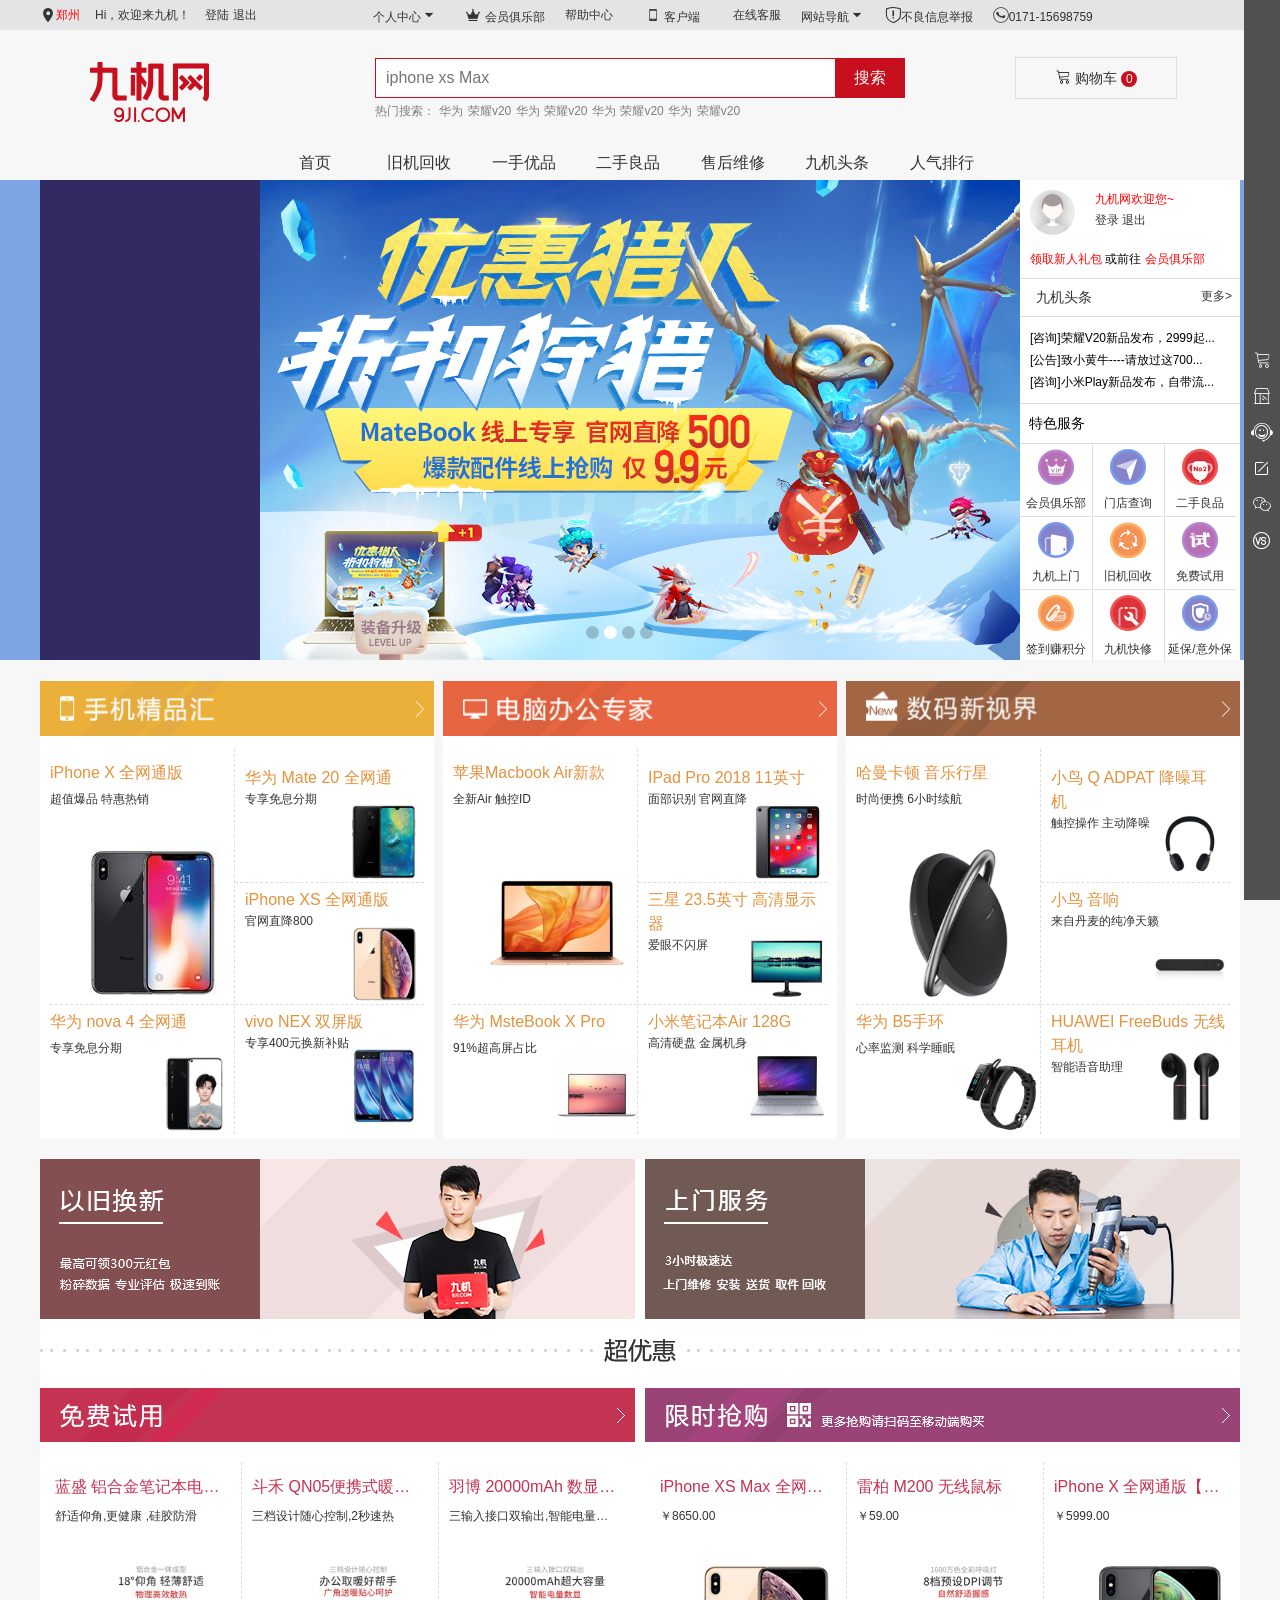
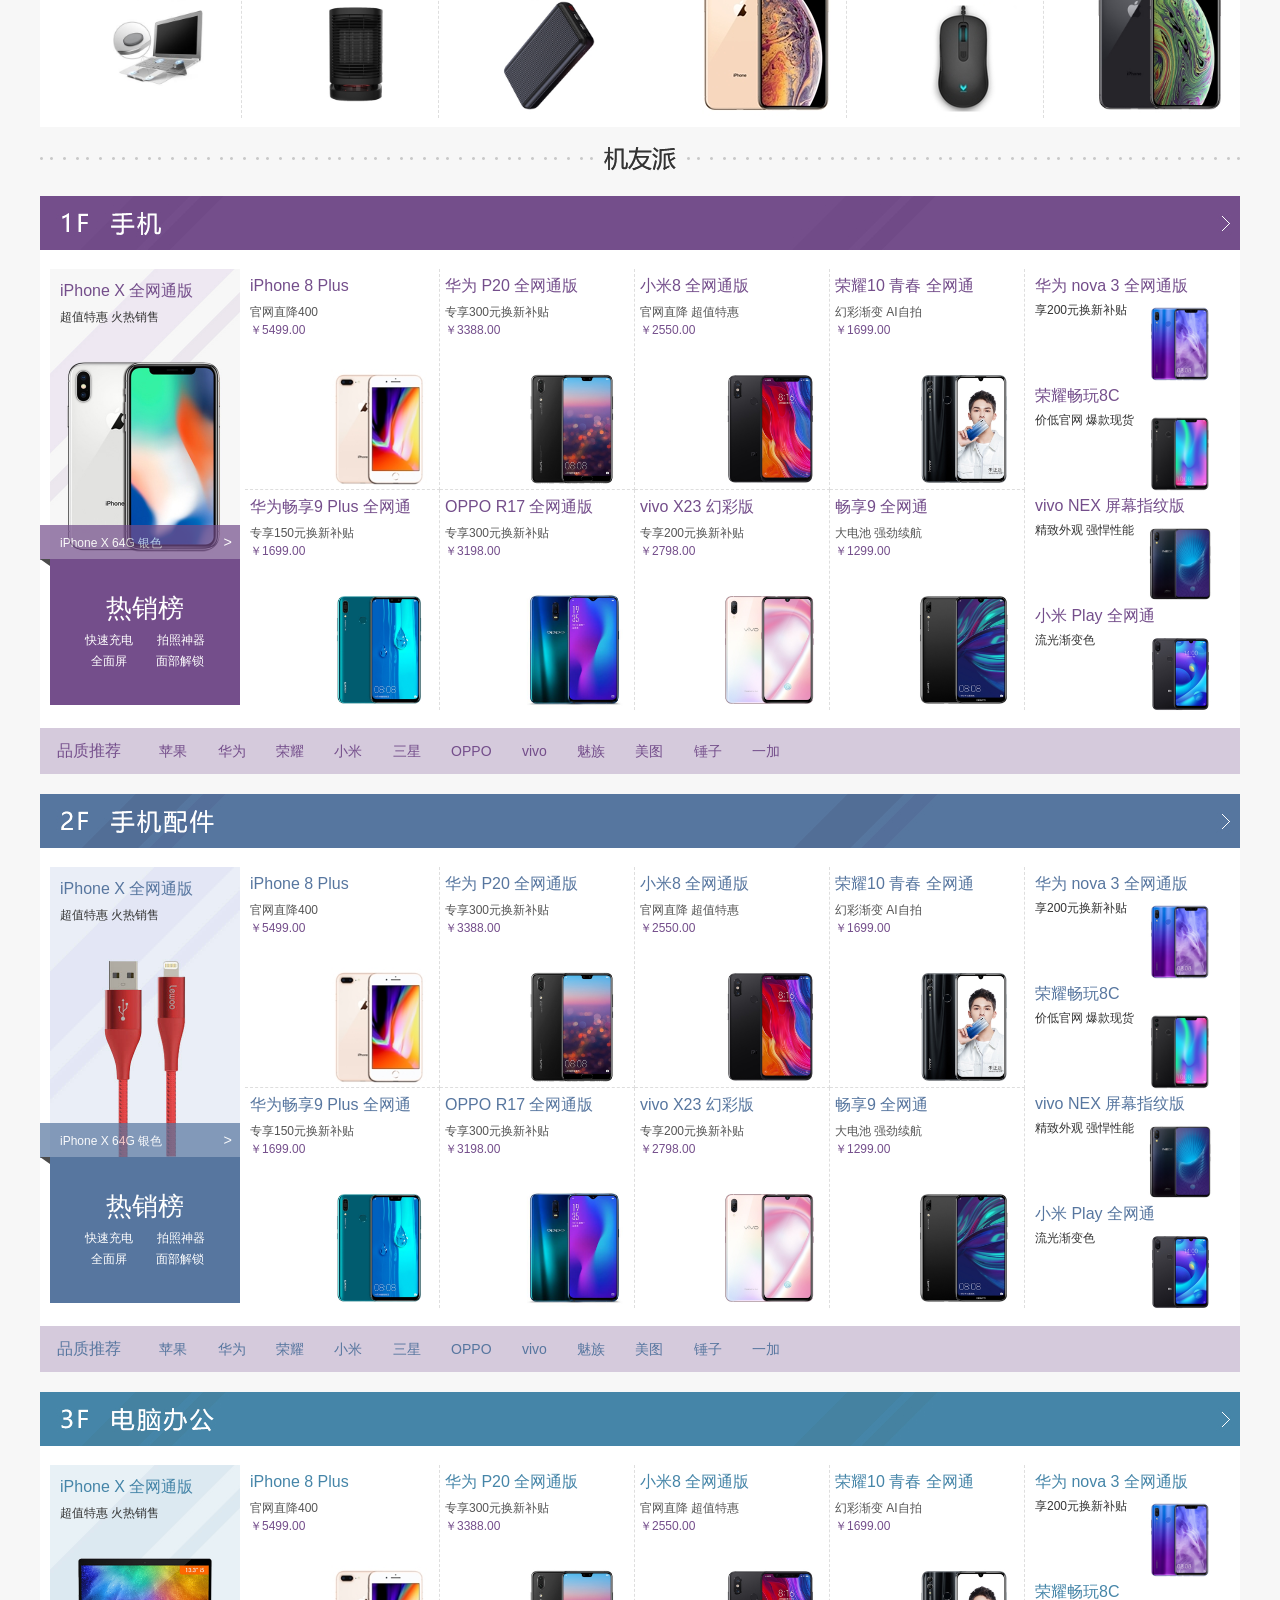
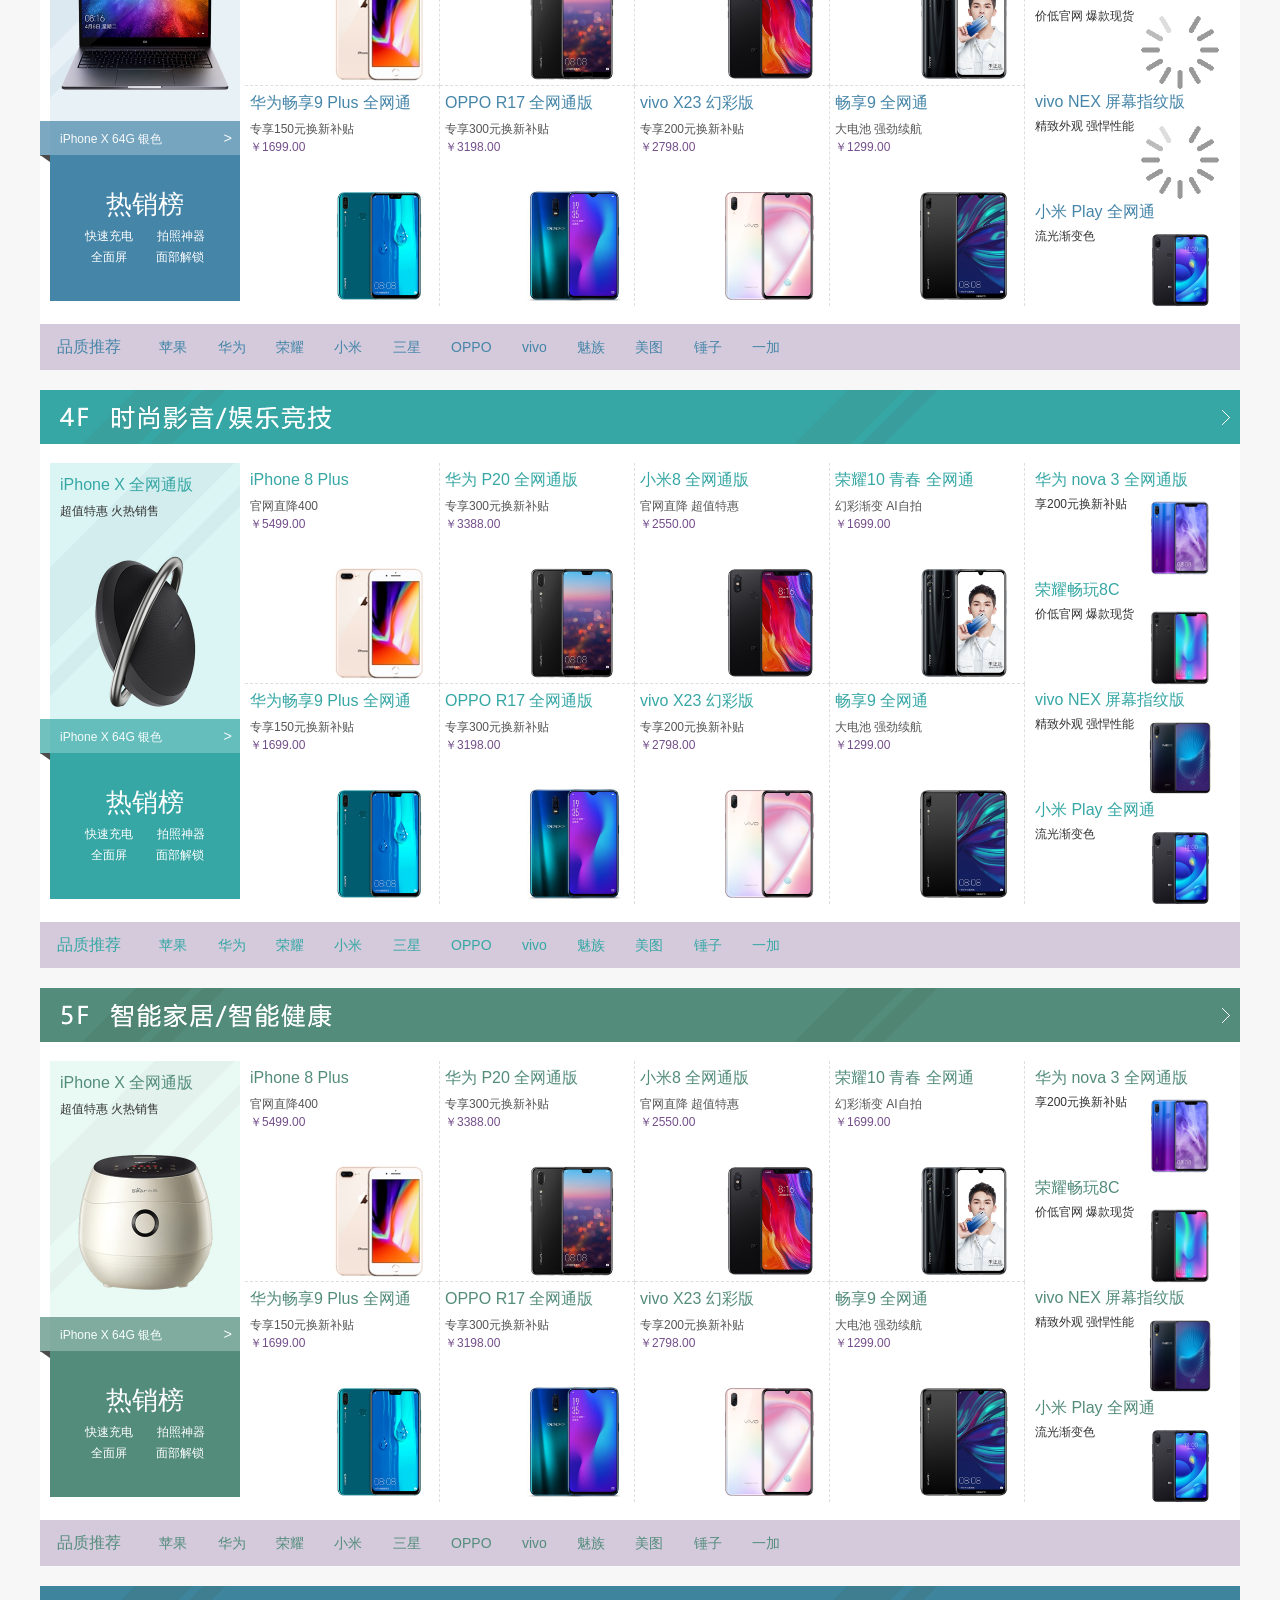
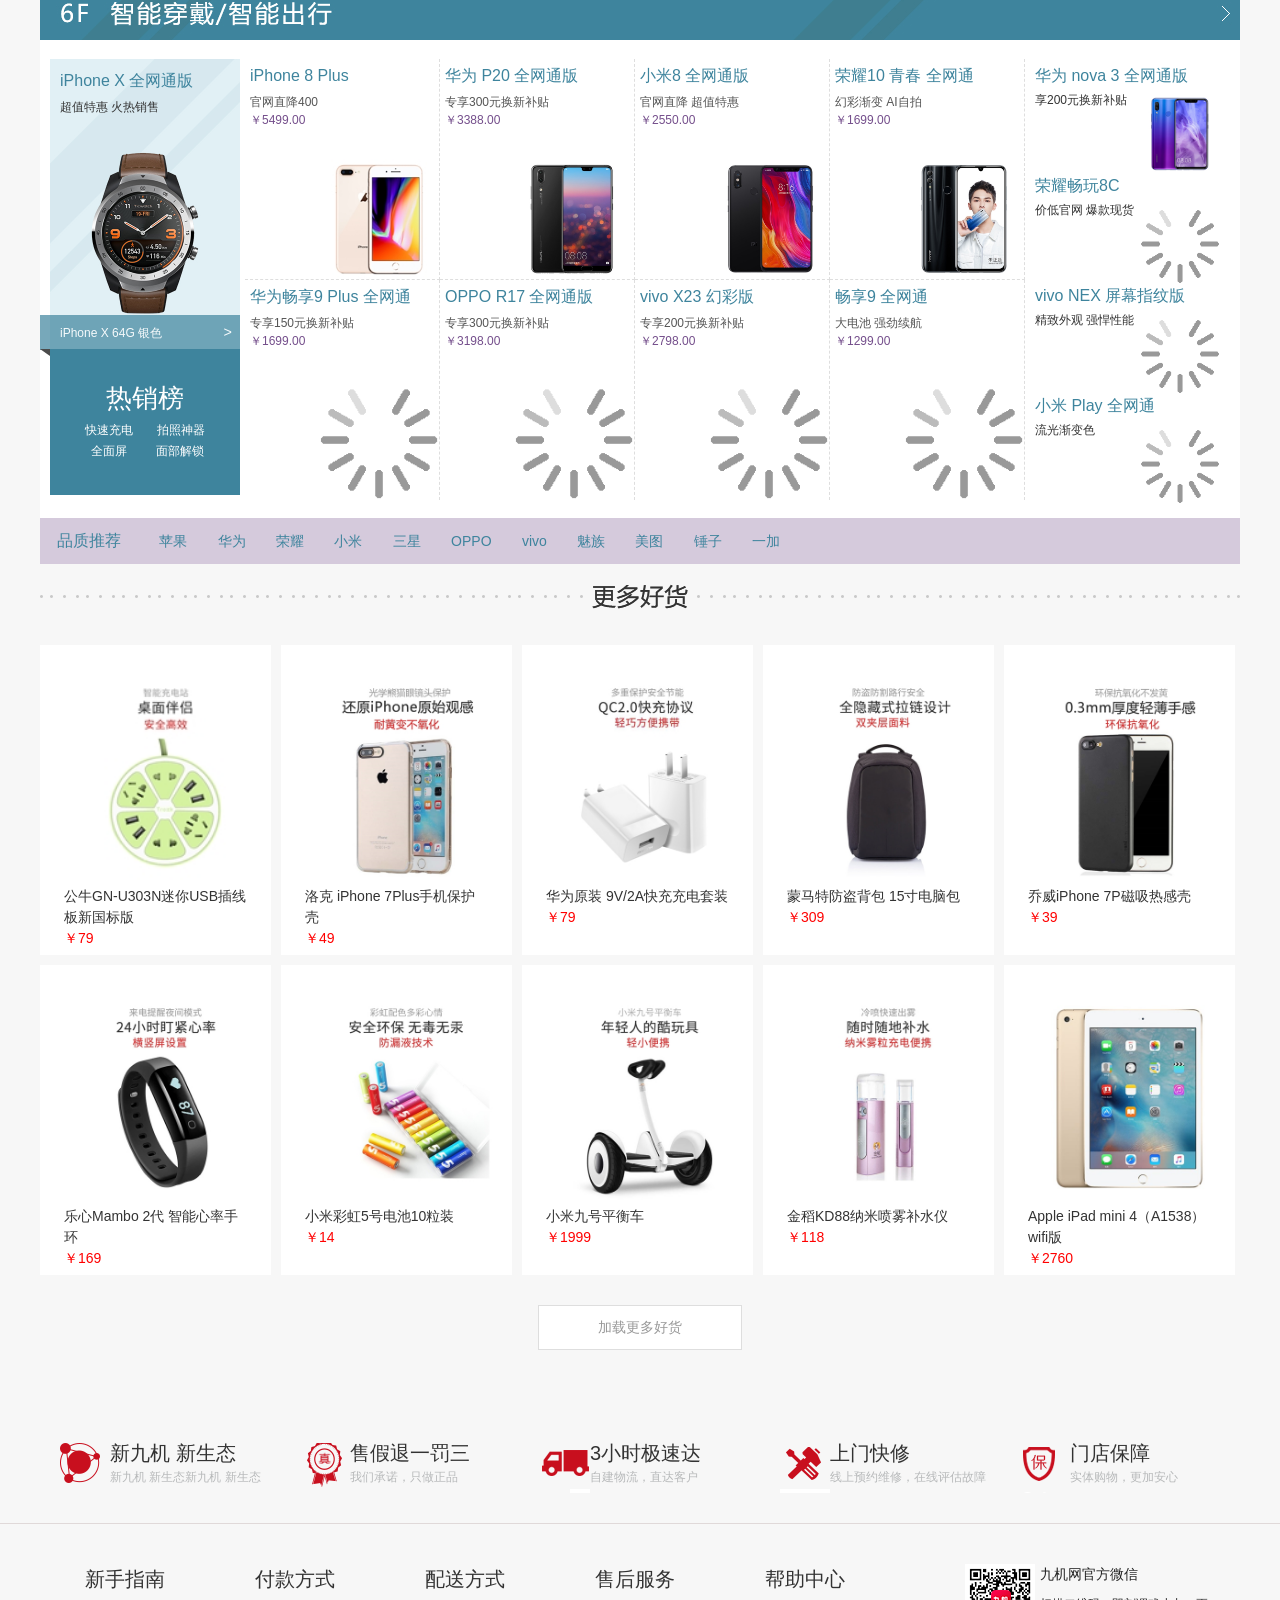
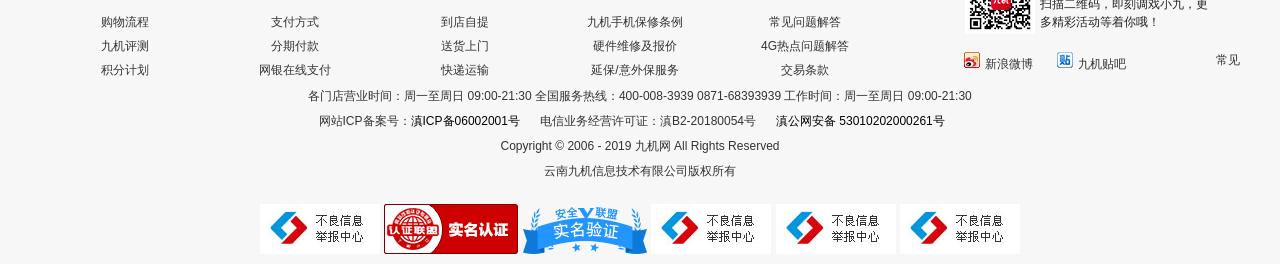
<file: index.html>
<!DOCTYPE html>
<html lang="en">

<head>
    <meta charset="UTF-8">
    <meta name="viewport" content="width=device-width, initial-scale=1.0">
    <meta http-equiv="X-UA-Compatible" content="ie=edge">
    <title>首页</title>
    <link rel="stylesheet" href="css/reset.css">
    <link rel="stylesheet" href="css/index1-header-bottom.css">
    <link rel="stylesheet" href="css/iconfont.css">
    <link rel="stylesheet" href="css/smallCar.css">
    <link rel="stylesheet" href="css/jquery.area.css">
    <link rel="stylesheet" href="css/index.css">
    <script src="js/jquery-1.8.3.min.js"></script>
</head>

<body>
    <!-- 头部开始 -->
    <div class="allheader">
        <div class="gheader">
            <div class="header-top">
                <div class="fl site">
                    <!-- 地址 -->
                    <div class="areaSelector">
                        <i class="iconfont icon-dizhi fl"></i>
                        <h3 class="address fl">郑州</h3>
                        <div class="area">
                            <!-- 这里的地址信息是动态读取的 -->
                        </div>
                    </div>

                    <script>
                        $(function () {
                            $('.area').area();
                        })
                    </script>
                    <!-- 地址结束 -->
                </div>
                <div class="site-choose">

                </div>
                <div class="fl welcom">
                    <span>Hi，欢迎来九机！</span>
                </div>
                <div class="fl glogin">
                    <a href="login.html" class="lo">登陆</a> <a href="reg.html" class="zhu">注册</a>
                </div>
                <div class="fl header-menu popup">
                    <a href="Member.html">个人中心<i class="iconfont icon-triangle-down"></i> </a>
                </div>
                <div class="perCenter perCenter1">
                    <a href="Member.html">
                        <h4>我的订单</h4>
                    </a>
                    <a href="Member.html">
                        <h4>我的积分</h4>
                    </a>
                    <a href="Member.html">
                        <h4>我的试用</h4>
                    </a>
                    <a href="Member.html">
                        <h4>我的收藏</h4>
                    </a>
                    <a href="Member.html">
                        <h4>我的咨询</h4>
                    </a>
                    <a href="Member.html">
                        <h4>我的优惠券</h4>
                    </a>
                    <a href="sale.html">
                        <h4>报修/退换货</h4>
                    </a>
                </div>
                <div class="fl header-menu">
                    <a href="point.html">
                        <i class="iconfont icon-huiyuan"></i> 会员俱乐部
                    </a>
                </div>
                <div class="fl header-menu">
                    <a href="novice.html">帮助中心</a>
                </div>
                <div class="fl header-menu popup client">
                    <a href="novice.html">
                        <i class="iconfont icon-shouji"></i> 客户端
                    </a>
                </div>
                <div class="client-down">
                    <ul>
                        <li>
                            <a href="novice.html"><img src="images/index-header/appdown.png" alt=""></a>
                            <h1>扫描二维码</h1>
                        </li>
                        <li>
                            <p><a href="novice.html">android </a></p>
                            <p><a href="novice.html">iphone </a></p>
                            <p><a href="novice.html">触屏版 </a></p>
                        </li>
                    </ul>
                </div>

                <div class="fl header-menu">
                    <a href="novice.html">在线客服</a>
                </div>
                <div class="fl header-menu gnav">
                    <a href="index.html">网站导航<i class="iconfont icon-triangle-down"></i></a>
                </div>
                <div class="gnav-list">
                    <div class="list">
                        <h1>九机特色</h1>
                        <ul class="fl">
                            <li>附近门店</li>
                            <li>免费贴膜</li>
                            <li>预约维修</li>
                            <li>九机小店</li>
                        </ul>
                        <ul class="fl">
                            <li>一手优品</li>
                            <li>旧机回收</li>
                            <li>预约快修</li>
                        </ul>
                    </div>
                    <!-- 第二列 -->
                    <div class="list">
                        <h1>服务集市</h1>
                        <ul class="fl">
                            <li>在线支付</li>
                            <li>品牌专区</li>
                            <li>帮助中心</li>
                            <li>会员俱乐部</li>
                        </ul>
                        <ul class="fl">
                            <li>话费充值</li>
                            <li>试用中心</li>
                            <li>九机服务</li>
                        </ul>
                    </div>
                    <!-- 第三列 -->
                    <div class="list">
                        <h1>招商合作</h1>
                        <ul class="fl">
                            <li>供应商申请</li>
                            <li>九机百科</li>

                        </ul>
                        <ul class="fl">
                            <li>IT服务</li>
                        </ul>
                    </div>
                    <!-- 第四列 -->
                    <div class="list">
                        <h1>更多精选</h1>
                        <ul class="fl">
                            <li>九机头条</li>
                        </ul>
                        <ul class="fl">
                            <li>人才招聘</li>

                        </ul>
                    </div>
                    <!-- 第五列 -->
                    <div class="list">
                        <h1>产品选择</h1>
                        <ul class="fl">
                            <li>手机</li>
                            <li>电脑周边</li>
                            <li>智能产品</li>
                        </ul>
                        <ul class="fl">
                            <li>手机配件</li>
                            <li>耳机音响</li>
                            <li>笔记本/电脑</li>

                        </ul>
                    </div>
                </div>
                <div class="fl header-menu">
                    <a href="novice.html">
                        <i class="iconfont icon-jubao"></i>不良信息举报
                    </a>
                </div>
                <div class="fl header-menu number">
                    <a href="novice.html">
                        <i class="iconfont icon-dianhua-copy"></i>0171-15698759
                    </a>
                </div>
                <div class="gCall">
                    <h1>输入手机号码并免费拨打：</h1>
                    <input type="text" class="phone-num">
                    <input type="submit" class="callbtn" value="拨打">
                </div>
            </div>
        </div>
        <!-- logo  搜索  购物车按钮 -->
        <div class="header-search">
            <div class="header-logo fl"></div>
            <div class="seach-cent fl">
                <input type="text" class="gseach" placeholder="iphone xs Max">
                <input type="submit" value="搜索" class="seach-btn">
                <ul class="SearchRes">
                </ul>
                <div class="hot-words">
                    <span> 热门搜索：</span>
                    <span> 华为</span>
                    <span> 荣耀v20</span>
                    <span> 华为</span>
                    <span> 荣耀v20</span>
                    <span> 华为</span>
                    <span> 荣耀v20</span>
                    <span> 华为</span>
                    <span> 荣耀v20</span>
                </div>

            </div>
            <div class="shop-cart fl">
                <i class="iconfont icon-tubiaozhizuomoban"></i>
                <a href="shopCar.html"> 购物车</a>
                <span>0</span>
            </div>
        </div>
        <!-- 一级菜单 -->
        <div class="level-menu">
            <div class="level-menu-s">
                <a href="index.html">
                    <span>首页</span>
                </a>
                <a href="tomtr.html">
                    <span>旧机回收</span>
                </a>
                <a href="superProdect.html">
                    <span>一手优品</span>
                </a>
                <a href="used.html">
                    <span>二手良品</span>
                </a>
                <a href="sale-problem.html" class="sh">
                    <span>售后维修</span>
                </a>
                <a href="nine.html" class="jjt">
                    <span>九机头条</span>
                </a>
                <a href="human.html">
                    <span>人气排行</span>
                </a>
            </div>

            <ul class="levser">
                <li>售后公告</li>
                <li>常见问题</li>
            </ul>
            <ul class="levsertwo">
                <li>行业咨询</li>
                <li>数码评测</li>
                <li>手机导购</li>
            </ul>

        </div>
        <!-- 头部结束 -->
    </div>

    <!-- banner...........nav -->
    <div class="banner">
        <div class="wrapper">
            <!-- 导航开始 -->

            <!-- 动态数据 -->
            <div class="ban-nav"></div>

            <!-- 静态数据 -->
            <!--<div class="ban-nav">
                <dl class="nav-list">
                    <dt class="ban-item-tit">
                        <i class="m1"></i>
                        <a href="#" title="手机通讯">手机通讯</a>
                    </dt>
                    <dd class="ban-item">
                        <a href="#">iPhone&nbsp;XS&nbsp;&nbsp;</a>
                        <a href="#">华为&nbsp;Mate&nbsp;20</a>
                    </dd>
                    <dd class="ban-item">
                        <a href="#">华为&nbsp;nova&nbsp;4&nbsp;&nbsp;</a>
                        <a href="#">iPhone&nbsp;X</a>
                    </dd>
                    <dd class="ban-subnav clearfix">
                        <ul class="ban-subnav-menu">
                            <li>
                                <h5>热门品牌</h5>
                                <a href="#">苹果</a>
                                <a href="#">华为</a>
                                <a href="#">荣耀</a>
                                <a href="#">小米</a>
                                <a href="#">OPPO</a>
                                <a href="#">vivo</a>
                                <a href="#">三星</a>
                                <a href="#">魅族</a>
                                <a href="#">美图</a>
                                <a href="#">一加</a>
                                <a href="#">锤子</a>
                                <a href="#">360</a>
                                <a href="#">努比亚</a>
                                <a href="#">全部手机</a>
                            </li>
                            <li>
                                <h5>价位</h5>
                                <a href="#">0-599</a>
                                <a href="#">600-999</a>
                                <a href="#">1000-1999</a>
                                <a href="#">2000-2999</a>
                                <a href="#">3000-3999</a>
                                <a href="#">4000-4999</a>
                                <a href="#">5000以上</a>
                            </li>
                            <li>
                                <h5>网络制式</h5>
                                <a href="#">全网通</a>
                                <a href="#">4G+全网通</a>
                                <a href="#">移动/联通双4G</a>
                                <a href="#">联通4G</a>
                                <a href="#">电信4G</a>
                            </li>
                            <li>
                                <h5>产品特点</h5>
                                <a href="#">屏幕指纹识别</a>
                                <a href="#">面部识别解锁</a>
                                <a href="#">全面屏</a>
                                <a href="#">拍照神器</a>
                                <a href="#">快速充电</a>
                                <a href="#">指纹识别</a>
                                <a href="#">双卡双待</a>
                                <a href="#">老人手机</a>
                            </li>
                            <li>
                                <h5>热销机型</h5>
                                <a href="#">iPhone&nbsp;XS&nbsp;Max</a>
                                <a href="#">华为&nbsp;Mate&nbsp;20</a>
                                <a href="#">iPhone&nbsp;XR</a>
                                <a href="#">荣耀8X</a>
                                <a href="#">iPhone&nbsp;X</a>
                                <a href="#">畅享9&nbsp;Plus</a>
                                <a href="#">OPPO&nbsp;R17</a>
                                <a href="#">华为&nbsp;P20</a>
                                <a href="#">三星&nbsp;Note9</a>
                                <a href="#">vivo&nbsp;x23</a>
                            </li>
                            <li>
                                <h5>售后维修</h5>
                                <a href="#">手机维修</a>
                                <a href="#">维修配件价格</a>
                                <a href="#">九机服务</a>
                                <a href="#">苹果电池快修</a>
                                <a href="#">苹果显示屏快修</a>
                            </li>
                        </ul>
                        <ul class="ban-subnav-img">
                            <li>
                                <img src="images/index/7f94e8be0e189a.jpg" alt="">
                            </li>
                            <li>
                                <img src="images/index/bot.png" alt="">
                            </li>
                        </ul>
                    </dd>
                </dl>
                <dl class="nav-list">
                    <dt class="ban-item-tit">
                        <i class="m2"></i>
                        <a href="#" title="手机通讯">手机通讯</a>
                    </dt>
                    <dd class="ban-item">
                        <a href="#">iPhone&nbsp;XS&nbsp;&nbsp;</a>
                        <a href="#">华为&nbsp;Mate&nbsp;20</a>
                    </dd>
                    <dd class="ban-item">
                        <a href="#">华为&nbsp;nova&nbsp;4&nbsp;&nbsp;</a>
                        <a href="#">iPhone&nbsp;X</a>
                    </dd>

                    <dd class="ban-subnav clearfix">
                        <ul class="ban-subnav-menu">
                            <li>
                                <h5>热门品牌</h5>
                                <a href="#">苹果</a>
                                <a href="#">华为</a>
                                <a href="#">荣耀</a>
                                <a href="#">小米</a>
                                <a href="#">OPPO</a>
                                <a href="#">vivo</a>
                                <a href="#">三星</a>
                                <a href="#">魅族</a>
                                <a href="#">美图</a>
                                <a href="#">一加</a>
                                <a href="#">锤子</a>
                                <a href="#">360</a>
                                <a href="#">努比亚</a>
                                <a href="#">全部手机</a>
                            </li>
                            <li>
                                <h5>价位</h5>
                                <a href="#">0-599</a>
                                <a href="#">600-999</a>
                                <a href="#">1000-1999</a>
                                <a href="#">2000-2999</a>
                                <a href="#">3000-3999</a>
                                <a href="#">4000-4999</a>
                                <a href="#">5000以上</a>
                            </li>
                            <li>
                                <h5>网络制式</h5>
                                <a href="#">全网通</a>
                                <a href="#">4G+全网通</a>
                                <a href="#">移动/联通双4G</a>
                                <a href="#">联通4G</a>
                                <a href="#">电信4G</a>
                            </li>
                            <li>
                                <h5>产品特点</h5>
                                <a href="#">屏幕指纹识别</a>
                                <a href="#">面部识别解锁</a>
                                <a href="#">全面屏</a>
                                <a href="#">拍照神器</a>
                                <a href="#">快速充电</a>
                                <a href="#">指纹识别</a>
                                <a href="#">双卡双待</a>
                                <a href="#">老人手机</a>
                            </li>
                            <li>
                                <h5>热销机型</h5>
                                <a href="#">iPhone&nbsp;XS&nbsp;Max</a>
                                <a href="#">华为&nbsp;Mate&nbsp;20</a>
                                <a href="#">iPhone&nbsp;XR</a>
                                <a href="#">荣耀8X</a>
                                <a href="#">iPhone&nbsp;X</a>
                                <a href="#">畅享9&nbsp;Plus</a>
                                <a href="#">OPPO&nbsp;R17</a>
                                <a href="#">华为&nbsp;P20</a>
                                <a href="#">三星&nbsp;Note9</a>
                                <a href="#">vivo&nbsp;x23</a>
                            </li>
                            <li>
                                <h5>售后维修</h5>
                                <a href="#">手机维修</a>
                                <a href="#">维修配件价格</a>
                                <a href="#">九机服务</a>
                                <a href="#">苹果电池快修</a>
                                <a href="#">苹果显示屏快修</a>
                            </li>
                        </ul>
                        <ul class="ban-subnav-img">
                            <li>
                                <img src="images/index/11.jpg" alt="">
                            </li>
                            <li>
                                <img src="images/index//12.jpg" alt="">
                            </li>
                        </ul>
                    </dd>
                </dl>
                <dl class="nav-list">
                    <dt class="ban-item-tit">
                        <i class="m3"></i>
                        <a href="#" title="手机通讯">手机通讯</a>
                    </dt>
                    <dd class="ban-item">
                        <a href="#">iPhone&nbsp;XS&nbsp;&nbsp;</a>
                        <a href="#">华为&nbsp;Mate&nbsp;20</a>
                    </dd>
                    <dd class="ban-item">
                        <a href="#">华为&nbsp;nova&nbsp;4&nbsp;&nbsp;</a>
                        <a href="#">iPhone&nbsp;X</a>
                    </dd>

                    <dd class="ban-subnav clearfix">
                        <ul class="ban-subnav-menu">
                            <li>
                                <h5>热门品牌</h5>
                                <a href="#">苹果</a>
                                <a href="#">华为</a>
                                <a href="#">荣耀</a>
                                <a href="#">小米</a>
                                <a href="#">OPPO</a>
                                <a href="#">vivo</a>
                                <a href="#">三星</a>
                                <a href="#">魅族</a>
                                <a href="#">美图</a>
                                <a href="#">一加</a>
                                <a href="#">锤子</a>
                                <a href="#">360</a>
                                <a href="#">努比亚</a>
                                <a href="#">全部手机</a>
                            </li>
                            <li>
                                <h5>价位</h5>
                                <a href="#">0-599</a>
                                <a href="#">600-999</a>
                                <a href="#">1000-1999</a>
                                <a href="#">2000-2999</a>
                                <a href="#">3000-3999</a>
                                <a href="#">4000-4999</a>
                                <a href="#">5000以上</a>
                            </li>
                            <li>
                                <h5>网络制式</h5>
                                <a href="#">全网通</a>
                                <a href="#">4G+全网通</a>
                                <a href="#">移动/联通双4G</a>
                                <a href="#">联通4G</a>
                                <a href="#">电信4G</a>
                            </li>
                            <li>
                                <h5>产品特点</h5>
                                <a href="#">屏幕指纹识别</a>
                                <a href="#">面部识别解锁</a>
                                <a href="#">全面屏</a>
                                <a href="#">拍照神器</a>
                                <a href="#">快速充电</a>
                                <a href="#">指纹识别</a>
                                <a href="#">双卡双待</a>
                                <a href="#">老人手机</a>
                            </li>
                            <li>
                                <h5>热销机型</h5>
                                <a href="#">iPhone&nbsp;XS&nbsp;Max</a>
                                <a href="#">华为&nbsp;Mate&nbsp;20</a>
                                <a href="#">iPhone&nbsp;XR</a>
                                <a href="#">荣耀8X</a>
                                <a href="#">iPhone&nbsp;X</a>
                                <a href="#">畅享9&nbsp;Plus</a>
                                <a href="#">OPPO&nbsp;R17</a>
                                <a href="#">华为&nbsp;P20</a>
                                <a href="#">三星&nbsp;Note9</a>
                                <a href="#">vivo&nbsp;x23</a>
                            </li>
                            <li>
                                <h5>售后维修</h5>
                                <a href="#">手机维修</a>
                                <a href="#">维修配件价格</a>
                                <a href="#">九机服务</a>
                                <a href="#">苹果电池快修</a>
                                <a href="#">苹果显示屏快修</a>
                            </li>
                        </ul>
                        <ul class="ban-subnav-img">
                            <li>
                                <img src="images/index/857a58263d855b.jpg" alt="">
                            </li>
                            <li>
                                <img src="images/index/14.jpg" alt="">
                            </li>
                        </ul>
                    </dd>
                </dl>
                <dl class="nav-list">
                    <dt class="ban-item-tit">
                        <i class="m4"></i>
                        <a href="#" title="手机通讯">手机通讯</a>
                    </dt>
                    <dd class="ban-item">
                        <a href="#">iPhone&nbsp;XS&nbsp;&nbsp;</a>
                        <a href="#">华为&nbsp;Mate&nbsp;20</a>
                    </dd>
                    <dd class="ban-item">
                        <a href="#">华为&nbsp;nova&nbsp;4&nbsp;&nbsp;</a>
                        <a href="#">iPhone&nbsp;X</a>
                    </dd>

                    <dd class="ban-subnav clearfix">
                        <ul class="ban-subnav-menu">
                            <li>
                                <h5>热门品牌</h5>
                                <a href="#">苹果</a>
                                <a href="#">华为</a>
                                <a href="#">荣耀</a>
                                <a href="#">小米</a>
                                <a href="#">OPPO</a>
                                <a href="#">vivo</a>
                                <a href="#">三星</a>
                                <a href="#">魅族</a>
                                <a href="#">美图</a>
                                <a href="#">一加</a>
                                <a href="#">锤子</a>
                                <a href="#">360</a>
                                <a href="#">努比亚</a>
                                <a href="#">全部手机</a>
                            </li>
                            <li>
                                <h5>价位</h5>
                                <a href="#">0-599</a>
                                <a href="#">600-999</a>
                                <a href="#">1000-1999</a>
                                <a href="#">2000-2999</a>
                                <a href="#">3000-3999</a>
                                <a href="#">4000-4999</a>
                                <a href="#">5000以上</a>
                            </li>
                            <li>
                                <h5>网络制式</h5>
                                <a href="#">全网通</a>
                                <a href="#">4G+全网通</a>
                                <a href="#">移动/联通双4G</a>
                                <a href="#">联通4G</a>
                                <a href="#">电信4G</a>
                            </li>
                            <li>
                                <h5>产品特点</h5>
                                <a href="#">屏幕指纹识别</a>
                                <a href="#">面部识别解锁</a>
                                <a href="#">全面屏</a>
                                <a href="#">拍照神器</a>
                                <a href="#">快速充电</a>
                                <a href="#">指纹识别</a>
                                <a href="#">双卡双待</a>
                                <a href="#">老人手机</a>
                            </li>
                            <li>
                                <h5>热销机型</h5>
                                <a href="#">iPhone&nbsp;XS&nbsp;Max</a>
                                <a href="#">华为&nbsp;Mate&nbsp;20</a>
                                <a href="#">iPhone&nbsp;XR</a>
                                <a href="#">荣耀8X</a>
                                <a href="#">iPhone&nbsp;X</a>
                                <a href="#">畅享9&nbsp;Plus</a>
                                <a href="#">OPPO&nbsp;R17</a>
                                <a href="#">华为&nbsp;P20</a>
                                <a href="#">三星&nbsp;Note9</a>
                                <a href="#">vivo&nbsp;x23</a>
                            </li>
                            <li>
                                <h5>售后维修</h5>
                                <a href="#">手机维修</a>
                                <a href="#">维修配件价格</a>
                                <a href="#">九机服务</a>
                                <a href="#">苹果电池快修</a>
                                <a href="#">苹果显示屏快修</a>
                            </li>
                        </ul>
                        <ul class="ban-subnav-img">
                            <li>
                                <img src="images/index/86fda52b2a12a2.jpg" alt="">
                            </li>
                            <li>
                                <img src="images/index/86fda149950efa.jpg" alt="">
                            </li>
                        </ul>
                    </dd>
                </dl>
                <dl class="nav-list">
                    <dt class="ban-item-tit">
                        <i class="m5"></i>
                        <a href="#" title="手机通讯">手机通讯</a>
                    </dt>
                    <dd class="ban-item">
                        <a href="#">iPhone&nbsp;XS&nbsp;&nbsp;</a>
                        <a href="#">华为&nbsp;Mate&nbsp;20</a>
                    </dd>
                    <dd class="ban-item">
                        <a href="#">华为&nbsp;nova&nbsp;4&nbsp;&nbsp;</a>
                        <a href="#">iPhone&nbsp;X</a>
                    </dd>

                    <dd class="ban-subnav clearfix">
                        <ul class="ban-subnav-menu">
                            <li>
                                <h5>热门品牌</h5>
                                <a href="#">苹果</a>
                                <a href="#">华为</a>
                                <a href="#">荣耀</a>
                                <a href="#">小米</a>
                                <a href="#">OPPO</a>
                                <a href="#">vivo</a>
                                <a href="#">三星</a>
                                <a href="#">魅族</a>
                                <a href="#">美图</a>
                                <a href="#">一加</a>
                                <a href="#">锤子</a>
                                <a href="#">360</a>
                                <a href="#">努比亚</a>
                                <a href="#">全部手机</a>
                            </li>
                            <li>
                                <h5>价位</h5>
                                <a href="#">0-599</a>
                                <a href="#">600-999</a>
                                <a href="#">1000-1999</a>
                                <a href="#">2000-2999</a>
                                <a href="#">3000-3999</a>
                                <a href="#">4000-4999</a>
                                <a href="#">5000以上</a>
                            </li>
                            <li>
                                <h5>网络制式</h5>
                                <a href="#">全网通</a>
                                <a href="#">4G+全网通</a>
                                <a href="#">移动/联通双4G</a>
                                <a href="#">联通4G</a>
                                <a href="#">电信4G</a>
                            </li>
                            <li>
                                <h5>产品特点</h5>
                                <a href="#">屏幕指纹识别</a>
                                <a href="#">面部识别解锁</a>
                                <a href="#">全面屏</a>
                                <a href="#">拍照神器</a>
                                <a href="#">快速充电</a>
                                <a href="#">指纹识别</a>
                                <a href="#">双卡双待</a>
                                <a href="#">老人手机</a>
                            </li>
                            <li>
                                <h5>热销机型</h5>
                                <a href="#">iPhone&nbsp;XS&nbsp;Max</a>
                                <a href="#">华为&nbsp;Mate&nbsp;20</a>
                                <a href="#">iPhone&nbsp;XR</a>
                                <a href="#">荣耀8X</a>
                                <a href="#">iPhone&nbsp;X</a>
                                <a href="#">畅享9&nbsp;Plus</a>
                                <a href="#">OPPO&nbsp;R17</a>
                                <a href="#">华为&nbsp;P20</a>
                                <a href="#">三星&nbsp;Note9</a>
                                <a href="#">vivo&nbsp;x23</a>
                            </li>
                            <li>
                                <h5>售后维修</h5>
                                <a href="#">手机维修</a>
                                <a href="#">维修配件价格</a>
                                <a href="#">九机服务</a>
                                <a href="#">苹果电池快修</a>
                                <a href="#">苹果显示屏快修</a>
                            </li>
                        </ul>
                        <ul class="ban-subnav-img">
                            <li>
                                <img src="images/index/83e7c94021c4a5.jpg" alt="">
                            </li>
                            <li>
                                <img src="images/index/8342740cfb447d.jpg" alt="">
                            </li>
                        </ul>
                    </dd>
                </dl>
                <dl class="nav-list">
                    <dt class="ban-item-tit">
                        <i class="m6"></i>
                        <a href="#" title="手机通讯">手机通讯</a>
                    </dt>
                    <dd class="ban-item">
                        <a href="#">iPhone&nbsp;XS&nbsp;&nbsp;</a>
                        <a href="#">华为&nbsp;Mate&nbsp;20</a>
                    </dd>
                    <dd class="ban-item">
                        <a href="#">华为&nbsp;nova&nbsp;4&nbsp;&nbsp;</a>
                        <a href="#">iPhone&nbsp;X</a>
                    </dd>

                    <dd class="ban-subnav clearfix">
                        <ul class="ban-subnav-menu">
                            <li>
                                <h5>热门品牌</h5>
                                <a href="#">苹果</a>
                                <a href="#">华为</a>
                                <a href="#">荣耀</a>
                                <a href="#">小米</a>
                                <a href="#">OPPO</a>
                                <a href="#">vivo</a>
                                <a href="#">三星</a>
                                <a href="#">魅族</a>
                                <a href="#">美图</a>
                                <a href="#">一加</a>
                                <a href="#">锤子</a>
                                <a href="#">360</a>
                                <a href="#">努比亚</a>
                                <a href="#">全部手机</a>
                            </li>
                            <li>
                                <h5>价位</h5>
                                <a href="#">0-599</a>
                                <a href="#">600-999</a>
                                <a href="#">1000-1999</a>
                                <a href="#">2000-2999</a>
                                <a href="#">3000-3999</a>
                                <a href="#">4000-4999</a>
                                <a href="#">5000以上</a>
                            </li>
                            <li>
                                <h5>网络制式</h5>
                                <a href="#">全网通</a>
                                <a href="#">4G+全网通</a>
                                <a href="#">移动/联通双4G</a>
                                <a href="#">联通4G</a>
                                <a href="#">电信4G</a>
                            </li>
                            <li>
                                <h5>产品特点</h5>
                                <a href="#">屏幕指纹识别</a>
                                <a href="#">面部识别解锁</a>
                                <a href="#">全面屏</a>
                                <a href="#">拍照神器</a>
                                <a href="#">快速充电</a>
                                <a href="#">指纹识别</a>
                                <a href="#">双卡双待</a>
                                <a href="#">老人手机</a>
                            </li>
                            <li>
                                <h5>热销机型</h5>
                                <a href="#">iPhone&nbsp;XS&nbsp;Max</a>
                                <a href="#">华为&nbsp;Mate&nbsp;20</a>
                                <a href="#">iPhone&nbsp;XR</a>
                                <a href="#">荣耀8X</a>
                                <a href="#">iPhone&nbsp;X</a>
                                <a href="#">畅享9&nbsp;Plus</a>
                                <a href="#">OPPO&nbsp;R17</a>
                                <a href="#">华为&nbsp;P20</a>
                                <a href="#">三星&nbsp;Note9</a>
                                <a href="#">vivo&nbsp;x23</a>
                            </li>
                            <li>
                                <h5>售后维修</h5>
                                <a href="#">手机维修</a>
                                <a href="#">维修配件价格</a>
                                <a href="#">九机服务</a>
                                <a href="#">苹果电池快修</a>
                                <a href="#">苹果显示屏快修</a>
                            </li>
                        </ul>
                        <ul class="ban-subnav-img">
                            <li>
                                <img src="images/index/18.jpg" alt="">
                            </li>
                            <li>
                                <img src="images/index/19.jpg" alt="">
                            </li>
                        </ul>
                    </dd>
                </dl>
            </div>-->

            <!-- 导航结束 -->

            <!-- 轮播图 -->
            <div class="ban-slideshow">
                <ol class="slide-pic">
                    <li>
                        <a href="mate20.html">
                            <img src="images/index/20181229220615_7589.jpg" alt="">
                        </a>
                    </li>
                    <li>
                        <a href="mate20.html">
                            <img src="images/index/20190102093751_6271.jpg" alt="">
                        </a>
                    </li>
                    <li>
                        <a href="mate20.html">
                            <img src="images/index/20181225100119_9488.jpg" alt="">
                        </a>
                    </li>
                    <li>
                        <a href="mate20.html">
                            <img src="images/index/20190102093430_4647.jpg" alt="">
                        </a>
                    </li>
                </ol>
                <ul class="dot clearfix">
                    <li></li>
                    <li></li>
                    <li></li>
                    <li></li>
                </ul>
                <div class="btn-next"></div>
                <div class="btn-prev"></div>
            </div>
            <!-- 特色服务 -->
            <div class="ban-serve">
                <!-- 登录 -->
                <ol class="serve-login">
                    <li>
                        <a href="login.html">
                            <img src="images/index/usericon.png" alt="">
                        </a>
                    </li>
                    <li>
                        <h6>九机网欢迎您~</h6>
                        <a href="login.html" id="denglu">登录</a>
                        <a href="reg.html" id="zhuce">注册</a>
                    </li>
                </ol>
                <!-- 活动链接 -->
                <p class="serve-gift">
                    <a href="point.html" class="mar-10">领取新人礼包</a>
                    <span>或前往</span>
                    <a href="point.html">会员俱乐部</a>
                </p>
                <div class="serve-headline clearfix">
                    <h5>
                        <a href="nine.html">九机头条</a>
                    </h5>
                    <a href="nine.html">更多></a>
                </div>
                <!-- 公告 -->
                <div class="serve-notice">
                    <a href="newiphone.html">
                        <p>[咨询]荣耀V20新品发布，2999起...</p>
                    </a>
                    <a href="newiphone.html">
                        <p>[公告]致小黄牛----请放过这700...</p>
                    </a>
                    <a href="newiphone.html">
                        <p>[咨询]小米Play新品发布，自带流...</p>
                    </a>
                </div>
                <!-- 特色服务 -->
                <div class="serve-menu">
                    <h5>特色服务</h5>
                    <a href="point.html" class="l-bor">
                        <i class="m1"></i>
                        <br>
                        <span>会员俱乐部</span>
                    </a>
                    <a href="novice.html">
                        <i class="m2"></i><br>
                        <span>门店查询</span>
                    </a>
                    <a href="used.html">
                        <i class="m3"></i><br>
                        <span>二手良品</span>
                    </a>
                    <a href="sale.html" class="l-bor">
                        <i class="m4"></i><br>
                        <span>九机上门</span>
                    </a>
                    <a href="tomtr.html">
                        <i class="m5"></i><br>
                        <span>旧机回收</span>
                    </a>
                    <a href="trial.html">
                        <i class="m6"></i><br>
                        <span>免费试用</span>
                    </a>
                    <a href="point.html" class="l-bor b-bor">
                        <i class="m7"></i><br>
                        <span>签到赚积分</span>
                    </a>
                    <a href="sale.html" class="b-bor">
                        <i class="m8"></i><br>
                        <span>九机快修</span>
                    </a>
                    <a href="safeguard.html" class="b-bor">
                        <i class="m9"></i><br>
                        <span>延保/意外保</span>
                    </a>
                </div>
            </div>
        </div>
    </div>

    <!-- 精品推荐 -->
    <div class="wrapper f-bg">
        <!-- 精品推荐 -->
        <div class="boutique wrapper">
            <!-- 手机精品汇 -->
            <div class="column-menu clearfix m1">
                <div class="column-title">
                    <a href="commodity.html">
                        <img src="images/index/211aad974c7efe.png" alt="">
                    </a>
                </div>
                <!-- /* column-list1 */ -->
                <ul class="column-list1">
                    <li>
                        <a href="mate20.html">
                            <div class="title">
                                <h4>iPhone&nbsp;X&nbsp;全网通版</h4>
                                <h6>
                                    超值爆品&nbsp;特惠热销
                                </h6>
                            </div>
                            <img src="images/index/20180802145103988.jpg" class="img-1">
                        </a>
                    </li>
                    <li class="last">
                        <a href="mate20.html">
                            <div class="title">
                                <h4>华为&nbsp;nova&nbsp;4&nbsp;全网通</h4>
                                <p>专享免息分期</p>
                            </div>
                            <img src="images/index/2018121715360587.jpg">
                        </a>
                    </li>
                </ul>
                <!-- column-list2 -->
                <ul class="column-list2">
                    <li>
                        <a href="mate20.html">
                            <div class="title">
                                <h4>华为&nbsp;Mate&nbsp;20&nbsp;全网通</h4>
                                <h6>
                                    专享免息分期
                                </h6>
                            </div>
                            <img src="images/index/2018101714480835.jpg" alt="">
                        </a>
                    </li>
                    <li>
                        <a href="mate20.html">
                            <div class="title">
                                <h4>iPhone&nbsp;XS&nbsp;全网通版</h4>
                                <h6>官网直降800</h6>
                            </div>
                            <img src="images/index/20180913060744616.jpg" alt="">
                        </a>
                    </li>
                    <li class="last">
                        <a href="mate20.html">
                            <div class="title">
                                <h4>vivo&nbsp;NEX&nbsp;双屏版</h4>
                                <h6>专享400元换新补贴</h6>
                            </div>
                            <img src="images/index/20181211203711288.jpg" alt="">
                        </a>
                    </li>
                </ul>
            </div>
            <!-- 电脑办公专家 -->
            <div class="column-menu clearfix m2">
                <div class="column-title">
                    <a href="commodity.html">
                        <img src="images/index/212d7796645a0d.png" alt="">
                    </a>
                </div>
                <!-- /* column-list1 */ -->
                <ul class="column-list1">
                    <li>
                        <a href="mate20.html">
                            <div class="title">
                                <h4>苹果Macbook&nbsp;Air新款</h4>
                                <h6>
                                    全新Air&nbsp;触控ID
                                </h6>
                            </div>
                            <img src="images/index/20181031094556588.jpg" class="img-1">
                            <a>
                    </li>
                    <li class="last">
                        <a href="mate20.html">
                            <div class="title">
                                <h4>华为&nbsp;MsteBook&nbsp;X&nbsp;Pro</h4>
                                <p>91%超高屏占比</p>
                            </div>
                            <img src="images/index/20180412180739380.jpg">
                            <a>
                    </li>
                </ul>
                <!-- column-list2 -->
                <ul class="column-list2">
                    <li>
                        <a href="mate20.html">
                            <div class="title">
                                <h4>IPad&nbsp;Pro&nbsp;2018&nbsp;11英寸</h4>
                                <h6>
                                    面部识别&nbsp;官网直降
                                </h6>
                            </div>
                            <img src="images/index/2018103100151194.jpg" alt="">
                            <a>
                    </li>
                    <li>
                        <a href="mate20.html">
                            <div class="title">
                                <h4>三星&nbsp;23.5英寸&nbsp;高清显示<br>
                                    器</h4>
                                <h6>
                                    爱眼不闪屏
                                </h6>
                            </div>
                            <img src="images/index/20181024175356195.jpg" alt="">
                            <a>
                    </li>
                    <li class="last">
                        <a href="mate20.html">
                            <div>
                                <h4>小米笔记本Air&nbsp;128G</h4>
                                <h6>
                                    高清硬盘&nbsp;金属机身
                                </h6>
                            </div>
                            <img src="images/index/20170517140040657.jpg" alt="">
                            <a>
                    </li>
                </ul>
            </div>
            <!-- 数码新视界 -->
            <div class="column-menu clearfix m3">
                <div class="column-title">
                    <a href="commodity.html">
                        <img src="images/index/22a299beefd026.png" alt="">
                    </a>
                </div>
                <!-- /* column-list1 */ -->
                <ul class="column-list1">
                    <li class="first">
                        <a href="mate20.html">
                            <div>
                                <h4>哈曼卡顿&nbsp;音乐行星</h4>
                                <h6>
                                    时尚便携&nbsp;6小时续航
                                </h6>
                            </div>
                            <img src="images/index/20181219094625460.jpg" class="img-1">
                        </a>
                    </li>
                    <li class="last">
                        <a href="mate20.html">
                            <div>
                                <h4>华为&nbsp;B5手环</h4>
                                <h6>心率监测&nbsp;科学睡眠</h6>
                            </div>
                            <img src="images/index/20180712185929937.jpg">
                        </a>
                    </li>
                </ul>
                <!-- column-list2 -->
                <ul class="column-list2">
                    <li>
                        <a href="mate20.html">
                            <div>
                                <h4>小鸟&nbsp;Q&nbsp;ADPAT&nbsp;降噪耳<br>
                                    机</h4>
                                <h6>
                                    触控操作&nbsp;主动降噪
                                </h6>
                            </div>
                            <img src="images/index/20181220110929123.jpg" alt="">
                        </a>
                    </li>
                    <li>
                        <a href="mate20.html">
                            <div>
                                <h4>小鸟&nbsp;音响</h4>
                                <h6>
                                    来自丹麦的纯净天籁
                                </h6>
                            </div>
                            <img src="images/index/20181218121704943.jpg" alt="">
                        </a>
                    </li>
                    <li class="last">
                        <a class="last">
                            <div>
                                <h4>HUAWEI&nbsp;FreeBuds&nbsp;无线<br>
                                    耳机
                                </h4>
                                <h6>
                                    智能语音助理
                                </h6>
                            </div>
                            <img src="images/index/20181220170406300.jpg" alt="">
                        </a>
                    </li>
                </ul>
            </div>
        </div>
    </div>

    <!-- 楼层 -->
    <div class="wrapper f-bg main">
        <!-- floor-0 -->
        <div class="floor-0 phone">
            <!-- 售后板块 -->
            <div class="after-serve clearfix">
                <div class="serve s1">
                    <a href="tomtr.html">
                        <img src="images/index/66.gif" data-original="images/index/27abaa3c492890.png">
                        <div class="serve-tip">
                            <img src="images/index/66.gif" data-original="images/index/6c74a18e8e16bf.png">
                        </div>
                    </a>
                </div>
                <div class="serve">
                    <a href="sale.html">
                        <img src="images/index/66.gif" data-original="images/index/3048084a4528ed.png">
                        <div class="serve-tip">
                            <img src="images/index/66.gif" data-original="images/index/2cc1f3418c728c.png">
                        </div>
                    </a>
                </div>
            </div>
            <!-- 超优惠title -->
            <h2 class=" discounts-title">
                <img src="images/index/66.gif" data-original="images/index/chaoyouhui.png">
            </h2>
            <!-- 超优惠 -->
            <div class="discounts">
                <!-- 免费试用  -->
                <div class="trial">
                    <div class="trial-title">
                        <a href="trial.html">
                            <img src="images/index/66.gif" data-original="images/index/212fab22cd9c2c.png">
                        </a>
                    </div>
                    <div class="trial-list">
                        <ul class="trial-ul">
                            <li>
                                <a href="trial.html">
                                    <div>
                                        <h3>蓝盛 铝合金笔记本电脑支架</h3>
                                        <p>舒适仰角,更健康 ,硅胶防滑</p>
                                    </div>
                                    <img src="images/index/66.gif" data-original="images/index/20181210112605644.jpg">
                                </a>
                            </li>
                            <li>
                                <a href="trial.html">
                                    <div class="diy-tip">
                                        <h3 class="ellipsis">斗禾 QN05便携式暖风机</h3>
                                        <p class="ellipsis">三档设计随心控制,2秒速热</p>
                                    </div>
                                    <img src="images/index/66.gif" data-original="images/index/20181025164445212.jpg">
                                </a>
                            </li>
                            <li>
                                <a href="trial.html">
                                    <div class="diy-tip">
                                        <h3 class="ellipsis">羽博 20000mAh 数显移动电源</h3>
                                        <p class="ellipsis">三输入接口双输出,智能电量数显</p>
                                    </div>
                                    <img src="images/index/66.gif" data-original="images/index/20181129185748340.jpg">
                                </a>
                            </li>
                            <li>
                                <a href="trial.html">
                                    <div class="diy-tip">
                                        <h3 class="ellipsis">罗技 LINE FRIENDS 无线鼠标</h3>
                                        <p class="ellipsis">光学追踪 小巧设计</p>
                                    </div>
                                    <img src="images/index/66.gif" data-original="images/index/20180918171008201.jpg">
                                </a>
                            </li>
                            <li class="clone">
                                <a href="trial.html">
                                    <div class="diy-tip">
                                        <h3 class="ellipsis">蓝盛 铝合金笔记本电脑支架</h3>
                                        <p class="ellipsis">舒适仰角,更健康 ,硅胶防滑</p>
                                    </div>
                                    <img src="images/index/66.gif" data-original="images/index/20181210112605644.jpg">
                                </a>
                            </li>
                        </ul>
                    </div>
                </div>
                <!-- 限时抢购 -->
                <div class="trial t2">
                    <div class="trial-title">
                        <a href="superProdect.html">
                            <img src="images/index/66.gif" data-original="images/index/227080d3766607.png">
                        </a>
                    </div>
                    <ol class="trial-list">
                        <li>
                            <a href="superProdect.html">
                                <h3>iPhone XS Max 全网通版【64GB 灰色 】</h3>
                                <p>￥8650.00</p>
                                <img src="images/index/66.gif" data-original="images/index/20181112161914466.jpg">
                            </a>
                        </li>
                        <li>
                            <a href="superProdect.html">
                                <div>
                                    <h3>雷柏 M200 无线鼠标</h3>
                                    <p>￥59.00</p>
                                </div>
                                <img src="images/index/66.gif" data-original="images/index/20180425132429307.jpg">
                            </a>
                        </li>
                        <li>
                            <a href="superProdect.html">
                                <div>
                                    <h3>iPhone X 全网通版【深空灰色 64GB 】</h3>
                                    <p>￥5999.00</p>
                                </div>
                                <img src="images/index/66.gif" data-original="images/index/20180913060741768.jpg">
                            </a>
                        </li>
                    </ol>
                </div>
            </div>
            <div class="phone-title">
                <img src="images/index/66.gif" data-original="images/index/jiyoupai.png">
            </div>
        </div>
        <!-- 机友派 -->
        <!--phone floor-1 -->
        <div class="floor-1 phone">
            <!-- floor-1  图片 -->
            <div class="floor-1-img">
                <img src="images/index/66.gif" data-original="images/index/212fbc0c0136e5.png">
            </div>
            <div class="floor-main">
                <!-- 热销榜 -->
                <div class="leftAD">
                    <a href="mate20.html">
                        <div class="imgbox">
                            <img src="images/index/66.gif" data-original="images/index/4ecc12262a5784.png">
                        </div>
                        <div class="diy-tip">
                            <h3>iPhone X 全网通版</h3>
                            <p>超值特惠 火热销售</p>
                        </div>
                    </a>
                    <a href="mate20.html" class="textAD">
                        <span>iPhone X 64G 银色</span>
                        <big>&gt;</big>
                    </a>
                    <div class="bottomAD">
                        <dl>
                            <dt>热销榜</dt>
                            <dd>
                                <a href="mate20.html">快速充电</a>
                                <a href="mate20.html" class="ml-20">拍照神器</a>
                            </dd>
                            <dd>
                                <a href="mate20.html" class="ml-19">全面屏</a>
                                <a href="mate20.html">面部解锁</a>
                            </dd>
                        </dl>
                    </div>
                </div>
                <!-- phone列表 -->
                <div class="shop-list clearfix">
                    <ul>
                        <li>
                            <a href="mate20.html" class="anim-left">
                                <img src="images/index/66.gif" data-original="images/index/20180328153429336.jpg">
                                <div class="diy-tip">
                                    <h3>iPhone 8 Plus</h3>
                                    <p>官网直降400</p>
                                    <div class="get-price">￥5499.00</div>
                                </div>
                            </a>
                        </li>

                        <li>
                            <a href="mate20.html" class="anim-left">
                                <img src="images/index/66.gif" data-original="images/index/20180328011141270.jpg">
                                <div class="diy-tip">
                                    <h3>华为 P20 全网通版</h3>
                                    <p>专享300元换新补贴</p>
                                    <div class="get-price">￥3388.00</div>
                                </div>
                            </a>
                        </li>

                        <li>
                            <a href="mate20.html" class="anim-left">
                                <img src="images/index/66.gif" data-original="images/index/2018053116323677.jpg">
                                <div class="diy-tip">
                                    <h3>小米8 全网通版</h3>
                                    <p>官网直降 超值特惠</p>
                                    <div class="get-price">￥2550.00</div>
                                </div>
                            </a>
                        </li>

                        <li>
                            <a href="mate20.html" class="anim-left">
                                <img src="images/index/66.gif" data-original="images/index/20181121100840938.jpg">
                                <div class="diy-tip">
                                    <h3>荣耀10 青春 全网通</h3>
                                    <p>幻彩渐变 AI自拍</p>
                                    <div class="get-price">￥1699.00</div>
                                </div>
                            </a>
                        </li>

                        <li class="bot">
                            <a href="mate20.html" class="anim-left">
                                <img src="images/index/66.gif" data-original="images/index/20181015160042290.jpg">
                                <div class="diy-tip">
                                    <h3>华为畅享9 Plus 全网通</h3>
                                    <p>专享150元换新补贴</p>
                                    <div class="get-price">￥1699.00</div>
                                </div>
                            </a>
                        </li>

                        <li class="bot">
                            <a href="mate20.html" class="anim-left">
                                <img src="images/index/66.gif" data-original="images/index/2018082914393558.jpg">
                                <div class="diy-tip">
                                    <h3>OPPO R17 全网通版</h3>
                                    <p>专享300元换新补贴</p>
                                    <div class="get-price">￥3198.00</div>
                                </div>
                            </a>
                        </li>

                        <li class="bot">
                            <a href="mate20.html" class="anim-left">
                                <img src="images/index/66.gif" data-original="images/index/2018111609465792.jpg">
                                <div class="diy-tip">
                                    <h3>vivo X23 幻彩版</h3>
                                    <p>专享200元换新补贴</p>
                                    <div class="get-price">￥2798.00</div>
                                </div>
                            </a>
                        </li>

                        <li class="bot">
                            <a href="mate20.html" class="anim-left">
                                <img src="images/index/66.gif" data-original="images/index/20181210104326382.jpg">
                                <div class="diy-tip">
                                    <h3>畅享9 全网通</h3>
                                    <p>大电池 强劲续航</p>
                                    <div class="get-price">￥1299.00</div>
                                </div>
                            </a>
                        </li>

                    </ul>
                </div>
                <!-- 右list -->
                <div class="rightAD">
                    <a href="mate20.html" class="anim-left">
                        <img data-src="408" src="images/index/20180711100244483.jpg">
                        <div class="diy-tip">
                            <h3>华为 nova 3 全网通版</h3>
                            <p>享200元换新补贴</p>
                        </div>
                    </a>

                    <a href="mate20.html" class="anim-left">
                        <img src="images/index/66.gif" data-original="images/index/20181008150131942.jpg">
                        <div class="diy-tip">
                            <h3>荣耀畅玩8C</h3>
                            <p>价低官网 爆款现货</p>
                        </div>
                    </a>

                    <a href="mate20.html" class="anim-left">
                        <img src="images/index/66.gif" data-original="images/index/20180612215923346.jpg">
                        <div class="diy-tip">
                            <h3>vivo NEX 屏幕指纹版</h3>
                            <p>精致外观 强悍性能</p>
                        </div>
                    </a>

                    <a href="mate20.html" class="anim-left">
                        <img src="images/index/66.gif" data-original="images/index/20181224154142976.jpg">
                        <div class="diy-tip">
                            <h3>小米 Play 全网通</h3>
                            <p>流光渐变色</p>
                        </div>
                    </a>

                </div>
            </div>
            <!-- 品质推荐 -->
            <div class="recommend">
                <h3>品质推荐</h3>
                <a href="mate20.html">苹果</a>
                <a href="mate20.html">华为</a>
                <a href="mate20.html">荣耀</a>
                <a href="mate20.html">小米</a>
                <a href="mate20.html">三星</a>
                <a href="mate20.html">OPPO</a>
                <a href="mate20.html">vivo</a>
                <a href="mate20.html">魅族</a>
                <a href="mate20.html">美图</a>
                <a href="mate20.html">锤子</a>
                <a href="mate20.html">一加</a>
            </div>
        </div>

        <!-- phone floor-2 -->
        <div class="floor-2 phone">
            <!-- floor-2  图片 -->
            <div class="floor-1-img">
                <img src="images/index/66.gif" data-original="images/index/213275614dbdf6.png">
            </div>
            <div class="floor-main">
                <!-- 热销榜 -->
                <div class="leftAD">
                    <a href="mate20.html">
                        <div class="imgbox">
                            <img src="images/index/66.gif" data-original="images/index/3f32163d096d7a.png">
                        </div>
                        <div class="diy-tip">
                            <h3>iPhone X 全网通版</h3>
                            <p>超值特惠 火热销售</p>
                        </div>
                    </a>
                    <a href="mate20.html" class="textAD">
                        <span>iPhone X 64G 银色</span>
                        <big>&gt;</big>
                    </a>
                    <div class="bottomAD">
                        <dl>
                            <dt>热销榜</dt>
                            <dd>
                                <a href="mate20.html">快速充电</a>
                                <a href="mate20.html" class="ml-20">拍照神器</a>
                            </dd>
                            <dd>
                                <a href="mate20.html" class="ml-19">全面屏</a>
                                <a href="mate20.html">面部解锁</a>
                            </dd>
                        </dl>
                    </div>
                </div>
                <!-- phone列表 -->
                <div class="shop-list clearfix">
                    <ul>
                        <li>
                            <a href="mate20.html" class="anim-left">
                                <img src="images/index/66.gif" data-original="images/index/20180328153429336.jpg">
                                <div class="diy-tip">
                                    <h3>iPhone 8 Plus</h3>
                                    <p>官网直降400</p>
                                    <div class="get-price">￥5499.00</div>
                                </div>
                            </a>
                        </li>

                        <li>
                            <a href="mate20.html" class="anim-left">
                                <img src="images/index/66.gif" data-original="images/index/20180328011141270.jpg">
                                <div class="diy-tip">
                                    <h3>华为 P20 全网通版</h3>
                                    <p>专享300元换新补贴</p>
                                    <div class="get-price">￥3388.00</div>
                                </div>
                            </a>
                        </li>

                        <li>
                            <a href="mate20.html" class="anim-left">
                                <img src="images/index/66.gif" data-original="images/index/2018053116323677.jpg">
                                <div class="diy-tip">
                                    <h3>小米8 全网通版</h3>
                                    <p>官网直降 超值特惠</p>
                                    <div class="get-price">￥2550.00</div>
                                </div>
                            </a>
                        </li>

                        <li>
                            <a href="mate20.html" class="anim-left">
                                <img src="images/index/66.gif" data-original="images/index/20181121100840938.jpg">
                                <div class="diy-tip">
                                    <h3>荣耀10 青春 全网通</h3>
                                    <p>幻彩渐变 AI自拍</p>
                                    <div class="get-price">￥1699.00</div>
                                </div>
                            </a>
                        </li>

                        <li class="bot">
                            <a href="mate20.html" class="anim-left">
                                <img src="images/index/66.gif" data-original="images/index/20181015160042290.jpg">
                                <div class="diy-tip">
                                    <h3>华为畅享9 Plus 全网通</h3>
                                    <p>专享150元换新补贴</p>
                                    <div class="get-price">￥1699.00</div>
                                </div>
                            </a>
                        </li>

                        <li class="bot">
                            <a href="mate20.html" class="anim-left">
                                <img src="images/index/66.gif" data-original="images/index/2018082914393558.jpg">
                                <div class="diy-tip">
                                    <h3>OPPO R17 全网通版</h3>
                                    <p>专享300元换新补贴</p>
                                    <div class="get-price">￥3198.00</div>
                                </div>
                            </a>
                        </li>

                        <li class="bot">
                            <a href="mate20.html" class="anim-left">
                                <img src="images/index/66.gif" data-original="images/index/2018111609465792.jpg">
                                <div class="diy-tip">
                                    <h3>vivo X23 幻彩版</h3>
                                    <p>专享200元换新补贴</p>
                                    <div class="get-price">￥2798.00</div>
                                </div>
                            </a>
                        </li>

                        <li class="bot">
                            <a href="mate20.html" class="anim-left">
                                <img src="images/index/66.gif" data-original="images/index/20181210104326382.jpg">
                                <div class="diy-tip">
                                    <h3>畅享9 全网通</h3>
                                    <p>大电池 强劲续航</p>
                                    <div class="get-price">￥1299.00</div>
                                </div>
                            </a>
                        </li>

                    </ul>
                </div>
                <!-- 右list -->
                <div class="rightAD">
                    <a href="mate20.html" class="anim-left">
                        <img data-src="408" src="images/index/20180711100244483.jpg">
                        <div class="diy-tip">
                            <h3>华为 nova 3 全网通版</h3>
                            <p>享200元换新补贴</p>
                        </div>
                    </a>

                    <a href="mate20.html" class="anim-left">
                        <img src="images/index/66.gif" data-original="images/index/20181008150131942.jpg">
                        <div class="diy-tip">
                            <h3>荣耀畅玩8C</h3>
                            <p>价低官网 爆款现货</p>
                        </div>
                    </a>

                    <a href="mate20.html" class="anim-left">
                        <img src="images/index/66.gif" data-original="images/index/20180612215923346.jpg">
                        <div class="diy-tip">
                            <h3>vivo NEX 屏幕指纹版</h3>
                            <p>精致外观 强悍性能</p>
                        </div>
                    </a>

                    <a href="mate20.html" class="anim-left">
                        <img src="images/index/66.gif" data-original="images/index/20181224154142976.jpg">
                        <div class="diy-tip">
                            <h3>小米 Play 全网通</h3>
                            <p>流光渐变色</p>
                        </div>
                    </a>

                </div>
            </div>
            <!-- 品质推荐 -->
            <div class="recommend">
                <h3>品质推荐</h3>
                <a href="mate20.html">苹果</a>
                <a href="mate20.html">华为</a>
                <a href="mate20.html">荣耀</a>
                <a href="mate20.html">小米</a>
                <a href="mate20.html">三星</a>
                <a href="mate20.html">OPPO</a>
                <a href="mate20.html">vivo</a>
                <a href="mate20.html">魅族</a>
                <a href="mate20.html">美图</a>
                <a href="mate20.html">锤子</a>
                <a href="mate20.html">一加</a>
            </div>
        </div>

        <!-- phone floor-3 -->
        <div class="floor-3 phone">
            <!-- floor-3  图片 -->
            <div class="floor-1-img">
                <img src="images/index/66.gif" data-original="images/index/21327fc1422c6f.png">
            </div>
            <div class="floor-main">
                <!-- 热销榜 -->
                <div class="leftAD">
                    <a href="mate20.html">
                        <div class="imgbox">
                            <img src="images/index/66.gif" data-original="images/index/3ef83f1cb84599.png">
                        </div>
                        <div class="diy-tip">
                            <h3>iPhone X 全网通版</h3>
                            <p>超值特惠 火热销售</p>
                        </div>
                    </a>
                    <a href="mate20.html" class="textAD">
                        <span>iPhone X 64G 银色</span>
                        <big>&gt;</big>
                    </a>
                    <div class="bottomAD">
                        <dl>
                            <dt>热销榜</dt>
                            <dd>
                                <a href="mate20.html">快速充电</a>
                                <a href="mate20.html" class="ml-20">拍照神器</a>
                            </dd>
                            <dd>
                                <a href="mate20.html" class="ml-19">全面屏</a>
                                <a href="mate20.html">面部解锁</a>
                            </dd>
                        </dl>
                    </div>
                </div>
                <!-- phone列表 -->
                <div class="shop-list clearfix">
                    <ul>
                        <li>
                            <a href="mate20.html" class="anim-left">
                                <img src="images/index/66.gif" data-original="images/index/20180328153429336.jpg">
                                <div class="diy-tip">
                                    <h3>iPhone 8 Plus</h3>
                                    <p>官网直降400</p>
                                    <div class="get-price">￥5499.00</div>
                                </div>
                            </a>
                        </li>

                        <li>
                            <a href="mate20.html" class="anim-left">
                                <img src="images/index/66.gif" data-original="images/index/20180328011141270.jpg">
                                <div class="diy-tip">
                                    <h3>华为 P20 全网通版</h3>
                                    <p>专享300元换新补贴</p>
                                    <div class="get-price">￥3388.00</div>
                                </div>
                            </a>
                        </li>

                        <li>
                            <a href="mate20.html" class="anim-left">
                                <img src="images/index/66.gif" data-original="images/index/2018053116323677.jpg">
                                <div class="diy-tip">
                                    <h3>小米8 全网通版</h3>
                                    <p>官网直降 超值特惠</p>
                                    <div class="get-price">￥2550.00</div>
                                </div>
                            </a>
                        </li>

                        <li>
                            <a href="mate20.html" class="anim-left">
                                <img src="images/index/66.gif" data-original="images/index/20181121100840938.jpg">
                                <div class="diy-tip">
                                    <h3>荣耀10 青春 全网通</h3>
                                    <p>幻彩渐变 AI自拍</p>
                                    <div class="get-price">￥1699.00</div>
                                </div>
                            </a>
                        </li>

                        <li class="bot">
                            <a href="mate20.html" class="anim-left">
                                <img src="images/index/66.gif" data-original="images/index/20181015160042290.jpg">
                                <div class="diy-tip">
                                    <h3>华为畅享9 Plus 全网通</h3>
                                    <p>专享150元换新补贴</p>
                                    <div class="get-price">￥1699.00</div>
                                </div>
                            </a>
                        </li>

                        <li class="bot">
                            <a href="mate20.html" class="anim-left">
                                <img src="images/index/66.gif" data-original="images/index/2018082914393558.jpg">
                                <div class="diy-tip">
                                    <h3>OPPO R17 全网通版</h3>
                                    <p>专享300元换新补贴</p>
                                    <div class="get-price">￥3198.00</div>
                                </div>
                            </a>
                        </li>

                        <li class="bot">
                            <a href="mate20.html" class="anim-left">
                                <img src="images/index/66.gif" data-original="images/index/2018111609465792.jpg">
                                <div class="diy-tip">
                                    <h3>vivo X23 幻彩版</h3>
                                    <p>专享200元换新补贴</p>
                                    <div class="get-price">￥2798.00</div>
                                </div>
                            </a>
                        </li>

                        <li class="bot">
                            <a href="mate20.html" class="anim-left">
                                <img src="images/index/66.gif" data-original="images/index/20181210104326382.jpg">
                                <div class="diy-tip">
                                    <h3>畅享9 全网通</h3>
                                    <p>大电池 强劲续航</p>
                                    <div class="get-price">￥1299.00</div>
                                </div>
                            </a>
                        </li>

                    </ul>
                </div>
                <!-- 右list -->
                <div class="rightAD">
                    <a href="mate20.html" class="anim-left">
                        <img data-src="408" src="images/index/20180711100244483.jpg">
                        <div class="diy-tip">
                            <h3>华为 nova 3 全网通版</h3>
                            <p>享200元换新补贴</p>
                        </div>
                    </a>

                    <a href="mate20.html" class="anim-left">
                        <img src="images/index/66.gif" data-original="images/index/20181008150131942.jpg">
                        <div class="diy-tip">
                            <h3>荣耀畅玩8C</h3>
                            <p>价低官网 爆款现货</p>
                        </div>
                    </a>

                    <a href="mate20.html" class="anim-left">
                        <img src="images/index/66.gif" data-original="images/index/20180612215923346.jpg">
                        <div class="diy-tip">
                            <h3>vivo NEX 屏幕指纹版</h3>
                            <p>精致外观 强悍性能</p>
                        </div>
                    </a>

                    <a href="mate20.html" class="anim-left">
                        <img src="images/index/66.gif" data-original="images/index/20181224154142976.jpg">
                        <div class="diy-tip">
                            <h3>小米 Play 全网通</h3>
                            <p>流光渐变色</p>
                        </div>
                    </a>

                </div>
            </div>
            <!-- 品质推荐 -->
            <div class="recommend">
                <h3>品质推荐</h3>
                <a href="mate20.html">苹果</a>
                <a href="mate20.html">华为</a>
                <a href="mate20.html">荣耀</a>
                <a href="mate20.html">小米</a>
                <a href="mate20.html">三星</a>
                <a href="mate20.html">OPPO</a>
                <a href="mate20.html">vivo</a>
                <a href="mate20.html">魅族</a>
                <a href="mate20.html">美图</a>
                <a href="mate20.html">锤子</a>
                <a href="mate20.html">一加</a>
            </div>
        </div>

        <!-- phone floor-4 -->
        <div class="floor-4 phone">
            <!-- floor-4  图片 -->
            <div class="floor-1-img">
                <img src="images/index/66.gif" data-original="images/index/213280e4348b92.png">
            </div>
            <div class="floor-main">
                <!-- 热销榜 -->
                <div class="leftAD">
                    <a href="mate20.html">
                        <div class="imgbox">
                            <img src="images/index/66.gif" data-original="images/index/a4c0c0275b5131.png">
                        </div>
                        <div class="diy-tip">
                            <h3>iPhone X 全网通版</h3>
                            <p>超值特惠 火热销售</p>
                        </div>
                    </a>
                    <a href="mate20.html" class="textAD">
                        <span>iPhone X 64G 银色</span>
                        <big>&gt;</big>
                    </a>
                    <div class="bottomAD">
                        <dl>
                            <dt>热销榜</dt>
                            <dd>
                                <a href="mate20.html">快速充电</a>
                                <a href="mate20.html" class="ml-20">拍照神器</a>
                            </dd>
                            <dd>
                                <a href="mate20.html" class="ml-19">全面屏</a>
                                <a href="mate20.html">面部解锁</a>
                            </dd>
                        </dl>
                    </div>
                </div>
                <!-- phone列表 -->
                <div class="shop-list clearfix">
                    <ul>
                        <li>
                            <a href="mate20.html" class="anim-left">
                                <img src="images/index/66.gif" data-original="images/index/20180328153429336.jpg">
                                <div class="diy-tip">
                                    <h3>iPhone 8 Plus</h3>
                                    <p>官网直降400</p>
                                    <div class="get-price">￥5499.00</div>
                                </div>
                            </a>
                        </li>

                        <li>
                            <a href="mate20.html" class="anim-left">
                                <img src="images/index/66.gif" data-original="images/index/20180328011141270.jpg">
                                <div class="diy-tip">
                                    <h3>华为 P20 全网通版</h3>
                                    <p>专享300元换新补贴</p>
                                    <div class="get-price">￥3388.00</div>
                                </div>
                            </a>
                        </li>

                        <li>
                            <a href="mate20.html" class="anim-left">
                                <img src="images/index/66.gif" data-original="images/index/2018053116323677.jpg">
                                <div class="diy-tip">
                                    <h3>小米8 全网通版</h3>
                                    <p>官网直降 超值特惠</p>
                                    <div class="get-price">￥2550.00</div>
                                </div>
                            </a>
                        </li>

                        <li>
                            <a href="mate20.html" class="anim-left">
                                <img src="images/index/66.gif" data-original="images/index/20181121100840938.jpg">
                                <div class="diy-tip">
                                    <h3>荣耀10 青春 全网通</h3>
                                    <p>幻彩渐变 AI自拍</p>
                                    <div class="get-price">￥1699.00</div>
                                </div>
                            </a>
                        </li>

                        <li class="bot">
                            <a href="mate20.html" class="anim-left">
                                <img src="images/index/66.gif" data-original="images/index/20181015160042290.jpg">
                                <div class="diy-tip">
                                    <h3>华为畅享9 Plus 全网通</h3>
                                    <p>专享150元换新补贴</p>
                                    <div class="get-price">￥1699.00</div>
                                </div>
                            </a>
                        </li>

                        <li class="bot">
                            <a href="mate20.html" class="anim-left">
                                <img src="images/index/66.gif" data-original="images/index/2018082914393558.jpg">
                                <div class="diy-tip">
                                    <h3>OPPO R17 全网通版</h3>
                                    <p>专享300元换新补贴</p>
                                    <div class="get-price">￥3198.00</div>
                                </div>
                            </a>
                        </li>

                        <li class="bot">
                            <a href="mate20.html" class="anim-left">
                                <img src="images/index/66.gif" data-original="images/index/2018111609465792.jpg">
                                <div class="diy-tip">
                                    <h3>vivo X23 幻彩版</h3>
                                    <p>专享200元换新补贴</p>
                                    <div class="get-price">￥2798.00</div>
                                </div>
                            </a>
                        </li>

                        <li class="bot">
                            <a href="mate20.html" class="anim-left">
                                <img src="images/index/66.gif" data-original="images/index/20181210104326382.jpg">
                                <div class="diy-tip">
                                    <h3>畅享9 全网通</h3>
                                    <p>大电池 强劲续航</p>
                                    <div class="get-price">￥1299.00</div>
                                </div>
                            </a>
                        </li>

                    </ul>
                </div>
                <!-- 右list -->
                <div class="rightAD">
                    <a href="mate20.html" class="anim-left">
                        <img data-src="408" src="images/index/20180711100244483.jpg">
                        <div class="diy-tip">
                            <h3>华为 nova 3 全网通版</h3>
                            <p>享200元换新补贴</p>
                        </div>
                    </a>

                    <a href="mate20.html" class="anim-left">
                        <img src="images/index/66.gif" data-original="images/index/20181008150131942.jpg">
                        <div class="diy-tip">
                            <h3>荣耀畅玩8C</h3>
                            <p>价低官网 爆款现货</p>
                        </div>
                    </a>

                    <a href="mate20.html" class="anim-left">
                        <img src="images/index/66.gif" data-original="images/index/20180612215923346.jpg">
                        <div class="diy-tip">
                            <h3>vivo NEX 屏幕指纹版</h3>
                            <p>精致外观 强悍性能</p>
                        </div>
                    </a>

                    <a href="mate20.html" class="anim-left">
                        <img src="images/index/66.gif" data-original="images/index/20181224154142976.jpg">
                        <div class="diy-tip">
                            <h3>小米 Play 全网通</h3>
                            <p>流光渐变色</p>
                        </div>
                    </a>

                </div>
            </div>
            <!-- 品质推荐 -->
            <div class="recommend">
                <h3>品质推荐</h3>
                <a href="mate20.html">苹果</a>
                <a href="mate20.html">华为</a>
                <a href="mate20.html">荣耀</a>
                <a href="mate20.html">小米</a>
                <a href="mate20.html">三星</a>
                <a href="mate20.html">OPPO</a>
                <a href="mate20.html">vivo</a>
                <a href="mate20.html">魅族</a>
                <a href="mate20.html">美图</a>
                <a href="mate20.html">锤子</a>
                <a href="mate20.html">一加</a>
            </div>
        </div>

        <!-- phone floor-5 -->
        <div class="floor-5 phone">
            <!-- floor-5  图片 -->
            <div class="floor-1-img">
                <img src="images/index/66.gif" data-original="images/index/2132811415d4ec.png">
            </div>
            <div class="floor-main">
                <!-- 热销榜 -->
                <div class="leftAD">
                    <a href="mate20.html">
                        <div class="imgbox">
                            <img src="images/index/66.gif" data-original="images/index/a4c0cdb5187833.png">
                        </div>
                        <div class="diy-tip">
                            <h3>iPhone X 全网通版</h3>
                            <p>超值特惠 火热销售</p>
                        </div>
                    </a>
                    <a href="mate20.html" class="textAD">
                        <span>iPhone X 64G 银色</span>
                        <big>&gt;</big>
                    </a>
                    <div class="bottomAD">
                        <dl>
                            <dt>热销榜</dt>
                            <dd>
                                <a href="mate20.html">快速充电</a>
                                <a href="mate20.html" class="ml-20">拍照神器</a>
                            </dd>
                            <dd>
                                <a href="mate20.html" class="ml-19">全面屏</a>
                                <a href="mate20.html">面部解锁</a>
                            </dd>
                        </dl>
                    </div>
                </div>
                <!-- phone列表 -->
                <div class="shop-list clearfix">
                    <ul>
                        <li>
                            <a href="mate20.html" class="anim-left">
                                <img src="images/index/66.gif" data-original="images/index/20180328153429336.jpg">
                                <div class="diy-tip">
                                    <h3>iPhone 8 Plus</h3>
                                    <p>官网直降400</p>
                                    <div class="get-price">￥5499.00</div>
                                </div>
                            </a>
                        </li>

                        <li>
                            <a href="mate20.html" class="anim-left">
                                <img src="images/index/66.gif" data-original="images/index/20180328011141270.jpg">
                                <div class="diy-tip">
                                    <h3>华为 P20 全网通版</h3>
                                    <p>专享300元换新补贴</p>
                                    <div class="get-price">￥3388.00</div>
                                </div>
                            </a>
                        </li>

                        <li>
                            <a href="mate20.html" class="anim-left">
                                <img src="images/index/66.gif" data-original="images/index/2018053116323677.jpg">
                                <div class="diy-tip">
                                    <h3>小米8 全网通版</h3>
                                    <p>官网直降 超值特惠</p>
                                    <div class="get-price">￥2550.00</div>
                                </div>
                            </a>
                        </li>

                        <li>
                            <a href="mate20.html" class="anim-left">
                                <img src="images/index/66.gif" data-original="images/index/20181121100840938.jpg">
                                <div class="diy-tip">
                                    <h3>荣耀10 青春 全网通</h3>
                                    <p>幻彩渐变 AI自拍</p>
                                    <div class="get-price">￥1699.00</div>
                                </div>
                            </a>
                        </li>

                        <li class="bot">
                            <a href="mate20.html" class="anim-left">
                                <img src="images/index/66.gif" data-original="images/index/20181015160042290.jpg">
                                <div class="diy-tip">
                                    <h3>华为畅享9 Plus 全网通</h3>
                                    <p>专享150元换新补贴</p>
                                    <div class="get-price">￥1699.00</div>
                                </div>
                            </a>
                        </li>

                        <li class="bot">
                            <a href="mate20.html" class="anim-left">
                                <img src="images/index/66.gif" data-original="images/index/2018082914393558.jpg">
                                <div class="diy-tip">
                                    <h3>OPPO R17 全网通版</h3>
                                    <p>专享300元换新补贴</p>
                                    <div class="get-price">￥3198.00</div>
                                </div>
                            </a>
                        </li>

                        <li class="bot">
                            <a href="mate20.html" class="anim-left">
                                <img src="images/index/66.gif" data-original="images/index/2018111609465792.jpg">
                                <div class="diy-tip">
                                    <h3>vivo X23 幻彩版</h3>
                                    <p>专享200元换新补贴</p>
                                    <div class="get-price">￥2798.00</div>
                                </div>
                            </a>
                        </li>

                        <li class="bot">
                            <a href="mate20.html" class="anim-left">
                                <img src="images/index/66.gif" data-original="images/index/20181210104326382.jpg">
                                <div class="diy-tip">
                                    <h3>畅享9 全网通</h3>
                                    <p>大电池 强劲续航</p>
                                    <div class="get-price">￥1299.00</div>
                                </div>
                            </a>
                        </li>

                    </ul>
                </div>
                <!-- 右list -->
                <div class="rightAD">
                    <a href="mate20.html" class="anim-left">
                        <img data-src="408" src="images/index/20180711100244483.jpg">
                        <div class="diy-tip">
                            <h3>华为 nova 3 全网通版</h3>
                            <p>享200元换新补贴</p>
                        </div>
                    </a>

                    <a href="mate20.html" class="anim-left">
                        <img src="images/index/66.gif" data-original="images/index/20181008150131942.jpg">
                        <div class="diy-tip">
                            <h3>荣耀畅玩8C</h3>
                            <p>价低官网 爆款现货</p>
                        </div>
                    </a>

                    <a href="mate20.html" class="anim-left">
                        <img src="images/index/66.gif" data-original="images/index/20180612215923346.jpg">
                        <div class="diy-tip">
                            <h3>vivo NEX 屏幕指纹版</h3>
                            <p>精致外观 强悍性能</p>
                        </div>
                    </a>

                    <a href="mate20.html" class="anim-left">
                        <img src="images/index/66.gif" data-original="images/index/20181224154142976.jpg">
                        <div class="diy-tip">
                            <h3>小米 Play 全网通</h3>
                            <p>流光渐变色</p>
                        </div>
                    </a>

                </div>
            </div>
            <!-- 品质推荐 -->
            <div class="recommend">
                <h3>品质推荐</h3>
                <a href="mate20.html">苹果</a>
                <a href="mate20.html">华为</a>
                <a href="mate20.html">荣耀</a>
                <a href="mate20.html">小米</a>
                <a href="mate20.html">三星</a>
                <a href="mate20.html">OPPO</a>
                <a href="mate20.html">vivo</a>
                <a href="mate20.html">魅族</a>
                <a href="mate20.html">美图</a>
                <a href="mate20.html">锤子</a>
                <a href="mate20.html">一加</a>
            </div>
        </div>

        <!-- phone floor-6 -->
        <div class="floor-6 phone">
            <!-- floor-6  图片 -->
            <div class="floor-1-img">
                <img src="images/index/66.gif" data-original="images/index/213282f13ef209.png">
            </div>
            <div class="floor-main">
                <!-- 热销榜 -->
                <div class="leftAD">
                    <a href="mate20.html">
                        <div class="imgbox">
                            <img src="images/index/66.gif" data-original="images/index/a4c0d52a9ccacb.png">
                        </div>
                        <div class="diy-tip">
                            <h3>iPhone X 全网通版</h3>
                            <p>超值特惠 火热销售</p>
                        </div>
                    </a>
                    <a href="mate20.html" class="textAD">
                        <span>iPhone X 64G 银色</span>
                        <big>&gt;</big>
                    </a>
                    <div class="bottomAD">
                        <dl>
                            <dt>热销榜</dt>
                            <dd>
                                <a href="mate20.html">快速充电</a>
                                <a href="mate20.html" class="ml-20">拍照神器</a>
                            </dd>
                            <dd>
                                <a href="mate20.html" class="ml-19">全面屏</a>
                                <a href="mate20.html">面部解锁</a>
                            </dd>
                        </dl>
                    </div>
                </div>
                <!-- phone列表 -->
                <div class="shop-list clearfix">
                    <ul>
                        <li>
                            <a href="mate20.html" class="anim-left">
                                <img src="images/index/66.gif" data-original="images/index/20180328153429336.jpg">
                                <div class="diy-tip">
                                    <h3>iPhone 8 Plus</h3>
                                    <p>官网直降400</p>
                                    <div class="get-price">￥5499.00</div>
                                </div>
                            </a>
                        </li>

                        <li>
                            <a href="mate20.html" class="anim-left">
                                <img src="images/index/66.gif" data-original="images/index/20180328011141270.jpg">
                                <div class="diy-tip">
                                    <h3>华为 P20 全网通版</h3>
                                    <p>专享300元换新补贴</p>
                                    <div class="get-price">￥3388.00</div>
                                </div>
                            </a>
                        </li>

                        <li>
                            <a href="mate20.html" class="anim-left">
                                <img src="images/index/66.gif" data-original="images/index/2018053116323677.jpg">
                                <div class="diy-tip">
                                    <h3>小米8 全网通版</h3>
                                    <p>官网直降 超值特惠</p>
                                    <div class="get-price">￥2550.00</div>
                                </div>
                            </a>
                        </li>

                        <li>
                            <a href="mate20.html" class="anim-left">
                                <img src="images/index/66.gif" data-original="images/index/20181121100840938.jpg">
                                <div class="diy-tip">
                                    <h3>荣耀10 青春 全网通</h3>
                                    <p>幻彩渐变 AI自拍</p>
                                    <div class="get-price">￥1699.00</div>
                                </div>
                            </a>
                        </li>

                        <li class="bot">
                            <a href="mate20.html" class="anim-left">
                                <img src="images/index/66.gif" data-original="images/index/20181015160042290.jpg">
                                <div class="diy-tip">
                                    <h3>华为畅享9 Plus 全网通</h3>
                                    <p>专享150元换新补贴</p>
                                    <div class="get-price">￥1699.00</div>
                                </div>
                            </a>
                        </li>

                        <li class="bot">
                            <a href="mate20.html" class="anim-left">
                                <img src="images/index/66.gif" data-original="images/index/2018082914393558.jpg">
                                <div class="diy-tip">
                                    <h3>OPPO R17 全网通版</h3>
                                    <p>专享300元换新补贴</p>
                                    <div class="get-price">￥3198.00</div>
                                </div>
                            </a>
                        </li>

                        <li class="bot">
                            <a href="mate20.html" class="anim-left">
                                <img src="images/index/66.gif" data-original="images/index/2018111609465792.jpg">
                                <div class="diy-tip">
                                    <h3>vivo X23 幻彩版</h3>
                                    <p>专享200元换新补贴</p>
                                    <div class="get-price">￥2798.00</div>
                                </div>
                            </a>
                        </li>

                        <li class="bot">
                            <a href="mate20.html" class="anim-left">
                                <img src="images/index/66.gif" data-original="images/index/20181210104326382.jpg">
                                <div class="diy-tip">
                                    <h3>畅享9 全网通</h3>
                                    <p>大电池 强劲续航</p>
                                    <div class="get-price">￥1299.00</div>
                                </div>
                            </a>
                        </li>

                    </ul>
                </div>
                <!-- 右list -->
                <div class="rightAD">
                    <a href="mate20.html" class="anim-left">
                        <img data-src="408" src="images/index/20180711100244483.jpg">
                        <div class="diy-tip">
                            <h3>华为 nova 3 全网通版</h3>
                            <p>享200元换新补贴</p>
                        </div>
                    </a>

                    <a href="mate20.html" class="anim-left">
                        <img src="images/index/66.gif" data-original="images/index/20181008150131942.jpg">
                        <div class="diy-tip">
                            <h3>荣耀畅玩8C</h3>
                            <p>价低官网 爆款现货</p>
                        </div>
                    </a>

                    <a href="mate20.html" class="anim-left">
                        <img src="images/index/66.gif" data-original="images/index/20180612215923346.jpg">
                        <div class="diy-tip">
                            <h3>vivo NEX 屏幕指纹版</h3>
                            <p>精致外观 强悍性能</p>
                        </div>
                    </a>

                    <a href="mate20.html" class="anim-left">
                        <img src="images/index/66.gif" data-original="images/index/20181224154142976.jpg">
                        <div class="diy-tip">
                            <h3>小米 Play 全网通</h3>
                            <p>流光渐变色</p>
                        </div>
                    </a>

                </div>
            </div>
            <!-- 品质推荐 -->
            <div class="recommend">
                <h3>品质推荐</h3>
                <a href="mate20.html">苹果</a>
                <a href="mate20.html">华为</a>
                <a href="mate20.html">荣耀</a>
                <a href="mate20.html">小米</a>
                <a href="mate20.html">三星</a>
                <a href="mate20.html">OPPO</a>
                <a href="mate20.html">vivo</a>
                <a href="mate20.html">魅族</a>
                <a href="mate20.html">美图</a>
                <a href="mate20.html">锤子</a>
                <a href="mate20.html">一加</a>
            </div>
        </div>

        <!-- 更多好货 floor-7-->
        <div class="phone monitor">
            <div class="monitor-title">
                <img src="images/index/66.gif" data-original="images/index/more.png">
            </div>
            <ul class="goodCommodity clearfix">
                <li>
                    <a href="mate20.html">

                        <img src="images/index/66.gif" data-original="images/index/20181012102145393.jpg">

                        <h6>公牛GN-U303N迷你USB插线板新国标版</h6>
                        <p>￥79</p>
                    </a>
                </li>
                <li>
                    <a href="mate20.html">

                        <img src="images/index/66.gif" data-original="images/index/20170831151210847.jpg">

                        <h6>洛克 iPhone 7Plus手机保护壳</h6>
                        <p>￥49</p>
                    </a>
                </li>
                <li>
                    <a href="mate20.html">

                        <img src="images/index/66.gif" data-original="images/index/2018072418425825.jpg">

                        <h6>华为原装 9V/2A快充充电套装</h6>
                        <p>￥79</p>
                    </a>
                </li>
                <li>
                    <a href="mate20.html">

                        <img src="images/index/66.gif" data-original="images/index/201709141720332.jpg">

                        <h6>蒙马特防盗背包 15寸电脑包</h6>
                        <p>￥309</p>
                    </a>
                </li>
                <li class="last">
                    <a href="mate20.html">

                        <img src="images/index/66.gif" data-original="images/index/20170905170718468.jpg">

                        <h6>乔威iPhone 7P磁吸热感壳</h6>
                        <p>￥39</p>
                    </a>
                </li>
            </ul>
            <ul class="goodCommodity clearfix">
                <li>
                    <a href="mate20.html">

                        <img src="images/index/66.gif" data-original="images/index/20170918134349829.jpg">

                        <h6>乐心Mambo 2代 智能心率手环</h6>
                        <p>￥169</p>
                    </a>
                </li>
                <li>
                    <a href="mate20.html">

                        <img src="images/index/66.gif" data-original="images/index/20180523113003849.jpg">

                        <h6>小米彩虹5号电池10粒装</h6>
                        <p>￥14</p>
                    </a>
                </li>
                <li>
                    <a href="mate20.html">

                        <img src="images/index/66.gif" data-original="images/index/20171102131520938.jpg">

                        <h6>小米九号平衡车</h6>
                        <p>￥1999</p>
                    </a>
                </li>
                <li>
                    <a href="mate20.html">

                        <img src="images/index/66.gif" data-original="images/index/20170927163436534.jpg">

                        <h6>金稻KD88纳米喷雾补水仪</h6>
                        <p>￥118</p>
                    </a>
                </li>
                <li class="last">
                    <a href="mate20.html">

                        <img src="images/index/66.gif" data-original="images/index/20150911141759702.jpg">

                        <h6>Apple iPad mini 4（A1538）wifi版</h6>
                        <p>￥2760</p>
                    </a>
                </li>
            </ul>
            <div class="loadmore">
                <a href="mate20.html">加载更多好货</a>
            </div>
        </div>
    </div>

    <!-- 楼梯导航 -->
    <div class="wrapper">
        <div class="elevator">
            <a href="mate20.html">超优惠</a>
            <a href="mate20.html">手机</a>
            <a href="mate20.html">手机配件</a>
            <a href="mate20.html">电脑办公</a>
            <a href="mate20.html">时尚影音</a>
            <a href="mate20.html">智能家具</a>
            <a href="mate20.html">智能穿戴</a>
            <a href="mate20.html">更多好货</a>
            <span class="go-top">返回顶部</span>
        </div>
    </div>

    <!-- 尾部开始 -->
    <div class="allfooter">
        <!-- 页脚 -->
        <div class="gfooter">
            <div class="promise">
                <a href="nine.html">
                    <dl>
                        <dt class="icon p0"></dt>
                        <dd>
                            <h2>新九机 新生态</h2>
                            <h5>新九机 新生态新九机 新生态</h5>
                        </dd>
                    </dl>
                </a>
                <a href="retreat.html">
                    <dl>
                        <dt class="icon p1"></dt>
                        <dd>
                            <h2>售假退一罚三</h2>
                            <h5>我们承诺，只做正品</h5>
                        </dd>
                    </dl>
                </a>
                <a href="retreat.html">
                    <dl>
                        <dt class="icon p2"></dt>
                        <dd>
                            <h2>3小时极速达</h2>
                            <h5>自建物流，直达客户</h5>
                        </dd>
                    </dl>
                </a>
                <a href="sale.html">
                    <dl>
                        <dt class="icon p3"></dt>
                        <dd>
                            <h2>上门快修</h2>
                            <h5>线上预约维修，在线评估故障</h5>
                        </dd>
                    </dl>
                </a>
                <a href="novice.html">
                    <dl>
                        <dt class="icon p4"></dt>
                        <dd>
                            <h2>门店保障</h2>
                            <h5>实体购物，更加安心</h5>
                        </dd>
                    </dl>
                </a>
            </div>

            <div class="footer-help">
                <div class="wrapper">
                    <dl>
                        <dt><a href="novice.html">新手指南</a></dt>
                        <dd><a href="novice.html">购物流程</a></dd>
                        <dd><a href="novice.html">九机评测</a></dd>
                        <dd><a href="novice.html">积分计划</a></dd>

                    </dl>
                    <dl>
                        <dt><a href="novice.html">付款方式</a></dt>
                        <dd><a href="novice.html">支付方式</a></dd>
                        <dd><a href="novice.html">分期付款</a></dd>
                        <dd><a href="novice.html">网银在线支付</a></dd>

                    </dl>
                    <dl>
                        <dt><a href="novice.html">配送方式</a></dt>
                        <dd><a href="novice.html">到店自提</a></dd>
                        <dd><a href="novice.html">送货上门</a></dd>
                        <dd><a href="novice.html">快递运输</a></dd>

                    </dl>
                    <dl>
                        <dt><a href="novice.html">售后服务</a></dt>
                        <dd><a href="novice.html">九机手机保修条例</a></dd>
                        <dd><a href="novice.html">硬件维修及报价</a></dd>
                        <dd><a href="novice.html">延保/意外保服务</a></dd>

                    </dl>
                    <dl>
                        <dt><a href="novice.html">帮助中心</a></dt>
                        <dd><a href="novice.html">常见问题解答</a></dd>
                        <dd><a href="novice.html">4G热点问题解答</a></dd>
                        <dd><a href="novice.html">交易条款</a></dd>
                    </dl>
                    <dl class="foot-WeChat">
                        <dt class="icon"></dt>
                        <dd class="wblink">
                            <h3>九机网官方微信</h3>
                            <h4>扫描二维码，即刻调戏小九，更多精彩活动等着你哦！</h4>
                        </dd>
                        <dd class="wbicon">
                            <a href="novice.html" class="xinlang"><i class="icon"></i>新浪微博</a>
                            <a href="novice.html" class="tieba"><i class="icon"></i>九机贴吧</a>
                        </dd>
                    </dl>
                </div>

            </div>
            <div class="clear"></div>
            <!-- 最底部 -->
            <div class="gbottom">
                <div class="wrapper">
                    <div class="foot_nav">
                        <a href="novice.html">常见问题</a>
                        <i>|</i>
                        <a href="novice.html">常见问题</a>
                        <i>|</i>
                        <a href="novice.html">常见问题</a>
                        <i>|</i>
                        <a href="novice.html">常见问题</a>
                        <i>|</i>
                        <a href="novice.html">常见问题</a>
                        <i>|</i>
                        <a href="novice.html">常见问题</a>
                        <i>|</i>
                        <a href="novice.html">常见问题</a>
                        <i>|</i>
                        <a href="novice.html">常见问题</a>
                        <i>|</i>
                        <a href="novice.html">常见问题</a>
                        <i>|</i>
                    </div>
                    <div class="information">
                        <p>各门店营业时间：周一至周日 09:00-21:30 全国服务热线：400-008-3939 0871-68393939 工作时间：周一至周日 09:00-21:30</p>
                        <p>网站ICP备案号：<a rel="nofollow" href="https://www.miibeian.gov.cn/" target="_blank">滇ICP备06002001号</a>
                            &nbsp;&nbsp;&nbsp;&nbsp; 电信业务经营许可证：滇B2-20180054号 &nbsp;&nbsp;&nbsp;&nbsp; <a rel="nofollow"
                                href="http://www.beian.gov.cn/portal/registerSystemInfo?recordcode=53010202000261"
                                target="_blank">滇公网安备
                                53010202000261号</a> &nbsp;&nbsp;&nbsp;&nbsp; </p>
                        <p>Copyright © 2006 - 2019 九机网 All Rights Reserved</p>
                        <p>云南九机信息技术有限公司版权所有</p>
                    </div>
                    <div class="bot-link">
                        <a href="novice.html"><img src="images/index-header/botpic1c.jpg" alt=""></a>
                        <a href="novice.html"><img src="images/index-header/bottom_large_img.png" alt=""></a>
                        <a href="novice.html"><img src="images/index-header/sm_124x47.png" alt=""></a>
                        <a href="novice.html"><img src="images/index-header/botpic1c.jpg" alt=""></a>
                        <a href="novice.html"><img src="images/index-header/botpic1c.jpg" alt=""></a>
                        <a href="novice.html"><img src="images/index-header/botpic1c.jpg" alt=""></a>
                    </div>
                </div>
            </div>
        </div>
        <!-- 页脚结束 -->
        <!-- 右侧弹出导航开始 -->
        <div class="rnav">
            <ul class="righticon">
                <li class="gou"><i class="iconfont icon-tubiaozhizuomoban"></i></li>
                <li><i class="iconfont icon-mendian"></i></li>
                <li><i class="iconfont icon-kefu"></i></li>
                <li><i class="iconfont icon-tousujianyi"></i></li>
                <li><i class="iconfont icon-weixin"></i></li>
                <li><i class="iconfont icon-duibivs"></i></li>
            </ul>
            <ul class="rightpop">
                <li> <em></em> <a href="shopCar.html">购物车</a> </li>
                <li class="pop2"><em></em><a href="novice.html">附近门店</a></li>
                <li class="pop3"><em></em><a href="novice.html">咨询客服</a></li>
                <li class="pop4"><em></em><a href="novice.html">投诉建议</a></li>
                <li class="pop5"><img src="images/index-header/gunzhu-jiuji.png" alt=""></li>
                <li class="pop6"><em></em><a href="novice.html">产品对比</a></li>
            </ul>
        </div>
        <!-- 右侧导航弹出结束 -->
        <!-- 购物车 -->
        <div class="small-car">
            <div class="small-head clearfix">
                <div class="pict"><img src="images/index-header/car28.png" alt=""></div>
                <p class="wen">购物车</p>
            </div>
            <div class="option">
            </div>
            <div class="bottom">
                <div class="mess">
                    <span class="zi">共 <span class="num-zong">0</span> 件商品，总计：</span>
                    ￥<a href="" class="all-price">0</a>
                </div>
                <a href="" class="fina">结算</a>
            </div>
            <div class="none">
                <div class="car-tu">
                    <img src="images/shopCar/car28.png" alt="">
                </div>
                <p class="final-wen">
                    <span>购物车里还没有商品，快</span>
                    <a href="">去逛逛</a>
                    <span>吧</span>
                </p>
            </div>
        </div>
    </div>
</body>
<script src="js/handlecookie.js"></script>
<script src="js/titleCookie.js"></script>
<script src="js/area.js"></script>
<script src="js/jquery.area.end.js"></script>
<script src="js/Inclusive.js"></script>
<script src="js/smallCar.js"></script>
<script src="js/index.js"></script>
<script src="js/jquery.lazyload.js"></script>
<script>
    getCookie("user", denglu);
    zhuce.innerHTML = '退出';
    $('img').lazyload();
</script>

</html>
</file>
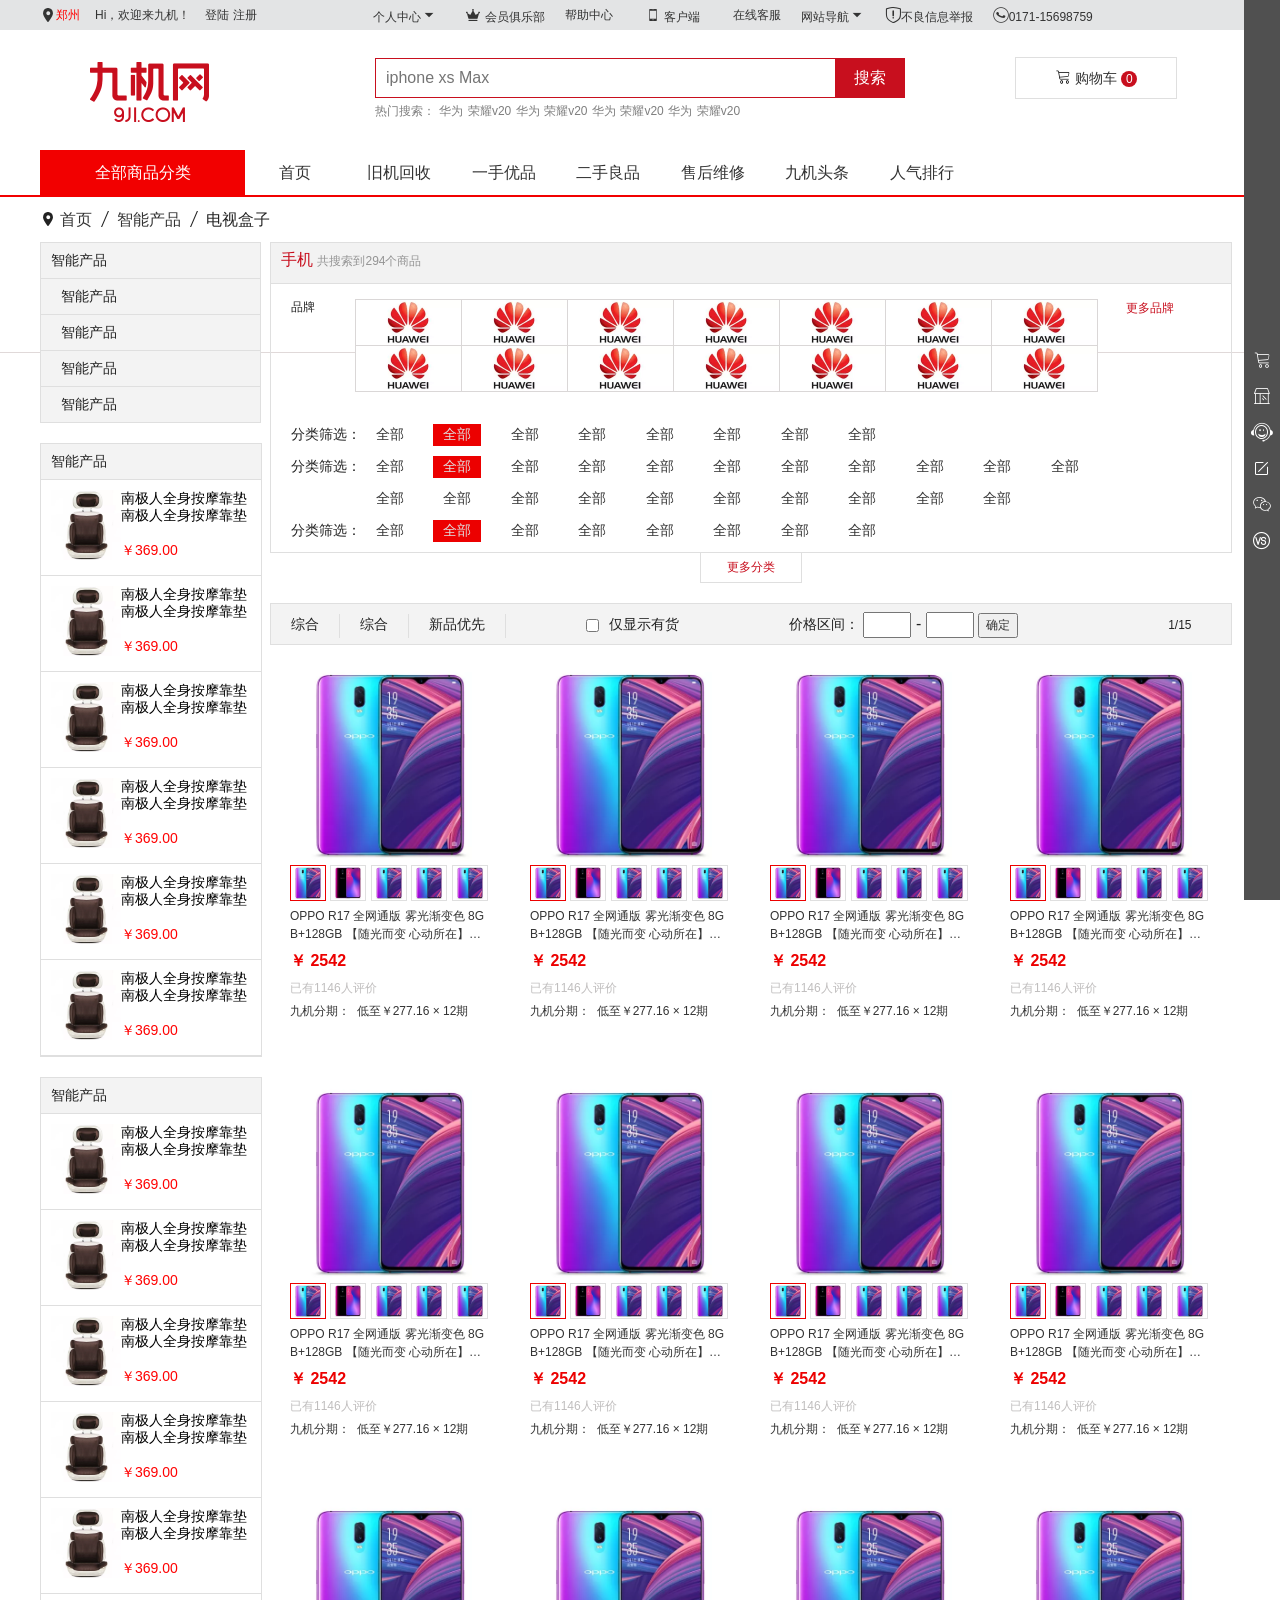
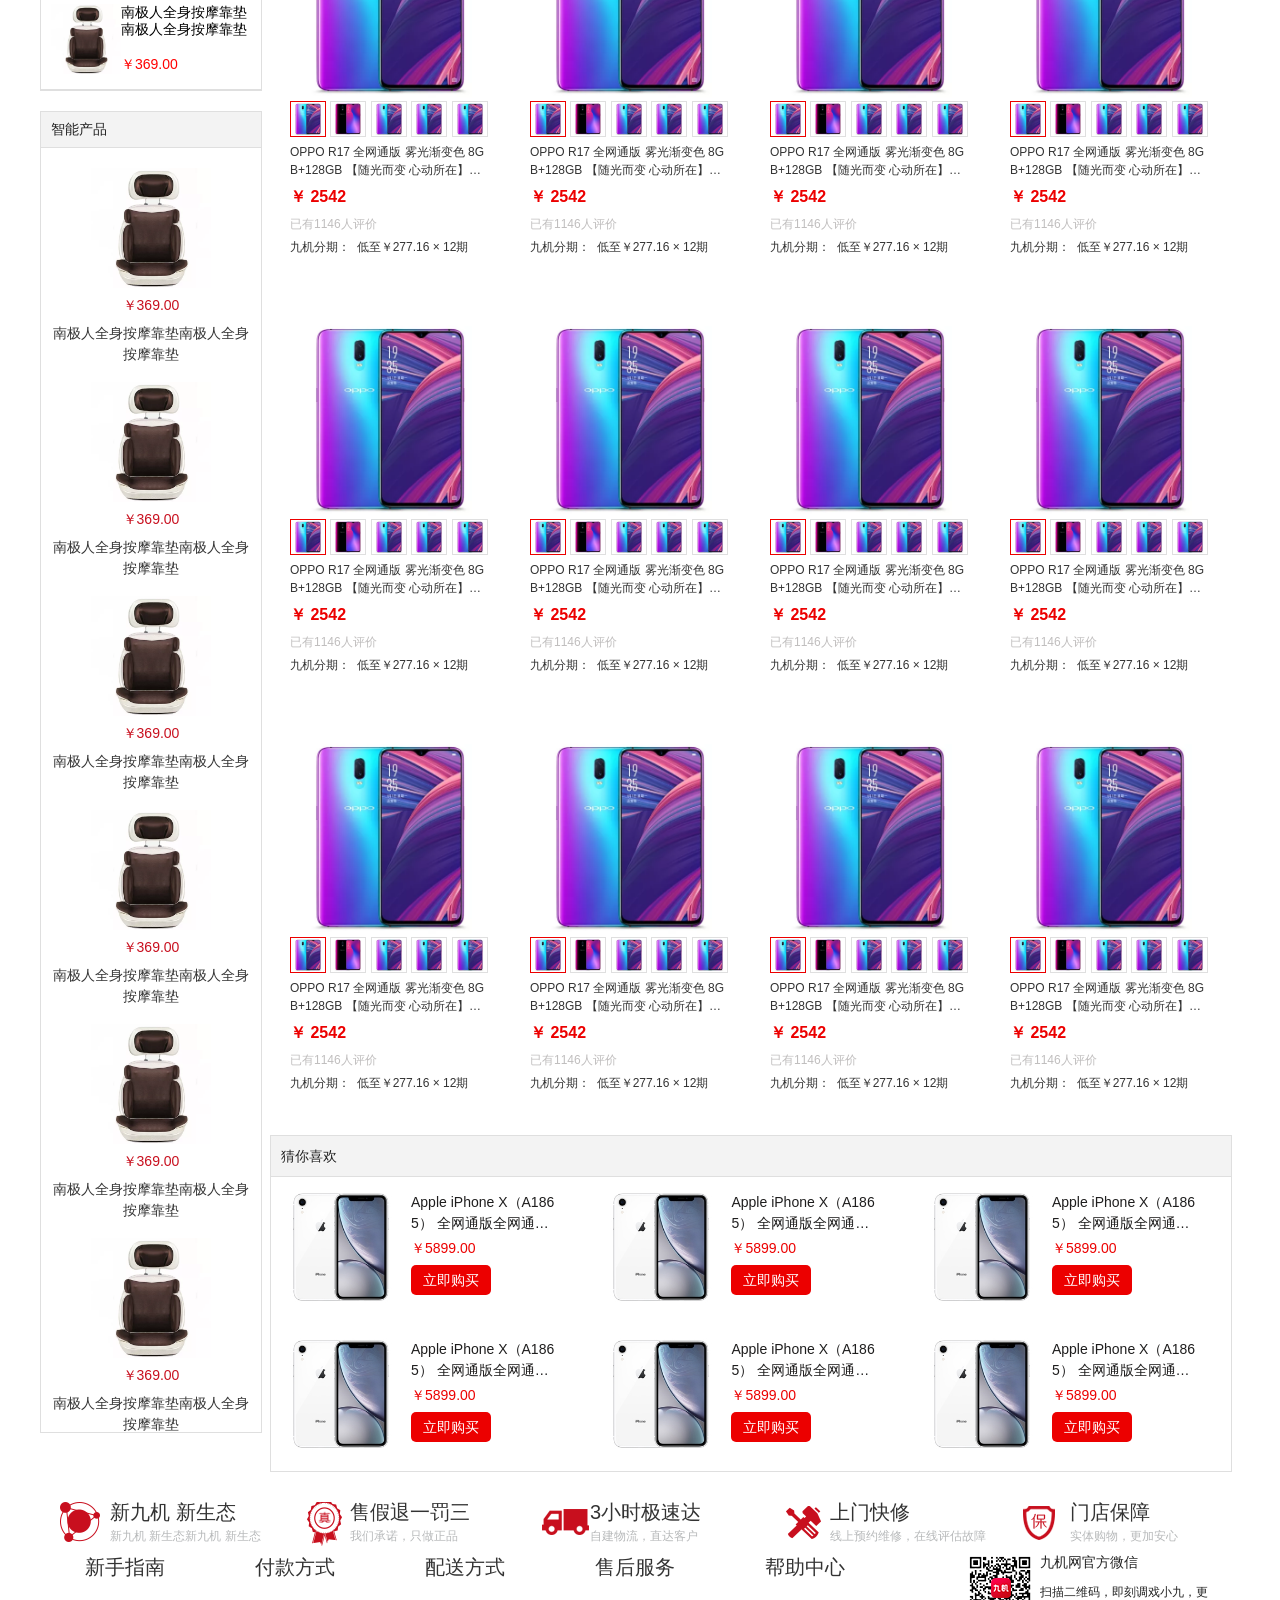
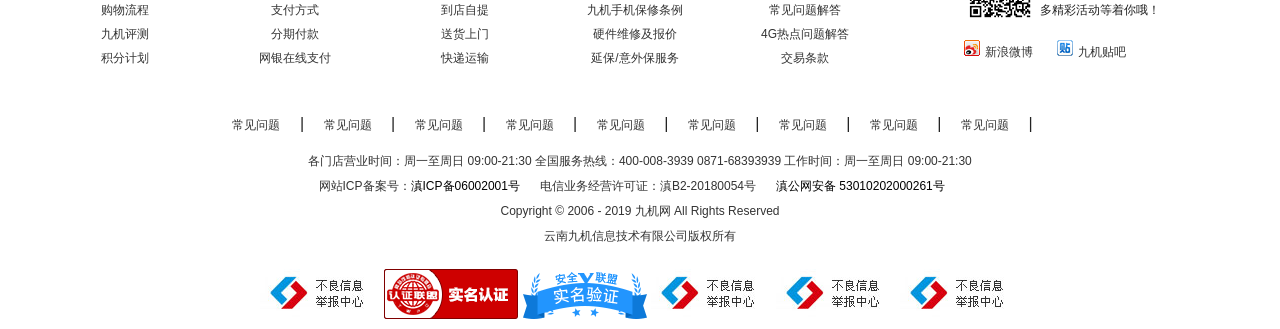
<file: commodity.html>
<!DOCTYPE html>
<html lang="en"> 

<head>
    <meta charset="UTF-8">
    <meta name="viewport" content="width=device-width, initial-scale=1.0">
    <meta http-equiv="X-UA-Compatible" content="ie=edge">
    <title>Document</title>
    <link rel="stylesheet" href="css/global.css">
    <link rel="stylesheet" href="css/reset.css">
    <link rel="stylesheet" href="css/index1-header-bottom.css">
    <link rel="stylesheet" href="css/iconfont.css">
    <link rel="stylesheet" href="css/commodity.css">
    <link rel="stylesheet" href="css/smallCar.css">
    <link rel="stylesheet" href="css/jquery.area.css">   
    <script src="js/jquery-1.8.3.min.js"></script>

</head>

<body>
<!-- 头部开始 -->
<div class="allheader">


        <div class="gheader">
            <div class="header-top">
                <div class="fl site">
                    <!-- 地址 -->
                    <div class="areaSelector">
                      <i class="iconfont icon-dizhi fl"></i> <h3 class="address fl">郑州</h3>
                        <div class="area">
                            <!-- 这里的地址信息是动态读取的 -->
                        </div>
                    </div>
    
                    <script>
                        $(function () {
                            $('.area').area();
                        })
                    </script>
                    <!-- 地址结束 -->
                </div>
                <div class="site-choose">
    
                </div>
                <div class="fl welcom">
                    <span>Hi，欢迎来九机！</span>
                </div>
                <div class="fl glogin">
                    <a href="">登陆</a> <a href="">注册</a>
                </div>
                <div class="fl header-menu popup">
                    <a href="">个人中心<i class="iconfont icon-triangle-down"></i> </a>
                </div>
                <div class="perCenter perCenter1">
                    <a href="">
                        <h4>我的订单</h4>
                    </a>
                    <a href="">
                        <h4>我的积分</h4>
                    </a>
                    <a href="">
                        <h4>我的试用</h4>
                    </a>
                    <a href="">
                        <h4>我的收藏</h4>
                    </a>
                    <a href="">
                        <h4>我的咨询</h4>
                    </a>
                    <a href="">
                        <h4>我的优惠券</h4>
                    </a>
                    <a href="">
                        <h4>报修/退换货</h4>
                    </a>
                </div>
                <div class="fl header-menu">
                    <a href="">
                        <i class="iconfont icon-huiyuan"></i> 会员俱乐部
                    </a>
                </div>
                <div class="fl header-menu">
                    <a href="">帮助中心</a>
                </div>
                <div class="fl header-menu popup client">
                    <a href="">
                        <i class="iconfont icon-shouji"></i> 客户端
                    </a>
                </div>
                <div class="client-down">
                    <ul>
                        <li>
                            <a href=""><img src="images/index-header/appdown.png" alt=""></a>
                            <h1>扫描二维码</h1>
                        </li>
                        <li>
                            <p><a href="">android </a></p>
                            <p><a href="">iphone </a></p>
                            <p><a href="">触屏版 </a></p>
                        </li>
                    </ul>
                </div>
    
                <div class="fl header-menu">
                    <a href="">在线客服</a>
                </div>
                <div class="fl header-menu gnav">
                    <a href="">网站导航<i class="iconfont icon-triangle-down"></i></a>
                </div>
                <div class="gnav-list">
                    <div class="list">
                        <h1>九机特色</h1>
                        <ul class="fl">
                            <li>附近门店</li>
                            <li>免费贴膜</li>
                            <li>预约维修</li>
                            <li>九机小店</li>
                        </ul>
                        <ul class="fl">
                            <li>一手优品</li>
                            <li>旧机回收</li>
                            <li>预约快修</li>
                        </ul>
                    </div>
                    <!-- 第二列 -->
                    <div class="list">
                        <h1>服务集市</h1>
                        <ul class="fl">
                            <li>在线支付</li>
                            <li>品牌专区</li>
                            <li>帮助中心</li>
                            <li>会员俱乐部</li>
                        </ul>
                        <ul class="fl">
                            <li>话费充值</li>
                            <li>试用中心</li>
                            <li>九机服务</li>
                        </ul>
                    </div>
                    <!-- 第三列 -->
                    <div class="list">
                        <h1>招商合作</h1>
                        <ul class="fl">
                            <li>供应商申请</li>
                            <li>九机百科</li>
    
                        </ul>
                        <ul class="fl">
                            <li>IT服务</li>
    
                        </ul>
                    </div>
                    <!-- 第四列 -->
                    <div class="list">
                        <h1>更多精选</h1>
                        <ul class="fl">
                            <li>九机头条</li>
    
                        </ul>
                        <ul class="fl">
                            <li>人才招聘</li>
    
                        </ul>
                    </div>
                    <!-- 第五列 -->
                    <div class="list">
                        <h1>产品选择</h1>
                        <ul class="fl">
                            <li>手机</li>
                            <li>电脑周边</li>
                            <li>智能产品</li>
    
                        </ul>
                        <ul class="fl">
                            <li>手机配件</li>
                            <li>耳机音响</li>
                            <li>笔记本/电脑</li>
    
                        </ul>
                    </div>
                </div>
                <div class="fl header-menu">
                    <a href="">
                        <i class="iconfont icon-jubao"></i>不良信息举报
                    </a>
                </div>
                <div class="fl header-menu number">
                    <a href="">
                        <i class="iconfont icon-dianhua-copy"></i>0171-15698759
                    </a>
                </div>
                <div class="gCall">
                    <h1>输入手机号码并免费拨打：</h1>
                    <input type="text" class="phone-num">
                    <input type="submit" class="callbtn" value="拨打">
                </div>
            </div>
        </div>
        <!-- logo  搜索  购物车按钮 -->
        <div class="header-search">
            <div class="header-logo fl"></div>
            <div class="seach-cent fl">
                <input type="text" class="gseach" placeholder="iphone xs Max">
                <input type="submit" value="搜索" class="seach-btn">
                <ul class="SearchRes">
                </ul>
                <div class="hot-words">
                    <span> 热门搜索：</span>
                    <span> 华为</span>
                    <span> 荣耀v20</span>
                    <span> 华为</span>
                    <span> 荣耀v20</span>
                    <span> 华为</span>
                    <span> 荣耀v20</span>
                    <span> 华为</span>
                    <span> 荣耀v20</span>
                </div>
    
            </div>
            <div class="shop-cart fl">
                <i class="iconfont icon-tubiaozhizuomoban"></i>
                <a href=""> 购物车</a>
                <span>0</span>
            </div>
        </div>
       
         <!-- 一级菜单 -->
         <div class="level-menu">
            <div class="allproduct fl">
                <span> 全部商品分类</span>
            </div>
            <div class="level-menu-superior fl">
                <a href="">
                    <span>首页</span>
                </a>
                <a href="">
                    <span>旧机回收</span>
                </a>
                <a href="">
                    <span>一手优品</span>
                </a>
                <a href="">
                    <span>二手良品</span>
                </a>
                <a href="">
                    <span>售后维修</span>
                </a>
                <a href="">
                    <span>九机头条</span>
                </a>
                <a href="">
                    <span>人气排行</span>
                </a>
            </div>
        </div>
        <!-- 头部结束 -->
    </div>
    <div class="line">
        </div>
    <div class="clear"></div>
    <div class="nav-pos wrapper">
        <i class="iconfont icon-dizhi"></i>
        <a>首页</a>  <i class="iconfont icon-xiegang"></i>  <a>智能产品</a> <i class="iconfont icon-xiegang"></i> <span>电视盒子</span>
    </div>
    <div class="commodity">
        <div class="left-side">
            <div class="intell">智能产品</div>
            <div class="intell1 inteshow">智能产品 <i></i></div>
            <ul class="int-list alllist">
                <li>智能手环</li>
                <li>智能手环</li>
                <li>智能手环</li>
            </ul>
            <div class="intell1">智能产品 <i></i></div>

            <div class="intell1">智能产品 <i></i></div>
            <div class="intell1">智能产品 <i></i></div>
            <!-- 浏览终买 -->
            <div class="gbuy">
                <div class="bought">智能产品</div>
                <a href="" class="bought-list">
                    <img src="images/index-header/20181025144616940.jpg.jpg" alt="">
                    <h1>南极人全身按摩靠垫南极人全身按摩靠垫</h1>
                    <h2>￥369.00</h2>
                </a>
                <a href="" class="bought-list">
                    <img src="images/index-header/20181025144616940.jpg.jpg" alt="">
                    <h1>南极人全身按摩靠垫南极人全身按摩靠垫</h1>
                    <h2>￥369.00</h2>
                </a>
                <a href="" class="bought-list">
                    <img src="images/index-header/20181025144616940.jpg.jpg" alt="">
                    <h1>南极人全身按摩靠垫南极人全身按摩靠垫</h1>
                    <h2>￥369.00</h2>
                </a>
                <a href="" class="bought-list">
                    <img src="images/index-header/20181025144616940.jpg.jpg" alt="">
                    <h1>南极人全身按摩靠垫南极人全身按摩靠垫</h1>
                    <h2>￥369.00</h2>
                </a>
                <a href="" class="bought-list">
                    <img src="images/index-header/20181025144616940.jpg.jpg" alt="">
                    <h1>南极人全身按摩靠垫南极人全身按摩靠垫</h1>
                    <h2>￥369.00</h2>
                </a>
                <a href="" class="bought-list">
                    <img src="images/index-header/20181025144616940.jpg.jpg" alt="">
                    <h1>南极人全身按摩靠垫南极人全身按摩靠垫</h1>
                    <h2>￥369.00</h2>
                </a>
            </div>
            <!-- 浏览最终购买结束 -->
            <!-- 浏览还购买开始 -->
            <div class="gbuy">
                <div class="bought">智能产品</div>
                <a href="" class="bought-list">
                    <img src="images/index-header/20181025144616940.jpg.jpg" alt="">
                    <h1>南极人全身按摩靠垫南极人全身按摩靠垫</h1>
                    <h2>￥369.00</h2>
                </a>
                <a href="" class="bought-list">
                    <img src="images/index-header/20181025144616940.jpg.jpg" alt="">
                    <h1>南极人全身按摩靠垫南极人全身按摩靠垫</h1>
                    <h2>￥369.00</h2>
                </a>
                <a href="" class="bought-list">
                    <img src="images/index-header/20181025144616940.jpg.jpg" alt="">
                    <h1>南极人全身按摩靠垫南极人全身按摩靠垫</h1>
                    <h2>￥369.00</h2>
                </a>
                <a href="" class="bought-list">
                    <img src="images/index-header/20181025144616940.jpg.jpg" alt="">
                    <h1>南极人全身按摩靠垫南极人全身按摩靠垫</h1>
                    <h2>￥369.00</h2>
                </a>
                <a href="" class="bought-list">
                    <img src="images/index-header/20181025144616940.jpg.jpg" alt="">
                    <h1>南极人全身按摩靠垫南极人全身按摩靠垫</h1>
                    <h2>￥369.00</h2>
                </a>
                <a href="" class="bought-list">
                    <img src="images/index-header/20181025144616940.jpg.jpg" alt="">
                    <h1>南极人全身按摩靠垫南极人全身按摩靠垫</h1>
                    <h2>￥369.00</h2>
                </a>
            </div>
            <!-- 浏览还购买结束 -->
            <!-- 最新上架商品开始 -->
            <div class="gbuy">
                <div class="bought">智能产品</div>
                <a href="" class="newartic">
                    <img src="images/index-header/20181025144616940.jpg.jpg" alt="">
                    <h1>￥369.00</h1>
                    <h2>南极人全身按摩靠垫南极人全身按摩靠垫</h2>
                </a>
                <a href="" class="newartic">
                    <img src="images/index-header/20181025144616940.jpg.jpg" alt="">
                    <h1>￥369.00</h1>
                    <h2>南极人全身按摩靠垫南极人全身按摩靠垫</h2>
                </a>
                <a href="" class="newartic">
                    <img src="images/index-header/20181025144616940.jpg.jpg" alt="">
                    <h1>￥369.00</h1>
                    <h2>南极人全身按摩靠垫南极人全身按摩靠垫</h2>
                </a>
                <a href="" class="newartic">
                    <img src="images/index-header/20181025144616940.jpg.jpg" alt="">
                    <h1>￥369.00</h1>
                    <h2>南极人全身按摩靠垫南极人全身按摩靠垫</h2>
                </a>
                <a href="" class="newartic">
                    <img src="images/index-header/20181025144616940.jpg.jpg" alt="">
                    <h1>￥369.00</h1>
                    <h2>南极人全身按摩靠垫南极人全身按摩靠垫</h2>
                </a>
                <a href="" class="newartic">
                    <img src="images/index-header/20181025144616940.jpg.jpg" alt="">
                    <h1>￥369.00</h1>
                    <h2>南极人全身按摩靠垫南极人全身按摩靠垫</h2>
                </a>
            </div>

            <!-- 最新上架商品结束 -->

        </div>
        <!-- 右侧部分开始 -->
        <div class="right-side">
            <div class="right-box">
                <div class="box-tit">
                    手机 <span>共搜索到294个商品</span>
                </div>
                <div class="brandsort">
                    <span>品牌</span>
                    <div class="brands">
                        <dl class="brands-lt">
                            <a href="#"><img src="images/index-header/huawei.jpg" alt=""></a>
                            <a href="#"><img src="images/index-header/huawei.jpg" alt=""></a>
                            <a href="#"><img src="images/index-header/huawei.jpg" alt=""></a>
                            <a href="#"><img src="images/index-header/huawei.jpg" alt=""></a>
                            <a href="#"><img src="images/index-header/huawei.jpg" alt=""></a>
                            <a href="#"><img src="images/index-header/huawei.jpg" alt=""></a>
                            <a href="#"><img src="images/index-header/huawei.jpg" alt=""></a>
                            <a href="#"><img src="images/index-header/huawei.jpg" alt=""></a>
                            <a href="#"><img src="images/index-header/huawei.jpg" alt=""></a>
                            <a href="#"><img src="images/index-header/huawei.jpg" alt=""></a>
                            <a href="#"><img src="images/index-header/huawei.jpg" alt=""></a>
                            <a href="#"><img src="images/index-header/huawei.jpg" alt=""></a>
                            <a href="#"><img src="images/index-header/huawei.jpg" alt=""></a>
                            <a href="#"><img src="images/index-header/huawei.jpg" alt=""></a>
                            <a href="#"><img src="images/index-header/huawei.jpg" alt=""></a>
                            <a href="#"><img src="images/index-header/huawei.jpg" alt=""></a>
                            <a href="#"><img src="images/index-header/huawei.jpg" alt=""></a>
                            <a href="#"><img src="images/index-header/huawei.jpg" alt=""></a>
                            <a href="#"><img src="images/index-header/huawei.jpg" alt=""></a>
                            <a href="#"><img src="images/index-header/huawei.jpg" alt=""></a>
                            <div class="clear"></div>
                        </dl>
                    </div>
                    <span class="more1">更多品牌</span>
                    <div class="clear"></div>
                </div>
                <!-- 更多分类项开始 -->
                <div class="search-condition">
                    <div class="sea-con-lt">
                        <dl>
                            <dt>分类筛选：</dt>
                            <dd>
                                <a href="#">全部</a>
                                <a href="#" class="cur">全部</a>
                                <a href="#">全部</a>
                                <a href="#">全部</a>
                                <a href="#">全部</a>
                                <a href="#">全部</a>
                                <a href="#">全部</a>
                                <a href="#">全部</a>
                            </dd>
                        </dl>

                        <dl>
                            <dt>分类筛选：</dt>
                            <dd class="brand">
                                <a href="#">全部</a>
                                <a href="#" class="cur">全部</a>
                                <a href="#">全部</a>
                                <a href="#">全部</a>
                                <a href="#">全部</a>
                                <a href="#">全部</a>
                                <a href="#">全部</a>
                                <a href="#">全部</a>
                                <a href="#">全部</a>
                                <a href="#">全部</a>
                                <a href="#">全部</a>
                                <a href="#">全部</a>
                                <a href="#">全部</a>
                                <a href="#">全部</a>
                                <a href="#">全部</a>
                                <a href="#">全部</a>

                                <a href="#">全部</a>
                                <a href="#">全部</a>
                                <a href="#">全部</a>
                                <a href="#">全部</a>
                                <a href="#">全部</a>

                            </dd>
                        </dl>

                        <dl>
                            <dt>分类筛选：</dt>
                            <dd>
                                <a href="#">全部</a>
                                <a href="" class="cur">全部</a>
                                <a href="#">全部</a>
                                <a href="#">全部</a>
                                <a href="#">全部</a>
                                <a href="#">全部</a>
                                <a href="#">全部</a>
                                <a href="#">全部</a>
                            </dd>
                        </dl>
                        <dl>
                            <dt>分类筛选：</dt>
                            <dd>
                                <a href="#">全部</a>
                                <a href="" class="cur">全部</a>
                                <a href="#">全部</a>
                                <a href="#">全部</a>
                                <a href="#">全部</a>
                                <a href="#">全部</a>
                                <a href="#">全部</a>
                                <a href="#">全部</a>
                            </dd>
                        </dl>
                        <dl>
                            <dt>分类筛选：</dt>
                            <dd>
                                <a href="#">全部</a>
                                <a href="" class="cur">全部</a>
                                <a href="#">全部</a>
                                <a href="#">全部</a>
                                <a href="#">全部</a>
                                <a href="#">全部</a>
                                <a href="#">全部</a>
                                <a href="#">全部</a>
                            </dd>
                        </dl>
                    </div>


                    <div class="clear"></div>
                </div>
                <!-- 更多分类项结束 -->

            </div>
            <p class="more">更多分类</p>
            <div class="rArticleTit">
                <div class="roption">综合</div>
                <div class="roption">综合</div>
                <div class="roption">新品优先</div>
                <div class="rstore">
                    <input type="checkbox" name="" id="">
                    <span>仅显示有货</span>
                </div>
                <div class="range">
                    <span>价格区间：</span>
                    <input type="text" name="" id="">
                    -
                    <input type="text">
                    <input type="submit" value="确定">
                </div>
                <div class="pagefan">
                    <i></i> <span>1/15</span> <i></i>
                </div>
            </div>

            <!-- 商品展示列表 -->
            <div class="rightArticle">
                <ul class="rlist">
                    <li>
                        <a href="" class="bigpic">
                            <img src="images/index-header/shouji.jpg" alt="">
                        </a>
                        <div class="littlepic">
                            <a href="#">
                                <img src="images/index-header/shouji.jpg" alt="">
                            </a>
                            <a href="#">
                                <img src="images/index-header/shouji2.jpg" alt="">
                            </a>
                            <a href="#">
                                <img src="images/index-header/shouji.jpg" alt="">
                            </a>
                            <a href="#">
                                <img src="images/index-header/shouji.jpg" alt="">
                            </a>
                            <a href="#">
                                <img src="images/index-header/shouji.jpg" alt="">
                            </a>
                        </div>
                        <a href="" class="line-1">
                            OPPO R17 全网通版 雾光渐变色 8GB+128GB
                            【随光而变 心动所在】光感屏幕指纹，128GB大存储，AI拍照
                        </a>
                        <h3><span>￥</span> 2542</h3>
                        <p class="evaluate">已有1146人评价</p>
                        <p class="deadline">九机分期：&nbsp;&nbsp;<span>低至￥277.16 × 12期</span></p>
                    </li>
                    <li>
                        <a href="" class="bigpic">
                            <img src="images/index-header/shouji.jpg" alt="">
                        </a>
                        <div class="littlepic">
                            <a href="#">
                                <img src="images/index-header/shouji.jpg" alt="">
                            </a>
                            <a href="#">
                                <img src="images/index-header/shouji2.jpg" alt="">
                            </a>
                            <a href="#">
                                <img src="images/index-header/shouji.jpg" alt="">
                            </a>
                            <a href="#">
                                <img src="images/index-header/shouji.jpg" alt="">
                            </a>
                            <a href="#">
                                <img src="images/index-header/shouji.jpg" alt="">
                            </a>
                        </div>
                        <a href="" class="line-1">
                            OPPO R17 全网通版 雾光渐变色 8GB+128GB
                            【随光而变 心动所在】光感屏幕指纹，128GB大存储，AI拍照
                        </a>
                        <h3><span>￥</span> 2542</h3>
                        <p class="evaluate">已有1146人评价</p>
                        <p class="deadline">九机分期：&nbsp;&nbsp;<span>低至￥277.16 × 12期</span></p>
                    </li>
                    <li>
                        <a href="" class="bigpic">
                            <img src="images/index-header/shouji.jpg" alt="">
                        </a>
                        <div class="littlepic">
                            <a href="#">
                                <img src="images/index-header/shouji.jpg" alt="">
                            </a>
                            <a href="#">
                                <img src="images/index-header/shouji2.jpg" alt="">
                            </a>
                            <a href="#">
                                <img src="images/index-header/shouji.jpg" alt="">
                            </a>
                            <a href="#">
                                <img src="images/index-header/shouji.jpg" alt="">
                            </a>
                            <a href="#">
                                <img src="images/index-header/shouji.jpg" alt="">
                            </a>
                        </div>
                        <a href="" class="line-1">
                            OPPO R17 全网通版 雾光渐变色 8GB+128GB
                            【随光而变 心动所在】光感屏幕指纹，128GB大存储，AI拍照
                        </a>
                        <h3><span>￥</span> 2542</h3>
                        <p class="evaluate">已有1146人评价</p>
                        <p class="deadline">九机分期：&nbsp;&nbsp;<span>低至￥277.16 × 12期</span></p>
                    </li>
                    <li>
                        <a href="" class="bigpic">
                            <img src="images/index-header/shouji.jpg" alt="">
                        </a>
                        <div class="littlepic">
                            <a href="#">
                                <img src="images/index-header/shouji.jpg" alt="">
                            </a>
                            <a href="#">
                                <img src="images/index-header/shouji2.jpg" alt="">
                            </a>
                            <a href="#">
                                <img src="images/index-header/shouji.jpg" alt="">
                            </a>
                            <a href="#">
                                <img src="images/index-header/shouji.jpg" alt="">
                            </a>
                            <a href="#">
                                <img src="images/index-header/shouji.jpg" alt="">
                            </a>
                        </div>
                        <a href="" class="line-1">
                            OPPO R17 全网通版 雾光渐变色 8GB+128GB
                            【随光而变 心动所在】光感屏幕指纹，128GB大存储，AI拍照
                        </a>
                        <h3><span>￥</span> 2542</h3>
                        <p class="evaluate">已有1146人评价</p>
                        <p class="deadline">九机分期：&nbsp;&nbsp;<span>低至￥277.16 × 12期</span></p>
                    </li>
                    <li>
                        <a href="" class="bigpic">
                            <img src="images/index-header/shouji.jpg" alt="">
                        </a>
                        <div class="littlepic">
                            <a href="#">
                                <img src="images/index-header/shouji.jpg" alt="">
                            </a>
                            <a href="#">
                                <img src="images/index-header/shouji2.jpg" alt="">
                            </a>
                            <a href="#">
                                <img src="images/index-header/shouji.jpg" alt="">
                            </a>
                            <a href="#">
                                <img src="images/index-header/shouji.jpg" alt="">
                            </a>
                            <a href="#">
                                <img src="images/index-header/shouji.jpg" alt="">
                            </a>
                        </div>
                        <a href="" class="line-1">
                            OPPO R17 全网通版 雾光渐变色 8GB+128GB
                            【随光而变 心动所在】光感屏幕指纹，128GB大存储，AI拍照
                        </a>
                        <h3><span>￥</span> 2542</h3>
                        <p class="evaluate">已有1146人评价</p>
                        <p class="deadline">九机分期：&nbsp;&nbsp;<span>低至￥277.16 × 12期</span></p>
                    </li>
                    <li>
                        <a href="" class="bigpic">
                            <img src="images/index-header/shouji.jpg" alt="">
                        </a>
                        <div class="littlepic">
                            <a href="#">
                                <img src="images/index-header/shouji.jpg" alt="">
                            </a>
                            <a href="#">
                                <img src="images/index-header/shouji2.jpg" alt="">
                            </a>
                            <a href="#">
                                <img src="images/index-header/shouji.jpg" alt="">
                            </a>
                            <a href="#">
                                <img src="images/index-header/shouji.jpg" alt="">
                            </a>
                            <a href="#">
                                <img src="images/index-header/shouji.jpg" alt="">
                            </a>
                        </div>
                        <a href="" class="line-1">
                            OPPO R17 全网通版 雾光渐变色 8GB+128GB
                            【随光而变 心动所在】光感屏幕指纹，128GB大存储，AI拍照
                        </a>
                        <h3><span>￥</span> 2542</h3>
                        <p class="evaluate">已有1146人评价</p>
                        <p class="deadline">九机分期：&nbsp;&nbsp;<span>低至￥277.16 × 12期</span></p>
                    </li>
                    <li>
                        <a href="" class="bigpic">
                            <img src="images/index-header/shouji.jpg" alt="">
                        </a>
                        <div class="littlepic">
                            <a href="#">
                                <img src="images/index-header/shouji.jpg" alt="">
                            </a>
                            <a href="#">
                                <img src="images/index-header/shouji2.jpg" alt="">
                            </a>
                            <a href="#">
                                <img src="images/index-header/shouji.jpg" alt="">
                            </a>
                            <a href="#">
                                <img src="images/index-header/shouji.jpg" alt="">
                            </a>
                            <a href="#">
                                <img src="images/index-header/shouji.jpg" alt="">
                            </a>
                        </div>
                        <a href="" class="line-1">
                            OPPO R17 全网通版 雾光渐变色 8GB+128GB
                            【随光而变 心动所在】光感屏幕指纹，128GB大存储，AI拍照
                        </a>
                        <h3><span>￥</span> 2542</h3>
                        <p class="evaluate">已有1146人评价</p>
                        <p class="deadline">九机分期：&nbsp;&nbsp;<span>低至￥277.16 × 12期</span></p>
                    </li>
                    <li>
                        <a href="" class="bigpic">
                            <img src="images/index-header/shouji.jpg" alt="">
                        </a>
                        <div class="littlepic">
                            <a href="#">
                                <img src="images/index-header/shouji.jpg" alt="">
                            </a>
                            <a href="#">
                                <img src="images/index-header/shouji2.jpg" alt="">
                            </a>
                            <a href="#">
                                <img src="images/index-header/shouji.jpg" alt="">
                            </a>
                            <a href="#">
                                <img src="images/index-header/shouji.jpg" alt="">
                            </a>
                            <a href="#">
                                <img src="images/index-header/shouji.jpg" alt="">
                            </a>
                        </div>
                        <a href="" class="line-1">
                            OPPO R17 全网通版 雾光渐变色 8GB+128GB
                            【随光而变 心动所在】光感屏幕指纹，128GB大存储，AI拍照
                        </a>
                        <h3><span>￥</span> 2542</h3>
                        <p class="evaluate">已有1146人评价</p>
                        <p class="deadline">九机分期：&nbsp;&nbsp;<span>低至￥277.16 × 12期</span></p>
                    </li>
                    <li>
                        <a href="" class="bigpic">
                            <img src="images/index-header/shouji.jpg" alt="">
                        </a>
                        <div class="littlepic">
                            <a href="#">
                                <img src="images/index-header/shouji.jpg" alt="">
                            </a>
                            <a href="#">
                                <img src="images/index-header/shouji2.jpg" alt="">
                            </a>
                            <a href="#">
                                <img src="images/index-header/shouji.jpg" alt="">
                            </a>
                            <a href="#">
                                <img src="images/index-header/shouji.jpg" alt="">
                            </a>
                            <a href="#">
                                <img src="images/index-header/shouji.jpg" alt="">
                            </a>
                        </div>
                        <a href="" class="line-1">
                            OPPO R17 全网通版 雾光渐变色 8GB+128GB
                            【随光而变 心动所在】光感屏幕指纹，128GB大存储，AI拍照
                        </a>
                        <h3><span>￥</span> 2542</h3>
                        <p class="evaluate">已有1146人评价</p>
                        <p class="deadline">九机分期：&nbsp;&nbsp;<span>低至￥277.16 × 12期</span></p>
                    </li>
                    <li>
                        <a href="" class="bigpic">
                            <img src="images/index-header/shouji.jpg" alt="">
                        </a>
                        <div class="littlepic">
                            <a href="#">
                                <img src="images/index-header/shouji.jpg" alt="">
                            </a>
                            <a href="#">
                                <img src="images/index-header/shouji2.jpg" alt="">
                            </a>
                            <a href="#">
                                <img src="images/index-header/shouji.jpg" alt="">
                            </a>
                            <a href="#">
                                <img src="images/index-header/shouji.jpg" alt="">
                            </a>
                            <a href="#">
                                <img src="images/index-header/shouji.jpg" alt="">
                            </a>
                        </div>
                        <a href="" class="line-1">
                            OPPO R17 全网通版 雾光渐变色 8GB+128GB
                            【随光而变 心动所在】光感屏幕指纹，128GB大存储，AI拍照
                        </a>
                        <h3><span>￥</span> 2542</h3>
                        <p class="evaluate">已有1146人评价</p>
                        <p class="deadline">九机分期：&nbsp;&nbsp;<span>低至￥277.16 × 12期</span></p>
                    </li>
                    <li>
                        <a href="" class="bigpic">
                            <img src="images/index-header/shouji.jpg" alt="">
                        </a>
                        <div class="littlepic">
                            <a href="#">
                                <img src="images/index-header/shouji.jpg" alt="">
                            </a>
                            <a href="#">
                                <img src="images/index-header/shouji2.jpg" alt="">
                            </a>
                            <a href="#">
                                <img src="images/index-header/shouji.jpg" alt="">
                            </a>
                            <a href="#">
                                <img src="images/index-header/shouji.jpg" alt="">
                            </a>
                            <a href="#">
                                <img src="images/index-header/shouji.jpg" alt="">
                            </a>
                        </div>
                        <a href="" class="line-1">
                            OPPO R17 全网通版 雾光渐变色 8GB+128GB
                            【随光而变 心动所在】光感屏幕指纹，128GB大存储，AI拍照
                        </a>
                        <h3><span>￥</span> 2542</h3>
                        <p class="evaluate">已有1146人评价</p>
                        <p class="deadline">九机分期：&nbsp;&nbsp;<span>低至￥277.16 × 12期</span></p>
                    </li>
                    <li>
                        <a href="" class="bigpic">
                            <img src="images/index-header/shouji.jpg" alt="">
                        </a>
                        <div class="littlepic">
                            <a href="#">
                                <img src="images/index-header/shouji.jpg" alt="">
                            </a>
                            <a href="#">
                                <img src="images/index-header/shouji2.jpg" alt="">
                            </a>
                            <a href="#">
                                <img src="images/index-header/shouji.jpg" alt="">
                            </a>
                            <a href="#">
                                <img src="images/index-header/shouji.jpg" alt="">
                            </a>
                            <a href="#">
                                <img src="images/index-header/shouji.jpg" alt="">
                            </a>
                        </div>
                        <a href="" class="line-1">
                            OPPO R17 全网通版 雾光渐变色 8GB+128GB
                            【随光而变 心动所在】光感屏幕指纹，128GB大存储，AI拍照
                        </a>
                        <h3><span>￥</span> 2542</h3>
                        <p class="evaluate">已有1146人评价</p>
                        <p class="deadline">九机分期：&nbsp;&nbsp;<span>低至￥277.16 × 12期</span></p>
                    </li>
                    <li>
                        <a href="" class="bigpic">
                            <img src="images/index-header/shouji.jpg" alt="">
                        </a>
                        <div class="littlepic">
                            <a href="#">
                                <img src="images/index-header/shouji.jpg" alt="">
                            </a>
                            <a href="#">
                                <img src="images/index-header/shouji2.jpg" alt="">
                            </a>
                            <a href="#">
                                <img src="images/index-header/shouji.jpg" alt="">
                            </a>
                            <a href="#">
                                <img src="images/index-header/shouji.jpg" alt="">
                            </a>
                            <a href="#">
                                <img src="images/index-header/shouji.jpg" alt="">
                            </a>
                        </div>
                        <a href="" class="line-1">
                            OPPO R17 全网通版 雾光渐变色 8GB+128GB
                            【随光而变 心动所在】光感屏幕指纹，128GB大存储，AI拍照
                        </a>
                        <h3><span>￥</span> 2542</h3>
                        <p class="evaluate">已有1146人评价</p>
                        <p class="deadline">九机分期：&nbsp;&nbsp;<span>低至￥277.16 × 12期</span></p>
                    </li>
                    <li>
                        <a href="" class="bigpic">
                            <img src="images/index-header/shouji.jpg" alt="">
                        </a>
                        <div class="littlepic">
                            <a href="#">
                                <img src="images/index-header/shouji.jpg" alt="">
                            </a>
                            <a href="#">
                                <img src="images/index-header/shouji2.jpg" alt="">
                            </a>
                            <a href="#">
                                <img src="images/index-header/shouji.jpg" alt="">
                            </a>
                            <a href="#">
                                <img src="images/index-header/shouji.jpg" alt="">
                            </a>
                            <a href="#">
                                <img src="images/index-header/shouji.jpg" alt="">
                            </a>
                        </div>
                        <a href="" class="line-1">
                            OPPO R17 全网通版 雾光渐变色 8GB+128GB
                            【随光而变 心动所在】光感屏幕指纹，128GB大存储，AI拍照
                        </a>
                        <h3><span>￥</span> 2542</h3>
                        <p class="evaluate">已有1146人评价</p>
                        <p class="deadline">九机分期：&nbsp;&nbsp;<span>低至￥277.16 × 12期</span></p>
                    </li>
                    <li>
                        <a href="" class="bigpic">
                            <img src="images/index-header/shouji.jpg" alt="">
                        </a>
                        <div class="littlepic">
                            <a href="#">
                                <img src="images/index-header/shouji.jpg" alt="">
                            </a>
                            <a href="#">
                                <img src="images/index-header/shouji2.jpg" alt="">
                            </a>
                            <a href="#">
                                <img src="images/index-header/shouji.jpg" alt="">
                            </a>
                            <a href="#">
                                <img src="images/index-header/shouji.jpg" alt="">
                            </a>
                            <a href="#">
                                <img src="images/index-header/shouji.jpg" alt="">
                            </a>
                        </div>
                        <a href="" class="line-1">
                            OPPO R17 全网通版 雾光渐变色 8GB+128GB
                            【随光而变 心动所在】光感屏幕指纹，128GB大存储，AI拍照
                        </a>
                        <h3><span>￥</span> 2542</h3>
                        <p class="evaluate">已有1146人评价</p>
                        <p class="deadline">九机分期：&nbsp;&nbsp;<span>低至￥277.16 × 12期</span></p>
                    </li>
                    <li>
                        <a href="" class="bigpic">
                            <img src="images/index-header/shouji.jpg" alt="">
                        </a>
                        <div class="littlepic">
                            <a href="#">
                                <img src="images/index-header/shouji.jpg" alt="">
                            </a>
                            <a href="#">
                                <img src="images/index-header/shouji2.jpg" alt="">
                            </a>
                            <a href="#">
                                <img src="images/index-header/shouji.jpg" alt="">
                            </a>
                            <a href="#">
                                <img src="images/index-header/shouji.jpg" alt="">
                            </a>
                            <a href="#">
                                <img src="images/index-header/shouji.jpg" alt="">
                            </a>
                        </div>
                        <a href="" class="line-1">
                            OPPO R17 全网通版 雾光渐变色 8GB+128GB
                            【随光而变 心动所在】光感屏幕指纹，128GB大存储，AI拍照
                        </a>
                        <h3><span>￥</span> 2542</h3>
                        <p class="evaluate">已有1146人评价</p>
                        <p class="deadline">九机分期：&nbsp;&nbsp;<span>低至￥277.16 × 12期</span></p>
                    </li>
                    <li>
                        <a href="" class="bigpic">
                            <img src="images/index-header/shouji.jpg" alt="">
                        </a>
                        <div class="littlepic">
                            <a href="#">
                                <img src="images/index-header/shouji.jpg" alt="">
                            </a>
                            <a href="#">
                                <img src="images/index-header/shouji2.jpg" alt="">
                            </a>
                            <a href="#">
                                <img src="images/index-header/shouji.jpg" alt="">
                            </a>
                            <a href="#">
                                <img src="images/index-header/shouji.jpg" alt="">
                            </a>
                            <a href="#">
                                <img src="images/index-header/shouji.jpg" alt="">
                            </a>
                        </div>
                        <a href="" class="line-1">
                            OPPO R17 全网通版 雾光渐变色 8GB+128GB
                            【随光而变 心动所在】光感屏幕指纹，128GB大存储，AI拍照
                        </a>
                        <h3><span>￥</span> 2542</h3>
                        <p class="evaluate">已有1146人评价</p>
                        <p class="deadline">九机分期：&nbsp;&nbsp;<span>低至￥277.16 × 12期</span></p>
                    </li>
                    <li>
                        <a href="" class="bigpic">
                            <img src="images/index-header/shouji.jpg" alt="">
                        </a>
                        <div class="littlepic">
                            <a href="#">
                                <img src="images/index-header/shouji.jpg" alt="">
                            </a>
                            <a href="#">
                                <img src="images/index-header/shouji2.jpg" alt="">
                            </a>
                            <a href="#">
                                <img src="images/index-header/shouji.jpg" alt="">
                            </a>
                            <a href="#">
                                <img src="images/index-header/shouji.jpg" alt="">
                            </a>
                            <a href="#">
                                <img src="images/index-header/shouji.jpg" alt="">
                            </a>
                        </div>
                        <a href="" class="line-1">
                            OPPO R17 全网通版 雾光渐变色 8GB+128GB
                            【随光而变 心动所在】光感屏幕指纹，128GB大存储，AI拍照
                        </a>
                        <h3><span>￥</span> 2542</h3>
                        <p class="evaluate">已有1146人评价</p>
                        <p class="deadline">九机分期：&nbsp;&nbsp;<span>低至￥277.16 × 12期</span></p>
                    </li>
                    <li>
                        <a href="" class="bigpic">
                            <img src="images/index-header/shouji.jpg" alt="">
                        </a>
                        <div class="littlepic">
                            <a href="#">
                                <img src="images/index-header/shouji.jpg" alt="">
                            </a>
                            <a href="#">
                                <img src="images/index-header/shouji2.jpg" alt="">
                            </a>
                            <a href="#">
                                <img src="images/index-header/shouji.jpg" alt="">
                            </a>
                            <a href="#">
                                <img src="images/index-header/shouji.jpg" alt="">
                            </a>
                            <a href="#">
                                <img src="images/index-header/shouji.jpg" alt="">
                            </a>
                        </div>
                        <a href="" class="line-1">
                            OPPO R17 全网通版 雾光渐变色 8GB+128GB
                            【随光而变 心动所在】光感屏幕指纹，128GB大存储，AI拍照
                        </a>
                        <h3><span>￥</span> 2542</h3>
                        <p class="evaluate">已有1146人评价</p>
                        <p class="deadline">九机分期：&nbsp;&nbsp;<span>低至￥277.16 × 12期</span></p>
                    </li>
                    <li>
                        <a href="" class="bigpic">
                            <img src="images/index-header/shouji.jpg" alt="">
                        </a>
                        <div class="littlepic">
                            <a href="#">
                                <img src="images/index-header/shouji.jpg" alt="">
                            </a>
                            <a href="#">
                                <img src="images/index-header/shouji2.jpg" alt="">
                            </a>
                            <a href="#">
                                <img src="images/index-header/shouji.jpg" alt="">
                            </a>
                            <a href="#">
                                <img src="images/index-header/shouji.jpg" alt="">
                            </a>
                            <a href="#">
                                <img src="images/index-header/shouji.jpg" alt="">
                            </a>
                        </div>
                        <a href="" class="line-1">
                            OPPO R17 全网通版 雾光渐变色 8GB+128GB
                            【随光而变 心动所在】光感屏幕指纹，128GB大存储，AI拍照
                        </a>
                        <h3><span>￥</span> 2542</h3>
                        <p class="evaluate">已有1146人评价</p>
                        <p class="deadline">九机分期：&nbsp;&nbsp;<span>低至￥277.16 × 12期</span></p>
                    </li>

                </ul>
            </div>
            <!-- 商品展示列表 -->
            <div class="clear"></div>
            <div class="guess-you ">
                <h4 class="guesstit">猜你喜欢</h4>
                <a href="#">
                    <img src="images/index-header/20180913062755703.jpg" alt="">
                    <div class="gue-ti">
                        <h1>Apple iPhone X（A1865） 全网通版全网通版全网通版全网通版全网通版全网通版 </h1>
                        <h2>￥5899.00</h2>
                        <span>立即购买</span>
                    </div>
                </a>
                <a href="#">
                    <img src="images/index-header/20180913062755703.jpg" alt="">
                    <div class="gue-ti">
                        <h1>Apple iPhone X（A1865） 全网通版全网通版全网通版全网通版全网通版全网通版 </h1>
                        <h2>￥5899.00</h2>
                        <span>立即购买</span>
                    </div>
                </a>
                <a href="#">
                    <img src="images/index-header/20180913062755703.jpg" alt="">
                    <div class="gue-ti">
                        <h1>Apple iPhone X（A1865） 全网通版全网通版全网通版全网通版全网通版全网通版 </h1>
                        <h2>￥5899.00</h2>
                        <span>立即购买</span>
                    </div>
                </a>
                <a href="#">
                        <img src="images/index-header/20180913062755703.jpg" alt="">
                        <div class="gue-ti">
                            <h1>Apple iPhone X（A1865） 全网通版全网通版全网通版全网通版全网通版全网通版 </h1>
                            <h2>￥5899.00</h2>
                            <span>立即购买</span>
                        </div>
                    </a>
                    <a href="#">
                            <img src="images/index-header/20180913062755703.jpg" alt="">
                            <div class="gue-ti">
                                <h1>Apple iPhone X（A1865） 全网通版全网通版全网通版全网通版全网通版全网通版 </h1>
                                <h2>￥5899.00</h2>
                                <span>立即购买</span>
                            </div>
                        </a>
                        <a href="#">
                                <img src="images/index-header/20180913062755703.jpg" alt="">
                                <div class="gue-ti">
                                    <h1>Apple iPhone X（A1865） 全网通版全网通版全网通版全网通版全网通版全网通版 </h1>
                                    <h2>￥5899.00</h2>
                                    <span>立即购买</span>
                                </div>
                            </a>
            </div>
        </div>
        <!-- 右侧部分结束 -->
    </div>
 <!-- 尾部开始 -->
 <div class="allfooter">
    <!-- 页脚 -->
    <div class="gfooter">
        <div class="promise">
            <a href="">
                <dl>
                    <dt class="icon p0"></dt>
                    <dd>
                        <h2>新九机 新生态</h2>
                        <h5>新九机 新生态新九机 新生态</h5>
                    </dd>
                </dl>
            </a>
            <a href="">
                <dl>
                    <dt class="icon p1"></dt>
                    <dd>
                        <h2>售假退一罚三</h2>
                        <h5>我们承诺，只做正品</h5>
                    </dd>
                </dl>
            </a>
            <a href="">
                <dl>
                    <dt class="icon p2"></dt>
                    <dd>
                        <h2>3小时极速达</h2>
                        <h5>自建物流，直达客户</h5>
                    </dd>
                </dl>
            </a>
            <a href="">
                <dl>
                    <dt class="icon p3"></dt>
                    <dd>
                        <h2>上门快修</h2>
                        <h5>线上预约维修，在线评估故障</h5>
                    </dd>
                </dl>
            </a>
            <a href="">
                <dl>
                    <dt class="icon p4"></dt>
                    <dd>
                        <h2>门店保障</h2>
                        <h5>实体购物，更加安心</h5>
                    </dd>
                </dl>
            </a>
        </div>

        <div class="footer-help">
            <div class="wrapper">
                <dl>
                    <dt><a href="">新手指南</a></dt>
                    <dd><a href="">购物流程</a></dd>
                    <dd><a href="">九机评测</a></dd>
                    <dd><a href="">积分计划</a></dd>

                </dl>
                <dl>
                    <dt><a href="">付款方式</a></dt>
                    <dd><a href="">支付方式</a></dd>
                    <dd><a href="">分期付款</a></dd>
                    <dd><a href="">网银在线支付</a></dd>

                </dl>
                <dl>
                    <dt><a href="">配送方式</a></dt>
                    <dd><a href="">到店自提</a></dd>
                    <dd><a href="">送货上门</a></dd>
                    <dd><a href="">快递运输</a></dd>

                </dl>
                <dl>
                    <dt><a href="">售后服务</a></dt>
                    <dd><a href="">九机手机保修条例</a></dd>
                    <dd><a href="">硬件维修及报价</a></dd>
                    <dd><a href="">延保/意外保服务</a></dd>

                </dl>
                <dl>
                    <dt><a href="">帮助中心</a></dt>
                    <dd><a href="">常见问题解答</a></dd>
                    <dd><a href="">4G热点问题解答</a></dd>
                    <dd><a href="">交易条款</a></dd>
                </dl>
                <dl class="foot-WeChat">
                    <dt class="icon"></dt>
                    <dd class="wblink">
                        <h3>九机网官方微信</h3>
                        <h4>扫描二维码，即刻调戏小九，更多精彩活动等着你哦！</h4>
                    </dd>
                    <dd class="wbicon">
                        <a href="" class="xinlang"><i class="icon"></i>新浪微博</a>
                        <a href="" class="tieba"><i class="icon"></i>九机贴吧</a>
                    </dd>
                </dl>
            </div>

        </div>
        <div class="clear"></div>
        <!-- 最底部 -->
        <div class="gbottom">
            <div class="wrapper">
                <div class="foot_nav">
                    <a href="">常见问题</a>
                    <i>|</i>
                    <a href="">常见问题</a>
                    <i>|</i>
                    <a href="">常见问题</a>
                    <i>|</i>
                    <a href="">常见问题</a>
                    <i>|</i>
                    <a href="">常见问题</a>
                    <i>|</i>
                    <a href="">常见问题</a>
                    <i>|</i>
                    <a href="">常见问题</a>
                    <i>|</i>
                    <a href="">常见问题</a>
                    <i>|</i>
                    <a href="">常见问题</a>
                    <i>|</i>
                </div>
                <div class="information">
                    <p>各门店营业时间：周一至周日 09:00-21:30 全国服务热线：400-008-3939 0871-68393939 工作时间：周一至周日 09:00-21:30</p>
                    <p>网站ICP备案号：<a rel="nofollow" href="https://www.miibeian.gov.cn/" target="_blank">滇ICP备06002001号</a>
                        &nbsp;&nbsp;&nbsp;&nbsp; 电信业务经营许可证：滇B2-20180054号 &nbsp;&nbsp;&nbsp;&nbsp; <a rel="nofollow"
                            href="http://www.beian.gov.cn/portal/registerSystemInfo?recordcode=53010202000261"
                            target="_blank">滇公网安备
                            53010202000261号</a> &nbsp;&nbsp;&nbsp;&nbsp; </p>
                    <p>Copyright © 2006 - 2019 九机网 All Rights Reserved</p>
                    <p>云南九机信息技术有限公司版权所有</p>
                </div>
                <div class="bot-link">
                    <a href=""><img src="images/index-header/botpic1c.jpg" alt=""></a>
                    <a href=""><img src="images/index-header/bottom_large_img.png" alt=""></a>
                    <a href=""><img src="images/index-header/sm_124x47.png" alt=""></a>
                    <a href=""><img src="images/index-header/botpic1c.jpg" alt=""></a>
                    <a href=""><img src="images/index-header/botpic1c.jpg" alt=""></a>
                    <a href=""><img src="images/index-header/botpic1c.jpg" alt=""></a>
                </div>
            </div>
        </div>
    </div>
    <!-- 页脚结束 -->
    <!-- 右侧弹出导航开始 -->
    <div class="rnav">
        <ul class="righticon">
            <li class="gou"><i class="iconfont icon-tubiaozhizuomoban"></i></li>
            <li><i class="iconfont icon-mendian"></i></li>
            <li><i class="iconfont icon-kefu"></i></li>
            <li><i class="iconfont icon-tousujianyi"></i></li>
            <li><i class="iconfont icon-weixin"></i></li>
            <li><i class="iconfont icon-duibivs"></i></li>
        </ul>
        <ul class="rightpop">
            <li> <em></em> <a href="">购物车</a> </li>
            <li class="pop2"><em></em><a href="">附近门店</a></li>
            <li class="pop3"><em></em><a href="">咨询客服</a></li>
            <li class="pop4"><em></em><a href="">投诉建议</a></li>
            <li class="pop5"><img src="images/index-header/gunzhu-jiuji.png" alt=""></li>
            <li class="pop6"><em></em><a href="">产品对比</a></li>
        </ul>
    </div>
    <!-- 右侧导航弹出结束 -->
    <!-- 购物车 -->
    <div class="small-car">
        <div class="small-head clearfix">
            <div class="pict"><img src="images/index-header/car28.png" alt=""></div>
            <p class="wen">购物车</p>
        </div>
        <div class="option">
        </div>
        <div class="bottom">
            <div class="mess">
                <span class="zi">共 <span class="num-zong">0</span> 件商品，总计：</span>
                ￥<a href="" class="all-price">0</a>
            </div>
            <a href="" class="fina">结算</a>
        </div>
        <div class="none">
            <div class="car-tu">
                <img src="images/shopCar/car28.png" alt="">
            </div>
            <p class="final-wen">
                <span>购物车里还没有商品，快</span>
                <a href="">去逛逛</a>
                <span>吧</span>
            </p>
        </div>
    </div>
</div>

</body>
<script src="js/handlecookie.js"></script>
<script src="js/titleCookie.js"></script>
<script src="js/commodity.js"></script>
<script src="js/area.js"></script>
<script src="js/jquery.area.end.js"></script>
<script src="js/Inclusive.js"> </script>
<script src="js/smallCar.js"></script>

</html>
</file>
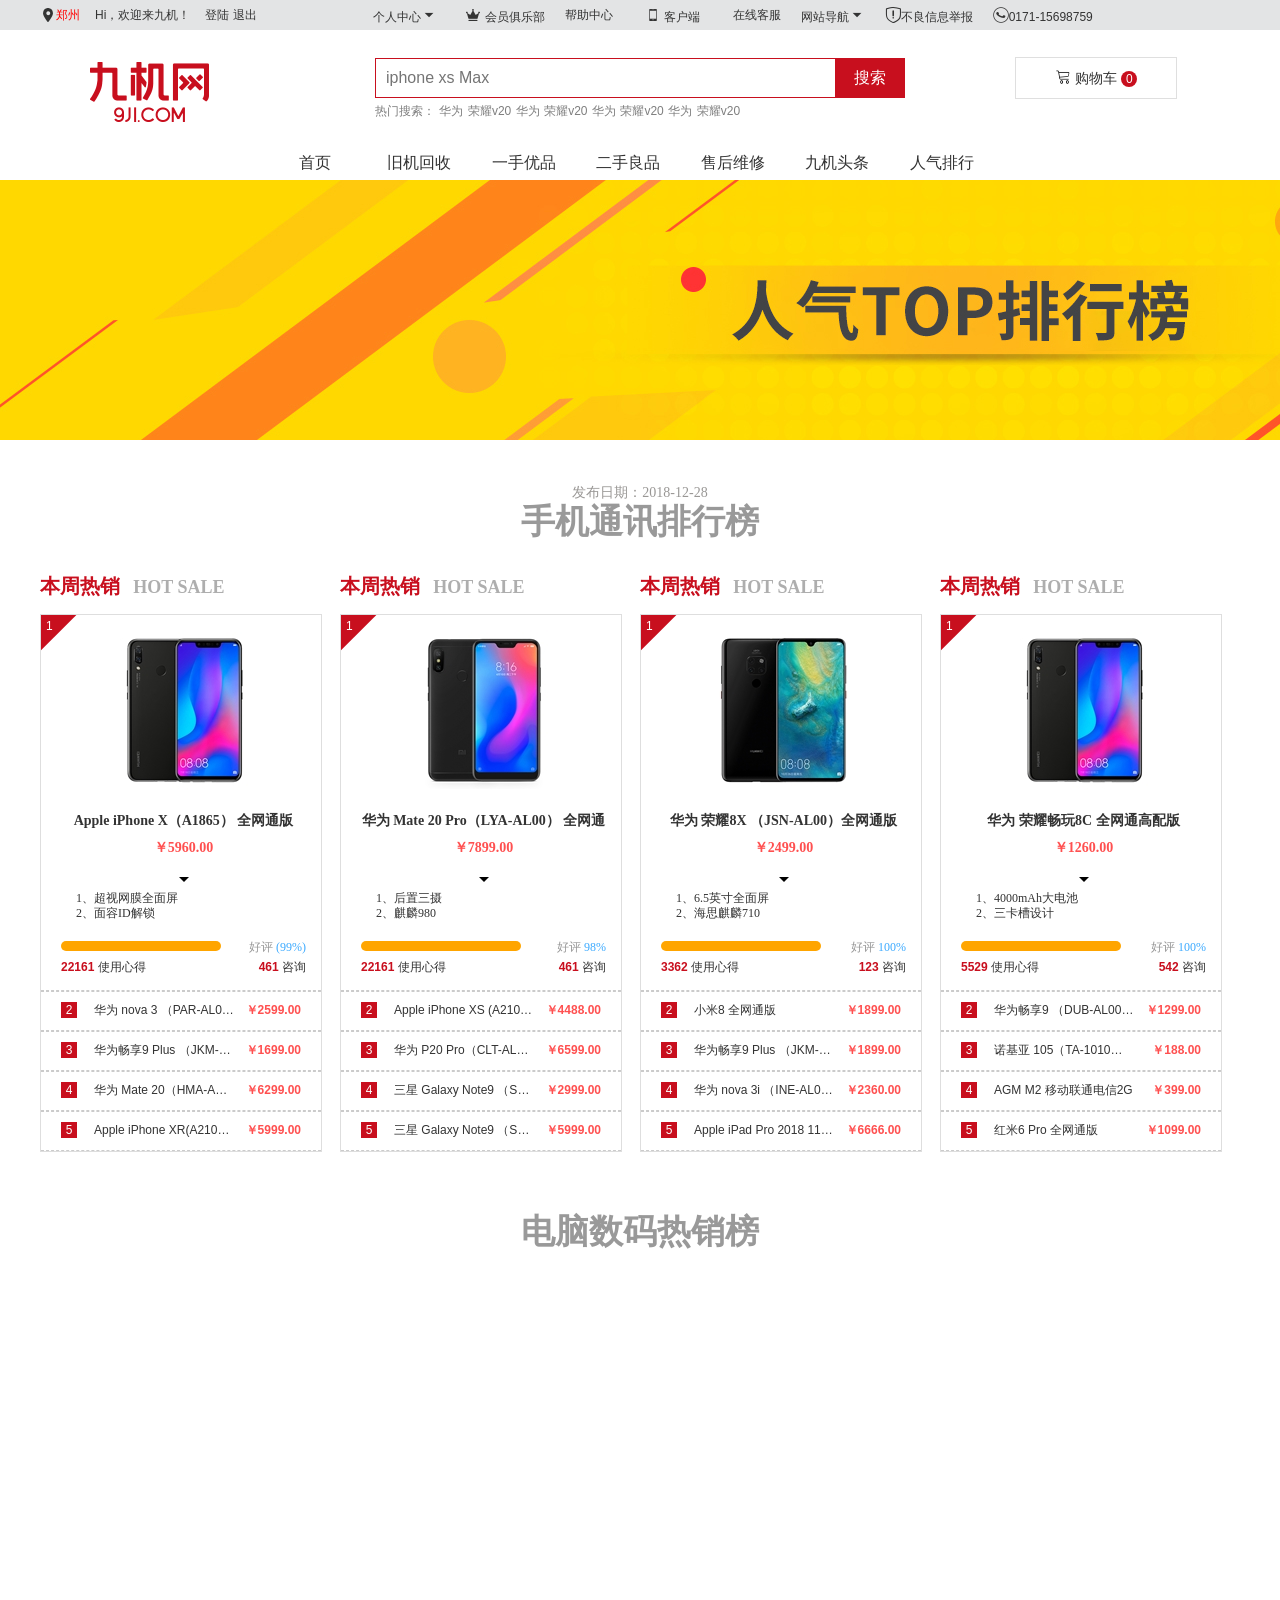
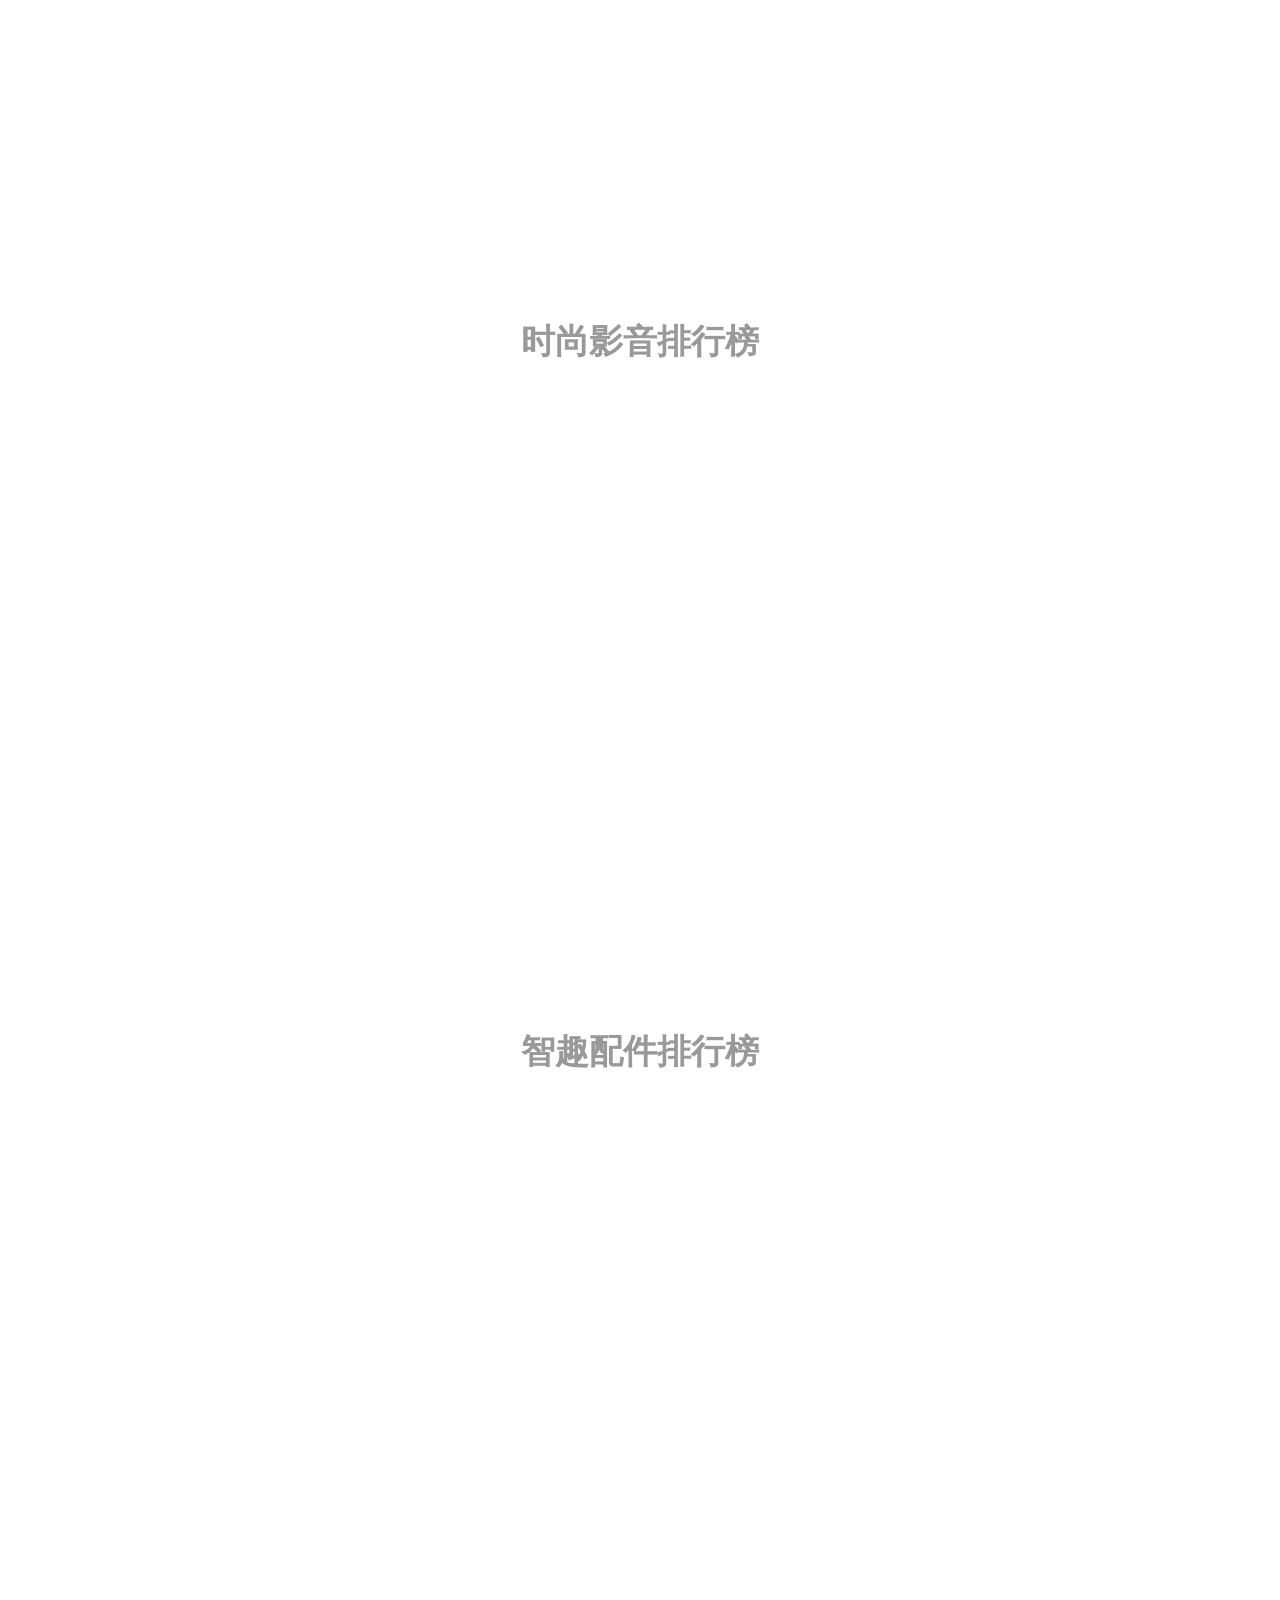
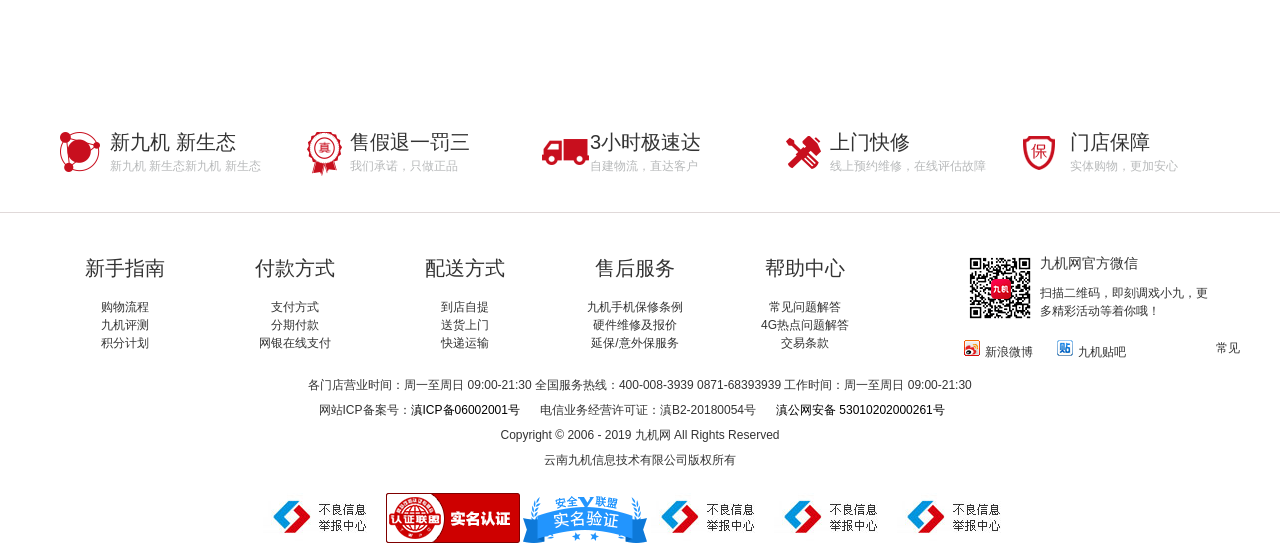
<file: human.html>
<!doctype html>
<html lang="en">
<head>
    <meta charset="UTF-8">
    <title>Document</title>
    <link rel="stylesheet" href="css/reset.css">
    <link rel="stylesheet" href="css/index1-header-bottom.css">
    <link rel="stylesheet" href="css/jquery.area.css">
    <link rel="stylesheet" href="css/human.css">
    <link rel="stylesheet" href="css/iconfont.css"> 
    <script src="js/jquery-1.8.3.min.js"></script>
</head>
<body>
    <div class="allheader">
        <div class="gheader">
            <div class="header-top">
                <div class="fl site">
                    <!-- 地址 -->
                    <div class="areaSelector">
                    <i class="iconfont icon-dizhi fl"></i><h3 class="address fl">郑州</h3>
                        <div class="area">
                            <!-- 这里的地址信息是动态读取的 -->
                        </div>
                    </div>

                    <script>
                        $(function () {
                            $('.area').area();
                        })
                    </script>
                    <!-- 地址结束 -->
                </div>
                <div class="site-choose">

                </div>
                <div class="fl welcom">
                    <span>Hi，欢迎来九机！</span>
                </div>
                <div class="fl glogin">
                    <a href="login.html" class="lo">登陆</a> <a href="reg.html" class="zhu">注册</a>
                </div>
                <div class="fl header-menu popup">
                    <a href="">个人中心<i class="iconfont icon-triangle-down"></i> </a>
                </div>
                <div class="perCenter perCenter1">
                    <a href="">
                        <h4>我的订单</h4>
                    </a>
                    <a href="">
                        <h4>我的积分</h4>
                    </a>
                    <a href="">
                        <h4>我的试用</h4>
                    </a>
                    <a href="">
                        <h4>我的收藏</h4>
                    </a>
                    <a href="">
                        <h4>我的咨询</h4>
                    </a>
                    <a href="">
                        <h4>我的优惠券</h4>
                    </a>
                    <a href="">
                        <h4>报修/退换货</h4>
                    </a>
                </div>
                <div class="fl header-menu">
                    <a href="">
                        <i class="iconfont icon-huiyuan"></i> 会员俱乐部
                    </a>
                </div>
                <div class="fl header-menu">
                    <a href="">帮助中心</a>
                </div>
                <div class="fl header-menu popup client">
                    <a href="">
                        <i class="iconfont icon-shouji"></i> 客户端
                    </a>
                </div>
                <div class="client-down">
                    <ul>
                        <li>
                            <a href=""><img src="images/index-header/appdown.png" alt=""></a>
                            <h1>扫描二维码</h1>
                        </li>
                        <li>
                            <p><a href="">android </a></p>
                            <p><a href="">iphone </a></p>
                            <p><a href="">触屏版 </a></p>
                        </li>
                    </ul>
                </div>

                <div class="fl header-menu">
                    <a href="">在线客服</a>
                </div>
                <div class="fl header-menu gnav">
                    <a href="">网站导航<i class="iconfont icon-triangle-down"></i></a>
                </div>
                <div class="gnav-list">
                    <div class="list">
                        <h1>九机特色</h1>
                        <ul class="fl">
                            <li>附近门店</li>
                            <li>免费贴膜</li>
                            <li>预约维修</li>
                            <li>九机小店</li>
                        </ul>
                        <ul class="fl">
                            <li>一手优品</li>
                            <li>旧机回收</li>
                            <li>预约快修</li>
                        </ul>
                    </div>
                    <!-- 第二列 -->
                    <div class="list">
                        <h1>服务集市</h1>
                        <ul class="fl">
                            <li>在线支付</li>
                            <li>品牌专区</li>
                            <li>帮助中心</li>
                            <li>会员俱乐部</li>
                        </ul>
                        <ul class="fl">
                            <li>话费充值</li>
                            <li>试用中心</li>
                            <li>九机服务</li>
                        </ul>
                    </div>
                    <!-- 第三列 -->
                    <div class="list">
                        <h1>招商合作</h1>
                        <ul class="fl">
                            <li>供应商申请</li>
                            <li>九机百科</li>

                        </ul>
                        <ul class="fl">
                            <li>IT服务</li>

                        </ul>
                    </div>
                    <!-- 第四列 -->
                    <div class="list">
                        <h1>更多精选</h1>
                        <ul class="fl">
                            <li>九机头条</li>

                        </ul>
                        <ul class="fl">
                            <li>人才招聘</li>

                        </ul>
                    </div>
                    <!-- 第五列 -->
                    <div class="list">
                        <h1>产品选择</h1>
                        <ul class="fl">
                            <li>手机</li>
                            <li>电脑周边</li>
                            <li>智能产品</li>

                        </ul>
                        <ul class="fl">
                            <li>手机配件</li>
                            <li>耳机音响</li>
                            <li>笔记本/电脑</li>

                        </ul>
                    </div>
                </div>
                <div class="fl header-menu">
                    <a href="">
                        <i class="iconfont icon-jubao"></i>不良信息举报
                    </a>
                </div>
                <div class="fl header-menu number">
                    <a href="">
                        <i class="iconfont icon-dianhua-copy"></i>0171-15698759
                    </a>
                </div>
                <div class="gCall">
                    <h1>输入手机号码并免费拨打：</h1>
                    <input type="text" class="phone-num">
                    <input type="submit" class="callbtn" value="拨打">
                </div>
            </div>
        </div>
        <!-- logo  搜索  购物车按钮 -->
        <div class="header-search">
            <div class="header-logo fl"></div>
            <div class="seach-cent fl">
                <input type="text" class="gseach" placeholder="iphone xs Max">
                <input type="submit" value="搜索" class="seach-btn">
                <ul class="SearchRes">
                </ul>
                <div class="hot-words">
                    <span> 热门搜索：</span>
                    <span> 华为</span>
                    <span> 荣耀v20</span>
                    <span> 华为</span>
                    <span> 荣耀v20</span>
                    <span> 华为</span>
                    <span> 荣耀v20</span>
                    <span> 华为</span>
                    <span> 荣耀v20</span>
                </div>

            </div>
            <div class="shop-cart fl">
                <i class="iconfont icon-tubiaozhizuomoban"></i>
                <a href=""> 购物车</a>
                <span>0</span>
            </div>
        </div>
        <!-- 一级菜单 -->
        <div class="level-menu">
            <div class="level-menu-s">
                <a href="index.html">
                    <span>首页</span>
                </a>
                <a href="tomtr.html">
                    <span>旧机回收</span>
                </a>
                <a href="superProdect.html">
                    <span>一手优品</span>
                </a>
                <a href="used.html">
                    <span>二手良品</span>
                </a>
                <a href="sale.html">
                    <span>售后维修</span>
                </a>
                <a href="nine.html">
                    <span>九机头条</span>
                </a>
                <a href="human.html">
                    <span>人气排行</span>
                </a>
            </div>

        </div>
        <!-- 头部结束 -->
    </div>
    <div class="banner"></div>
    <div class="main">
        <div class="news">
            <p class="time">发布日期：2018-12-28</p>
            <p class="connect">手机通讯排行榜</p>
        </div>
<!-- news完成 -->
        <div class="phone" data-type="phone">
            <div>
                <ul class="phone-all clearfix">
                    <li class="model">
                        <div class="hot">
                            <a href="" class="hot-cn">本周热销</a>
                            <a href="" class="hot-en">HOT SALE</a>
                        </div>
                        <div class="show">
                            <div>
                                <div class="prime prime-spe2">
                                    <div class="one">
                                        <div class="pic">
                                            <a href="mate20.html">
                                                <img src="images/pop/pop03.jpg" alt="">
                                            </a>
                                        </div>
                                        <a href="">Apple iPhone X（A1865） 全网通版</a>
                                        <span class="price">￥5960.00</span>
                                    </div><!-- 第一模块 -->
                                    <div class="triangle"></div><!-- 三角形 -->
                                    <p class="instro">
                                        <a href="">1、超视网膜全面屏</a><br>
                                        <a href="">2、面容ID解锁</a>
                                    </p><!-- 第三模块 -->
                                    <div class="reception clearfix">
                                        <div class="pattern"></div>
                                        <div class="result">
                                            <span class="good">好评</span>
                                            <span class="percent">(99%)</span>
                                        </div>
                                    </div><!-- 第四模块 -->
                                    <div class="detail clearfix">
                                        <div class="left">
                                            <a href="">22161</a>
                                            <span>使用心得</span>
                                        </div>
                                        <div class="right">
                                            <a href="">461</a>
                                            <span>咨询</span>
                                        </div>
                                    </div>
                                    <div class="red-tri"></div>
                                    <span class="ding">1</span>
                                </div>
                                <div class="title specious">
                                    <div>1</div>
                                    <p>Apple iPhone X（A1865） 全网通版</p>
                                    <span>￥5960.00</span>
                                </div>   
                            </div>
                            <div>
                                <div class="prime prime-spe prime-spe2">
                                    <div class="one">
                                        <div class="pic">
                                            <a href="mate20.html">
                                                <img src="images/pop/pop03.jpg" alt="">
                                            </a>
                                        </div>
                                        <a href="">华为 nova 3 （PAR-AL00） 全网通版</a>
                                        <span class="price">￥2599.00</span>
                                    </div><!-- 第一模块 -->
                                    <div class="triangle"></div><!-- 三角形 -->
                                    <p class="instro">
                                        <a href="">1、GPU TURBO</a><br>
                                        <a href="">2、麒麟970</a>
                                    </p><!-- 第三模块 -->
                                    <div class="reception clearfix">
                                        <div class="pattern"></div>
                                        <div class="result">
                                            <span class="good">好评</span>
                                            <span class="percent">(99%)</span>
                                        </div>
                                    </div><!-- 第四模块 -->
                                    <div class="detail clearfix">
                                        <div class="left">
                                            <a href=""4593</a>
                                            <span>使用心得</span>
                                        </div>
                                        <div class="right">
                                            <a href="">101</a>
                                            <span>咨询</span>
                                        </div>
                                    </div>
                                    <div class="red-tri"></div>
                                    <span class="ding">2</span>
                                </div>
                                <div class="title">
                                    <div>2</div>
                                    <p>华为 nova 3 （PAR-AL00） 全网通版</p>
                                    <span>￥2599.00</span>
                                </div>   
                            </div>
                            <div>
                                <div class="prime prime-spe prime-spe2">
                                    <div class="one">
                                        <div class="pic">
                                            <a href="mate20.html">
                                                <img src="images/pop/pop19.jpg" alt="">
                                            </a>
                                        </div>
                                        <a href="">华为畅享9 Plus （JKM-AL00）全网通</a>
                                        <span class="price">￥1699.00</span>
                                    </div><!-- 第一模块 -->
                                    <div class="triangle"></div><!-- 三角形 -->
                                    <p class="instro">
                                        <a href="">1、海思麒麟710</a><br>
                                        <a href="">2、后置三摄</a>
                                    </p><!-- 第三模块 -->
                                    <div class="reception clearfix">
                                        <div class="pattern"></div>
                                        <div class="result">
                                            <span class="good">好评</span>
                                            <span class="percent">100%</span>
                                        </div>
                                    </div><!-- 第四模块 -->
                                    <div class="detail clearfix">
                                        <div class="left">
                                            <a href="">21603</a>
                                            <span>使用心得</span>
                                        </div>
                                        <div class="right">
                                            <a href="">125</a>
                                            <span>咨询</span>
                                        </div>
                                    </div>
                                    <div class="red-tri"></div>
                                    <span class="ding">3</span>
                                </div>
                                <div class="title">
                                    <div>3</div>
                                    <p>华为畅享9 Plus （JKM-AL00）全网通</p>
                                    <span>￥1699.00</span>
                                </div>   
                            </div>
                            <div>
                                <div class="prime prime-spe prime-spe2">
                                    <div class="one">
                                        <div class="pic">
                                            <a href="mate20.html">
                                                <img src="images/pop/pop13.jpg" alt="">
                                            </a>
                                        </div>
                                        <a href="">华为 Mate 20（HMA-AL00） 全网通</a>
                                        <span class="price">￥6299.00</span>
                                    </div><!-- 第一模块 -->
                                    <div class="triangle"></div><!-- 三角形 -->
                                    <p class="instro">
                                        <a href="">1、多彩外观</a><br>
                                        <a href="">2、双卡双待</a>
                                    </p><!-- 第三模块 -->
                                    <div class="reception clearfix">
                                        <div class="pattern"></div>
                                        <div class="result">
                                            <span class="good">好评</span>
                                            <span class="percent">100%</span>
                                        </div>
                                    </div><!-- 第四模块 -->
                                    <div class="detail clearfix">
                                        <div class="left">
                                            <a href="">2160</a>
                                            <span>使用心得</span>
                                        </div>
                                        <div class="right">
                                            <a href="">222</a>
                                            <span>咨询</span>
                                        </div>
                                    </div>
                                    <div class="red-tri"></div>
                                    <span class="ding">4</span>
                                </div>
                                <div class="title">
                                    <div>4</div>
                                    <p>华为 Mate 20（HMA-AL00） 全网通</p>
                                    <span>￥6299.00</span>
                                </div>   
                            </div>
                            <div>
                                <div class="prime prime-spe prime-spe2">
                                    <div class="one">
                                        <div class="pic">
                                            <a href="mate20.html">
                                                <img src="images/pop/pop11.jpg" alt="">
                                            </a>
                                        </div>
                                        <a href="">Apple iPhone XR(A2108) 全网通版</a>
                                        <span class="price">￥5999.00</span>
                                    </div><!-- 第一模块 -->
                                    <div class="triangle"></div><!-- 三角形 -->
                                    <p class="instro">
                                        <a href="">1、可用Apple Pencil</a><br>
                                        <a href="">2、A10芯片</a>
                                    </p><!-- 第三模块 -->
                                    <div class="reception clearfix">
                                        <div class="pattern"></div>
                                        <div class="result">
                                            <span class="good">好评</span>
                                            <span class="percent">(99%)</span>
                                        </div>
                                    </div><!-- 第四模块 -->
                                    <div class="detail clearfix">
                                        <div class="left">
                                            <a href="">21603</a>
                                            <span>使用心得</span>
                                        </div>
                                        <div class="right">
                                            <a href="">451</a>
                                            <span>咨询</span>
                                        </div>
                                    </div>
                                    <div class="red-tri"></div>
                                    <span class="ding">5</span>
                                </div>
                                <div class="title">
                                    <div>5</div>
                                    <p>Apple iPhone XR(A2108) 全网通版</p>
                                    <span>￥5999.00</span>
                                </div>   
                            </div>
                        </div>   
                    </li>
                    <li class="model">
                        <div class="hot">
                            <a href="" class="hot-cn">本周热销</a>
                            <a href="" class="hot-en">HOT SALE</a>
                        </div>
                        <div class="show">
                            <div>
                                <div class="prime prime-spe2">
                                    <div class="one">
                                        <div class="pic">
                                            <a href="mate20.html">
                                                <img src="images/pop/pop22.jpg" alt="">
                                            </a>
                                        </div>
                                        <a href="">华为 Mate 20 Pro（LYA-AL00） 全网通</a>
                                        <span class="price">￥7899.00</span>
                                    </div><!-- 第一模块 -->
                                    <div class="triangle"></div><!-- 三角形 -->
                                    <p class="instro">
                                        <a href="">1、后置三摄</a><br>
                                        <a href="">2、麒麟980</a>
                                    </p><!-- 第三模块 -->
                                    <div class="reception clearfix">
                                        <div class="pattern"></div>
                                        <div class="result">
                                            <span class="good">好评</span>
                                            <span class="percent">98%</span>
                                        </div>
                                    </div><!-- 第四模块 -->
                                    <div class="detail clearfix">
                                        <div class="left">
                                            <a href="">22161</a>
                                            <span>使用心得</span>
                                        </div>
                                        <div class="right">
                                            <a href="">461</a>
                                            <span>咨询</span>
                                        </div>
                                    </div>
                                    <div class="red-tri"></div>
                                    <span class="ding">1</span>
                                </div>
                                <div class="title specious">
                                    <div>1</div>
                                    <p>华为 Mate 20 Pro（LYA-AL00） 全网通</p>
                                    <span>￥7899.00</span>
                                </div>   
                            </div>
                            <div>
                                <div class="prime prime-spe prime-spe2">
                                    <div class="one">
                                        <div class="pic">
                                            <a href="mate20.html">
                                                <img src="images/pop/pop16.jpg" alt="">
                                            </a>
                                        </div>
                                        <a href="">Apple iPhone XS (A2100) 全网通版</a>
                                        <span class="price">￥4488.00</span>
                                    </div><!-- 第一模块 -->
                                    <div class="triangle"></div><!-- 三角形 -->
                                    <p class="instro">
                                        <a href="">1、超视网膜全面屏</a><br>
                                        <a href="">2、面容ID解锁</a>
                                    </p><!-- 第三模块 -->
                                    <div class="reception clearfix">
                                        <div class="pattern"></div>
                                        <div class="result">
                                            <span class="good">好评</span>
                                            <span class="percent">100%</span>
                                        </div>
                                    </div><!-- 第四模块 -->
                                    <div class="detail clearfix">
                                        <div class="left">
                                            <a href="">4593</a>
                                            <span>使用心得</span>
                                        </div>
                                        <div class="right">
                                            <a href="">101</a>
                                            <span>咨询</span>
                                        </div>
                                    </div>
                                    <div class="red-tri"></div>
                                    <span class="ding">2</span>
                                </div>
                                <div class="title">
                                    <div>2</div>
                                    <p>Apple iPhone XS (A2100) 全网通版</p>
                                    <span>￥4488.00</span>
                                </div>   
                            </div>
                            <div>
                                <div class="prime prime-spe prime-spe2">
                                    <div class="one">
                                        <div class="pic">
                                            <a href="">
                                                <img src="images/pop/pop18.jpg" alt="">
                                            </a>
                                        </div>
                                        <a href="">华为 P20 Pro（CLT-AL00） 全网通版</a>
                                        <span class="price">￥6599.00</span>
                                    </div><!-- 第一模块 -->
                                    <div class="triangle"></div><!-- 三角形 -->
                                    <p class="instro">
                                        <a href="">1、4000万徕卡三摄</a><br>
                                        <a href="">2、IP67防水防尘</a>
                                    </p><!-- 第三模块 -->
                                    <div class="reception clearfix">
                                        <div class="pattern"></div>
                                        <div class="result">
                                            <span class="good">好评</span>
                                            <span class="percent">100%</span>
                                        </div>
                                    </div><!-- 第四模块 -->
                                    <div class="detail clearfix">
                                        <div class="left">
                                            <a href="">21603</a>
                                            <span>使用心得</span>
                                        </div>
                                        <div class="right">
                                            <a href="">125</a>
                                            <span>咨询</span>
                                        </div>
                                    </div>
                                    <div class="red-tri"></div>
                                    <span class="ding">3</span>
                                </div>
                                <div class="title">
                                    <div>3</div>
                                    <p>华为 P20 Pro（CLT-AL00） 全网通版</p>
                                    <span>￥6599.00</span>
                                </div>   
                            </div>
                            <div>
                                <div class="prime prime-spe prime-spe2">
                                    <div class="one">
                                        <div class="pic">
                                            <a href="">
                                                <img src="images/pop/pop03.jpg" alt="">
                                            </a>
                                        </div>
                                        <a href="">三星 Galaxy Note9 （SM-N9600） 全网通</a>
                                        <span class="price">￥2999.00</span>
                                    </div><!-- 第一模块 -->
                                    <div class="triangle"></div><!-- 三角形 -->
                                    <p class="instro">
                                        <a href="">1、后置四摄</a><br>
                                        <a href="">2、Bixby人工智能</a>
                                    </p><!-- 第三模块 -->
                                    <div class="reception clearfix">
                                        <div class="pattern"></div>
                                        <div class="result">
                                            <span class="good">好评</span>
                                            <span class="percent">100%</span>
                                        </div>
                                    </div><!-- 第四模块 -->
                                    <div class="detail clearfix">
                                        <div class="left">
                                            <a href="">2160</a>
                                            <span>使用心得</span>
                                        </div>
                                        <div class="right">
                                            <a href="">222</a>
                                            <span>咨询</span>
                                        </div>
                                    </div>
                                    <div class="red-tri"></div>
                                    <span class="ding">4</span>
                                </div>
                                <div class="title">
                                    <div>4</div>
                                    <p>三星 Galaxy Note9 （SM-N9600） 全网通</p>
                                    <span>￥2999.00</span>
                                </div>   
                            </div>
                            <div>
                                <div class="prime prime-spe prime-spe2">
                                    <div class="one">
                                        <div class="pic">
                                            <a href="">
                                                <img src="images/pop/pop05.jpg" alt="">
                                            </a>
                                        </div>
                                        <a href="">三星 Galaxy A9s (SM-A9200) 全网通</a>
                                        <span class="price">￥1899.00</span>
                                    </div><!-- 第一模块 -->
                                    <div class="triangle"></div><!-- 三角形 -->
                                    <p class="instro">
                                        <a href="">1、智能S Pen</a><br>
                                        <a href="">2、大容量电池</a>
                                    </p><!-- 第三模块 -->
                                    <div class="reception clearfix">
                                        <div class="pattern"></div>
                                        <div class="result">
                                            <span class="good">好评</span>
                                            <span class="percent">(99%)</span>
                                        </div>
                                    </div><!-- 第四模块 -->
                                    <div class="detail clearfix">
                                        <div class="left">
                                            <a href="">21603</a>
                                            <span>使用心得</span>
                                        </div>
                                        <div class="right">
                                            <a href="">451</a>
                                            <span>咨询</span>
                                        </div>
                                    </div>
                                    <div class="red-tri"></div>
                                    <span class="ding">5</span>
                                </div>
                                <div class="title">
                                    <div>5</div>
                                    <p>三星 Galaxy Note9 （SM-N9600） 全</p>
                                    <span>￥5999.00</span>
                                </div>   
                            </div>
                        </div>   
                    </li>
                    <li class="model">
                        <div class="hot">
                            <a href="" class="hot-cn">本周热销</a>
                            <a href="" class="hot-en">HOT SALE</a>
                        </div>
                        <div class="show">
                            <div>
                                <div class="prime prime-spe2">
                                    <div class="one">
                                        <div class="pic">
                                            <a href="mate20.html">
                                                <img src="images/pop/pop07.jpg" alt="">
                                            </a>
                                        </div>
                                        <a href="">华为 荣耀8X （JSN-AL00）全网通版</a>
                                        <span class="price">￥2499.00</span>
                                    </div><!-- 第一模块 -->
                                    <div class="triangle"></div><!-- 三角形 -->
                                    <p class="instro">
                                        <a href="">1、6.5英寸全面屏</a><br>
                                        <a href="">2、海思麒麟710</a>
                                    </p><!-- 第三模块 -->
                                    <div class="reception clearfix">
                                        <div class="pattern"></div>
                                        <div class="result">
                                            <span class="good">好评</span>
                                            <span class="percent">100%</span>
                                        </div>
                                    </div><!-- 第四模块 -->
                                    <div class="detail clearfix">
                                        <div class="left">
                                            <a href="">3362</a>
                                            <span>使用心得</span>
                                        </div>
                                        <div class="right">
                                            <a href="">123</a>
                                            <span>咨询</span>
                                        </div>
                                    </div>
                                    <div class="red-tri"></div>
                                    <span class="ding">1</span>
                                </div>
                                <div class="title specious">
                                    <div>1</div>
                                    <p>华为 荣耀8X （JSN-AL00）全网通版</p>
                                    <span>￥2499.00</span>
                                </div>   
                            </div>
                            <div>
                                <div class="prime prime-spe prime-spe2">
                                    <div class="one">
                                        <div class="pic">
                                            <a href="mate20.html">
                                                <img src="images/pop/pop09.jpg" alt="">
                                            </a>
                                        </div>
                                        <a href="">小米8 全网通版</a>
                                        <span class="price">￥1699.00</span>
                                    </div><!-- 第一模块 -->
                                    <div class="triangle"></div><!-- 三角形 -->
                                    <p class="instro">
                                        <a href="">1、首款双频GPS</a><br>
                                        <a href="">2、AI变焦双摄</a>
                                    </p><!-- 第三模块 -->
                                    <div class="reception clearfix">
                                        <div class="pattern"></div>
                                        <div class="result">
                                            <span class="good">好评</span>
                                            <span class="percent">100%</span>
                                        </div>
                                    </div><!-- 第四模块 -->
                                    <div class="detail clearfix">
                                        <div class="left">
                                            <a href="">5592</a>
                                            <span>使用心得</span>
                                        </div>
                                        <div class="right">
                                            <a href="">456</a>
                                            <span>咨询</span>
                                        </div>
                                    </div>
                                    <div class="red-tri"></div>
                                    <span class="ding">2</span>
                                </div>
                                <div class="title">
                                    <div>2</div>
                                    <p>小米8 全网通版</p>
                                    <span>￥1899.00</span>
                                </div>   
                            </div>
                            <div>
                                <div class="prime prime-spe prime-spe2">
                                    <div class="one">
                                        <div class="pic">
                                            <a href="mate20.html">
                                                <img src="images/pop/pop10.jpg" alt="">
                                            </a>
                                        </div>
                                        <a href="">华为畅享9 Plus （JKM-AL00）全网通版</a>
                                        <span class="price">￥1899.00</span>
                                    </div><!-- 第一模块 -->
                                    <div class="triangle"></div><!-- 三角形 -->
                                    <p class="instro">
                                        <a href="">1、海思麒麟710</a><br>
                                        <a href="">2、6.5英寸全面屏</a>
                                    </p><!-- 第三模块 -->
                                    <div class="reception clearfix">
                                        <div class="pattern"></div>
                                        <div class="result">
                                            <span class="good">好评</span>
                                            <span class="percent">99%</span>
                                        </div>
                                    </div><!-- 第四模块 -->
                                    <div class="detail clearfix">
                                        <div class="left">
                                            <a href="">4863</a>
                                            <span>使用心得</span>
                                        </div>
                                        <div class="right">
                                            <a href="">789</a>
                                            <span>咨询</span>
                                        </div>
                                    </div>
                                    <div class="red-tri"></div>
                                    <span class="ding">3</span>
                                </div>
                                <div class="title">
                                    <div>3</div>
                                    <p>华为畅享9 Plus （JKM-AL00）全网通版</p>
                                    <span>￥1899.00</span>
                                </div>   
                            </div>
                            <div>
                                <div class="prime prime-spe prime-spe2">
                                    <div class="one">
                                        <div class="pic">
                                            <a href="mate20.html">
                                                <img src="images/pop/pop11.jpg" alt="">
                                            </a>
                                        </div>
                                        <a href="">华为 nova 3i （INE-AL00）全网通版</a>
                                        <span class="price">￥2360.00</span>
                                    </div><!-- 第一模块 -->
                                    <div class="triangle"></div><!-- 三角形 -->
                                    <p class="instro">
                                        <a href="">1、麒麟710</a><br>
                                        <a href="">2、AI智慧四摄</a>
                                    </p><!-- 第三模块 -->
                                    <div class="reception clearfix">
                                        <div class="pattern"></div>
                                        <div class="result">
                                            <span class="good">好评</span>
                                            <span class="percent">100%</span>
                                        </div>
                                    </div><!-- 第四模块 -->
                                    <div class="detail clearfix">
                                        <div class="left">
                                            <a href="">5269</a>
                                            <span>使用心得</span>
                                        </div>
                                        <div class="right">
                                            <a href="">529</a>
                                            <span>咨询</span>
                                        </div>
                                    </div>
                                    <div class="red-tri"></div>
                                    <span class="ding">4</span>
                                </div>
                                <div class="title">
                                    <div>4</div>
                                    <p>华为 nova 3i （INE-AL00）全网通版</p>
                                    <span>￥2360.00</span>
                                </div>   
                            </div>
                            <div>
                                <div class="prime prime-spe prime-spe2">
                                    <div class="one">
                                        <div class="pic">
                                            <a href="mate20.html">
                                                <img src="images/pop/pop03.jpg" alt="">
                                            </a>
                                        </div>
                                        <a href="">华为 荣耀10 （COL-AL10）全网通尊享</a>
                                        <span class="price">￥1899.00</span>
                                    </div><!-- 第一模块 -->
                                    <div class="triangle"></div><!-- 三角形 -->
                                    <p class="instro">
                                        <a href="">1、2400万AI双摄</a><br>
                                        <a href="">2、AI变焦双摄</a>
                                    </p><!-- 第三模块 -->
                                    <div class="reception clearfix">
                                        <div class="pattern"></div>
                                        <div class="result">
                                            <span class="good">好评</span>
                                            <span class="percent">100%</span>
                                        </div>
                                    </div><!-- 第四模块 -->
                                    <div class="detail clearfix">
                                        <div class="left">
                                            <a href="">4432</a>
                                            <span>使用心得</span>
                                        </div>
                                        <div class="right">
                                            <a href="">524</a>
                                            <span>咨询</span>
                                        </div>
                                    </div>
                                    <div class="red-tri"></div>
                                    <span class="ding">5</span>
                                </div>
                                <div class="title">
                                    <div>5</div>
                                    <p>Apple iPad Pro 2018 11英寸 wifi版</p>
                                    <span>￥6666.00</span>
                                </div>   
                            </div>
                        </div>   
                    </li>
                    <li class="model">
                        <div class="hot">
                            <a href="" class="hot-cn">本周热销</a>
                            <a href="" class="hot-en">HOT SALE</a>
                        </div>
                        <div class="show">
                            <div>
                                <div class="prime prime-spe2">
                                    <div class="one">
                                        <div class="pic">
                                            <a href="mate20.html">
                                                <img src="images/pop/pop03.jpg" alt="">
                                            </a>
                                        </div>
                                        <a href="">华为 荣耀畅玩8C 全网通高配版</a>
                                        <span class="price">￥1260.00</span>
                                    </div><!-- 第一模块 -->
                                    <div class="triangle"></div><!-- 三角形 -->
                                    <p class="instro">
                                        <a href="">1、4000mAh大电池</a><br>
                                        <a href="">2、三卡槽设计</a>
                                    </p><!-- 第三模块 -->
                                    <div class="reception clearfix">
                                        <div class="pattern"></div>
                                        <div class="result">
                                            <span class="good">好评</span>
                                            <span class="percent">100%</span>
                                        </div>
                                    </div><!-- 第四模块 -->
                                    <div class="detail clearfix">
                                        <div class="left">
                                            <a href="">5529</a>
                                            <span>使用心得</span>
                                        </div>
                                        <div class="right">
                                            <a href="">542</a>
                                            <span>咨询</span>
                                        </div>
                                    </div>
                                    <div class="red-tri"></div>
                                    <span class="ding">1</span>
                                </div>
                                <div class="title specious">
                                    <div>1</div>
                                    <p>华为 荣耀畅玩8C 全网通高配版</p>
                                    <span>￥1260.00</span>
                                </div>   
                            </div>
                            <div>
                                <div class="prime prime-spe prime-spe2">
                                    <div class="one">
                                        <div class="pic">
                                            <a href="mate20.html">
                                                <img src="images/pop/pop03.jpg" alt="">
                                            </a>
                                        </div>
                                        <a href="">华为畅享9 （DUB-AL00） 全网通高配版</a>
                                        <span class="price">￥1299.00</span>
                                    </div><!-- 第一模块 -->
                                    <div class="triangle"></div><!-- 三角形 -->
                                    <p class="instro">
                                        <a href="">1、6.26英寸全面屏</a><br>
                                        <a href="">2、4000mAh大电池</a>
                                    </p><!-- 第三模块 -->
                                    <div class="reception clearfix">
                                        <div class="pattern"></div>
                                        <div class="result">
                                            <span class="good">好评</span>
                                            <span class="percent">100%</span>
                                        </div>
                                    </div><!-- 第四模块 -->
                                    <div class="detail clearfix">
                                        <div class="left">
                                            <a href="">6634</a>
                                            <span>使用心得</span>
                                        </div>
                                        <div class="right">
                                            <a href="">225</a>
                                            <span>咨询</span>
                                        </div>
                                    </div>
                                    <div class="red-tri"></div>
                                    <span class="ding">2</span>
                                </div>
                                <div class="title">
                                    <div>2</div>
                                    <p>华为畅享9 （DUB-AL00） 全网通高配版</p>
                                    <span>￥1299.00</span>
                                </div>   
                            </div>
                            <div>
                                <div class="prime prime-spe prime-spe2">
                                    <div class="one">
                                        <div class="pic">
                                            <a href="mate20.html">
                                                <img src="images/pop/pop20.jpg" alt="">
                                            </a>
                                        </div>
                                        <a href="">诺基亚 105（TA-1010新款）单卡版移动</a>
                                        <span class="price">￥188.00</span>
                                    </div><!-- 第一模块 -->
                                    <div class="triangle"></div><!-- 三角形 -->
                                    <p class="instro">
                                        <a href="">1、15小时超长通话</a><br>
                                        <a href="">2、一个月超长待机</a>
                                    </p><!-- 第三模块 -->
                                    <div class="reception clearfix">
                                        <div class="pattern"></div>
                                        <div class="result">
                                            <span class="good">好评</span>
                                            <span class="percent">99%</span>
                                        </div>
                                    </div><!-- 第四模块 -->
                                    <div class="detail clearfix">
                                        <div class="left">
                                            <a href="">4863</a>
                                            <span>使用心得</span>
                                        </div>
                                        <div class="right">
                                            <a href="">789</a>
                                            <span>咨询</span>
                                        </div>
                                    </div>
                                    <div class="red-tri"></div>
                                    <span class="ding">3</span>
                                </div>
                                <div class="title">
                                    <div>3</div>
                                    <p>诺基亚 105（TA-1010新款）单卡版移动</p>
                                    <span>￥188.00</span>
                                </div>   
                            </div>
                            <div>
                                <div class="prime prime-spe prime-spe2">
                                    <div class="one">
                                        <div class="pic">
                                            <a href="mate20.html">
                                                <img src="images/pop/pop21.jpg" alt="">
                                            </a>
                                        </div>
                                        <a href="">AGM M2 移动联通电信2G</a>
                                        <span class="price">￥399.00</span>
                                    </div><!-- 第一模块 -->
                                    <div class="triangle"></div><!-- 三角形 -->
                                    <p class="instro">
                                        <a href="">1、三防手机</a><br>
                                        <a href="">2、超长待机</a>
                                    </p><!-- 第三模块 -->
                                    <div class="reception clearfix">
                                        <div class="pattern"></div>
                                        <div class="result">
                                            <span class="good">好评</span>
                                            <span class="percent">100%</span>
                                        </div>
                                    </div><!-- 第四模块 -->
                                    <div class="detail clearfix">
                                        <div class="left">
                                            <a href="">3368</a>
                                            <span>使用心得</span>
                                        </div>
                                        <div class="right">
                                            <a href="">529</a>
                                            <span>咨询</span>
                                        </div>
                                    </div>
                                    <div class="red-tri">4</div>
                                    <span class="ding">4</span>
                                </div>
                                <div class="title">
                                    <div>4</div>
                                    <p>AGM M2 移动联通电信2G</p>
                                    <span>￥399.00</span>
                                </div>   
                            </div>
                            <div>
                                <div class="prime prime-spe prime-spe2">
                                    <div class="one">
                                        <div class="pic">
                                            <a href="mate20.html">
                                                <img src="images/pop/pop03.jpg" alt="">
                                            </a>
                                        </div>
                                        <a href="">红米6 Pro 全网通版</a>
                                        <span class="price">￥1099.00</span>
                                    </div><!-- 第一模块 -->
                                    <div class="triangle"></div><!-- 三角形 -->
                                    <p class="instro">
                                        <a href="">1、5.84全面屏</a><br>
                                        <a href="">2、1200万AI双摄</a>
                                    </p><!-- 第三模块 -->
                                    <div class="reception clearfix">
                                        <div class="pattern"></div>
                                        <div class="result">
                                            <span class="good">好评</span>
                                            <span class="percent">100%</span>
                                        </div>
                                    </div><!-- 第四模块 -->
                                    <div class="detail clearfix">
                                        <div class="left">
                                            <a href="">993</a>
                                            <span>使用心得</span>
                                        </div>
                                        <div class="right">
                                            <a href="">524</a>
                                            <span>咨询</span>
                                        </div>
                                    </div>
                                    <div class="red-tri"></div>
                                    <span class="ding">5</span>
                                </div>
                                <div class="title">
                                    <div>5</div>
                                    <p>红米6 Pro 全网通版</p>
                                    <span>￥1099.00</span>
                                </div>   
                            </div>
                        </div>   
                    </li> 
                </ul>
            </div>
        </div>
        <div>
            <div class="news">
            <p class="connect">电脑数码热销榜</p>
            </div>
            <div class="computer-po">
                <ul class="computer-all"></ul>
            </div>
        </div>
        <div class="video-specious">
            <div class="news">
            <p class="connect">时尚影音排行榜</p>
            </div>
            <div class="video-po">
                <ul class="video-all"></ul>
            </div>
        </div>
        <div class="device-specious">
            <div class="news">
            <p class="connect">智趣配件排行榜</p>
            </div>
            <div class="device-po">
                <ul class="device-all"></ul>
            </div>
        </div>
    </div>
    <div class="gfooter">
        <div class="promise">
            <a href="">
                <dl>
                    <dt class="icon p0"></dt>
                    <dd>
                        <h2>新九机 新生态</h2>
                        <h5>新九机 新生态新九机 新生态</h5>
                    </dd>
                </dl>
            </a>
            <a href="">
                <dl>
                    <dt class="icon p1"></dt>
                    <dd>
                        <h2>售假退一罚三</h2>
                        <h5>我们承诺，只做正品</h5>
                    </dd>
                </dl>
            </a>
            <a href="">
                <dl>
                    <dt class="icon p2"></dt>
                    <dd>
                        <h2>3小时极速达</h2>
                        <h5>自建物流，直达客户</h5>
                    </dd>
                </dl>
            </a>
            <a href="">
                <dl>
                    <dt class="icon p3"></dt>
                    <dd>
                        <h2>上门快修</h2>
                        <h5>线上预约维修，在线评估故障</h5>
                    </dd>
                </dl>
            </a>
            <a href="">
                <dl>
                    <dt class="icon p4"></dt>
                    <dd>
                        <h2>门店保障</h2>
                        <h5>实体购物，更加安心</h5>
                    </dd>
                </dl>
            </a>
        </div>

        <div class="footer-help">
            <div class="wrapper">
                <dl>
                    <dt><a href="">新手指南</a></dt>
                    <dd><a href="">购物流程</a></dd>
                    <dd><a href="">九机评测</a></dd>
                    <dd><a href="">积分计划</a></dd>

                </dl>
                <dl>
                    <dt><a href="">付款方式</a></dt>
                    <dd><a href="">支付方式</a></dd>
                    <dd><a href="">分期付款</a></dd>
                    <dd><a href="">网银在线支付</a></dd>

                </dl>
                <dl>
                    <dt><a href="">配送方式</a></dt>
                    <dd><a href="">到店自提</a></dd>
                    <dd><a href="">送货上门</a></dd>
                    <dd><a href="">快递运输</a></dd>

                </dl>
                <dl>
                    <dt><a href="">售后服务</a></dt>
                    <dd><a href="">九机手机保修条例</a></dd>
                    <dd><a href="">硬件维修及报价</a></dd>
                    <dd><a href="">延保/意外保服务</a></dd>

                </dl>
                <dl>
                    <dt><a href="">帮助中心</a></dt>
                    <dd><a href="">常见问题解答</a></dd>
                    <dd><a href="">4G热点问题解答</a></dd>
                    <dd><a href="">交易条款</a></dd>
                </dl>
                <dl class="foot-WeChat">
                    <dt class="icon"></dt>
                    <dd class="wblink">
                        <h3>九机网官方微信</h3>
                        <h4>扫描二维码，即刻调戏小九，更多精彩活动等着你哦！</h4>
                    </dd>
                    <dd class="wbicon">
                        <a href="" class="xinlang"><i class="icon"></i>新浪微博</a>
                        <a href="" class="tieba"><i class="icon"></i>九机贴吧</a>
                    </dd>
                </dl>
            </div>

        </div>
        <div class="clear"></div>
        <!-- 最底部 -->
        <div class="gbottom">
            <div class="wrapper">
                <div class="foot_nav">
                    <a href="">常见问题</a>
                    <i>|</i>
                    <a href="">常见问题</a>
                    <i>|</i>
                    <a href="">常见问题</a>
                    <i>|</i>
                    <a href="">常见问题</a>
                    <i>|</i>
                    <a href="">常见问题</a>
                    <i>|</i>
                    <a href="">常见问题</a>
                    <i>|</i>
                    <a href="">常见问题</a>
                    <i>|</i>
                    <a href="">常见问题</a>
                    <i>|</i>
                    <a href="">常见问题</a>
                    <i>|</i>
                </div>
                <div class="information">
                    <p>各门店营业时间：周一至周日 09:00-21:30 全国服务热线：400-008-3939 0871-68393939 工作时间：周一至周日 09:00-21:30</p>
                    <p>网站ICP备案号：<a rel="nofollow" href="https://www.miibeian.gov.cn/" target="_blank">滇ICP备06002001号</a>
                        &nbsp;&nbsp;&nbsp;&nbsp; 电信业务经营许可证：滇B2-20180054号 &nbsp;&nbsp;&nbsp;&nbsp; <a rel="nofollow"
                            href="http://www.beian.gov.cn/portal/registerSystemInfo?recordcode=53010202000261" target="_blank">滇公网安备
                            53010202000261号</a> &nbsp;&nbsp;&nbsp;&nbsp; </p>
                    <p>Copyright © 2006 - 2019 九机网 All Rights Reserved</p>
                    <p>云南九机信息技术有限公司版权所有</p>
                </div>
                <div class="bot-link">
                    <a href=""><img src="images/index-header/botpic1c.jpg" alt=""></a>
                    <a href=""><img src="images/index-header/bottom_large_img.png" alt=""></a>
                    <a href=""><img src="images/index-header/sm_124x47.png" alt=""></a>
                    <a href=""><img src="images/index-header/botpic1c.jpg" alt=""></a>
                    <a href=""><img src="images/index-header/botpic1c.jpg" alt=""></a>
                    <a href=""><img src="images/index-header/botpic1c.jpg" alt=""></a>
                </div>
            </div>
        </div>
    </div>
<script src="js/handlecookie.js"></script>
<script src="js/titleCookie.js"></script> 
<script src="js/area.js"></script>
<script src="js/jquery.area.end.js"></script>
<script src="js/human.js"></script>
<script src="js/Inclusive.js"></script>
</body>
</html>
</file>
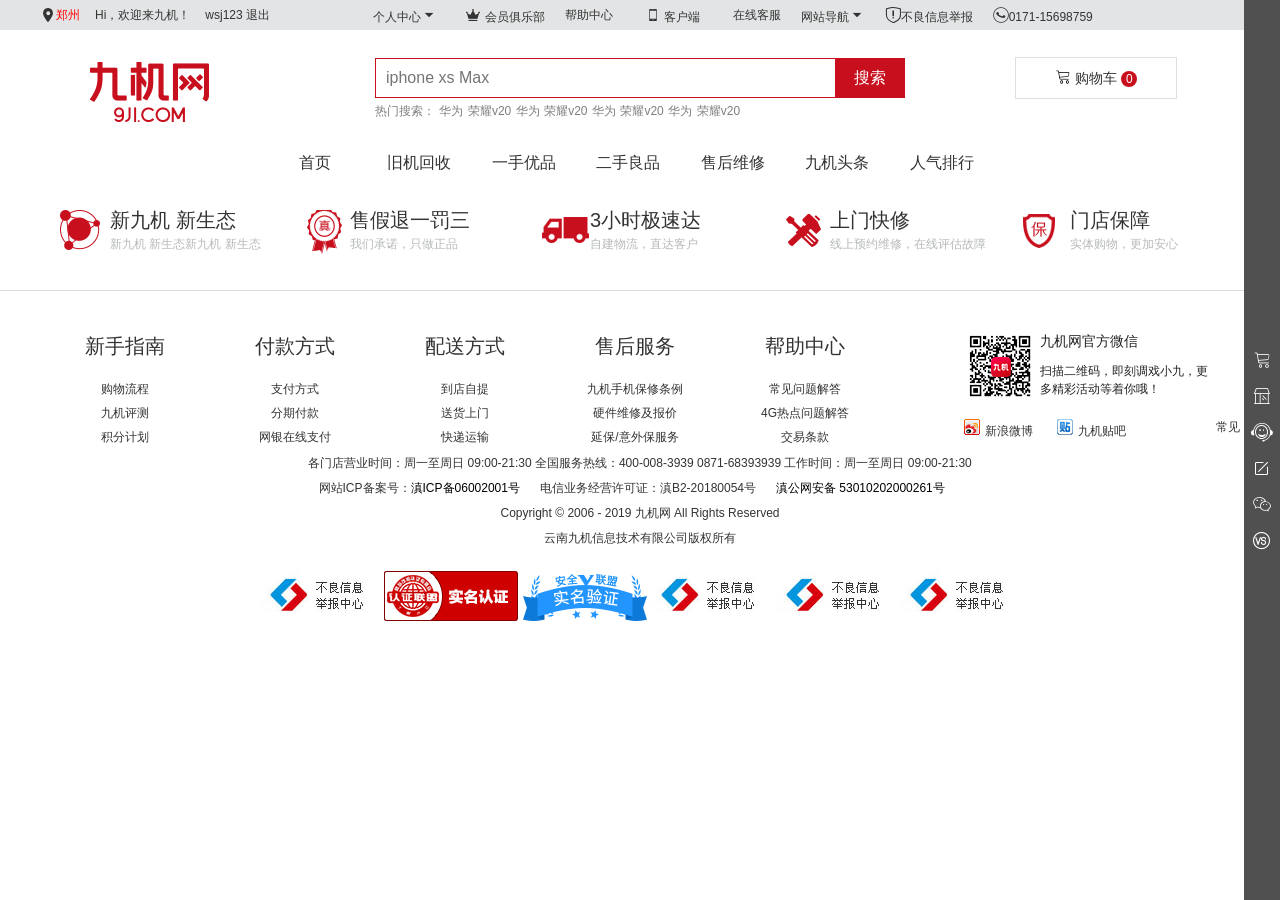
<file: index-header-bottom.html>
<!DOCTYPE html>
<html lang="en">

<head>
    <meta charset="UTF-8">
    <meta name="viewport" content="width=device-width, initial-scale=1.0">
    <meta http-equiv="X-UA-Compatible" content="ie=edge">
    <title>Document</title>
    <link rel="stylesheet" href="css/reset.css">
    <link rel="stylesheet" href="css/index1-header-bottom.css">
    <link rel="stylesheet" href="css/iconfont.css">
    <link rel="stylesheet" href="css/smallCar.css">
    <link rel="stylesheet" href="css/jquery.area.css">
    <script src="js/jquery-1.8.3.min.js"></script>
</head>

<body>
    <!-- 头部开始 -->
    <div class="allheader">
        <div class="gheader">
            <div class="header-top">
                <div class="fl site">
                    <!-- 地址 -->
                    <div class="areaSelector">
                        <i class="iconfont icon-dizhi fl"></i>
                        <h3 class="address fl">郑州</h3>
                        <div class="area">
                            <!-- 这里的地址信息是动态读取的 -->
                        </div>
                    </div>

                    <script>
                        $(function () {
                            $('.area').area();
                        })
                    </script>
                    <!-- 地址结束 -->
                </div>
                <div class="site-choose">

                </div>
                <div class="fl welcom">
                    <span>Hi，欢迎来九机！</span>
                </div>
                <div class="fl glogin">
                    <a href="login.html" class="lo">登陆</a> <a href="reg.html" class="zhu">注册</a>
                </div>
                <div class="fl header-menu popup">
                    <a href="Member.html">个人中心<i class="iconfont icon-triangle-down"></i> </a>
                </div>
                <div class="perCenter perCenter1">
                    <a href="Member.html">
                        <h4>我的订单</h4>
                    </a>
                    <a href="Member.html">
                        <h4>我的积分</h4>
                    </a>
                    <a href="Member.html">
                        <h4>我的试用</h4>
                    </a>
                    <a href="Member.html">
                        <h4>我的收藏</h4>
                    </a>
                    <a href="Member.html">
                        <h4>我的咨询</h4>
                    </a>
                    <a href="Member.html">
                        <h4>我的优惠券</h4>
                    </a>
                    <a href="sale.html">
                        <h4>报修/退换货</h4>
                    </a>
                </div>
                <div class="fl header-menu">
                    <a href="point.html">
                        <i class="iconfont icon-huiyuan"></i> 会员俱乐部
                    </a>
                </div>
                <div class="fl header-menu">
                    <a href="novice.html">帮助中心</a>
                </div>
                <div class="fl header-menu popup client">
                    <a href="novice.html">
                        <i class="iconfont icon-shouji"></i> 客户端
                    </a>
                </div>
                <div class="client-down">
                    <ul>
                        <li>
                            <a href="novice.html"><img src="images/index-header/appdown.png" alt=""></a>
                            <h1>扫描二维码</h1>
                        </li>
                        <li>
                            <p><a href="novice.html">android </a></p>
                            <p><a href="novice.html">iphone </a></p>
                            <p><a href="novice.html">触屏版 </a></p>
                        </li>
                    </ul>
                </div>

                <div class="fl header-menu">
                    <a href="novice.html">在线客服</a>
                </div>
                <div class="fl header-menu gnav">
                    <a href="index.html">网站导航<i class="iconfont icon-triangle-down"></i></a>
                </div>
                <div class="gnav-list">
                    <div class="list">
                        <h1>九机特色</h1>
                        <ul class="fl">
                            <li>附近门店</li>
                            <li>免费贴膜</li>
                            <li>预约维修</li>
                            <li>九机小店</li>
                        </ul>
                        <ul class="fl">
                            <li>一手优品</li>
                            <li>旧机回收</li>
                            <li>预约快修</li>
                        </ul>
                    </div>
                    <!-- 第二列 -->
                    <div class="list">
                        <h1>服务集市</h1>
                        <ul class="fl">
                            <li>在线支付</li>
                            <li>品牌专区</li>
                            <li>帮助中心</li>
                            <li>会员俱乐部</li>
                        </ul>
                        <ul class="fl">
                            <li>话费充值</li>
                            <li>试用中心</li>
                            <li>九机服务</li>
                        </ul>
                    </div>
                    <!-- 第三列 -->
                    <div class="list">
                        <h1>招商合作</h1>
                        <ul class="fl">
                            <li>供应商申请</li>
                            <li>九机百科</li>

                        </ul>
                        <ul class="fl">
                            <li>IT服务</li>
                        </ul>
                    </div>
                    <!-- 第四列 -->
                    <div class="list">
                        <h1>更多精选</h1>
                        <ul class="fl">
                            <li>九机头条</li>
                        </ul>
                        <ul class="fl">
                            <li>人才招聘</li>

                        </ul>
                    </div>
                    <!-- 第五列 -->
                    <div class="list">
                        <h1>产品选择</h1>
                        <ul class="fl">
                            <li>手机</li>
                            <li>电脑周边</li>
                            <li>智能产品</li>
                        </ul>
                        <ul class="fl">
                            <li>手机配件</li>
                            <li>耳机音响</li>
                            <li>笔记本/电脑</li>

                        </ul>
                    </div>
                </div>
                <div class="fl header-menu">
                    <a href="novice.html">
                        <i class="iconfont icon-jubao"></i>不良信息举报
                    </a>
                </div>
                <div class="fl header-menu number">
                    <a href="novice.html">
                        <i class="iconfont icon-dianhua-copy"></i>0171-15698759
                    </a>
                </div>
                <div class="gCall">
                    <h1>输入手机号码并免费拨打：</h1>
                    <input type="text" class="phone-num">
                    <input type="submit" class="callbtn" value="拨打">
                </div>
            </div>
        </div>
        <!-- logo  搜索  购物车按钮 -->
        <div class="header-search">
            <div class="header-logo fl"></div>
            <div class="seach-cent fl">
                <input type="text" class="gseach" placeholder="iphone xs Max">
                <input type="submit" value="搜索" class="seach-btn">
                <ul class="SearchRes">
                </ul>
                <div class="hot-words">
                    <span> 热门搜索：</span>
                    <span> 华为</span>
                    <span> 荣耀v20</span>
                    <span> 华为</span>
                    <span> 荣耀v20</span>
                    <span> 华为</span>
                    <span> 荣耀v20</span>
                    <span> 华为</span>
                    <span> 荣耀v20</span>
                </div>

            </div>
            <div class="shop-cart fl">
                <i class="iconfont icon-tubiaozhizuomoban"></i>
                <a href="shopCar.html"> 购物车</a>
                <span>0</span>
            </div>
        </div>
        <!-- 一级菜单 -->
        <div class="level-menu">
            <div class="level-menu-s">
                <a href="index.html">
                    <span>首页</span>
                </a>
                <a href="tomtr.html">
                    <span>旧机回收</span>
                </a>
                <a href="superProdect.html">
                    <span>一手优品</span>
                </a>
                <a href="used.html">
                    <span>二手良品</span>
                </a>
                <a href="sale-problem.html" class="sh">
                    <span>售后维修</span>
                </a>
                <a href="nine.html" class="jjt">
                    <span>九机头条</span>
                </a>
                <a href="human.html">
                    <span>人气排行</span>
                </a>
            </div>

            <ul class="levser">
                <li>售后公告</li>
                <li>常见问题</li>
            </ul>
            <ul class="levsertwo">
                <li>行业咨询</li>
                <li>数码评测</li>
                <li>手机导购</li>
            </ul>

        </div>
        <!-- 头部结束 -->
    </div>

    <!-- 尾部开始 -->
    <div class="allfooter">
        <!-- 页脚 -->
        <div class="gfooter">
            <div class="promise">
                <a href="nine.html">
                    <dl>
                        <dt class="icon p0"></dt>
                        <dd>
                            <h2>新九机 新生态</h2>
                            <h5>新九机 新生态新九机 新生态</h5>
                        </dd>
                    </dl>
                </a>
                <a href="retreat.html">
                    <dl>
                        <dt class="icon p1"></dt>
                        <dd>
                            <h2>售假退一罚三</h2>
                            <h5>我们承诺，只做正品</h5>
                        </dd>
                    </dl>
                </a>
                <a href="retreat.html">
                    <dl>
                        <dt class="icon p2"></dt>
                        <dd>
                            <h2>3小时极速达</h2>
                            <h5>自建物流，直达客户</h5>
                        </dd>
                    </dl>
                </a>
                <a href="sale.html">
                    <dl>
                        <dt class="icon p3"></dt>
                        <dd>
                            <h2>上门快修</h2>
                            <h5>线上预约维修，在线评估故障</h5>
                        </dd>
                    </dl>
                </a>
                <a href="novice.html">
                    <dl>
                        <dt class="icon p4"></dt>
                        <dd>
                            <h2>门店保障</h2>
                            <h5>实体购物，更加安心</h5>
                        </dd>
                    </dl>
                </a>
            </div>

            <div class="footer-help">
                <div class="wrapper">
                    <dl>
                        <dt><a href="novice.html">新手指南</a></dt>
                        <dd><a href="novice.html">购物流程</a></dd>
                        <dd><a href="novice.html">九机评测</a></dd>
                        <dd><a href="novice.html">积分计划</a></dd>

                    </dl>
                    <dl>
                        <dt><a href="novice.html">付款方式</a></dt>
                        <dd><a href="novice.html">支付方式</a></dd>
                        <dd><a href="novice.html">分期付款</a></dd>
                        <dd><a href="novice.html">网银在线支付</a></dd>

                    </dl>
                    <dl>
                        <dt><a href="novice.html">配送方式</a></dt>
                        <dd><a href="novice.html">到店自提</a></dd>
                        <dd><a href="novice.html">送货上门</a></dd>
                        <dd><a href="novice.html">快递运输</a></dd>

                    </dl>
                    <dl>
                        <dt><a href="novice.html">售后服务</a></dt>
                        <dd><a href="novice.html">九机手机保修条例</a></dd>
                        <dd><a href="novice.html">硬件维修及报价</a></dd>
                        <dd><a href="novice.html">延保/意外保服务</a></dd>

                    </dl>
                    <dl>
                        <dt><a href="novice.html">帮助中心</a></dt>
                        <dd><a href="novice.html">常见问题解答</a></dd>
                        <dd><a href="novice.html">4G热点问题解答</a></dd>
                        <dd><a href="novice.html">交易条款</a></dd>
                    </dl>
                    <dl class="foot-WeChat">
                        <dt class="icon"></dt>
                        <dd class="wblink">
                            <h3>九机网官方微信</h3>
                            <h4>扫描二维码，即刻调戏小九，更多精彩活动等着你哦！</h4>
                        </dd>
                        <dd class="wbicon">
                            <a href="novice.html" class="xinlang"><i class="icon"></i>新浪微博</a>
                            <a href="novice.html" class="tieba"><i class="icon"></i>九机贴吧</a>
                        </dd>
                    </dl>
                </div>

            </div>
            <div class="clear"></div>
            <!-- 最底部 -->
            <div class="gbottom">
                <div class="wrapper">
                    <div class="foot_nav">
                        <a href="novice.html">常见问题</a>
                        <i>|</i>
                        <a href="novice.html">常见问题</a>
                        <i>|</i>
                        <a href="novice.html">常见问题</a>
                        <i>|</i>
                        <a href="novice.html">常见问题</a>
                        <i>|</i>
                        <a href="novice.html">常见问题</a>
                        <i>|</i>
                        <a href="novice.html">常见问题</a>
                        <i>|</i>
                        <a href="novice.html">常见问题</a>
                        <i>|</i>
                        <a href="novice.html">常见问题</a>
                        <i>|</i>
                        <a href="novice.html">常见问题</a>
                        <i>|</i>
                    </div>
                    <div class="information">
                        <p>各门店营业时间：周一至周日 09:00-21:30 全国服务热线：400-008-3939 0871-68393939 工作时间：周一至周日 09:00-21:30</p>
                        <p>网站ICP备案号：<a rel="nofollow" href="https://www.miibeian.gov.cn/" target="_blank">滇ICP备06002001号</a>
                            &nbsp;&nbsp;&nbsp;&nbsp; 电信业务经营许可证：滇B2-20180054号 &nbsp;&nbsp;&nbsp;&nbsp; <a rel="nofollow"
                                href="http://www.beian.gov.cn/portal/registerSystemInfo?recordcode=53010202000261"
                                target="_blank">滇公网安备
                                53010202000261号</a> &nbsp;&nbsp;&nbsp;&nbsp; </p>
                        <p>Copyright © 2006 - 2019 九机网 All Rights Reserved</p>
                        <p>云南九机信息技术有限公司版权所有</p>
                    </div>
                    <div class="bot-link">
                        <a href="novice.html"><img src="images/index-header/botpic1c.jpg" alt=""></a>
                        <a href="novice.html"><img src="images/index-header/bottom_large_img.png" alt=""></a>
                        <a href="novice.html"><img src="images/index-header/sm_124x47.png" alt=""></a>
                        <a href="novice.html"><img src="images/index-header/botpic1c.jpg" alt=""></a>
                        <a href="novice.html"><img src="images/index-header/botpic1c.jpg" alt=""></a>
                        <a href="novice.html"><img src="images/index-header/botpic1c.jpg" alt=""></a>
                    </div>
                </div>
            </div>
        </div>
        <!-- 页脚结束 -->
        <!-- 右侧弹出导航开始 -->
        <div class="rnav">
            <ul class="righticon">
                <li class="gou"><i class="iconfont icon-tubiaozhizuomoban"></i></li>
                <li><i class="iconfont icon-mendian"></i></li>
                <li><i class="iconfont icon-kefu"></i></li>
                <li><i class="iconfont icon-tousujianyi"></i></li>
                <li><i class="iconfont icon-weixin"></i></li>
                <li><i class="iconfont icon-duibivs"></i></li>
            </ul>
            <ul class="rightpop">
                <li> <em></em> <a href="shopCar.html">购物车</a> </li>
                <li class="pop2"><em></em><a href="novice.html">附近门店</a></li>
                <li class="pop3"><em></em><a href="novice.html">咨询客服</a></li>
                <li class="pop4"><em></em><a href="novice.html">投诉建议</a></li>
                <li class="pop5"><img src="images/index-header/gunzhu-jiuji.png" alt=""></li>
                <li class="pop6"><em></em><a href="novice.html">产品对比</a></li>
            </ul>
        </div>
        <!-- 右侧导航弹出结束 -->
        <!-- 购物车 -->
        <div class="small-car">
            <div class="small-head clearfix">
                <div class="pict"><img src="images/index-header/car28.png" alt=""></div>
                <p class="wen">购物车</p>
            </div>
            <div class="option">
            </div>
            <div class="bottom">
                <div class="mess">
                    <span class="zi">共 <span class="num-zong">0</span> 件商品，总计：</span>
                    ￥<a href="" class="all-price">0</a>
                </div>
                <a href="" class="fina">结算</a>
            </div>
            <div class="none">
                <div class="car-tu">
                    <img src="images/shopCar/car28.png" alt="">
                </div>
                <p class="final-wen">
                    <span>购物车里还没有商品，快</span>
                    <a href="">去逛逛</a>
                    <span>吧</span>
                </p>
            </div>
        </div>
    </div>
</body>
<script src="js/handlecookie.js"></script>
<script src="js/titleCookie.js"></script>
<script src="js/area.js"></script>
<script src="js/jquery.area.end.js"></script>
<script src="js/Inclusive.js"></script>
<script src="js/smallCar.js"></script>

</html>
</file>
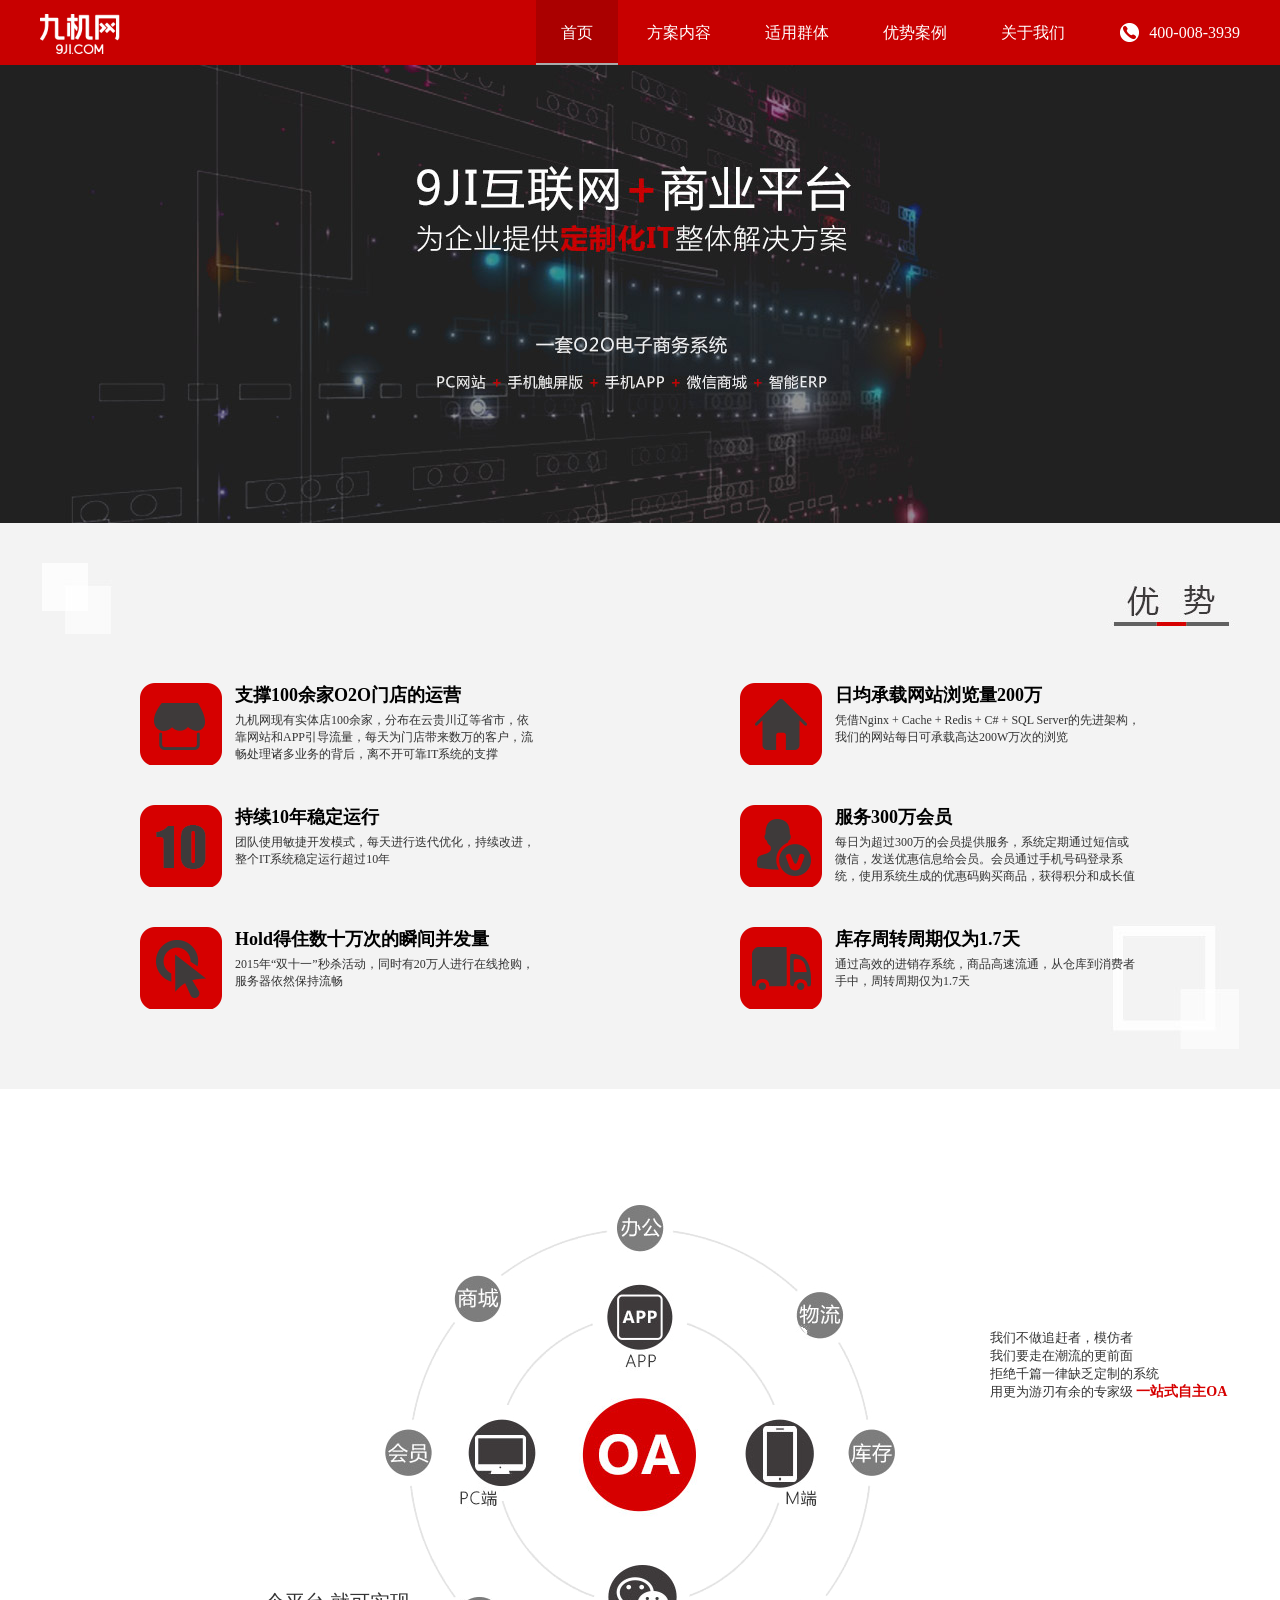
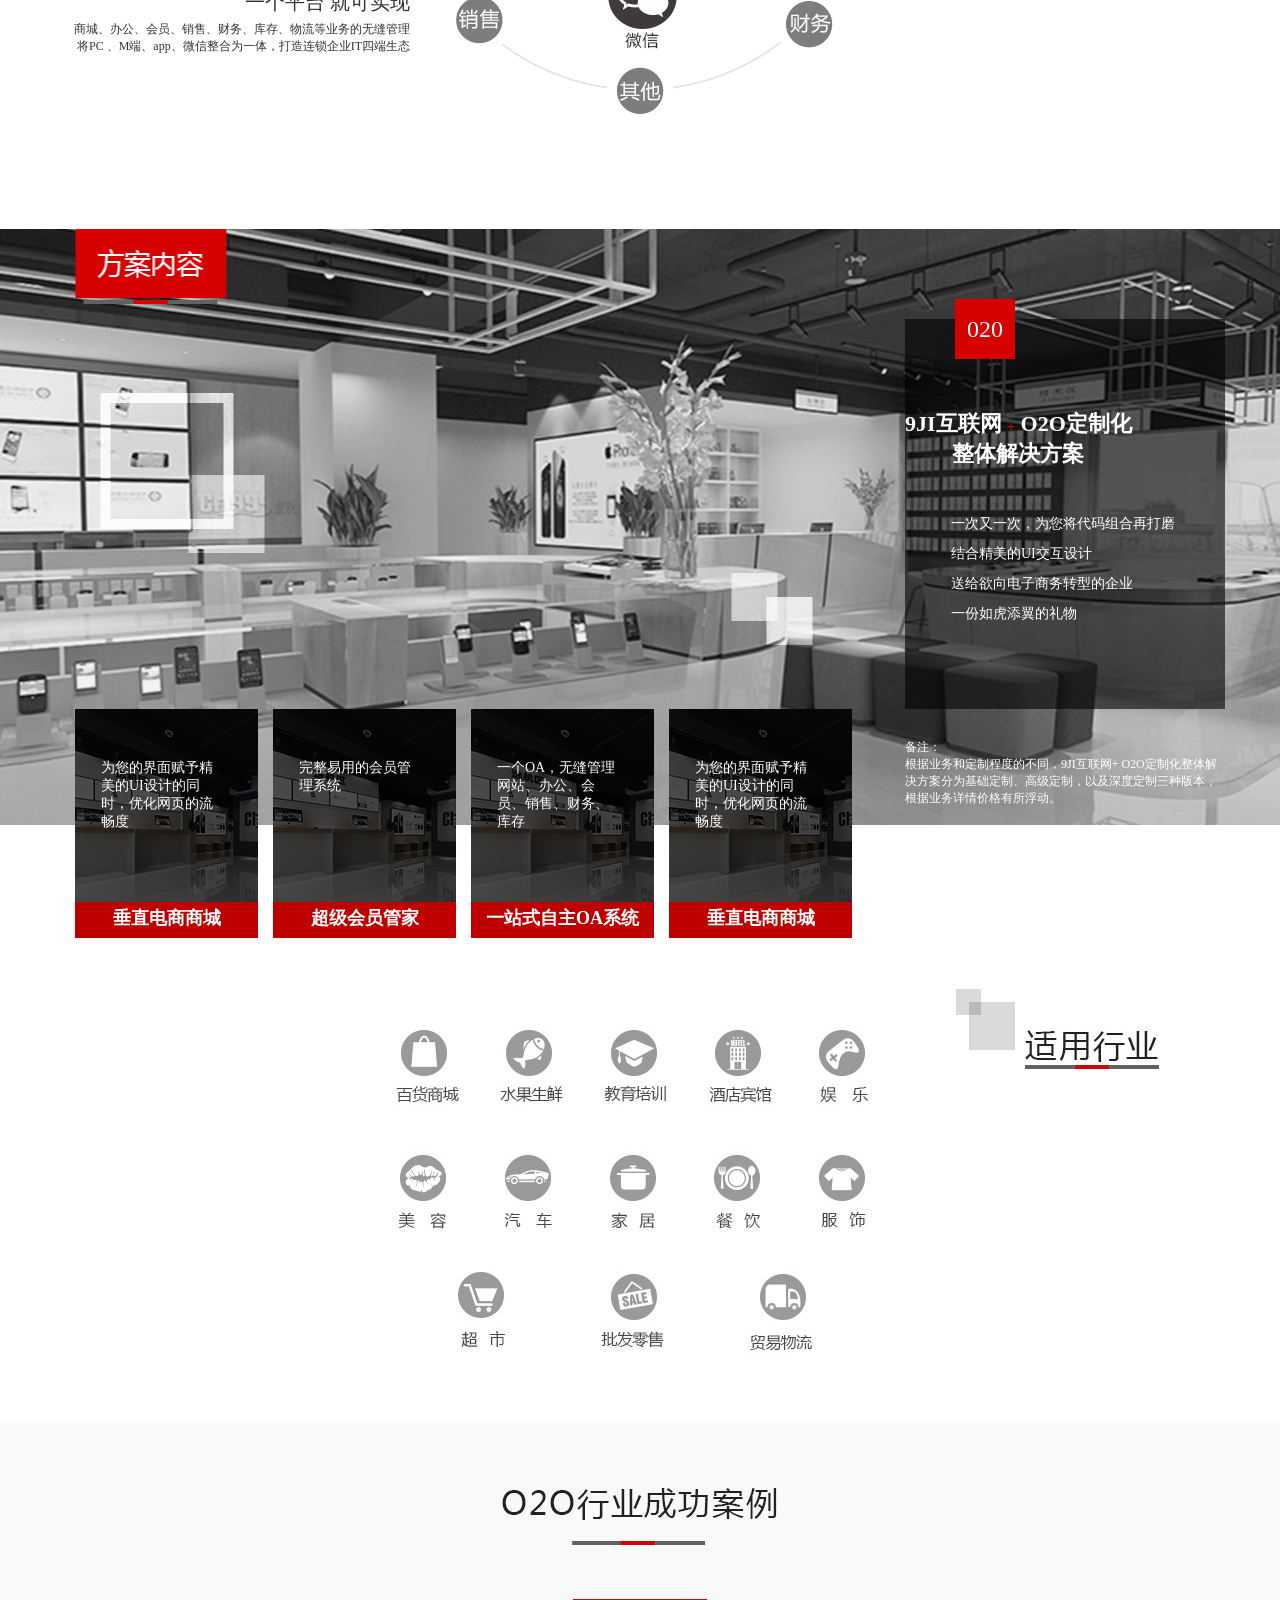
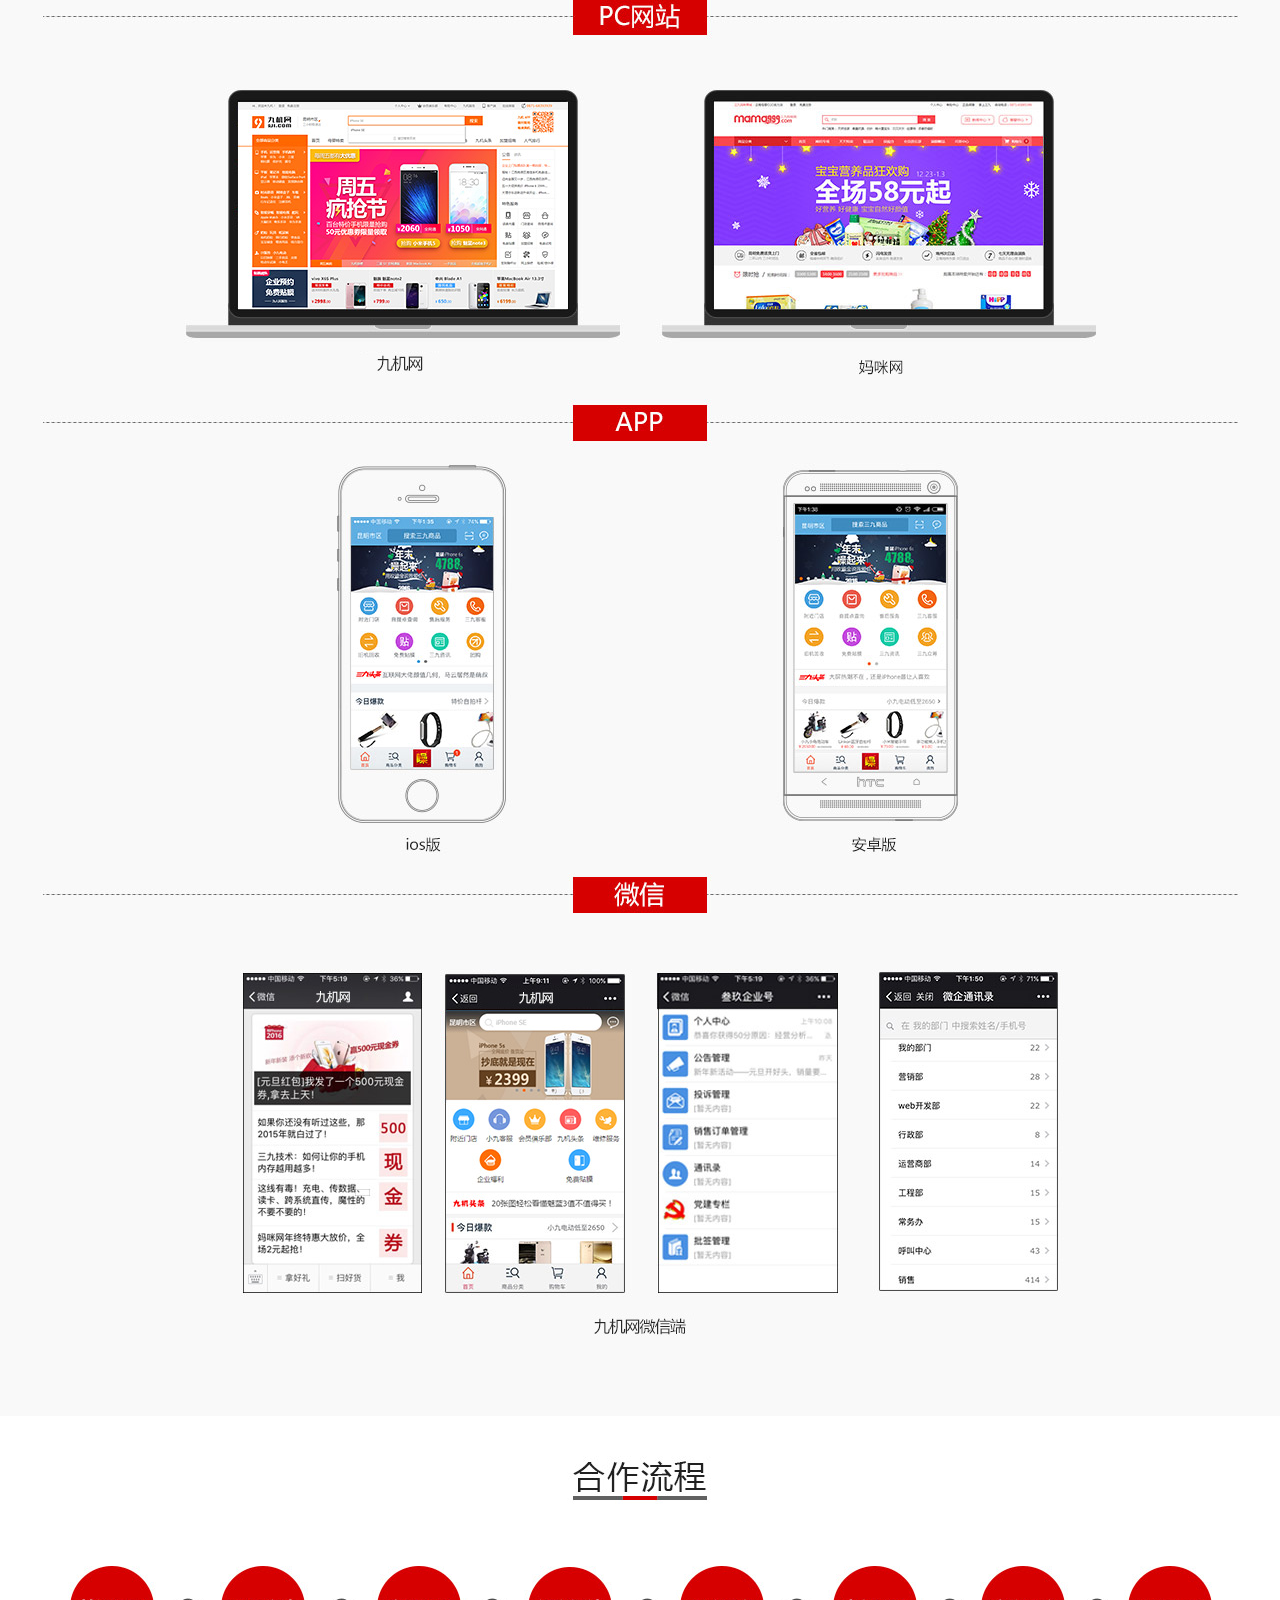
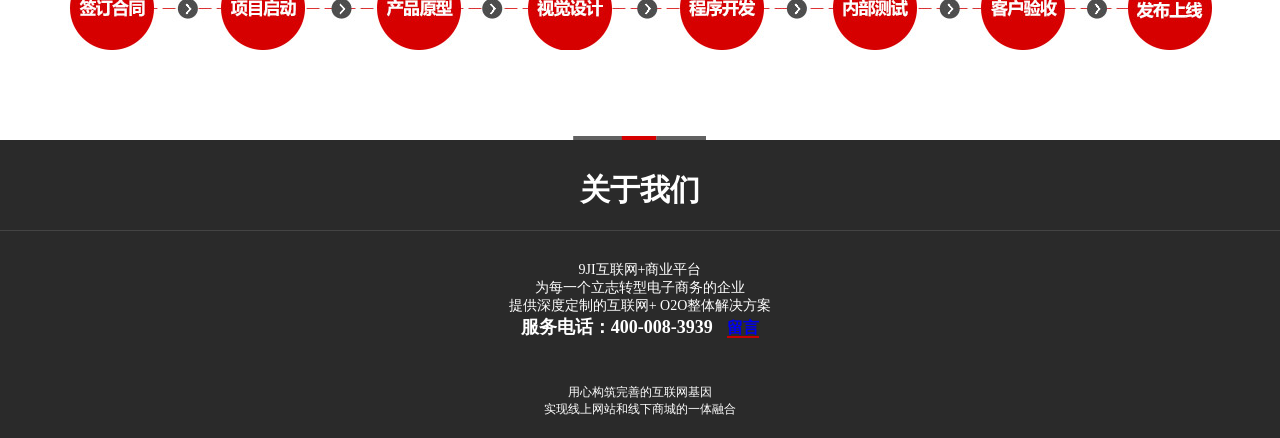
<file: iT.html>
<!DOCTYPE html>
<html lang="en">

<head>
    <meta charset="UTF-8">
    <meta name="viewport" content="width=device-width, initial-scale=1.0">
    <meta http-equiv="X-UA-Compatible" content="ie=edge">
    <title>Document</title>
    <link rel="stylesheet" href="css/iT.css">
</head>

<body>
    <!-- 头部开始 -->
    <div class="header">
        <div class="wrapper">
            <div class="left">
                <a href="#">
                    <img src="images/imgs-sale/5-17.png" alt="">
                </a>
            </div>
            <div class="right">
                <i class="logo"></i>
                400-008-3939
            </div>
            <div class="center">
                <a href="index.html" class="cur">首页</a>
                <a href="#">方案内容</a>
                <a href="#">适用群体</a>
                <a href="#">优势案例</a>
                <a href="#">关于我们</a>
            </div>
        </div>
    </div>
    <!-- 头部结束 -->

    <!-- banner图开始 -->
    <div class="banner"></div>
    <!-- banner图结束 -->

    <!-- 主体内容开始 -->
    <!-- 优势开始 -->
    <div class="content">
        <div class="wrapper">
            <h4>
                <img src="images/imgs-sale/5-4.jpg" alt="">
            </h4>
            <ul class="advantage">
                <li>
                    <i class="bg1"></i>
                    <div>
                        <h5>支撑100余家O2O门店的运营</h5>
                        <p>九机网现有实体店100余家，分布在云贵川辽等省市，依靠网站和APP引导流量，每天为门店带来数万的客户，流畅处理诸多业务的背后，离不开可靠IT系统的支撑</p>
                    </div>
                </li>
                <li>
                    <i class="bg2"></i>
                    <div>
                        <h5>日均承载网站浏览量200万</h5>
                        <p>凭借Nginx + Cache + Redis + C# + SQL Server的先进架构，我们的网站每日可承载高达200W万次的浏览</p>
                    </div>
                </li>
                <li>
                    <i class="bg3"></i>
                    <div>
                        <h5>持续10年稳定运行</h5>
                        <p>团队使用敏捷开发模式，每天进行迭代优化，持续改进，整个IT系统稳定运行超过10年 </p>
                    </div>
                </li>
                <li>
                    <i class="bg4"></i>
                    <div>
                        <h5>服务300万会员</h5>
                        <p>每日为超过300万的会员提供服务，系统定期通过短信或微信，发送优惠信息给会员。会员通过手机号码登录系统，使用系统生成的优惠码购买商品，获得积分和成长值</p>
                    </div>
                </li>
                <li>
                    <i class="bg5"></i>
                    <div>
                        <h5>Hold得住数十万次的瞬间并发量</h5>
                        <p>2015年“双十一”秒杀活动，同时有20万人进行在线抢购，服务器依然保持流畅</p>
                    </div>
                </li>
                <li>
                    <i class="bg6"></i>
                    <div>
                        <h5>库存周转周期仅为1.7天</h5>
                        <p>通过高效的进销存系统，商品高速流通，从仓库到消费者手中，周转周期仅为1.7天</p>
                    </div>
                </li>
            </ul>
        </div>
    </div>
    <!-- 优势结束 -->

    <!-- 大特效开始 -->
    <div class="roll-flow">
        <div class="wrapper">
            <div class="roll-box">
                <div class="roll f1"></div>
                <div class="roll f2"></div>
                <div class="roll f3"></div>
            </div>
            <div class="absolute">
                我们不做追赶者，模仿者<br>
                我们要走在潮流的更前面<br>
                拒绝千篇一律缺乏定制的系统<br>
                用更为游刃有余的专家级
                <b>一站式自主OA</b>
            </div>
            <div class="absolute1">
                <p>一个平台 就可实现</p>
                商城、办公、会员、销售、财务、库存、物流等业务的无缝管理
                将PC 、M端、app、微信整合为一体，打造连锁企业IT四端生态
            </div>
        </div>
    </div>
    <!-- 大特效结束 -->

    <!-- 方案开始 -->
    <div class="bigpic">
        <div class="wrapper">
            <div class="list">
                <ul>
                    <li>
                        <h4>垂直电商商城</h4>
                        <p>为您的界面赋予精美的UI设计的同时，优化网页的流畅度</p>
                    </li>
                    <li>
                        <h4>超级会员管家</h4>
                        <p>完整易用的会员管理系统</p>
                    </li>
                    <li>
                        <h4>一站式自主OA系统</h4>
                        <p>一个OA，无缝管理网站、办公、会员、销售、财务、库存</p>
                    </li>
                    <li>
                        <h4>垂直电商商城</h4>
                        <p>为您的界面赋予精美的UI设计的同时，优化网页的流畅度</p>
                    </li>
                </ul>
            </div>
            <div class="absolute">
                <div class="bigbox"></div>
                <div class="smallbox">020</div>
                <h4>
                    9JI互联网
                    <b>+</b>
                    O2O定制化<br>
                    整体解决方案
                </h4>
                <p>
                    一次又一次，为您将代码组合再打磨<br>
                    结合精美的UI交互设计<br>
                    送给欲向电子商务转型的企业<br>
                    一份如虎添翼的礼物
                </p>
            </div>
            <p>
                备注：<br>
                根据业务和定制程度的不同，9JI互联网+ O2O定制化整体解决方案分为基础定制、高级定制，以及深度定制三种版本，根据业务详情价格有所浮动。
            </p>
        </div>
    </div>
    <!-- 方案结束 -->

    <!-- 适合行业开始 -->
    <div class="fit"></div>
    <!-- 适合行业结束 -->

    <!-- 020行业成功案例开始 -->
    <div class="success">
        <div class="wrapper">
            <div class="pc">
                <a href="index.html" class="one"></a>
                <a href="http://www.mama999.com" class="two"></a>
            </div>
            <div class="app">
                <div class="lt" title="扫描下载APP，享受更佳体验！"></div>
                <div class="rt" title="扫描下载APP，享受更佳体验！"></div>
            </div>
            <div class="web">
                <div class="m-page1" title="扫描体验我们的产品"></div>
                <div class="m-page2" title="扫描体验我们的产品"></div>
                <div class="m-page3" title="扫描体验我们的产品"></div>
                <div class="m-page4" title="扫描体验我们的产品"></div>
            </div>
        </div>
    </div>
    <!-- 020行业成功案例结束 -->

    <!-- 合作流程开始 -->
    <div class="cooperated">
        <div class="wrapper">
            <img src="images/imgs-sale/5-10.jpg" alt="">
            <div class="piece"></div>
        </div>
    </div>
    <!-- 合作流程结束 -->

    <!-- 底部开始 -->
    <div class="footer">
        <img src="images/imgs-sale/5-12.jpg" alt="">
        <h3>关于我们</h3>
        <p class="p1">
            9JI互联网+商业平台<br>
            为每一个立志转型电子商务的企业<br>
            提供深度定制的互联网+ O2O整体解决方案
        </p>
        <h4>
            服务电话：400-008-3939
            <a href="#">留言</a>
        </h4>
        <p class="p2">
            用心构筑完善的互联网基因<br>
            实现线上网站和线下商城的一体融合
        </p>
    </div>
    <!-- 底部结束 -->
</body>

</html>
</file>
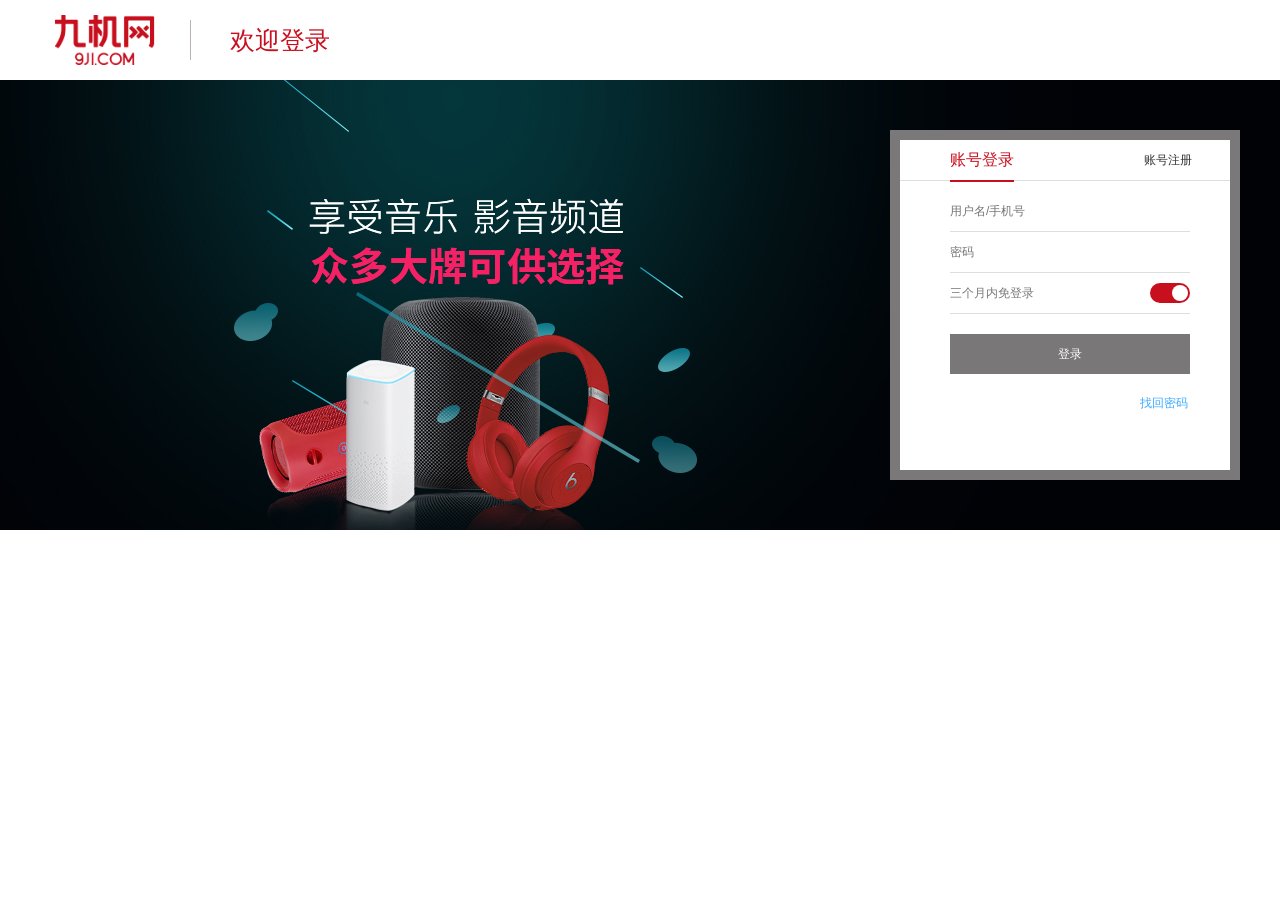
<file: login.html>
<!DOCTYPE html>
<html lang="en">

<head>
    <meta charset="UTF-8">
    <meta name="viewport" content="width=device-width, initial-scale=1.0">
    <meta http-equiv="X-UA-Compatible" content="ie=edge">
    <title>登录</title>
    <link rel="stylesheet" href="css/reset.css">
    <link rel="stylesheet" href="css/login.css">
</head>
<body>
    <div class="login-head wrapper">
        <a href="#">
            <img src="images/reg/logo.png">
            <span>欢迎登录</span>
        </a>
    </div>
    <div class="login-bg">
        <div class="wrapper clearfix">
            <div class="login">
                <div class="login-toggle">
                    <p>账号登录</p>
                    <a href="reg.html">账号注册
                        <i></i>
                    </a>
                </div>
                <form class="form">
                    <p>
                        <input type="text" name="user" class="user" placeholder="用户名/手机号">
                    </p>
                    <p>
                        <input type="password" name="pwd" class="pwd" placeholder="密码">
                    </p>
                    <div class="slide-box">
                        <span>三个月内免登录</span>
                        <div class="slide">
                            <button class="slide-btn"></button>
                        </div>
                    </div>
                    <p class="last">
                        <button type="submit" class="login-btn">登录</button>
                    </p>
                </form>
                <div class="find">
                    <a href="#">找回密码</a>
                </div>
            </div>
        </div>
    </div>
</body>
<script src="js/jquery-1.8.3.min.js"></script>
<script src="js/login.js"></script>
</html>
</file>
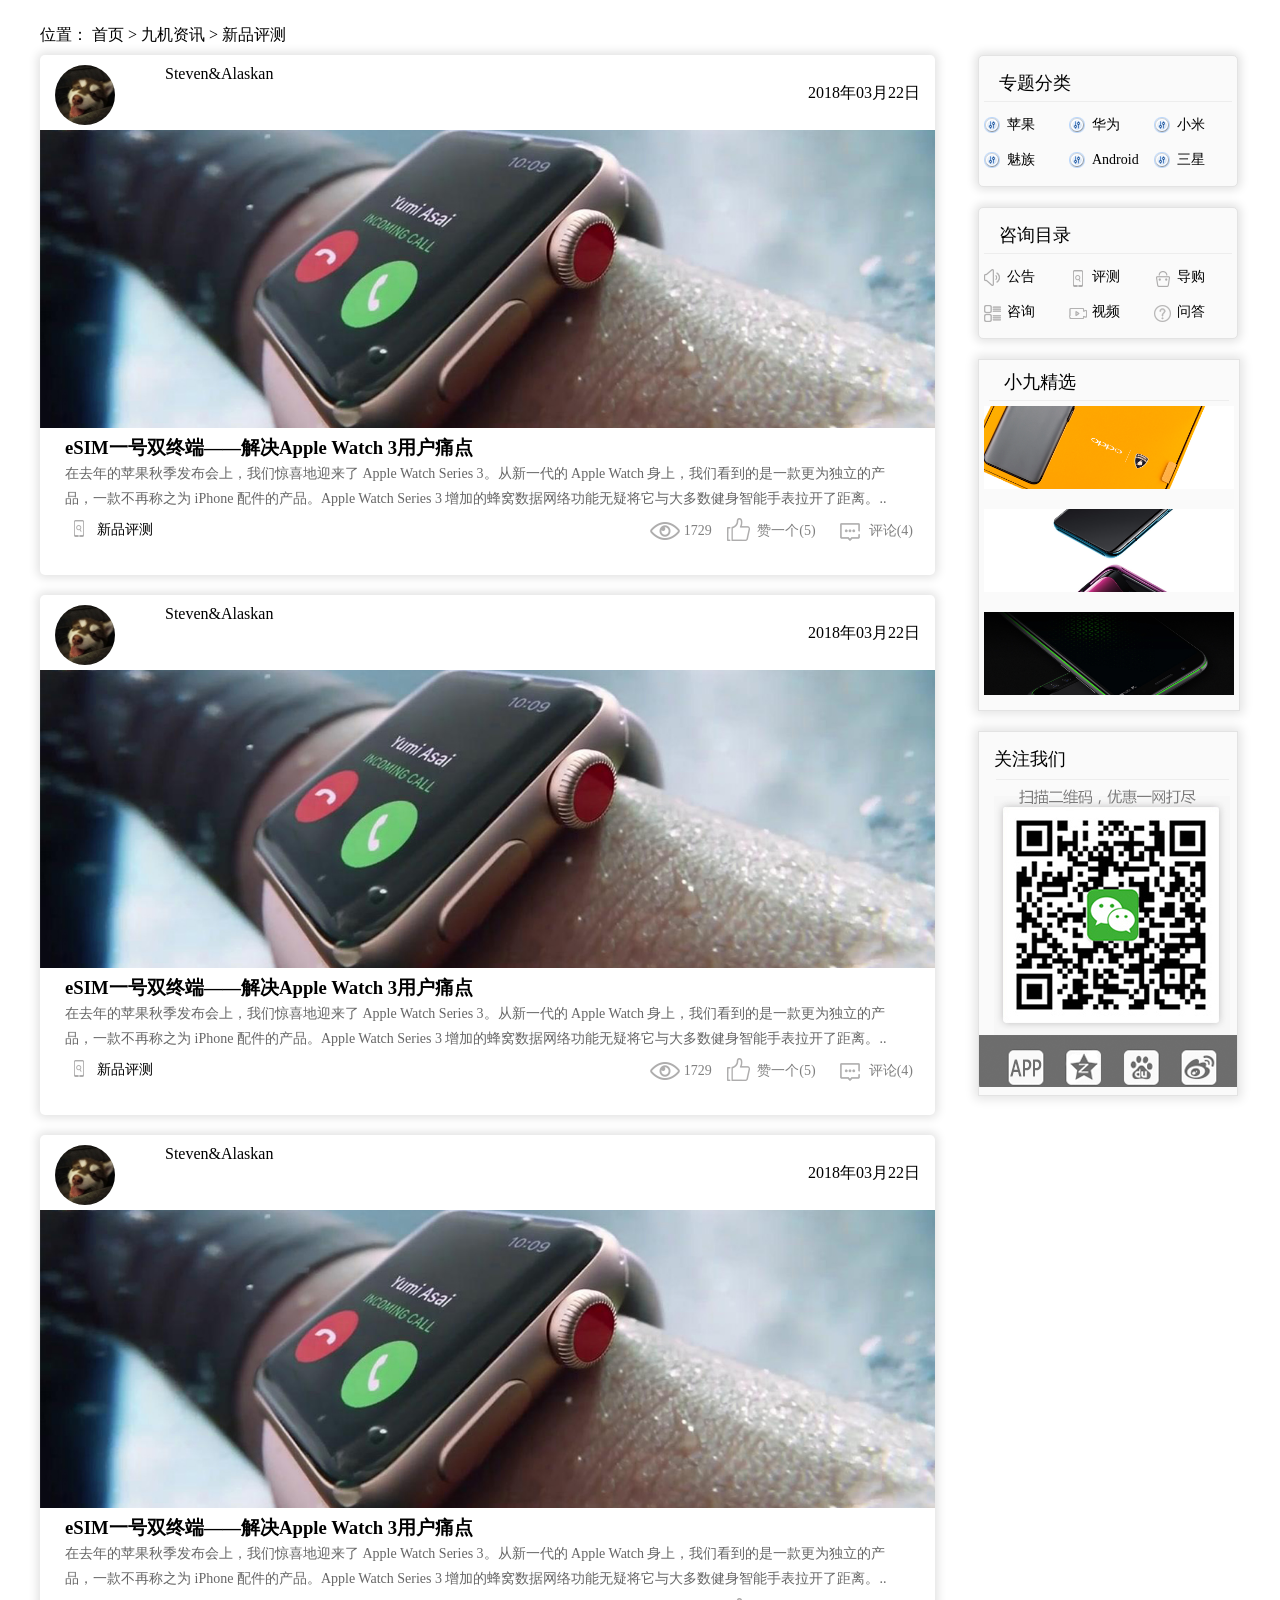
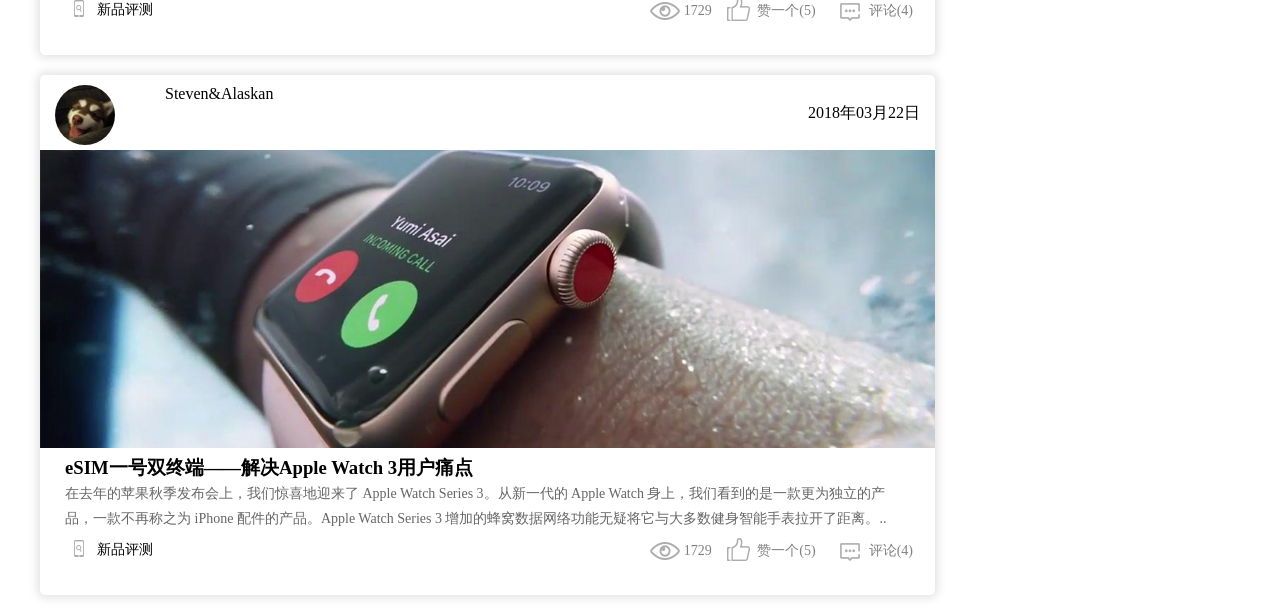
<file: new.html>
<!DOCTYPE html>
<html lang="en">
<head>
    <meta charset="UTF-8">
    <meta name="viewport" content="width=device-width, initial-scale=1.0">
    <meta http-equiv="X-UA-Compatible" content="ie=edge">
    <title>Document</title>
    <script src="js/jquery-1.8.3.min.js"></script>
    <link rel="stylesheet" href="css/new.css">
</head>
<body>
   
    <div class="content">
         <!-- 左侧新品评测开始-->
        <div class="title">
            <span>位置：</span>
            <a href="#">首页</a>
            <span>></span>
            <a href="#">九机资讯</a>
            <span>></span>
            <a href="#">新品评测</a>
        </div>
        <div class="list">
            <ul class="list-left">
                <li class="item">
                    <div class="item-dt clearfix">
                        <img src="images/jt/04.jpg" alt="">
                        <p>
                            <span>Steven&Alaskan</span>
                            <span class="sp">2018年03月22日</span> 
                        </p>
                    </div>
                    <div class="item-img">
                        <img src="images/jt/040.jpg" alt="">
                    </div>
                    <div class="item-dl">   
                        <h3>eSIM一号双终端——解决Apple Watch 3用户痛点</h1>
                        <p>在去年的苹果秋季发布会上，我们惊喜地迎来了 Apple Watch Series 3。从新一代的 Apple Watch 身上，我们看到的是一款更为独立的产品，一款不再称之为 iPhone 配件的产品。Apple Watch Series 3 增加的蜂窝数据网络功能无疑将它与大多数健身智能手表拉开了距离。..</p>
                    </div>
                    <div class="btn">
                        <a href="#" class="left">
                            <i class="pce"></i>
                            新品评测
                        </a>
                        <span>
                            <i class="views"></i>
                            1729
                        </span>
                        <a href="#">
                            <i class="zan">
                                
                            </i>
                            <span>赞一个(5)</span>
                            
                        </a>
                        <a href="#">
                            <i class="com"> </i>
                            <span>评论(4)</span>
                        </a>
                    </div>
                </li>
                <li class="item">
                    <div class="item-dt clearfix">
                        <img src="images/jt/04.jpg" alt="">
                        <p>
                            <span>Steven&Alaskan</span>
                            <span class="sp">2018年03月22日</span> 
                        </p>
                    </div>
                    <div class="item-img">
                        <img src="images/jt/040.jpg" alt="">
                    </div>
                    <div class="item-dl">   
                        <h3>eSIM一号双终端——解决Apple Watch 3用户痛点</h1>
                        <p>在去年的苹果秋季发布会上，我们惊喜地迎来了 Apple Watch Series 3。从新一代的 Apple Watch 身上，我们看到的是一款更为独立的产品，一款不再称之为 iPhone 配件的产品。Apple Watch Series 3 增加的蜂窝数据网络功能无疑将它与大多数健身智能手表拉开了距离。..</p>
                    </div>
                    <div class="btn">
                        <a href="#" class="left">
                            <i class="pce"></i>
                            新品评测
                        </a>
                        <span>
                            <i class="views"></i>
                            1729
                        </span>
                        <a href="#">
                            <i class="zan">
                                
                            </i>
                            <span>赞一个(5)</span>
                            
                        </a>
                        <a href="#">
                            <i class="com"> </i>
                            <span>评论(4)</span>
                        </a>
                    </div>
                </li>
                <li class="item">
                    <div class="item-dt clearfix">
                        <img src="images/jt/04.jpg" alt="">
                        <p>
                            <span>Steven&Alaskan</span>
                            <span class="sp">2018年03月22日</span> 
                        </p>
                    </div>
                    <div class="item-img">
                        <img src="images/jt/040.jpg" alt="">
                    </div>
                    <div class="item-dl">   
                        <h3>eSIM一号双终端——解决Apple Watch 3用户痛点</h1>
                        <p>在去年的苹果秋季发布会上，我们惊喜地迎来了 Apple Watch Series 3。从新一代的 Apple Watch 身上，我们看到的是一款更为独立的产品，一款不再称之为 iPhone 配件的产品。Apple Watch Series 3 增加的蜂窝数据网络功能无疑将它与大多数健身智能手表拉开了距离。..</p>
                    </div>
                    <div class="btn">
                        <a href="#" class="left">
                            <i class="pce"></i>
                            新品评测
                        </a>
                        <span>
                            <i class="views"></i>
                            1729
                        </span>
                        <a href="#">
                            <i class="zan">
                                
                            </i>
                            <span>赞一个(5)</span>
                            
                        </a>
                        <a href="#">
                            <i class="com"> </i>
                            <span>评论(4)</span>
                        </a>
                    </div>
                </li>
                <li class="item">
                    <div class="item-dt clearfix">
                        <img src="images/jt/04.jpg" alt="">
                        <p>
                            <span>Steven&Alaskan</span>
                            <span class="sp">2018年03月22日</span> 
                        </p>
                    </div>
                    <div class="item-img">
                        <img src="images/jt/040.jpg" alt="">
                    </div>
                    <div class="item-dl">   
                        <h3>eSIM一号双终端——解决Apple Watch 3用户痛点</h1>
                        <p>在去年的苹果秋季发布会上，我们惊喜地迎来了 Apple Watch Series 3。从新一代的 Apple Watch 身上，我们看到的是一款更为独立的产品，一款不再称之为 iPhone 配件的产品。Apple Watch Series 3 增加的蜂窝数据网络功能无疑将它与大多数健身智能手表拉开了距离。..</p>
                    </div>
                    <div class="btn">
                        <a href="#" class="left">
                            <i class="pce"></i>
                            新品评测
                        </a>
                        <span>
                            <i class="views"></i>
                            1729
                        </span>
                        <a href="#">
                            <i class="zan">
                                
                            </i>
                            <span>赞一个(5)</span>
                            
                        </a>
                        <a href="#">
                            <i class="com"> </i>
                            <span>评论(4)</span>
                        </a>
                    </div>
                </li>
            </ul>
            <!-- 左侧新品评测结束 -->
            <!-- 右侧专属分类开始 -->
            <div class="list-right">
                <div class="brand-detail">
                    <h2>专题分类</h2>
                    <div class="pro-detail">
                        <ul>
                            <li>
                                <a href="#">
                                    <i></i>
                                    <span>苹果</span>
                                </a>
                            </li>
                            <li>
                                <a href="#">
                                    <i></i>
                                    <span>华为</span>
                                </a>
                            </li>
                            <li>
                                <a href="#">
                                    <i></i>
                                    <span>小米</span>
                                </a>
                            </li>
                            <li>
                                <a href="#">
                                    <i></i>
                                    <span>魅族</span>
                                </a>
                            </li>
                            <li>
                                <a href="#">
                                    <i></i>
                                    <span>Android</span>
                                </a>
                            </li>
                            <li>
                                <a href="#">
                                    <i></i>
                                    <span>三星</span>
                                </a>
                            </li>
                        </ul>
                    </div>
                </div>
                <!-- 右侧专属分类结束 -->
               <!-- 右侧资讯目录开始 -->
                <div class="new-meau">
                    <h2>咨询目录</h2>
                    <ul>
                        <li>
                            <a href="#">
                                <i class="gg"></i>
                                <span>公告</span>
                            </a>
                        </li>
                        <li>
                            <a href="#">
                                <i class="pc"></i>
                                <span>评测</span>
                            </a>
                        </li>
                        <li>
                            <a href="#">
                                <i class="dg"></i>
                                <span>导购</span>
                            </a>
                        </li>
                        <li>
                            <a href="#">
                                <i class="zx"></i>
                                <span>咨询</span>
                            </a>
                        </li>
                        <li>
                            <a href="#">
                                <i class="sp"></i>
                                <span>视频</span>
                            </a>
                        </li>
                        <li>
                            <a href="#">
                                <i class="wd"></i>
                                <span>问答</span>
                            </a>
                        </li>
                    </ul>
                </div>
                <!-- 右侧资讯目录结束-->
               <!-- 右侧小九精选开始-->
                <div class="hot-sider">
                    <h3>小九精选</h3>
                    <div class="hot-img">
                        <a href="#">
                            <i class="lb"></i>
                        </a>
                        <p class="ceng">
                            OPPO Find X 兰博基尼版图赏
                        </p>
                    </div>
                    <div class="hot-img">
                        <a href="#">
                            <i class="qs"></i>
                        </a>
                        <p class="ceng">
                            OPPO Find X 诠释新科技美学
                        </p>
                    </div>
                    <div class="hot-img">
                        <a href="#">
                            <i class="jj"></i>
                        </a>
                        <p class="ceng">
                            为竞技而生，解锁手游黑科技-黑鲨
                        </p>
                    </div>
                </div>
                <!-- 右侧小九精选结束-->
                <!-- 关注我们开始 -->
                <div class="follow-sider">
                    <h3>关注我们</h3>
                    <div class="follow-box"></div>
                </div>
                <!-- 关注我们结束 -->
            </div>
        </div>
    </div>
    <!-- 右侧专属分类结束 -->
</body>
<script src='js/new.js'></script>
</html>
</file>
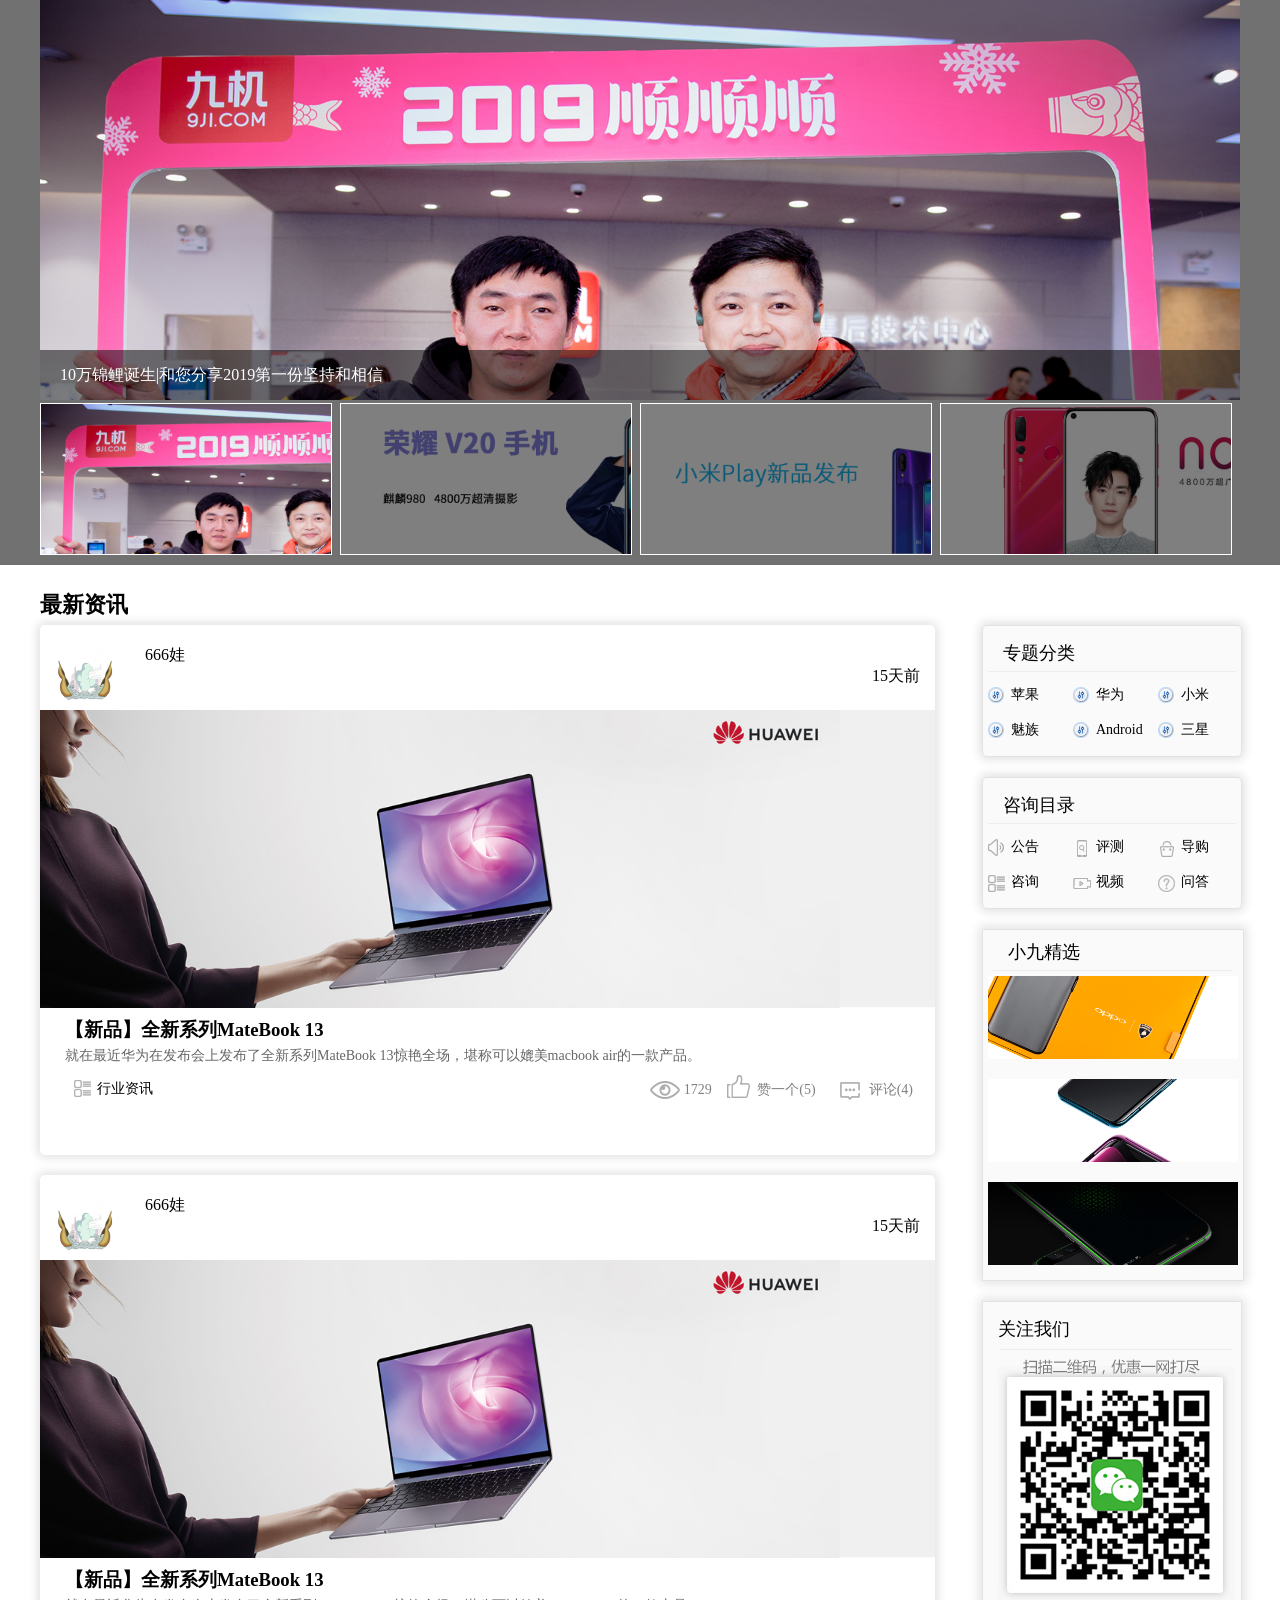
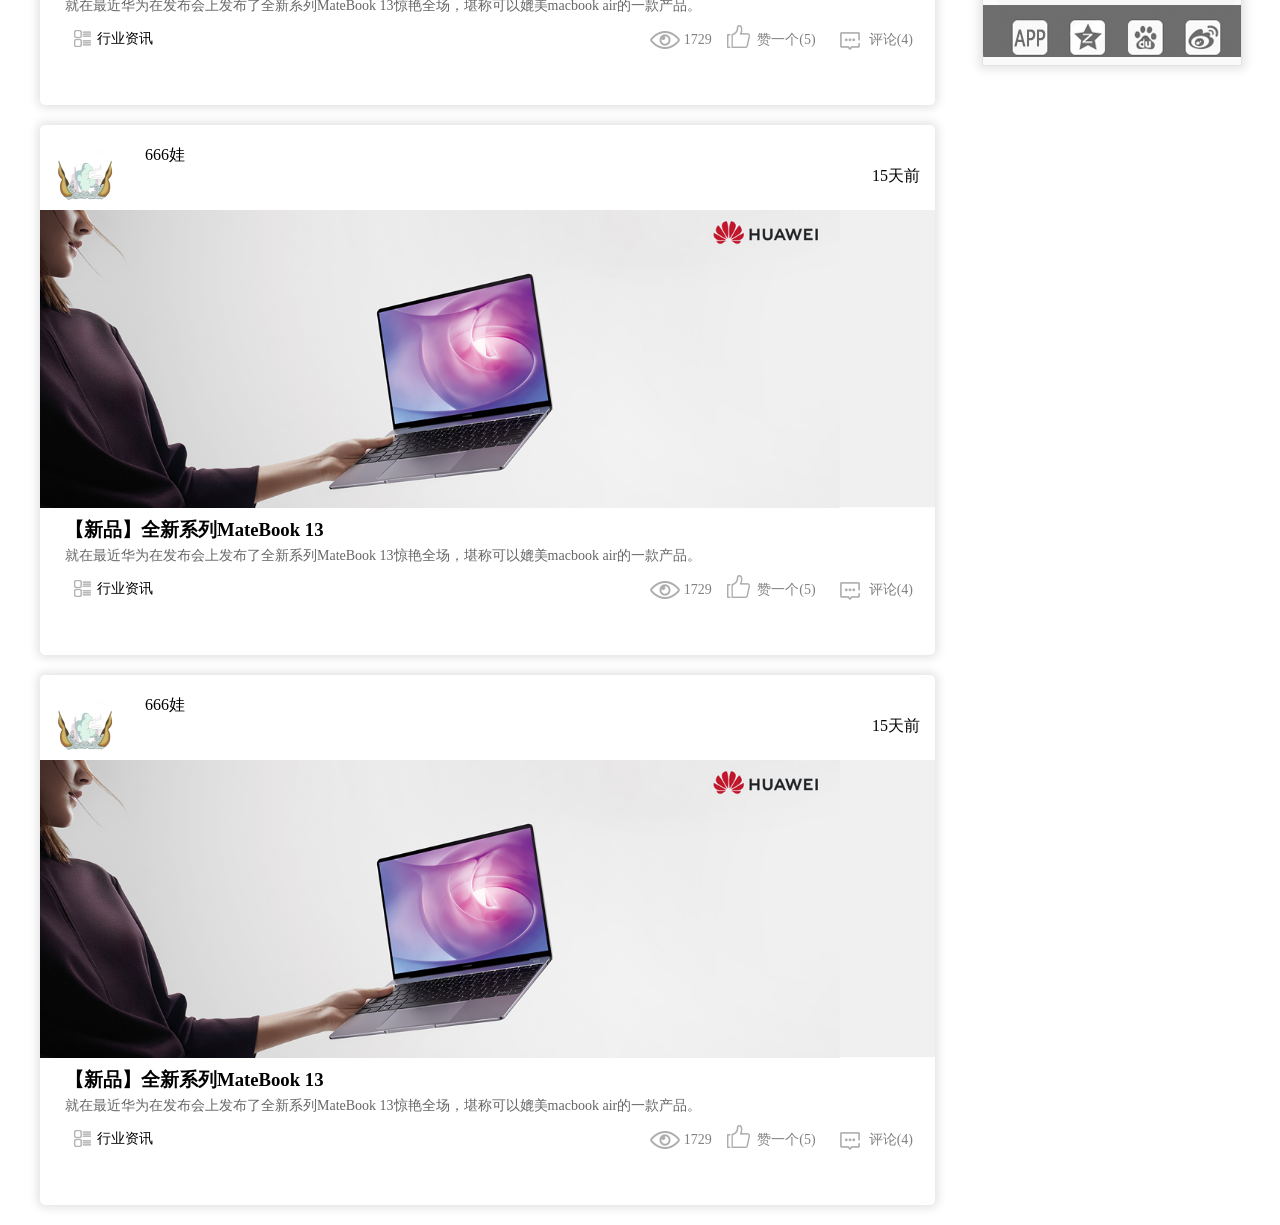
<file: nine.html>
<!DOCTYPE html>
<html lang="en">
<head>
    <meta charset="UTF-8">
    <meta name="viewport" content="width=device-width, initial-scale=1.0">
    <meta http-equiv="X-UA-Compatible" content="ie=edge">
    <script src="js/jquery-1.8.3.min.js"></script>
    <link rel="stylesheet" href="css/nine.css">
    <title>Document</title>
</head>
<body>
    <!-- 九机头条开始 -->
    <div class="box-wrapper">
        <!-- 轮播图开始 -->
        <div class="wrapper ">
            <ul class="img-banner-box ">
                <li class="img-banner-big-img">
                    <a href="#">
                        <img src="images/jt/023.jpg" alt="">
                    </a>
                    <p>10万锦鲤诞生|和您分享2019第一份坚持和相信</p>
                </li>
                <li class="img-banner-big-img">
                    <a href="#">
                        <img src="images/jt/024.png" alt="">
                    </a>
                    <p>荣耀V20新品发布，2999起售！</p>
                </li>
                <li class="img-banner-big-img">
                    <a href="#">
                        <img src="images/jt/022.png" alt="">
                    </a>
                    <p>小米Play新品发布，自带流量，1099元起售！</p>
                </li>
                <li class="img-banner-big-img">
                    <a href="#">
                        <img src="images/jt/021.png" alt="">
                    </a>
                    <p>3099元起，华为nova4发布！</p>
                </li>
                
            </ul>
            <div class="img-banner-left"></div>
            <div class="img-banner-right"></div>
           
            <!-- 轮播图鼠标移动事件开始 -->
            <div class="img-banner-small-img">
                <ul class="img-banner-small-box clearfix">
                    <li>
                        <a href="#">
                            <img src="images/jt/023.jpg" alt="">
                        </a>
                        <span class="img-banner-sp"></span>
                    </li>
                    <li>
                        <a href="#">
                            <img src="images/jt/024.png" alt="">
                        </a>
                        <span class="img-banner-sp"></span>
                    </li>
                    <li>
                        <a href="#">
                            <img src="images/jt/022.png" alt="">
                        </a>
                        <span class="img-banner-sp"></span>
                    </li>
                    <li>
                        <a href="#">
                            <img src="images/jt/021.png" alt="">
                        </a>
                        <span class="img-banner-sp"></span>
                    </li>
                </ul>
            </div>
            <!-- 轮播图鼠标移动事件结束 -->
        </div>
    </div> 
    <!-- 轮播图结束 -->
    <!-- 最新资讯开始 -->
    <div class="content">
       <div class="title">
           <h3><b>最新资讯</b></h3>
           
       </div>
       <div class="list">
           <ul class="list-left">
               <li class="item">
                   <div class="item-dt clearfix">
                       <img src="images/jt/01.jpg" alt="">
                       <p>
                           <span>666娃</span>
                           <span class="sp">15天前</span> 
                       </p>
                   </div>
                   <div class="item-img">
                       <img src="images/jt/053.jpg" alt="">
                   </div>
                   <div class="item-bottom">
                        <div class="item-dl">   
                            <h3>【新品】全新系列MateBook 13</h1>
                            <p>就在最近华为在发布会上发布了全新系列MateBook 13惊艳全场，堪称可以媲美macbook air的一款产品。</p>
                        </div>
                        <div class="btn">
                            <a href="#" class="left">
                                <i class="pce"></i>
                                行业资讯
                            </a>
                            <span>
                                <i class="views"></i>
                                1729
                            </span>
                            <a href="#">
                                <i class="zan">
                                </i>
                                <span>赞一个(5)</span>
                            </a>
                            <a href="#">
                                <i class="com"> </i>
                                <span>评论(4)</span>
                            </a>
                        </div>
                   </div>
               </li>
               <li class="item">
                <div class="item-dt clearfix">
                    <img src="images/jt/01.jpg" alt="">
                    <p>
                        <span>666娃</span>
                        <span class="sp">15天前</span> 
                    </p>
                </div>
                <div class="item-img">
                    <img src="images/jt/053.jpg" alt="">
                </div>
                <div class="item-bottom">
                     <div class="item-dl">   
                         <h3>【新品】全新系列MateBook 13</h1>
                         <p>就在最近华为在发布会上发布了全新系列MateBook 13惊艳全场，堪称可以媲美macbook air的一款产品。</p>
                     </div>
                     <div class="btn">
                         <a href="#" class="left">
                             <i class="pce"></i>
                             行业资讯
                         </a>
                         <span>
                             <i class="views"></i>
                             1729
                         </span>
                         <a href="#">
                             <i class="zan">
                             </i>
                             <span>赞一个(5)</span>
                         </a>
                         <a href="#">
                             <i class="com"> </i>
                             <span>评论(4)</span>
                         </a>
                     </div>
                </div>
               </li>
               <li class="item">
                <div class="item-dt clearfix">
                    <img src="images/jt/01.jpg" alt="">
                    <p>
                        <span>666娃</span>
                        <span class="sp">15天前</span> 
                    </p>
                </div>
                <div class="item-img">
                    <img src="images/jt/053.jpg" alt="">
                </div>
                <div class="item-bottom">
                     <div class="item-dl">   
                         <h3>【新品】全新系列MateBook 13</h1>
                         <p>就在最近华为在发布会上发布了全新系列MateBook 13惊艳全场，堪称可以媲美macbook air的一款产品。</p>
                     </div>
                     <div class="btn">
                         <a href="#" class="left">
                             <i class="pce"></i>
                             行业资讯
                         </a>
                         <span>
                             <i class="views"></i>
                             1729
                         </span>
                         <a href="#">
                             <i class="zan">
                             </i>
                             <span>赞一个(5)</span>
                         </a>
                         <a href="#">
                             <i class="com"> </i>
                             <span>评论(4)</span>
                         </a>
                     </div>
                </div>
            </li>
            <li class="item">
             <div class="item-dt clearfix">
                 <img src="images/jt/01.jpg" alt="">
                 <p>
                     <span>666娃</span>
                     <span class="sp">15天前</span> 
                 </p>
             </div>
             <div class="item-img">
                 <img src="images/jt/053.jpg" alt="">
             </div>
             <div class="item-bottom">
                  <div class="item-dl">   
                      <h3>【新品】全新系列MateBook 13</h1>
                      <p>就在最近华为在发布会上发布了全新系列MateBook 13惊艳全场，堪称可以媲美macbook air的一款产品。</p>
                  </div>
                  <div class="btn">
                      <a href="#" class="left">
                          <i class="pce"></i>
                          行业资讯
                      </a>
                      <span>
                          <i class="views"></i>
                          1729
                      </span>
                      <a href="#">
                          <i class="zan">
                          </i>
                          <span>赞一个(5)</span>
                      </a>
                      <a href="#">
                          <i class="com"> </i>
                          <span>评论(4)</span>
                      </a>
                  </div>
             </div>
            </li>
           </ul>
           <!-- 最新资讯结束 -->
           <!-- 右侧专属分类开始 -->
           <div class="list-right">
               <div class="brand-detail">
                   <h2>专题分类</h2>
                   <div class="pro-detail">
                       <ul>
                           <li>
                               <a href="#">
                                   <i></i>
                                   <span>苹果</span>
                               </a>
                           </li>
                           <li>
                               <a href="#">
                                   <i></i>
                                   <span>华为</span>
                               </a>
                           </li>
                           <li>
                               <a href="#">
                                   <i></i>
                                   <span>小米</span>
                               </a>
                           </li>
                           <li>
                               <a href="#">
                                   <i></i>
                                   <span>魅族</span>
                               </a>
                           </li>
                           <li>
                               <a href="#">
                                   <i></i>
                                   <span>Android</span>
                               </a>
                           </li>
                           <li>
                               <a href="#">
                                   <i></i>
                                   <span>三星</span>
                               </a>
                           </li>
                       </ul>
                   </div>
               </div>
               <!-- 右侧专属分类结束 -->
               <!-- 右侧资讯目录开始 -->
               <div class="new-meau">
                   <h2>咨询目录</h2>
                   <ul>
                       <li>
                           <a href="#">
                               <i class="gg"></i>
                               <span>公告</span>
                           </a>
                       </li>
                       <li>
                           <a href="#">
                               <i class="pc"></i>
                               <span>评测</span>
                           </a>
                       </li>
                       <li>
                           <a href="#">
                               <i class="dg"></i>
                               <span>导购</span>
                           </a>
                       </li>
                       <li>
                           <a href="#">
                               <i class="zx"></i>
                               <span>咨询</span>
                           </a>
                       </li>
                       <li>
                           <a href="#">
                               <i class="sp"></i>
                               <span>视频</span>
                           </a>
                       </li>
                       <li>
                           <a href="#">
                               <i class="wd"></i>
                               <span>问答</span>
                           </a>
                       </li>
                   </ul>
               </div>
               <!-- 右侧资讯目录结束-->
               <!-- 右侧小九精选开始-->
               <div class="hot-sider">
                   <h3>小九精选</h3>
                   <div class="hot-img">
                       <a href="#">
                           <i class="lb"></i>
                       </a>
                       <p class="ceng">
                           OPPO Find X 兰博基尼版图赏
                       </p>
                   </div>
                   <div class="hot-img">
                       <a href="#">
                           <i class="qs"></i>
                       </a>
                       <p class="ceng">
                           OPPO Find X 诠释新科技美学
                       </p>
                   </div>
                   <div class="hot-img">
                       <a href="#">
                           <i class="jj"></i>
                       </a>
                       <p class="ceng">
                           为竞技而生，解锁手游黑科技-黑鲨
                       </p>
                   </div>
               </div>
               <!-- 右侧小九精选结束-->
               <!-- 关注我们开始 -->
               <div class="follow-sider">
                   <h3>关注我们</h3>
                   <div class="follow-box"></div>
               </div>
               <!-- 关注我们结束 -->
           </div>
       </div>
   </div>
   <!-- 右侧专属分类结束 -->
</body>
<script src='js/nine.js'></script>
</html>
</file>
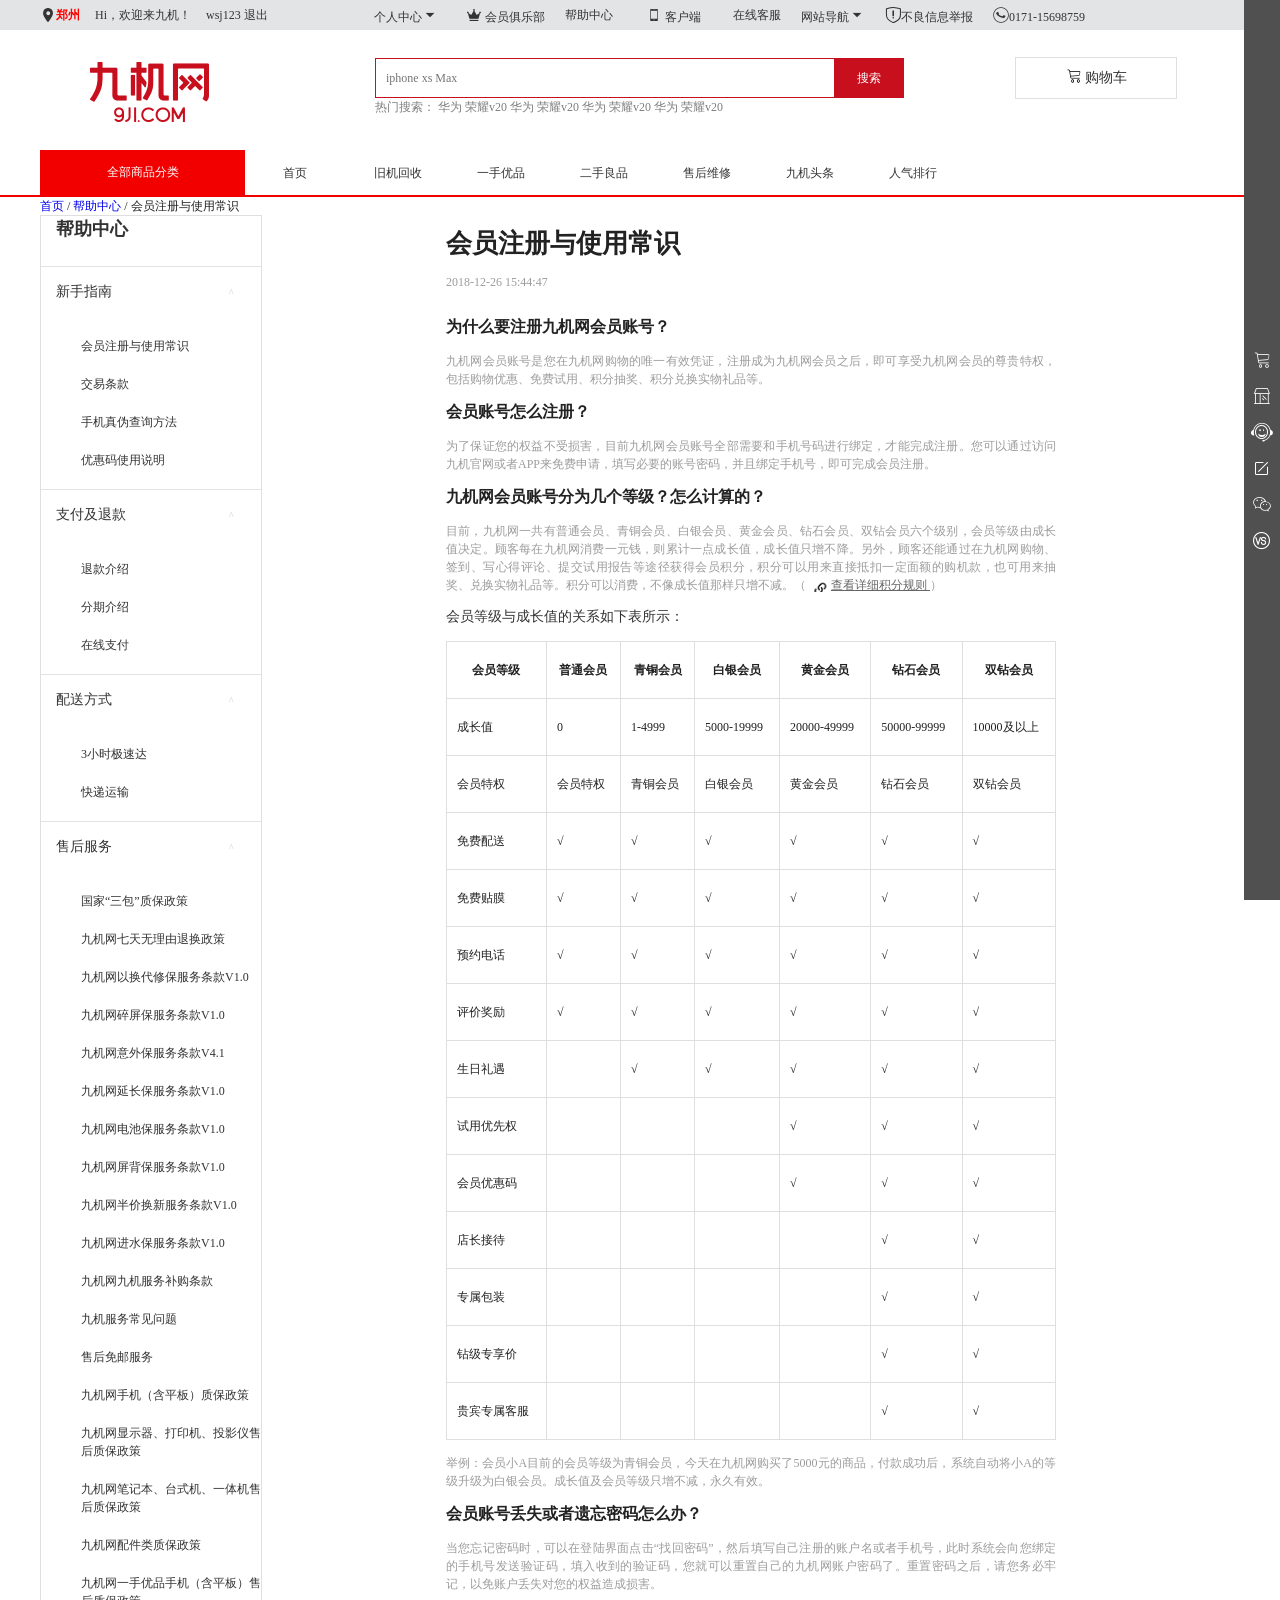
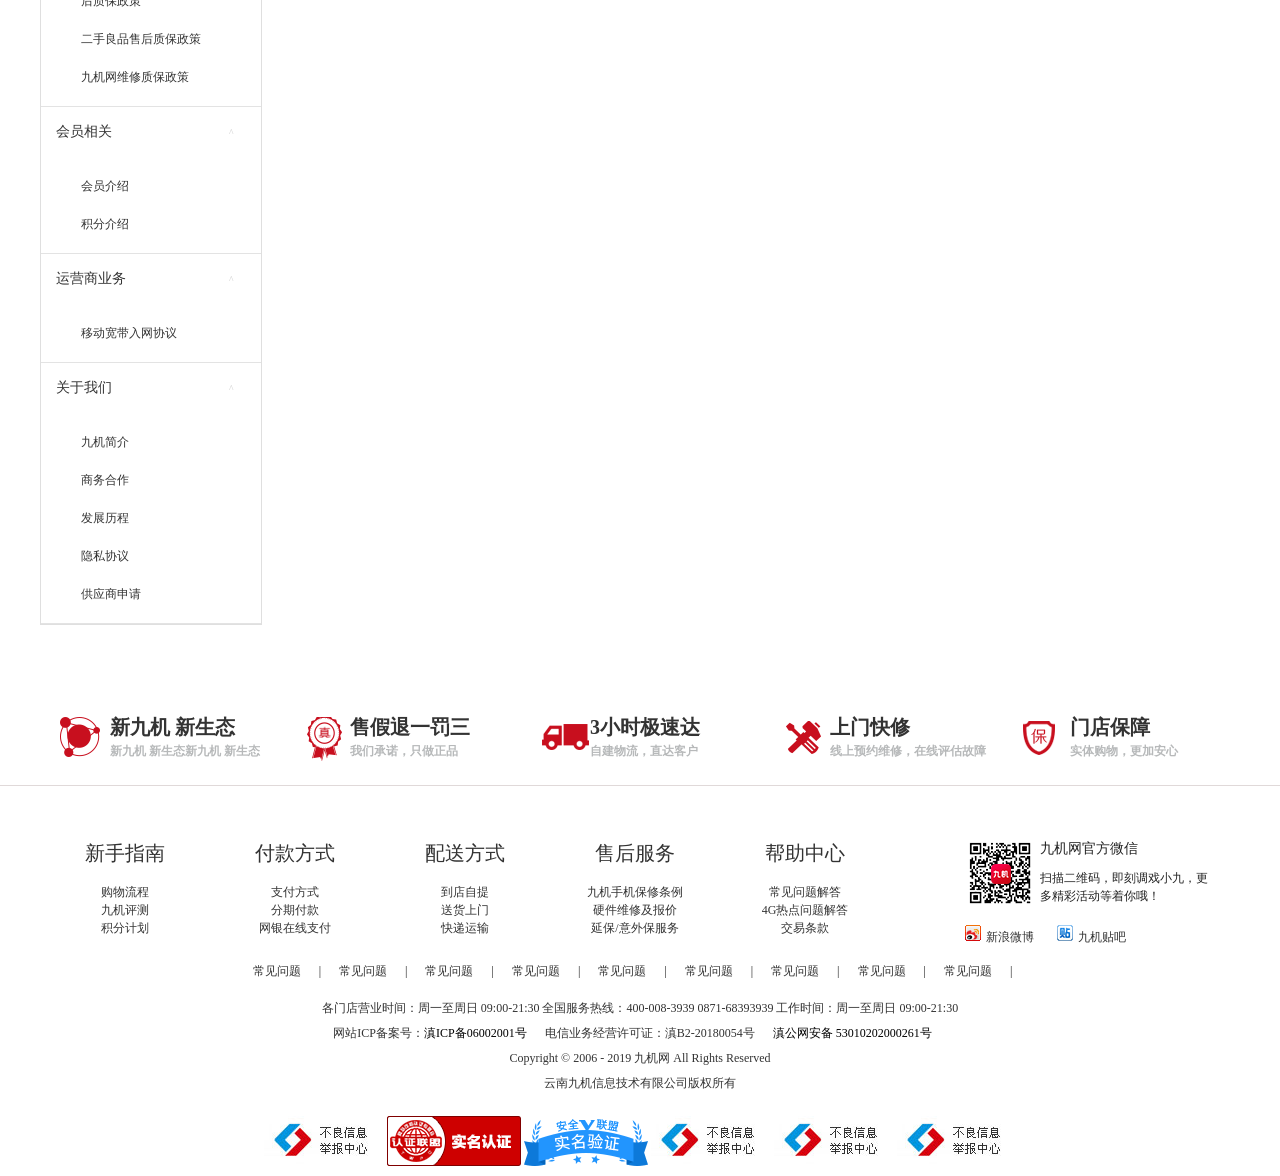
<file: novice.html>
<!DOCTYPE html>
<html lang="en">

<head>
    <meta charset="UTF-8">
    <meta name="viewport" content="width=device-width, initial-scale=1.0">
    <meta http-equiv="X-UA-Compatible" content="ie=edge">
    <title>Document</title>
    <link rel="stylesheet" href="css/novice.css">
    <link rel="stylesheet" href="css/index1-header-bottom.css">
    <link rel="stylesheet" href="css/commodity.css">
    <link rel="stylesheet" href="css/iconfont.css">
    <link rel="stylesheet" href="css/smallCar.css">
    <script src="js/jquery-1.8.3.min.js"></script>
    <link rel="stylesheet" href="css/jquery.area.css">
    <link rel="stylesheet" href="css/mate20.css">
</head>

<body>
    <!-- 头部开始 -->
    <div class="allheader">
        <div class="gheader">
            <div class="header-top">
                <div class="fl site">
                    <!-- 地址 -->
                    <div class="areaSelector">
                        <i class="iconfont icon-dizhi fl"></i>
                        <h3 class="address fl">郑州</h3>
                        <div class="area">
                            <!-- 这里的地址信息是动态读取的 -->
                        </div>
                    </div>

                    <script>
                        $(function () {
                            $('.area').area();
                        })
                    </script>
                    <!-- 地址结束 -->
                </div>
                <div class="site-choose">

                </div>
                <div class="fl welcom">
                    <span>Hi，欢迎来九机！</span>
                </div>
                <div class="fl glogin">
                    <a href="login.html" class="lo">登陆</a> <a href="reg.html" class="zhu">注册</a>
                </div>
                <div class="fl header-menu popup">
                    <a href="">个人中心<i class="iconfont icon-triangle-down"></i> </a>
                </div>
                <div class="perCenter perCenter1">
                    <a href="">
                        <h4>我的订单</h4>
                    </a>
                    <a href="">
                        <h4>我的积分</h4>
                    </a>
                    <a href="">
                        <h4>我的试用</h4>
                    </a>
                    <a href="">
                        <h4>我的收藏</h4>
                    </a>
                    <a href="">
                        <h4>我的咨询</h4>
                    </a>
                    <a href="">
                        <h4>我的优惠券</h4>
                    </a>
                    <a href="">
                        <h4>报修/退换货</h4>
                    </a>
                </div>
                <div class="fl header-menu">
                    <a href="">
                        <i class="iconfont icon-huiyuan"></i> 会员俱乐部
                    </a>
                </div>
                <div class="fl header-menu">
                    <a href="">帮助中心</a>
                </div>
                <div class="fl header-menu popup client">
                    <a href="">
                        <i class="iconfont icon-shouji"></i> 客户端
                    </a>
                </div>
                <div class="client-down">
                    <ul>
                        <li>
                            <a href=""><img src="images/index-header/appdown.png" alt=""></a>
                            <h1>扫描二维码</h1>
                        </li>
                        <li>
                            <p><a href="">android </a></p>
                            <p><a href="">iphone </a></p>
                            <p><a href="">触屏版 </a></p>
                        </li>
                    </ul>
                </div>

                <div class="fl header-menu">
                    <a href="">在线客服</a>
                </div>
                <div class="fl header-menu gnav">
                    <a href="">网站导航<i class="iconfont icon-triangle-down"></i></a>
                </div>
                <div class="gnav-list">
                    <div class="list">
                        <h1>九机特色</h1>
                        <ul class="fl">
                            <li>附近门店</li>
                            <li>免费贴膜</li>
                            <li>预约维修</li>
                            <li>九机小店</li>
                        </ul>
                        <ul class="fl">
                            <li>一手优品</li>
                            <li>旧机回收</li>
                            <li>预约快修</li>
                        </ul>
                    </div>
                    <!-- 第二列 -->
                    <div class="list">
                        <h1>服务集市</h1>
                        <ul class="fl">
                            <li>在线支付</li>
                            <li>品牌专区</li>
                            <li>帮助中心</li>
                            <li>会员俱乐部</li>
                        </ul>
                        <ul class="fl">
                            <li>话费充值</li>
                            <li>试用中心</li>
                            <li>九机服务</li>
                        </ul>
                    </div>
                    <!-- 第三列 -->
                    <div class="list">
                        <h1>招商合作</h1>
                        <ul class="fl">
                            <li>供应商申请</li>
                            <li>九机百科</li>

                        </ul>
                        <ul class="fl">
                            <li>IT服务</li>

                        </ul>
                    </div>
                    <!-- 第四列 -->
                    <div class="list">
                        <h1>更多精选</h1>
                        <ul class="fl">
                            <li>九机头条</li>

                        </ul>
                        <ul class="fl">
                            <li>人才招聘</li>

                        </ul>
                    </div>
                    <!-- 第五列 -->
                    <div class="list">
                        <h1>产品选择</h1>
                        <ul class="fl">
                            <li>手机</li>
                            <li>电脑周边</li>
                            <li>智能产品</li>

                        </ul>
                        <ul class="fl">
                            <li>手机配件</li>
                            <li>耳机音响</li>
                            <li>笔记本/电脑</li>

                        </ul>
                    </div>
                </div>
                <div class="fl header-menu">
                    <a href="">
                        <i class="iconfont icon-jubao"></i>不良信息举报
                    </a>
                </div>
                <div class="fl header-menu number">
                    <a href="">
                        <i class="iconfont icon-dianhua-copy"></i>0171-15698759
                    </a>
                </div>
                <div class="gCall">
                    <h1>输入手机号码并免费拨打：</h1>
                    <input type="text" class="phone-num">
                    <input type="submit" class="callbtn" value="拨打">
                </div>
            </div>
        </div>
        <!-- logo  搜索  购物车按钮 -->
        <div class="header-search">
            <div class="header-logo fl"></div>
            <div class="seach-cent fl">
                <input type="text" class="gseach" placeholder="iphone xs Max">
                <input type="submit" value="搜索" class="seach-btn">
                <ul class="SearchRes">
                </ul>
                <div class="hot-words">
                    <span> 热门搜索：</span>
                    <span> 华为</span>
                    <span> 荣耀v20</span>
                    <span> 华为</span>
                    <span> 荣耀v20</span>
                    <span> 华为</span>
                    <span> 荣耀v20</span>
                    <span> 华为</span>
                    <span> 荣耀v20</span>
                </div>

            </div>
            <div class="shop-cart fl">
                <i class="iconfont icon-tubiaozhizuomoban"></i>
                <a href="shopCar.html"> 购物车</a>
                <!-- <span>0</span> -->
            </div>
        </div>

        <!-- 一级菜单 -->
        <div class="level-menu">
            <div class="allproduct fl">
                <span> 全部商品分类</span>
            </div>
            <div class="level-menu-superior fl">
                <a href="index.html">
                    <span>首页</span>
                </a>
                <a href="trial.html">
                    <span>旧机回收</span>
                </a>
                <a href="superProdect.html">
                    <span>一手优品</span>
                </a>
                <a href="used.html">
                    <span>二手良品</span>
                </a>
                <a href="sale.html">
                    <span>售后维修</span>
                </a>
                <a href="nine.php">
                    <span>九机头条</span>
                </a>
                <a href="human.html">
                    <span>人气排行</span>
                </a>
            </div>
        </div>
        <!-- 头部结束 -->
    </div>
    <div class="line">
    </div>
    <div class="clear"></div>
    <div class="clear"></div>




    <div class="wrapper">
        <div class="novice">
            <i class="nov1"></i>
            <a href="#">首页</a>
            <i class="nov2">/</i>
            <a href="#">帮助中心</a>
            <i class="nov2">/</i>
            <span>会员注册与使用常识</span>
        </div>
        <div class="guide">
            <div class="guide-nav">
                <h2 class="title">帮助中心</h2>
                <dl class="cur len-r">
                    <dt class="pointer">
                        <span>新手指南</span>
                        <i>^</i>
                    </dt>
                    <dd class="data">
                        <a href="#" class="item1">
                            会员注册与使用常识
                        </a>
                        <a href="#" class="item2">
                            交易条款
                        </a>
                        <a href="#" class="item3">
                            手机真伪查询方法
                        </a>
                        <a href="#" class="item4">
                            优惠码使用说明
                        </a>
                    </dd>
                </dl>
                <dl class="cur len-r">
                    <dt class="pointer">
                        <span>支付及退款</span>
                        <i>^</i>
                    </dt>
                    <dd class="data">
                        <a href="#" class="item11">
                            退款介绍
                        </a>
                        <a href="#" class="item21">
                            分期介绍
                        </a>
                        <a href="#" class="item31">
                            在线支付
                        </a>
                    </dd>
                </dl>
                <dl class="cur len-r">
                    <dt class="pointer">
                        <span>配送方式</span>
                        <i>^</i>
                    </dt>
                    <dd class="data">
                        <a href="#" class="item12">
                            3小时极速达
                        </a>
                        <a href="#" class="item22">
                            快递运输
                        </a>
                    </dd>
                </dl>
                <dl class="cur len-r">
                    <dt class="pointer">
                        <span>售后服务</span>
                        <i>^</i>
                    </dt>
                    <dd class="data">
                        <a href="#" class="item13">
                            国家“三包”质保政策
                        </a>
                        <a href="#" class="item23">
                            九机网七天无理由退换政策
                        </a>
                        <a href="#" class="bor-20">九机网以换代修保服务条款V1.0</a>
                        <a href="#" class="item43">
                            九机网碎屏保服务条款V1.0
                        </a>
                        <a href="#" class="item53">
                            九机网意外保服务条款V4.1
                        </a>
                        <a href="#" class="item63">
                            九机网延长保服务条款V1.0
                        </a>
                        <a href="#" class="item73">
                            <span class="de3">九机网电池保服务条款V1.0
                        </a>
                        <a href="#" class="item83">
                            九机网屏背保服务条款V1.0
                        </a>
                        <a href="#" class="item93">
                            九机网半价换新服务条款V1.0
                        </a>
                        <a href="#" class="item113">
                            九机网进水保服务条款V1.0
                        </a>
                        <a href="#" class="item123">
                            九机网九机服务补购条款
                        </a>
                        <a href="#" class="item133">
                            九机服务常见问题
                        </a>
                        <a href="#" class="item143">
                            售后免邮服务
                        </a>
                        <a href="#" class="item153">
                            九机网手机（含平板）质保政策
                        </a>
                        <a href="#" class="bor-20">
                            九机网显示器、打印机、投影仪售后质保政策
                        </a>
                        <a href="#" class="bor-20">
                            九机网笔记本、台式机、一体机售后质保政策
                        </a>
                        <a href="#" class="item183">
                            九机网配件类质保政策
                        </a>
                        <a href="#" class="bor-20">
                            九机网一手优品手机（含平板）售后质保政策
                        </a>
                        <a href="#" class="item213">
                            二手良品售后质保政策
                        </a>
                        <a href="#" class="item223">九机网维修质保政策</a>
                    </dd>
                </dl>
                <dl class="cur len-r">
                    <dt class="pointer">
                        <span>会员相关</span>
                        <i>^</i>
                    </dt>
                    <dd class="data">
                        <a href="#" class="item14">
                            会员介绍</span>
                        </a>
                        <a href="#" class="item24">
                            积分介绍</span>
                        </a>
                    </dd>
                </dl>
                <dl class="cur len-r">
                    <dt class="pointer">
                        <span>运营商业务</span>
                        <i>^</i>
                    </dt>
                    <dd class="data">
                        <a href="#" class="item15">
                            移动宽带入网协议
                        </a>
                    </dd>
                </dl>
                <dl class="cur len-r">
                    <dt class="pointer">
                        <span>关于我们</span>
                        <i>^</i>
                    </dt>
                    <dd class="data">
                        <a href="#" class="item16">
                            九机简介
                        </a>
                        <a href="#" class="item26">
                            商务合作
                        </a>
                        <a href="#" class="item36">
                            发展历程
                        </a>
                        <a href="#" class="item46">
                            隐私协议
                        </a>
                        <a href="#" class="item56">
                            供应商申请
                        </a>
                    </dd>
                </dl>
            </div>
            <div class="guide-content">
                <div class="guide-center">
                    <div class="topp">
                        <h1>会员注册与使用常识</h1>
                        <p>2018-12-26 15:44:47</p>
                    </div>
                    <div class="cen">
                        <h3>为什么要注册九机网会员账号？</h3>
                        <p>九机网会员账号是您在九机网购物的唯一有效凭证，注册成为九机网会员之后，即可享受九机网会员的尊贵特权，包括购物优惠、免费试用、积分抽奖、积分兑换实物礼品等。</p>
                        <h3>会员账号怎么注册？</h3>
                        <p>为了保证您的权益不受损害，目前九机网会员账号全部需要和手机号码进行绑定，才能完成注册。您可以通过访问九机官网或者APP来免费申请，填写必要的账号密码，并且绑定手机号，即可完成会员注册。</p>
                        <h3>九机网会员账号分为几个等级？怎么计算的？</h3>
                        <p>目前，九机网一共有普通会员、青铜会员、白银会员、黄金会员、钻石会员、双钻会员六个级别，会员等级由成长值决定。顾客每在九机网消费一元钱，则累计一点成长值，成长值只增不降。另外，顾客还能通过在九机网购物、签到、写心得评论、提交试用报告等途径获得会员积分，积分可以用来直接抵扣一定面额的购机款，也可用来抽奖、兑换实物礼品等。积分可以消费，不像成长值那样只增不减。（
                            <a href="#">
                                <u>查看详细积分规则</u>
                            </a>
                            <span>）</span>
                        </p>
                        <p>会员等级与成长值的关系如下表所示：</p>
                        <table class="quill-table">
                            <thead>
                                <tr>
                                    <th>会员等级</th>
                                    <th>普通会员</th>
                                    <th>青铜会员</th>
                                    <th>白银会员</th>
                                    <th>黄金会员</th>
                                    <th>钻石会员</th>
                                    <th>双钻会员</th>
                                </tr>
                            </thead>
                            <tbody>
                                <tr>
                                    <td>成长值</td>
                                    <td>0</td>
                                    <td>1-4999</td>
                                    <td>5000-19999</td>
                                    <td>20000-49999</td>
                                    <td>50000-99999</td>
                                    <td>10000及以上</td>
                                </tr>
                                <tr>
                                    <td>会员特权</td>
                                    <td>会员特权</td>
                                    <td>青铜会员</td>
                                    <td>白银会员</td>
                                    <td>黄金会员</td>
                                    <td>钻石会员</td>
                                    <td>双钻会员</td>
                                </tr>
                                <tr>
                                    <td>免费配送</td>
                                    <td> √</td>
                                    <td> √</td>
                                    <td> √</td>
                                    <td> √</td>
                                    <td> √</td>
                                    <td> √</td>
                                </tr>
                                <tr>
                                    <td>免费贴膜</td>
                                    <td> √</td>
                                    <td> √</td>
                                    <td> √</td>
                                    <td> √</td>
                                    <td> √</td>
                                    <td> √</td>
                                </tr>
                                <tr>
                                    <td>预约电话</td>
                                    <td> √</td>
                                    <td> √</td>
                                    <td> √</td>
                                    <td> √</td>
                                    <td> √</td>
                                    <td> √</td>
                                </tr>
                                <tr>
                                    <td>评价奖励</td>
                                    <td> √</td>
                                    <td> √</td>
                                    <td> √</td>
                                    <td> √</td>
                                    <td> √</td>
                                    <td> √</td>
                                </tr>
                                <tr>
                                    <td>生日礼遇</td>
                                    <td></td>
                                    <td> √</td>
                                    <td> √</td>
                                    <td> √</td>
                                    <td> √</td>
                                    <td> √</td>
                                </tr>
                                <tr>
                                    <td>试用优先权</td>
                                    <td></td>
                                    <td></td>
                                    <td></td>
                                    <td> √</td>
                                    <td> √</td>
                                    <td> √</td>
                                </tr>
                                <tr>
                                    <td>会员优惠码</td>
                                    <td></td>
                                    <td></td>
                                    <td></td>
                                    <td> √</td>
                                    <td> √</td>
                                    <td> √</td>
                                </tr>
                                <tr>
                                    <td>店长接待</td>
                                    <td></td>
                                    <td></td>
                                    <td></td>
                                    <td></td>
                                    <td> √</td>
                                    <td> √</td>
                                </tr>
                                <tr>
                                    <td>专属包装</td>
                                    <td></td>
                                    <td></td>
                                    <td></td>
                                    <td></td>
                                    <td> √</td>
                                    <td> √</td>
                                </tr>
                                <tr>
                                    <td>钻级专享价</td>
                                    <td></td>
                                    <td></td>
                                    <td></td>
                                    <td></td>
                                    <td> √</td>
                                    <td> √</td>
                                </tr>
                                <tr>
                                    <td>贵宾专属客服</td>
                                    <td></td>
                                    <td></td>
                                    <td></td>
                                    <td></td>
                                    <td> √</td>
                                    <td> √</td>
                                </tr>
                            </tbody>
                        </table>
                        <p>举例：会员小A目前的会员等级为青铜会员，今天在九机网购买了5000元的商品，付款成功后，系统自动将小A的等级升级为白银会员。成长值及会员等级只增不减，永久有效。</p>
                        <h3>会员账号丢失或者遗忘密码怎么办？</h3>
                        <p>当您忘记密码时，可以在登陆界面点击“找回密码”，然后填写自己注册的账户名或者手机号，此时系统会向您绑定的手机号发送验证码，填入收到的验证码，您就可以重置自己的九机网账户密码了。重置密码之后，请您务必牢记，以免账户丢失对您的权益造成损害。</p>
                    </div>
                </div>
            </div>
        </div>
    </div>


    <!-- 尾部开始 -->
    <div class="allfooter">
        <!-- 页脚 -->
        <div class="gfooter">
            <div class="promise">
                <a href="">
                    <dl>
                        <dt class="icon p0"></dt>
                        <dd>
                            <h2>新九机 新生态</h2>
                            <h5>新九机 新生态新九机 新生态</h5>
                        </dd>
                    </dl>
                </a>
                <a href="">
                    <dl>
                        <dt class="icon p1"></dt>
                        <dd>
                            <h2>售假退一罚三</h2>
                            <h5>我们承诺，只做正品</h5>
                        </dd>
                    </dl>
                </a>
                <a href="">
                    <dl>
                        <dt class="icon p2"></dt>
                        <dd>
                            <h2>3小时极速达</h2>
                            <h5>自建物流，直达客户</h5>
                        </dd>
                    </dl>
                </a>
                <a href="">
                    <dl>
                        <dt class="icon p3"></dt>
                        <dd>
                            <h2>上门快修</h2>
                            <h5>线上预约维修，在线评估故障</h5>
                        </dd>
                    </dl>
                </a>
                <a href="">
                    <dl>
                        <dt class="icon p4"></dt>
                        <dd>
                            <h2>门店保障</h2>
                            <h5>实体购物，更加安心</h5>
                        </dd>
                    </dl>
                </a>
            </div>

            <div class="footer-help">
                <div class="wrapper">
                    <dl>
                        <dt><a href="">新手指南</a></dt>
                        <dd><a href="">购物流程</a></dd>
                        <dd><a href="">九机评测</a></dd>
                        <dd><a href="">积分计划</a></dd>

                    </dl>
                    <dl>
                        <dt><a href="">付款方式</a></dt>
                        <dd><a href="">支付方式</a></dd>
                        <dd><a href="">分期付款</a></dd>
                        <dd><a href="">网银在线支付</a></dd>

                    </dl>
                    <dl>
                        <dt><a href="">配送方式</a></dt>
                        <dd><a href="">到店自提</a></dd>
                        <dd><a href="">送货上门</a></dd>
                        <dd><a href="">快递运输</a></dd>

                    </dl>
                    <dl>
                        <dt><a href="">售后服务</a></dt>
                        <dd><a href="">九机手机保修条例</a></dd>
                        <dd><a href="">硬件维修及报价</a></dd>
                        <dd><a href="">延保/意外保服务</a></dd>

                    </dl>
                    <dl>
                        <dt><a href="">帮助中心</a></dt>
                        <dd><a href="">常见问题解答</a></dd>
                        <dd><a href="">4G热点问题解答</a></dd>
                        <dd><a href="">交易条款</a></dd>
                    </dl>
                    <dl class="foot-WeChat">
                        <dt class="icon"></dt>
                        <dd class="wblink">
                            <h3>九机网官方微信</h3>
                            <h4>扫描二维码，即刻调戏小九，更多精彩活动等着你哦！</h4>
                        </dd>
                        <dd class="wbicon">
                            <a href="" class="xinlang"><i class="icon"></i>新浪微博</a>
                            <a href="" class="tieba"><i class="icon"></i>九机贴吧</a>
                        </dd>
                    </dl>
                </div>

            </div>
            <div class="clear"></div>
            <!-- 最底部 -->
            <div class="gbottom">
                <div class="wrapper">
                    <div class="foot_nav">
                        <a href="">常见问题</a>
                        <i>|</i>
                        <a href="">常见问题</a>
                        <i>|</i>
                        <a href="">常见问题</a>
                        <i>|</i>
                        <a href="">常见问题</a>
                        <i>|</i>
                        <a href="">常见问题</a>
                        <i>|</i>
                        <a href="">常见问题</a>
                        <i>|</i>
                        <a href="">常见问题</a>
                        <i>|</i>
                        <a href="">常见问题</a>
                        <i>|</i>
                        <a href="">常见问题</a>
                        <i>|</i>
                    </div>
                    <div class="information">
                        <p>各门店营业时间：周一至周日 09:00-21:30 全国服务热线：400-008-3939 0871-68393939 工作时间：周一至周日 09:00-21:30</p>
                        <p>网站ICP备案号：<a rel="nofollow" href="https://www.miibeian.gov.cn/" target="_blank">滇ICP备06002001号</a>
                            &nbsp;&nbsp;&nbsp;&nbsp; 电信业务经营许可证：滇B2-20180054号 &nbsp;&nbsp;&nbsp;&nbsp; <a rel="nofollow"
                                href="http://www.beian.gov.cn/portal/registerSystemInfo?recordcode=53010202000261"
                                target="_blank">滇公网安备
                                53010202000261号</a> &nbsp;&nbsp;&nbsp;&nbsp; </p>
                        <p>Copyright © 2006 - 2019 九机网 All Rights Reserved</p>
                        <p>云南九机信息技术有限公司版权所有</p>
                    </div>
                    <div class="bot-link">
                        <a href=""><img src="images/index-header/botpic1c.jpg" alt=""></a>
                        <a href=""><img src="images/index-header/bottom_large_img.png" alt=""></a>
                        <a href=""><img src="images/index-header/sm_124x47.png" alt=""></a>
                        <a href=""><img src="images/index-header/botpic1c.jpg" alt=""></a>
                        <a href=""><img src="images/index-header/botpic1c.jpg" alt=""></a>
                        <a href=""><img src="images/index-header/botpic1c.jpg" alt=""></a>
                    </div>
                </div>
            </div>
        </div>
        <!-- 页脚结束 -->
        <!-- 右侧弹出导航开始 -->
        <div class="rnav">
            <ul class="righticon">
                <li class="gou"><i class="iconfont icon-tubiaozhizuomoban"></i></li>
                <li><i class="iconfont icon-mendian"></i></li>
                <li><i class="iconfont icon-kefu"></i></li>
                <li><i class="iconfont icon-tousujianyi"></i></li>
                <li><i class="iconfont icon-weixin"></i></li>
                <li><i class="iconfont icon-duibivs"></i></li>
            </ul>
            <ul class="rightpop">
                <li> <em></em> <a href="">购物车</a> </li>
                <li class="pop2"><em></em><a href="">附近门店</a></li>
                <li class="pop3"><em></em><a href="">咨询客服</a></li>
                <li class="pop4"><em></em><a href="">投诉建议</a></li>
                <li class="pop5"><img src="images/index-header/gunzhu-jiuji.png" alt=""></li>
                <li class="pop6"><em></em><a href="">产品对比</a></li>
            </ul>
        </div>
        <!-- 右侧导航弹出结束 -->
        <!-- 购物车 -->
        <div class="small-car">
            <div class="small-head clearfix">
                <div class="pict"><img src="images/index-header/car28.png" alt=""></div>
                <p class="wen">购物车</p>
            </div>
            <div class="option">
            </div>
            <div class="bottom">
                <div class="mess">
                    <span class="zi">共 <span class="num-zong">0</span> 件商品，总计：</span>
                    ￥<a href="" class="all-price">0</a>
                </div>
                <a href="" class="fina">结算</a>
            </div>
            <div class="none">
                <div class="car-tu">
                    <img src="images/shopCar/car28.png" alt="">
                </div>
                <p class="final-wen">
                    <span>购物车里还没有商品，快</span>
                    <a href="">去逛逛</a>
                    <span>吧</span>
                </p>
            </div>
        </div>
    </div>

</body>
<script src="js/handlecookie.js"></script>
<script src="js/titleCookie.js"></script>
<script src="js/commodity.js"></script>
<script src="js/area.js"></script>
<script src="js/jquery.area.end.js"></script>
<!-- <script src="js/Inclusive.js"> </script> -->
<script src="js/smallCar.js"></script>

</html>
</file>
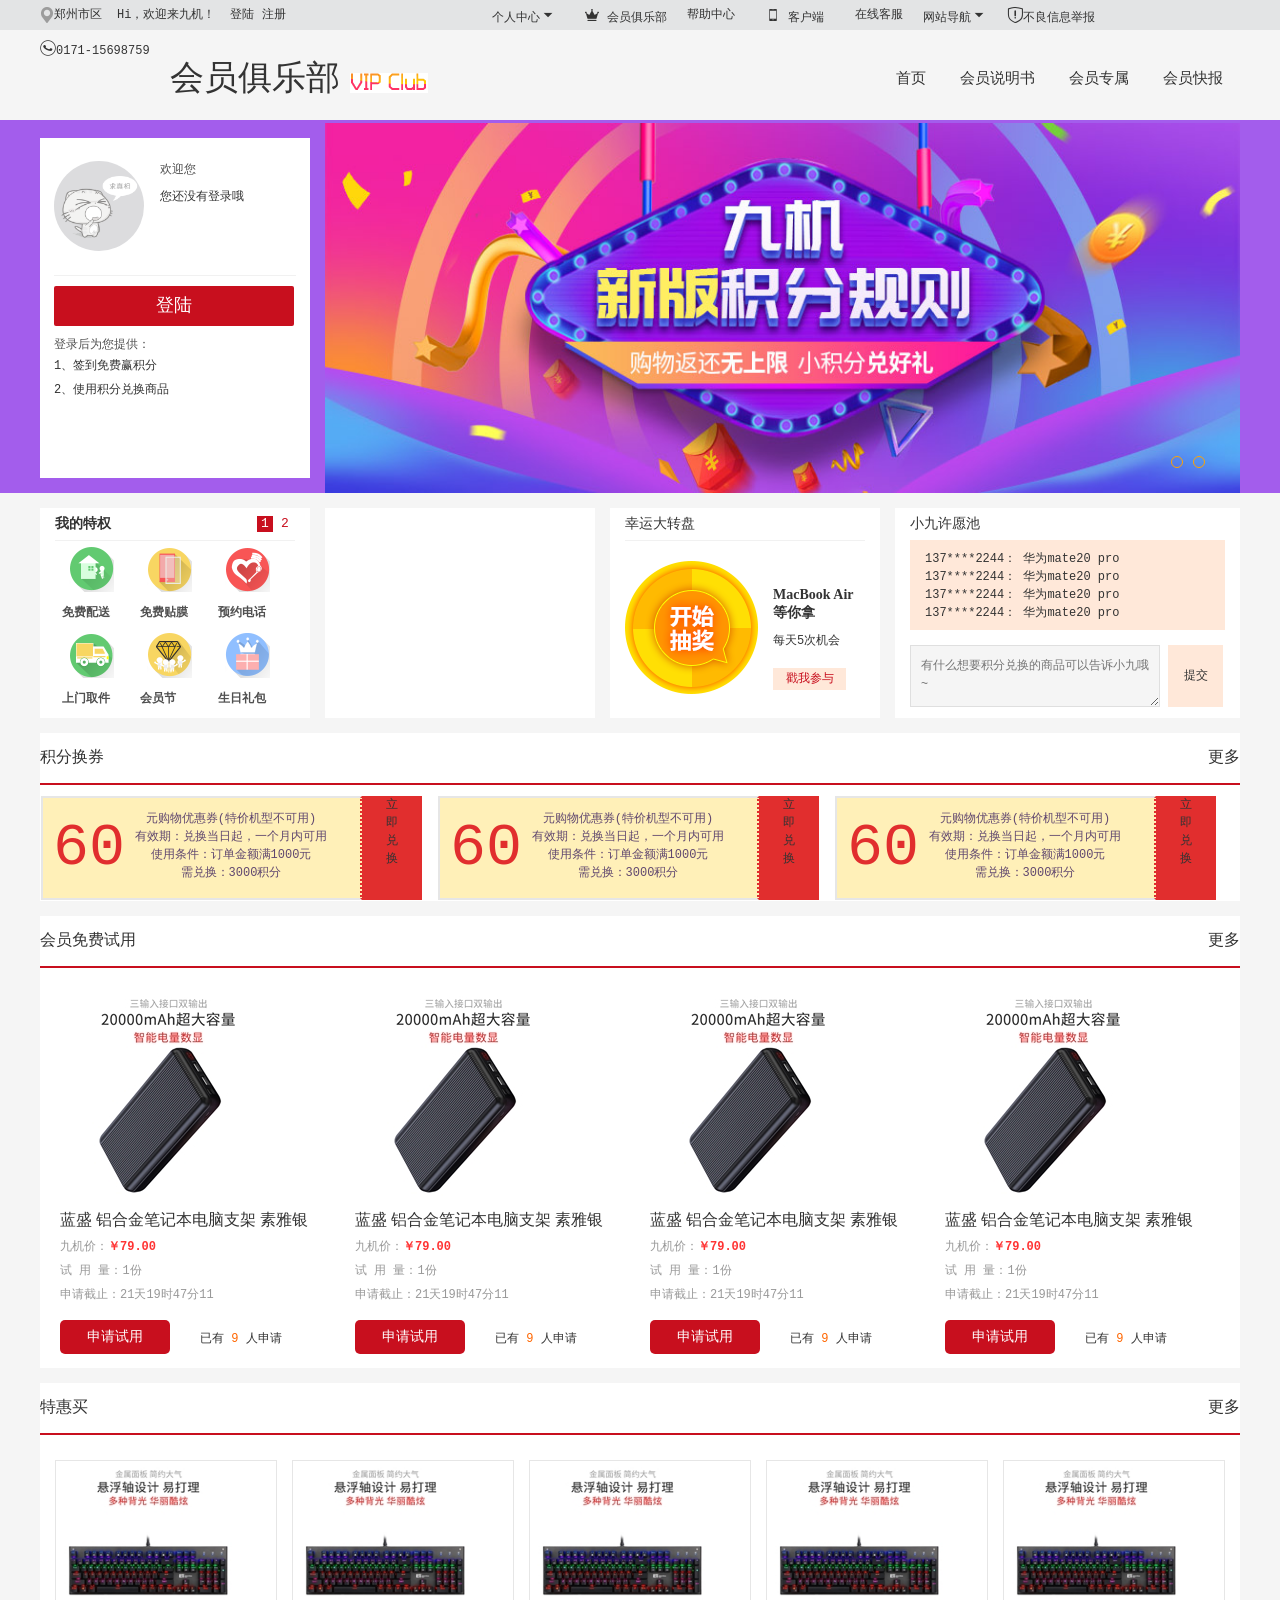
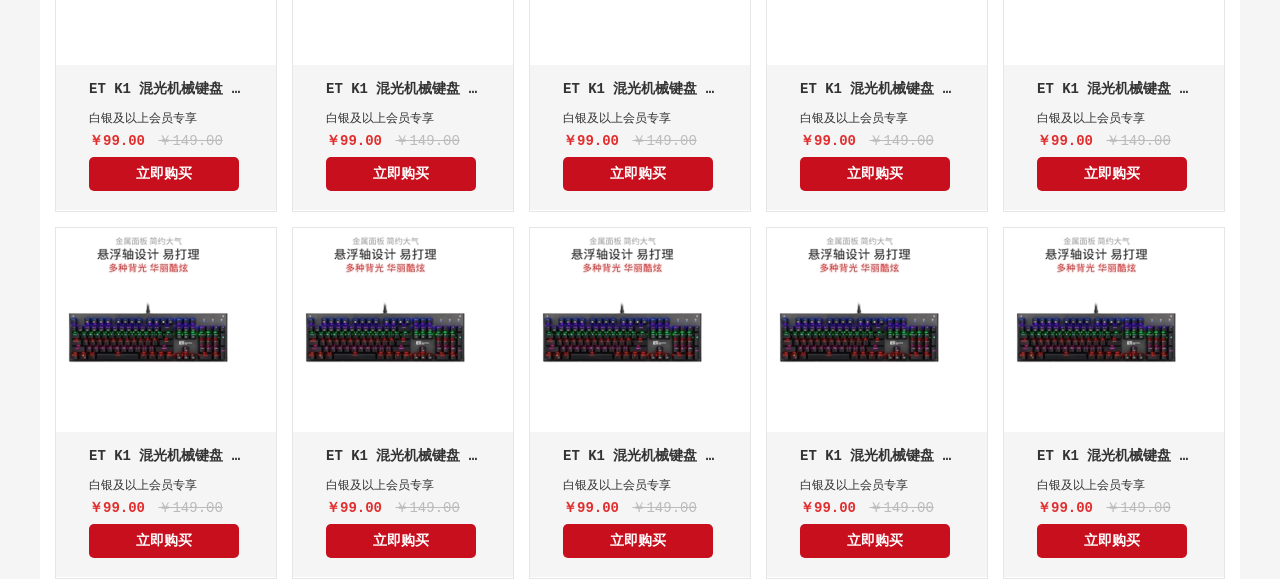
<file: point.html>
<!DOCTYPE html>
<html lang="en">

<head>
    <meta charset="UTF-8">
    <meta name="viewport" content="width=device-width, initial-scale=1.0">
    <meta http-equiv="X-UA-Compatible" content="ie=edge">
    <title>Document</title>
    <link rel="stylesheet" href="css/reset.css">
    <link rel="stylesheet" href="css/point.css">
    <link rel="stylesheet" href="css/global.css">
    <link rel="stylesheet" href="css/iconfont.css">
    <script src="js/jquery-1.8.3.min.js"></script>
</head>
<body>
    <!-- 头部网站信息 -->
    <div class="gheader">
        <div class="header-top">
            <div class="fl site">
                <a href="">
                    <p class="fl"></p>郑州市区
                </a>
            </div>
            <div class="site-choose">

            </div>
            <div class="fl welcom">
                <span>Hi，欢迎来九机！</span>
            </div>
            <div class="fl glogin">
                <a href="">登陆</a> <a href="">注册</a>
            </div>
            <div class="fl header-menu popup">
                <a href="">个人中心<i class="iconfont icon-triangle-down"></i> </a>
            </div>
            <div class="perCenter perCenter1">
                <a href="">
                    <h4>我的订单</h4>
                </a>
                <a href="">
                    <h4>我的积分</h4>
                </a>
                <a href="">
                    <h4>我的试用</h4>
                </a>
                <a href="">
                    <h4>我的收藏</h4>
                </a>
                <a href="">
                    <h4>我的咨询</h4>
                </a>
                <a href="">
                    <h4>我的优惠券</h4>
                </a>
                <a href="">
                    <h4>报修/退换货</h4>
                </a>
            </div>
            <div class="fl header-menu">
                <a href="">
                    <i class="iconfont icon-huiyuan"></i> 会员俱乐部
                </a>
            </div>
            <div class="fl header-menu">
                <a href="">帮助中心</a>
            </div>
            <div class="fl header-menu popup client">
                <a href="">
                    <i class="iconfont icon-shouji"></i> 客户端
                </a>
            </div>
            <div class="client-down">
                <ul>
                    <li>
                        <a href=""><img src="images/index-header/appdown.png" alt=""></a>
                        <h1>扫描二维码</h1>
                    </li>
                    <li>
                        <p><a href="">android </a></p>
                        <p><a href="">iphone </a></p>
                        <p><a href="">触屏版 </a></p>
                    </li>
                </ul>
            </div>

            <div class="fl header-menu">
                <a href="">在线客服</a>
            </div>
            <div class="fl header-menu gnav">
                <a href="">网站导航<i class="iconfont icon-triangle-down"></i></a>
            </div>
            <div class="gnav-list">
                <div class="list">
                    <h1>九机特色</h1>
                    <ul class="fl">
                        <li>附近门店</li>
                        <li>免费贴膜</li>
                        <li>预约维修</li>
                        <li>九机小店</li>
                    </ul>
                    <ul class="fl">
                        <li>一手优品</li>
                        <li>旧机回收</li>
                        <li>预约快修</li>
                    </ul>
                </div>
                <!-- 第二列 -->
                <div class="list">
                    <h1>服务集市</h1>
                    <ul class="fl">
                        <li>在线支付</li>
                        <li>品牌专区</li>
                        <li>帮助中心</li>
                        <li>会员俱乐部</li>
                    </ul>
                    <ul class="fl">
                        <li>话费充值</li>
                        <li>试用中心</li>
                        <li>九机服务</li>
                    </ul>
                </div>
                <!-- 第三列 -->
                <div class="list">
                    <h1>招商合作</h1>
                    <ul class="fl">
                        <li>供应商申请</li>
                        <li>九机百科</li>

                    </ul>
                    <ul class="fl">
                        <li>IT服务</li>

                    </ul>
                </div>
                <!-- 第四列 -->
                <div class="list">
                    <h1>更多精选</h1>
                    <ul class="fl">
                        <li>九机头条</li>

                    </ul>
                    <ul class="fl">
                        <li>人才招聘</li>

                    </ul>
                </div>
                <!-- 第五列 -->
                <div class="list">
                    <h1>产品选择</h1>
                    <ul class="fl">
                        <li>手机</li>
                        <li>电脑周边</li>
                        <li>智能产品</li>

                    </ul>
                    <ul class="fl">
                        <li>手机配件</li>
                        <li>耳机音响</li>
                        <li>笔记本/电脑</li>

                    </ul>
                </div>
            </div>
            <div class="fl header-menu">
                <a href="">
                    <i class="iconfont icon-jubao"></i>不良信息举报
                </a>
            </div>
            <div class="fl header-menu number">
                <a href="">
                    <i class="iconfont icon-dianhua-copy"></i>0171-15698759
                </a>
            </div>
            <div class="gCall">
                <h1>输入手机号码并免费拨打：</h1>
                <input type="text" class="phone-num">
                <input type="submit" class="callbtn" value="拨打">
            </div>
        </div>
    </div>
    <!-- 头部网站信息结束 -->
    <!-- 头部标题开始 -->
    <div class="wrapper-po">
        <div class="left">
            <p><a href="">会员俱乐部</a></p>
            <div></div>
        </div>
        <ul class="right">
            <li class="list"><a href="">首页</a></li>
            <li class="list specious">
                <a href="">会员说明书</a>
                <ul class="hover clearfix">
                    <li><a href="">会员积分</a></li>
                    <li><a href="">积分</a></li>
                    <li><a href="">优惠码</a></li>
                    <li><a href="">九机币</a></li>
                    <li><a href="">我的影响力</a></li>
                    <li><a href="">会员日</a></li>
                    <li><a href="">我的积分记录</a></li>
                </ul>
            </li>
            <li class="list specious">
                <a href="">会员专属</a>
                <ul class="hover clearfix">
                    <li><a href="">我的特权</a></li>
                    <li><a href="">做任务积分</a></li>
                    <li><a href="">积分兑换</a></li>
                    <li><a href="">特卖汇</a></li>
                    <li><a href="">领券中心</a></li>
                    <li><a href="">大转盘</a></li>
                </ul>
            </li>
            <li class="list"><a href="">会员快报</a></li>
        </ul>
    </div>
    <!-- 头部标题完成 -->

    <!-- 轮播图和登陆开始 -->
    <div class="banner-po">
        <div class="core clearfix">
            <div class="login">
                <div class="top clearfix">
                    <div class="head">
                        <img src="images/point/point51.png" alt="">
                    </div>
                    <div class="letter">
                        <h3 class="welcome">欢迎您</h3>
                        <p class="none">您还没有登录哦</p>
                    </div>
                </div>
                <div class="bottom">
                    <a href="">登陆</a>
                    <p class="wen1">登录后为您提供：</p>
                    <p class="wen2">1、签到免费赢积分</p>
                    <p class="wen2">2、使用积分兑换商品</p>
                </div>
            </div>
            <div class="pict">
                <div class="parent">
                    <div class="pict1">
                        <img src="images/point/point01.jpg" alt="">
                    </div>
                    <div class="pict2">
                        <img src="images/point/point02.jpg" alt="">
                    </div>
                </div>
            </div>
            <ul class="circle">
                <li></li>
                <li></li>
            </ul>
        </div>
    </div>
    <!-- 轮播图和登陆结束 -->

    <!-- 我的特权 -->
    <div class="main-po">
        <div class="column-po clearfix">
            <!-- 我的特权---特权开始 -->
            <div class="differ">
                <div class="privil">
                    <p class="wen">我的特权</p>
                    <ul class="list">
                        <li class="list-specious"><a href="">1</a></li>
                        <li><a href="">2</a></li>
                    </ul>
                </div>
                <div class="icon clearfix">
                    <div class="icon1">
                        <div class="box"><img src="images/point/icon01.png" alt=""></div>
                        <p>免费配送</p>
                    </div>
                    <div class="icon2">
                        <div class="box"><img src="images/point/icon02.png" alt=""></div>
                        <p>免费贴膜</p>
                    </div>
                    <div class="icon3">
                        <div class="box"><img src="images/point/icon03.png" alt=""></div>
                        <p>预约电话</p>
                    </div>
                    <div class="icon4">
                        <div class="box"><img src="images/point/icon04.png" alt=""></div>
                        <p>上门取件</p>
                    </div>
                    <div class="icon5">
                        <div class="box"><img src="images/point/icon05.png" alt=""></div>
                        <p>会员节</p>
                    </div>
                    <div class="icon6">
                        <div class="box"><img src="images/point/icon06.png" alt=""></div>
                        <p>生日礼包</p>
                    </div>
                </div>
            </div>
            <!-- 我的特权---特权结束 -->
            <!-- 我的特权---日历开始-->
            <div class="calendar">
                <div class="zhe"></div>
                <div class="calendar-data"></div>
            </div>
            <!-- 我的特权---日历结束 -->
            <!-- 我的特权---转盘开始 -->
            <div class="lucky">
                <div class="title">幸运大转盘</div>
                <div class="clearfix">
                    <div class="turn">
                        <img src="images/point/point52.png" alt="" class="turn1">
                        <img src="images/point/point03.png" alt="" class="turn2">
                    </div>
                    <div class="cont">
                        <p>MacBook Air</p>
                        <p>等你拿</p>
                        <span>每天5次机会</span><br>
                        <a href="">戳我参与</a>
                    </div>
                </div>
            </div>
            <!-- 我的特权---转盘结束 -->
            <!-- 我的特权---许愿开始 -->
            <div class="blesh">
                <div class="blesh1">小九许愿池</div>
                <div class="blesh2">
                    <ul class="view">
                        <li>137****2244： 华为mate20 pro</li>
                        <li>137****2244： 华为mate20 pro</li>
                        <li>137****2244： 华为mate20 pro</li>
                        <li>137****2244： 华为mate20 pro</li>
                        <li>137****2244： 华为mate20 pro</li>
                    </ul>
                </div>
                <div class="blesh3 clearfix">
                    <textarea class="point" placeholder="有什么想要积分兑换的商品可以告诉小九哦~"></textarea>
                    <a href="">提交</a>
                </div>
            </div>
            <!-- 我的特权---许愿结束 -->
        </div>
        <!-- 我的特权结束 -->
        <!-- 显示兑换完成 -->
        <div class="tab-po"></div>
        <!-- 限时兑换结束 -->
        <!-- 积分对换券开始 -->
        <div class="content-po">
            <div class="top">
                <a href="" class="top1">积分换券</a>
                <a href="" class="top2">更多</a>
            </div>
            <div class="bottom clearfix">
                <div class="model">
                    <a href="" class="quan">
                        <div class="left">60</div>
                        <div class="middle">
                            <p>元购物优惠券(特价机型不可用)</p>
                            <p>有效期：兑换当日起，一个月内可用</p>
                            <p>使用条件：订单金额满1000元</p>
                            <p>需兑换：3000积分</p>
                        </div>
                    </a>
                    <div class="right">
                        <p>立</p>
                        <p>即</p>
                        <p>兑</p>
                        <p>换</p>
                    </div>
                </div>
                <div class="model">
                    <a href="" class="quan">
                        <div class="left">60</div>
                        <div class="middle">
                            <p>元购物优惠券(特价机型不可用)</p>
                            <p>有效期：兑换当日起，一个月内可用</p>
                            <p>使用条件：订单金额满1000元</p>
                            <p>需兑换：3000积分</p>
                        </div>
                    </a>
                    <div class="right">
                        <p>立</p>
                        <p>即</p>
                        <p>兑</p>
                        <p>换</p>
                    </div>
                </div>
                <div class="model">
                    <a href="" class="quan">
                        <div class="left">60</div>
                        <div class="middle">
                            <p>元购物优惠券(特价机型不可用)</p>
                            <p>有效期：兑换当日起，一个月内可用</p>
                            <p>使用条件：订单金额满1000元</p>
                            <p>需兑换：3000积分</p>
                        </div>
                    </a>
                    <div class="right">
                        <p>立</p>
                        <p>即</p>
                        <p>兑</p>
                        <p>换</p>
                    </div>
                </div>
            </div>
        </div>
        <!-- 积分对换券结束-->
        <!-- 会员免费使用开始 -->
        <div class="member-po">
            <div class="top">
                <a href="" class="top1">会员免费试用</a>
                <a href="" class="top2">更多</a>
            </div>
            <div class="bottom clearfix">
                <div class="shop">
                    <div class="pic-box"><img src="images/point/point35.jpg" alt=""></div>
                    <div class="instroduce">
                        <a href="">蓝盛 铝合金笔记本电脑支架 素雅银</a>
                        <p class="price clearfix">
                            <span>九机价：</span>
                            <span class="money">￥79.00</span>
                        </p>
                        <p>试 用 量：1份</p>
                        <p>申请截止：21天19时47分11</p>
                    </div>
                    <div class="free clearfix">
                        <a href="" class="free1">申请试用</a>
                        <p class="free2">已有
                            <span>9</span>
                            人申请
                        </p>
                    </div>
                </div>
                <div class="shop">
                    <div class="pic-box"><img src="images/point/point35.jpg" alt=""></div>
                    <div class="instroduce">
                        <a href="">蓝盛 铝合金笔记本电脑支架 素雅银</a>
                        <p class="price clearfix">
                            <span>九机价：</span>
                            <span class="money">￥79.00</span>
                        </p>
                        <p>试 用 量：1份</p>
                        <p>申请截止：21天19时47分11</p>
                    </div>
                    <div class="free clearfix">
                        <a href="" class="free1">申请试用</a>
                        <p class="free2">已有
                            <span>9</span>
                            人申请
                        </p>
                    </div>
                </div>
                <div class="shop">
                    <div class="pic-box"><img src="images/point/point35.jpg" alt=""></div>
                    <div class="instroduce">
                        <a href="">蓝盛 铝合金笔记本电脑支架 素雅银</a>
                        <p class="price clearfix">
                            <span>九机价：</span>
                            <span class="money">￥79.00</span>
                        </p>
                        <p>试 用 量：1份</p>
                        <p>申请截止：21天19时47分11</p>
                    </div>
                    <div class="free clearfix">
                        <a href="" class="free1">申请试用</a>
                        <p class="free2">已有
                            <span>9</span>
                            人申请
                        </p>
                    </div>
                </div>
                <div class="shop">
                    <div class="pic-box"><img src="images/point/point35.jpg" alt=""></div>
                    <div class="instroduce">
                        <a href="">蓝盛 铝合金笔记本电脑支架 素雅银</a>
                        <p class="price clearfix">
                            <span>九机价：</span>
                            <span class="money">￥79.00</span>
                        </p>
                        <p>试 用 量：1份</p>
                        <p>申请截止：21天19时47分11</p>
                    </div>
                    <div class="free clearfix">
                        <a href="" class="free1">申请试用</a>
                        <p class="free2">已有
                            <span>9</span>
                            人申请
                        </p>
                    </div>
                </div>
            </div>
        </div>
        <!-- 会员免费使用结束 -->
        <!-- 特卖汇开始 -->
        <div class="sell-po">
            <div class="top">
                <a href="" class="top1">特惠买</a>
                <a href="" class="top2">更多</a>
            </div>
            <div class="bottom clearfix">
                <div class="shop">
                    <div class="pic-box"><img src="images/point/point37.jpg" alt=""></div>
                    <div class="detail">
                        <a href="">ET K1 混光机械键盘 黑色 青轴 全键无冲多色背光</a>
                        <p class="silver">
                            <i></i>
                            白银及以上会员专享
                        </p>
                        <p class="price">
                            <span>￥99.00 </span>
                            <span class="del">￥149.00</span>
                        </p>
                        <a href="" class="now-buy">立即购买</a>
                    </div>
                </div>
                <div class="shop">
                    <div class="pic-box"><img src="images/point/point37.jpg" alt=""></div>
                    <div class="detail">
                        <a href="">ET K1 混光机械键盘 黑色 青轴 全键无冲多色背光</a>
                        <p class="silver">
                            <i></i>
                            白银及以上会员专享
                        </p>
                        <p class="price">
                            <span>￥99.00 </span>
                            <span class="del">￥149.00</span>
                        </p>
                        <a href="" class="now-buy">立即购买</a>
                    </div>
                </div>
                <div class="shop">
                    <div class="pic-box"><img src="images/point/point37.jpg" alt=""></div>
                    <div class="detail">
                        <a href="">ET K1 混光机械键盘 黑色 青轴 全键无冲多色背光</a>
                        <p class="silver">
                            <i></i>
                            白银及以上会员专享
                        </p>
                        <p class="price">
                            <span>￥99.00 </span>
                            <span class="del">￥149.00</span>
                        </p>
                        <a href="" class="now-buy">立即购买</a>
                    </div>
                </div>
                <div class="shop">
                    <div class="pic-box"><img src="images/point/point37.jpg" alt=""></div>
                    <div class="detail">
                        <a href="">ET K1 混光机械键盘 黑色 青轴 全键无冲多色背光</a>
                        <p class="silver">
                            <i></i>
                            白银及以上会员专享
                        </p>
                        <p class="price">
                            <span>￥99.00 </span>
                            <span class="del">￥149.00</span>
                        </p>
                        <a href="" class="now-buy">立即购买</a>
                    </div>
                </div>
                <div class="shop">
                    <div class="pic-box"><img src="images/point/point37.jpg" alt=""></div>
                    <div class="detail">
                        <a href="">ET K1 混光机械键盘 黑色 青轴 全键无冲多色背光</a>
                        <p class="silver">
                            <i></i>
                            白银及以上会员专享
                        </p>
                        <p class="price">
                            <span>￥99.00 </span>
                            <span class="del">￥149.00</span>
                        </p>
                        <a href="" class="now-buy">立即购买</a>
                    </div>
                </div>
                <div class="shop">
                    <div class="pic-box"><img src="images/point/point37.jpg" alt=""></div>
                    <div class="detail">
                        <a href="">ET K1 混光机械键盘 黑色 青轴 全键无冲多色背光</a>
                        <p class="silver">
                            <i></i>
                            白银及以上会员专享
                        </p>
                        <p class="price">
                            <span>￥99.00 </span>
                            <span class="del">￥149.00</span>
                        </p>
                        <a href="" class="now-buy">立即购买</a>
                    </div>
                </div>
                <div class="shop">
                    <div class="pic-box"><img src="images/point/point37.jpg" alt=""></div>
                    <div class="detail">
                        <a href="">ET K1 混光机械键盘 黑色 青轴 全键无冲多色背光</a>
                        <p class="silver">
                            <i></i>
                            白银及以上会员专享
                        </p>
                        <p class="price">
                            <span>￥99.00 </span>
                            <span class="del">￥149.00</span>
                        </p>
                        <a href="" class="now-buy">立即购买</a>
                    </div>
                </div>
                <div class="shop">
                    <div class="pic-box"><img src="images/point/point37.jpg" alt=""></div>
                    <div class="detail">
                        <a href="">ET K1 混光机械键盘 黑色 青轴 全键无冲多色背光</a>
                        <p class="silver">
                            <i></i>
                            白银及以上会员专享
                        </p>
                        <p class="price">
                            <span>￥99.00 </span>
                            <span class="del">￥149.00</span>
                        </p>
                        <a href="" class="now-buy">立即购买</a>
                    </div>
                </div>
                <div class="shop">
                    <div class="pic-box"><img src="images/point/point37.jpg" alt=""></div>
                    <div class="detail">
                        <a href="">ET K1 混光机械键盘 黑色 青轴 全键无冲多色背光</a>
                        <p class="silver">
                            <i></i>
                            白银及以上会员专享
                        </p>
                        <p class="price">
                            <span>￥99.00 </span>
                            <span class="del">￥149.00</span>
                        </p>
                        <a href="" class="now-buy">立即购买</a>
                    </div>
                </div>
                <div class="shop">
                    <div class="pic-box"><img src="images/point/point37.jpg" alt=""></div>
                    <div class="detail">
                        <a href="">ET K1 混光机械键盘 黑色 青轴 全键无冲多色背光</a>
                        <p class="silver">
                            <i></i>
                            白银及以上会员专享
                        </p>
                        <p class="price">
                            <span>￥99.00 </span>
                            <span class="del">￥149.00</span>
                        </p>
                        <a href="" class="now-buy">立即购买</a>
                    </div>
                </div>
            </div>
        </div>
    </div>
    <script src="js/point.js"></script>
    <script src="js/Inclusive.js"></script>
</body>

</html>
</file>
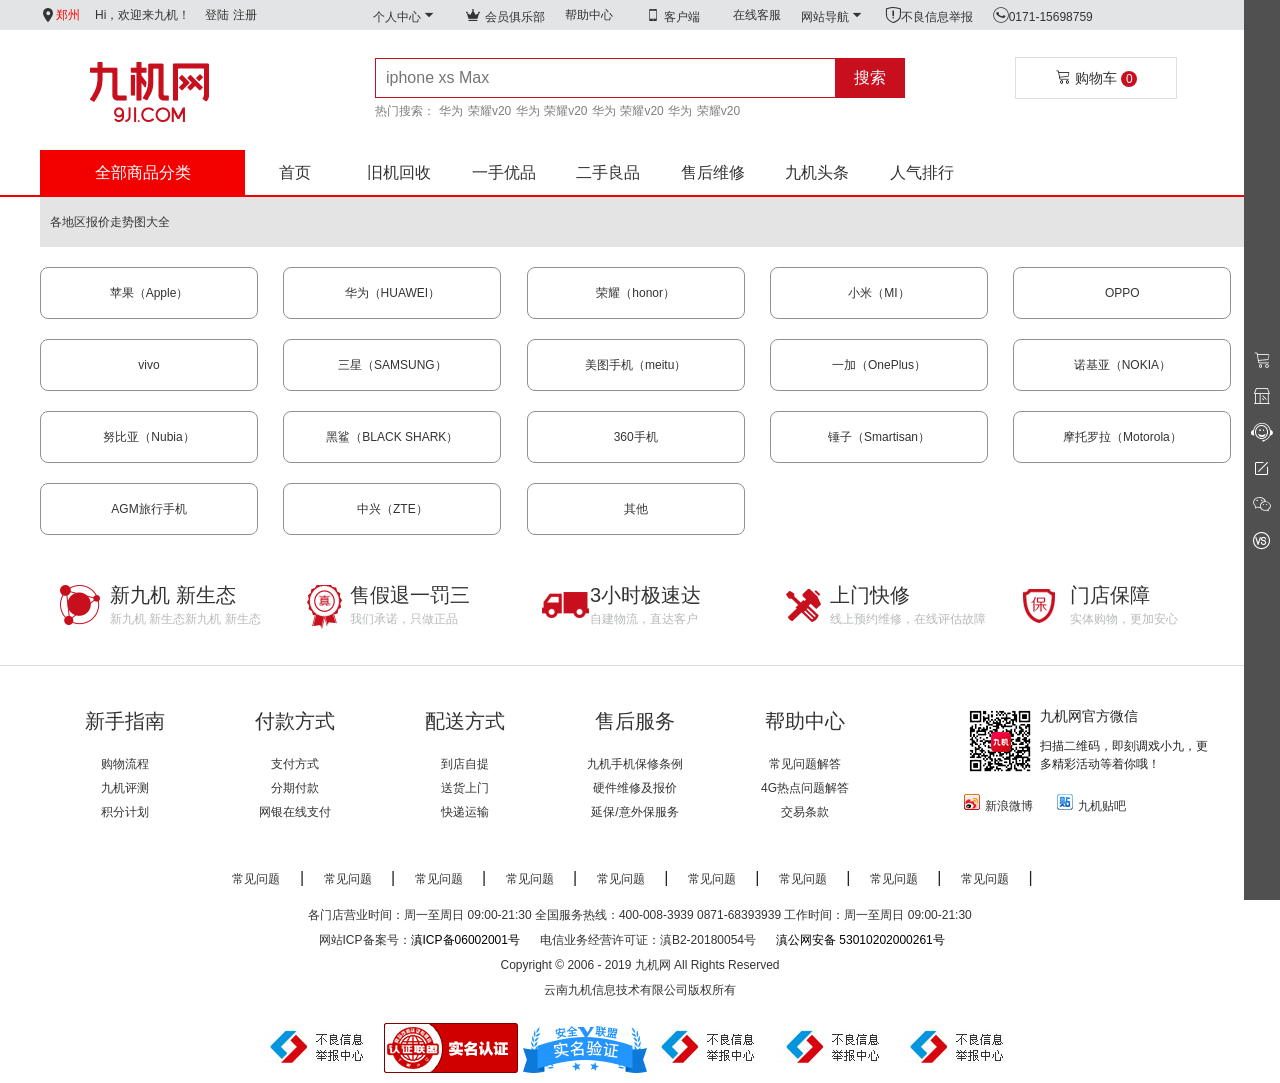
<file: quote.html>
<!DOCTYPE html>
<html lang="en">
<head>
    <meta charset="UTF-8">
    <meta name="viewport" content="width=device-width, initial-scale=1.0">
    <meta http-equiv="X-UA-Compatible" content="ie=edge">
    <title>Document</title>
    <link rel="stylesheet" href="css/global.css">
    <link rel="stylesheet" href="css/reset.css">
    <link rel="stylesheet" href="css/index1-header-bottom.css">
    <!-- <link rel="stylesheet" href="css/newIphone.css"> -->
    <link rel="stylesheet" href="css/iconfont.css">
    <link rel="stylesheet" href="css/superProdect.css">
    <link rel="stylesheet" href="css/smallCar.css">
    <link rel="stylesheet" href="css/jquery.area.css">
    <script src="js/jquery-1.8.3.min.js"></script>
    
    
</head>
<body>
     <!-- 头部开始 -->
   <div class="allheader">


    <div class="gheader">
        <div class="header-top">
            <div class="fl site">
                <!-- 地址 -->
                <div class="areaSelector">
                <i class="iconfont icon-dizhi fl"></i>  <h3 class="address fl">郑州</h3>
                    <div class="area">
                        <!-- 这里的地址信息是动态读取的 -->
                    </div>
                </div>

                <script>
                    $(function () {
                        $('.area').area();
                    })
                </script>
                <!-- 地址结束 -->
            </div>
            <div class="site-choose">

            </div>
            <div class="fl welcom">
                <span>Hi，欢迎来九机！</span>
            </div>
            <div class="fl glogin">
                <a href="">登陆</a> <a href="">注册</a>
            </div>
            <div class="fl header-menu popup">
                <a href="">个人中心<i class="iconfont icon-triangle-down"></i> </a>
            </div>
            <div class="perCenter perCenter1">
                <a href="">
                    <h4>我的订单</h4>
                </a>
                <a href="">
                    <h4>我的积分</h4>
                </a>
                <a href="">
                    <h4>我的试用</h4>
                </a>
                <a href="">
                    <h4>我的收藏</h4>
                </a>
                <a href="">
                    <h4>我的咨询</h4>
                </a>
                <a href="">
                    <h4>我的优惠券</h4>
                </a>
                <a href="">
                    <h4>报修/退换货</h4>
                </a>
            </div>
            <div class="fl header-menu">
                <a href="">
                    <i class="iconfont icon-huiyuan"></i> 会员俱乐部
                </a>
            </div>
            <div class="fl header-menu">
                <a href="">帮助中心</a>
            </div>
            <div class="fl header-menu popup client">
                <a href="">
                    <i class="iconfont icon-shouji"></i> 客户端
                </a>
            </div>
            <div class="client-down">
                <ul>
                    <li>
                        <a href=""><img src="images/index-header/appdown.png" alt=""></a>
                        <h1>扫描二维码</h1>
                    </li>
                    <li>
                        <p><a href="">android </a></p>
                        <p><a href="">iphone </a></p>
                        <p><a href="">触屏版 </a></p>
                    </li>
                </ul>
            </div>

            <div class="fl header-menu">
                <a href="">在线客服</a>
            </div>
            <div class="fl header-menu gnav">
                <a href="">网站导航<i class="iconfont icon-triangle-down"></i></a>
            </div>
            <div class="gnav-list">
                <div class="list">
                    <h1>九机特色</h1>
                    <ul class="fl">
                        <li>附近门店</li>
                        <li>免费贴膜</li>
                        <li>预约维修</li>
                        <li>九机小店</li>
                    </ul>
                    <ul class="fl">
                        <li>一手优品</li>
                        <li>旧机回收</li>
                        <li>预约快修</li>
                    </ul>
                </div>
                <!-- 第二列 -->
                <div class="list">
                    <h1>服务集市</h1>
                    <ul class="fl">
                        <li>在线支付</li>
                        <li>品牌专区</li>
                        <li>帮助中心</li>
                        <li>会员俱乐部</li>
                    </ul>
                    <ul class="fl">
                        <li>话费充值</li>
                        <li>试用中心</li>
                        <li>九机服务</li>
                    </ul>
                </div>
                <!-- 第三列 -->
                <div class="list">
                    <h1>招商合作</h1>
                    <ul class="fl">
                        <li>供应商申请</li>
                        <li>九机百科</li>

                    </ul>
                    <ul class="fl">
                        <li>IT服务</li>

                    </ul>
                </div>
                <!-- 第四列 -->
                <div class="list">
                    <h1>更多精选</h1>
                    <ul class="fl">
                        <li>九机头条</li>

                    </ul>
                    <ul class="fl">
                        <li>人才招聘</li>

                    </ul>
                </div>
                <!-- 第五列 -->
                <div class="list">
                    <h1>产品选择</h1>
                    <ul class="fl">
                        <li>手机</li>
                        <li>电脑周边</li>
                        <li>智能产品</li>

                    </ul>
                    <ul class="fl">
                        <li>手机配件</li>
                        <li>耳机音响</li>
                        <li>笔记本/电脑</li>

                    </ul>
                </div>
            </div>
            <div class="fl header-menu">
                <a href="">
                    <i class="iconfont icon-jubao"></i>不良信息举报
                </a>
            </div>
            <div class="fl header-menu number">
                <a href="">
                    <i class="iconfont icon-dianhua-copy"></i>0171-15698759
                </a>
            </div>
            <div class="gCall">
                <h1>输入手机号码并免费拨打：</h1>
                <input type="text" class="phone-num">
                <input type="submit" class="callbtn" value="拨打">
            </div>
        </div>
    </div>
    <!-- logo  搜索  购物车按钮 -->
    <div class="header-search">
        <div class="header-logo fl"></div>
        <div class="seach-cent fl">
            <input type="text" class="gseach" placeholder="iphone xs Max">
            <input type="submit" value="搜索" class="seach-btn">
            <ul class="SearchRes">
            </ul>
            <div class="hot-words">
                <span> 热门搜索：</span>
                <span> 华为</span>
                <span> 荣耀v20</span>
                <span> 华为</span>
                <span> 荣耀v20</span>
                <span> 华为</span>
                <span> 荣耀v20</span>
                <span> 华为</span>
                <span> 荣耀v20</span>
            </div>

        </div>
        <div class="shop-cart fl">
            <i class="iconfont icon-tubiaozhizuomoban"></i>
            <a href=""> 购物车</a>
            <span>0</span>
        </div>
    </div>
   
     <!-- 一级菜单 -->
     <div class="level-menu">
        <div class="allproduct fl">
            <span> 全部商品分类</span>
        </div>
        <div class="level-menu-superior fl">
            <a href="">
                <span>首页</span>
            </a>
            <a href="">
                <span>旧机回收</span>
            </a>
            <a href="">
                <span>一手优品</span>
            </a>
            <a href="">
                <span>二手良品</span>
            </a>
            <a href="">
                <span>售后维修</span>
            </a>
            <a href="">
                <span>九机头条</span>
            </a>
            <a href="">
                <span>人气排行</span>
            </a>
        </div>
    </div>
    <!-- 头部结束 -->
</div>
<div class="line">
    </div>
    <!-- 报价开始 -->
    <div class="quote">
        <h1>各地区报价走势图大全</h1>
        <span>苹果（Apple）</span>
        <span>华为（HUAWEI）</span>
        <span>荣耀（honor）</span>
        <span>小米（MI）</span>
        <span class="ma-rt">OPPO</span>
        <span>vivo</span>
        <span>三星（SAMSUNG）</span>
        <span>美图手机（meitu）</span>
        <span>一加（OnePlus）</span>
        <span class="ma-rt">诺基亚（NOKIA）</span>
        <span>努比亚（Nubia）</span>
        <span>黑鲨（BLACK SHARK）</span>
        <span>360手机</span>
        <span>锤子（Smartisan）</span>
        <span class="ma-rt">摩托罗拉（Motorola）</span>
        <span>AGM旅行手机</span>
        <span>中兴（ZTE）</span>
        <span>其他</span>
        <!--  -->
        
    </div>
    <!-- 报价结束 -->
   <!-- 尾部开始 -->
   <div class="allfooter">
    <!-- 页脚 -->
    <div class="gfooter">
        <div class="promise">
            <a href="">
                <dl>
                    <dt class="icon p0"></dt>
                    <dd>
                        <h2>新九机 新生态</h2>
                        <h5>新九机 新生态新九机 新生态</h5>
                    </dd>
                </dl>
            </a>
            <a href="">
                <dl>
                    <dt class="icon p1"></dt>
                    <dd>
                        <h2>售假退一罚三</h2>
                        <h5>我们承诺，只做正品</h5>
                    </dd>
                </dl>
            </a>
            <a href="">
                <dl>
                    <dt class="icon p2"></dt>
                    <dd>
                        <h2>3小时极速达</h2>
                        <h5>自建物流，直达客户</h5>
                    </dd>
                </dl>
            </a>
            <a href="">
                <dl>
                    <dt class="icon p3"></dt>
                    <dd>
                        <h2>上门快修</h2>
                        <h5>线上预约维修，在线评估故障</h5>
                    </dd>
                </dl>
            </a>
            <a href="">
                <dl>
                    <dt class="icon p4"></dt>
                    <dd>
                        <h2>门店保障</h2>
                        <h5>实体购物，更加安心</h5>
                    </dd>
                </dl>
            </a>
        </div>

        <div class="footer-help">
            <div class="wrapper">
                <dl>
                    <dt><a href="">新手指南</a></dt>
                    <dd><a href="">购物流程</a></dd>
                    <dd><a href="">九机评测</a></dd>
                    <dd><a href="">积分计划</a></dd>

                </dl>
                <dl>
                    <dt><a href="">付款方式</a></dt>
                    <dd><a href="">支付方式</a></dd>
                    <dd><a href="">分期付款</a></dd>
                    <dd><a href="">网银在线支付</a></dd>

                </dl>
                <dl>
                    <dt><a href="">配送方式</a></dt>
                    <dd><a href="">到店自提</a></dd>
                    <dd><a href="">送货上门</a></dd>
                    <dd><a href="">快递运输</a></dd>

                </dl>
                <dl>
                    <dt><a href="">售后服务</a></dt>
                    <dd><a href="">九机手机保修条例</a></dd>
                    <dd><a href="">硬件维修及报价</a></dd>
                    <dd><a href="">延保/意外保服务</a></dd>

                </dl>
                <dl>
                    <dt><a href="">帮助中心</a></dt>
                    <dd><a href="">常见问题解答</a></dd>
                    <dd><a href="">4G热点问题解答</a></dd>
                    <dd><a href="">交易条款</a></dd>
                </dl>
                <dl class="foot-WeChat">
                    <dt class="icon"></dt>
                    <dd class="wblink">
                        <h3>九机网官方微信</h3>
                        <h4>扫描二维码，即刻调戏小九，更多精彩活动等着你哦！</h4>
                    </dd>
                    <dd class="wbicon">
                        <a href="" class="xinlang"><i class="icon"></i>新浪微博</a>
                        <a href="" class="tieba"><i class="icon"></i>九机贴吧</a>
                    </dd>
                </dl>
            </div>

        </div>
        <div class="clear"></div>
        <!-- 最底部 -->
        <div class="gbottom">
            <div class="wrapper">
                <div class="foot_nav">
                    <a href="">常见问题</a>
                    <i>|</i>
                    <a href="">常见问题</a>
                    <i>|</i>
                    <a href="">常见问题</a>
                    <i>|</i>
                    <a href="">常见问题</a>
                    <i>|</i>
                    <a href="">常见问题</a>
                    <i>|</i>
                    <a href="">常见问题</a>
                    <i>|</i>
                    <a href="">常见问题</a>
                    <i>|</i>
                    <a href="">常见问题</a>
                    <i>|</i>
                    <a href="">常见问题</a>
                    <i>|</i>
                </div>
                <div class="information">
                    <p>各门店营业时间：周一至周日 09:00-21:30 全国服务热线：400-008-3939 0871-68393939 工作时间：周一至周日 09:00-21:30</p>
                    <p>网站ICP备案号：<a rel="nofollow" href="https://www.miibeian.gov.cn/" target="_blank">滇ICP备06002001号</a>
                        &nbsp;&nbsp;&nbsp;&nbsp; 电信业务经营许可证：滇B2-20180054号 &nbsp;&nbsp;&nbsp;&nbsp; <a rel="nofollow"
                            href="http://www.beian.gov.cn/portal/registerSystemInfo?recordcode=53010202000261"
                            target="_blank">滇公网安备
                            53010202000261号</a> &nbsp;&nbsp;&nbsp;&nbsp; </p>
                    <p>Copyright © 2006 - 2019 九机网 All Rights Reserved</p>
                    <p>云南九机信息技术有限公司版权所有</p>
                </div>
                <div class="bot-link">
                    <a href=""><img src="images/index-header/botpic1c.jpg" alt=""></a>
                    <a href=""><img src="images/index-header/bottom_large_img.png" alt=""></a>
                    <a href=""><img src="images/index-header/sm_124x47.png" alt=""></a>
                    <a href=""><img src="images/index-header/botpic1c.jpg" alt=""></a>
                    <a href=""><img src="images/index-header/botpic1c.jpg" alt=""></a>
                    <a href=""><img src="images/index-header/botpic1c.jpg" alt=""></a>
                </div>
            </div>
        </div>
    </div>
    <!-- 页脚结束 -->
    <!-- 右侧弹出导航开始 -->
    <div class="rnav">
        <ul class="righticon">
            <li class="gou"><i class="iconfont icon-tubiaozhizuomoban"></i></li>
            <li><i class="iconfont icon-mendian"></i></li>
            <li><i class="iconfont icon-kefu"></i></li>
            <li><i class="iconfont icon-tousujianyi"></i></li>
            <li><i class="iconfont icon-weixin"></i></li>
            <li><i class="iconfont icon-duibivs"></i></li>
        </ul>
        <ul class="rightpop">
            <li> <em></em> <a href="">购物车</a> </li>
            <li class="pop2"><em></em><a href="">附近门店</a></li>
            <li class="pop3"><em></em><a href="">咨询客服</a></li>
            <li class="pop4"><em></em><a href="">投诉建议</a></li>
            <li class="pop5"><img src="images/index-header/gunzhu-jiuji.png" alt=""></li>
            <li class="pop6"><em></em><a href="">产品对比</a></li>
        </ul>
    </div>
    <!-- 右侧导航弹出结束 -->
    <!-- 购物车 -->
    <div class="small-car">
        <div class="small-head clearfix">
            <div class="pict"><img src="images/index-header/car28.png" alt=""></div>
            <p class="wen">购物车</p>
        </div>
        <div class="option">
        </div>
        <div class="bottom">
            <div class="mess">
                <span class="zi">共 <span class="num-zong">0</span> 件商品，总计：</span>
                ￥<a href="" class="all-price">0</a>
            </div>
            <a href="" class="fina">结算</a>
        </div>
        <div class="none">
            <div class="car-tu">
                <img src="images/shopCar/car28.png" alt="">
            </div>
            <p class="final-wen">
                <span>购物车里还没有商品，快</span>
                <a href="">去逛逛</a>
                <span>吧</span>
            </p>
        </div>
    </div>
</div>
</body>
<script src="js/handlecookie.js"></script>
<script src="js/titleCookie.js"></script>
<script src="js/area.js"></script>
<script src="js/jquery.area.end.js"></script>
<script src="js/Inclusive.js"></script>
<script src="js/superProduct.js"></script>
<script src="js/smallCar.js"></script>
</html>
</file>
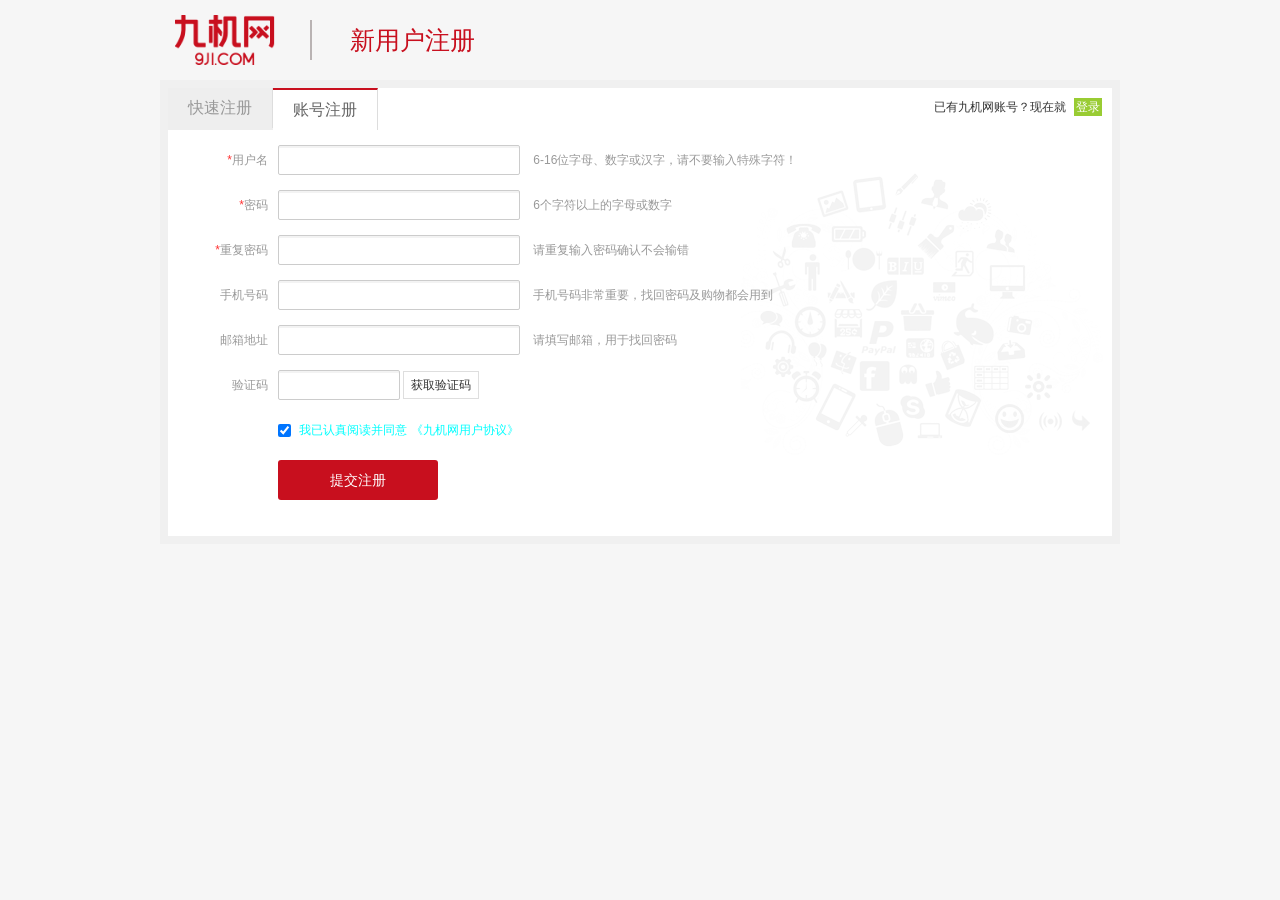
<file: reg.html>
<!DOCTYPE html>
<html>
<head>
    <meta http-equiv="Content-Type" content="text/html; charset=UTF-8">
    <meta name="renderer" content="webkit">
    <meta http-equiv="X-UA-Compatible" content="IE=Edge,chrome=1">
    <title>注册 </title>
    <link rel="stylesheet" href="css/reset.css">
    <link rel="stylesheet" href="css/reg.css">
</head>
<body>
    <div class="wrapper content">
        <div class="reg-head">
            <a href="#">
                <img src="images/reg/logo.png">
                <span>新用户注册</span>
            </a>
        </div>
        <div class="reg-box">
            <div class="reg-tab">
                <ul>
                    <li class="fast-reg">快速注册</li>
                    <li class="account-reg act">账号注册</li>
                </ul>
            </div>
            <div class="regtip">已有九机网账号？现在就
                <a href="login.html">登录</a>
            </div>
            <!-- 账号注册 -->
            <form class="reg">
                <dl>
                    <dt>
                        <i>*</i>用户名
                    </dt>
                    <dd>
                        <input type="text" class="user" name="user">
                        <span class="tip"></span>
                        <em>6-16位字母、数字或汉字，请不要输入特殊字符！</em>
                    </dd>
                </dl>
                <dl>
                    <dt>
                        <i>*</i>密码
                    </dt>
                    <dd>
                        <input type="text" class="pwd" name="pwd">
                        <span class="tip"></span>
                        <em>6个字符以上的字母或数字</em></dd>
                </dl>
                <dl>
                    <dt><i>*</i>重复密码</dt>
                    <dd>
                        <input type="text" class="rpwd" name="rpwd">
                        <span class="tip"></span>
                        <em>请重复输入密码确认不会输错</em></dd>
                </dl>
                <dl>
                    <dt>
                        <i></i>手机号码
                    </dt>
                    <dd>
                        <input type="text" name="tel">
                        <em>手机号码非常重要，找回密码及购物都会用到</em>
                    </dd>
                </dl>
                <dl>
                    <dt>邮箱地址</dt>
                    <dd>
                        <input type="text" name="email">
                        <em>请填写邮箱，用于找回密码</em>
                    </dd>
                </dl>
                <dl>
                    <dt><i></i>验证码</dt>
                    <dd>
                        <input type="text" class="phone-code">
                        <a class="phone-btn" href="javascript:;">获取验证码</a>  
                    </dd>
                </dl>
                <dl>
                    <dt></dt>
                    <dd>
                        <input name="" id="mmprovision" type="checkbox" checked="checked">
                        <label for="mmprovision">我已认真阅读并同意
                            <a href="javascript:;">《九机网用户协议》</a>
                        </label>
                    </dd>
                </dl>
                <dl>
                    <dt></dt>
                    <dd>
                        <button class="btn2">提交注册</button>
                    </dd>
                </dl>
            </form>
            <!-- 快速注册 -->
            <div class="reg">
                <dl>
                    <dt>
                        <i></i>手机号码
                    </dt>
                    <dd>
                        <input type="text" id="usermobile">
                        <em>手机号码非常重要，找回密码及购物都会用到</em></dd>
                </dl>
                <dl>
                    <dt><i></i>短信验证码</dt>
                    <dd>
                        <input type="text" id="phonecode" style="width: 120px;">
                        <a class="btn" id="getCode" href="javascript:countDown();">
                            <span id="dyMobileButton">获取短信验证码</span></a>
                    </dd>
                </dl>
                <dl>
                    <dt></dt>
                    <dd>
                        <input name="" id="mmprovision" type="checkbox" checked="checked" style="margin-right: 5px; vertical-align: middle;">
                        <label for="mmprovision" style="color: #999;">我已认真阅读并同意
                            <a href="#" target="_blank" style="color: #39f; margin: 0 5px;">《九机网用户协议》</a>
                        </label>
                    </dd>
                </dl>
                <dl>
                    <dt></dt>
                    <dd>
                        <button onclick="Register()" id="regbut">提交注册</button></dd>
                </dl>
            </div>
        </div>
        <!-- 滑动验证 -->
        <!-- <div class="slide">
            <div class="mask"></div>
            <div class="slide-box">
                <div class="img-box">
                    <img src="images/reg/2.png" alt="">
                </div>
                <div class="btn-box">
                    <div class="slideway">
                        <p>向右拖动滑块完成上方拼图</p>
                    </div>
                    <div class="slide-btn">
                        <div class="ku">
                            <div></div>
                            <div></div>
                            <div></div>
                        </div>
                    </div>
                </div>
            </div>
        </div> -->
    </div> 
</body>
<script src="js/jquery-1.8.3.min.js"></script>
<script src="js/handlecookie.js"></script>
<script src="js/reg.js"></script>
</html>
</file>
<file: css/index1-header-bottom.css>
.fl {
    float: left;
}

.fr {
    float: right;
}
address, cite, dfn, em, var, i {
    font-style: normal;
}
button, input, select, textarea {
    font-size: 100%;
}

fieldset, img {
    border: 0;
}
:focus {
    outline: none;
}

.allheader a:hover,.allfooter a:hover{
    text-decoration: none;
}

.allheader,.allfooter{
    font-size: 16px;
    line-height: 1.5;
    font-family: 'Microsoft Yahei', 'simsun', 'arial', 'tahoma';
    color: #222;
    /* background: #eee; */
}

/* body {
    height: 100%;
} */

.gheader {
    height: 30px;
    width: 100%;
    background: #e3e4e5;
}

.gheader .header-top {
    width: 1200px;
    margin: 0 auto;
    font-size: 12px;
    line-height: 30px;
    color: #333;
    position: relative;
}

.gheader .header-top .site-choose {
    width: 400px;
    height: 200px;
    background: #ffffff;
    display: none;
    position: absolute;
    left: 0px;
    top: 30px;
    z-index: 66;
}

.gheader .header-top .client-down {
    width: 200px;
    height: 150px;
    background: #ffffff;
    display: none;
    position: absolute;
    left: 512px;
    top: 30px;
    z-index: 66;
}
.gheader .header-top .gCall{
    width: 200px;
    height: 90px;
    background: #ffffff;
    border: 1px solid #e3e4e5;
    display: none;
    position: absolute;
    left: 918px;
    top: 30px;
    z-index: 66;
    padding: 10px 0 0 20px;
}
.gheader .header-top .gCall .phone-num{
   width: 120px;
   height: 25px;
   margin-top: 10px;
}
.gheader .header-top .gCall .callbtn{
    width: 50px;
    height: 29px;
    background: #c80f1e;
    text-align: center;
    line-height: 25px;
    border: 1px solid #c80f1e;
    color: #ffffff;
    margin-left: -5px;
    cursor: pointer;
 }
.gheader .header-top .gnav-list {
    width: 1200px;
    height: 200px;
    background: #ffffff;
    display: none;
    position: absolute;
    left: 0px;
    top: 30px;
    z-index: 66;
    /* padding-left: 20px; */
}

.gheader .header-top .client-down ul {
    width: 200px;
    height: 150px;
}

.gheader .header-top .client-down ul li {
    float: left;
    width: 100px;
    height: 150px;
    text-align: center;
}

.gheader .header-top .client-down ul li img {
    width: 100px;
    height: 100px;
    margin: 15px 10px 0 10px;
}

.gheader .header-top .client-down ul li h1 {
    font-size: 12px;
    margin: -10px 0 0 15px;
}

.gheader .header-top .client-down ul li p {
    width: 70px;
    height: 25px;
    border: 1px solid #afafaf;
    font-size: 12px;
    line-height: 25px;
    margin: 20px 0 10px 20px
}

.gheader .header-top .gnav-list .list {
    width: 200px;
    margin: 10px 20px 0px 20px;
    float: left;
}

.gheader .header-top .gnav-list .list:nth-child(1) h1 {
    color: #fa7e18;
}

.gheader .header-top .gnav-list .list:nth-child(2) h1 {
    color: #eb34f1;
}

.gheader .header-top .gnav-list .list:nth-child(3) h1 {
    color: #30b9f8;
}

.gheader .header-top .gnav-list .list:nth-child(4) h1 {
    color: #37f185;
}

.gheader .header-top .gnav-list .list:nth-child(5) h1 {
    color: #fc3153;
}

.gheader .header-top .gnav-list .list h1 {
    font-size: 20px;
}

.gheader .header-top .gnav-list .list ul li {
    font-size: 12px;
    margin-top: 5px;
    color: #8f8f8f;
}

.gheader .header-top .gnav-list .list ul {
    margin-right: 30px;
}

.gheader .header-top .popup {
    width: 80px;
    height: 30px;
    text-align: center;
}

.gheader .header-top .popup:hover {
    background: #ffffff;
}

.gheader .header-top .perCenter {
    display: none;
}

.gheader .header-top .perCenter1 {
    position: absolute;
    left: 345px;
    top: 30px;
    width: 100px;
    height: 200px;
    line-height: 27px;
    font-size: 12px;
    z-index: 50;
    background: #ffffff;
    padding: 2px 0 0 12px;
    border: 1px solid #e3e4e5;
    border-top: none;
}

.gheader .header-top .perCenter2 {
    position: absolute;
    left: 659px;
    top: 30px;
    width: 100px;
    height: 200px;
    /* display: none; */
    background: #ffffff;
    padding: 2px 0 0 12px;
    border: 1px solid #e3e4e5;
    border-top: none;
}

.gheader .header-top .perCenter a h4 {
    color: rgb(83, 83, 83)
}

.gheader .header-top .site p {
    background: url(../images/index-header/weizhi.png) no-repeat center;
    width: 14px;
    height: 30px;
}

.gheader .header-top a {
    color: #333;
}

.gheader .header-top a:hover {
    color: rgb(241, 23, 23);
}

.gheader .header-top .welcom {
    margin-left: 15px;
}

.glogin {
    margin-left: 15px;
    width: 160px;
    /* margin-right: 115px */
}

.header-menu {
    margin-right: 20px;
}

.header-menu a p {
    /* background: url(../images/index-header/weizhi.png) no-repeat center; */
    width: 14px;
    height: 30px;
    margin-left: 3px;
}

/* logo  搜索  购物车按钮  */

.header-search {
    margin: 0 auto;
    width: 1200px;
    height: 120px;
    position: relative;
    /* background: #BDBDBD; */
}

.header-search .SearchRes {
    background:#ffffff;
    width: 530px;
    position: absolute;
    height: 300px;
    overflow: scroll;
    display: none;
    overflow-x: hidden;
    z-index: 10;
}

.header-logo {
    background: url(../images/index-header/new-logo.png) no-repeat center;
    width: 120px;
    height: 60px;
    margin: 30px 50px 0px 50px;
}

.header-logo2 {
    background: url(../images/index-header/new-logo.png) no-repeat center;
    width: 120px;
    height: 60px;
    margin: 27px 50px 0px 0px;
}

.header-search .gseach {
    width: 460px;
    height: 38px;
    border: 1px solid #c80f1e;
    text-indent: 10px;
    color: #505050;
}

.header-search .seach-btn {
    width: 70px;
    height: 40px;
    background: #c80f1e;
    border: 1px solid #c80f1e;
    margin-left: -6px;
    color: #ffffff;
}

.header-search .seach-cent {
    width: 640px;
    padding-left: 115px;
    padding-top: 26px;
}

.header-search .shop-cart {
    border: 1px solid #dfdfdf;
    width: 160px;
    height: 40px;
    margin-top: 25px;
    text-align: center;
}
.header-search .shop-cart i{
    color: #000;
}

.header-search .shop-cart span {
    padding: 0 3px;
    width: 10px;
    height: 16px;
    line-height: 16px;
    display: inline-block;
    border-radius: 50%;
    background: #c80f1e;
    color: #ffffff;
    font-size: 12px;
}

.header-search .shop-cart a {
    line-height: 40px;
    font-size: 14px;
    color: #333;
}

.header-search .hot-words span {
    font-size: 12px;
    color: rgb(126, 126, 126);
}

/* 一级菜单 */

.level-menu {
    /* text-align: center; */
    width: 1200px;
    height: 30px;
    margin: 0 auto;
    /* background: #c80f1e; */
    position: relative;
}

.level-menu .level-menu-s {
    width: 750px;
    margin: 0 auto;
}

.level-menu .level-menu-s a span {
    width: 100px;
    height: 30px;
    line-height: 26px;
    display: inline-block;
    text-align: center;
    color: #333333;
}

.level-menu .level-menu-s a span:hover {
    color: #ffffff;
    background: #c80f1e;
}

.level-menu .levser{
    display: none;
    width: 100px;
    position: absolute;
    left: 643px;
    top: 30px;
    background: #ffffff;
    z-index: 99;
    /* box-shadow: 0px 1px 1px #222; */
    border: 1px solid #dfdfdf;
}

.level-menu .levser li{
    width: 100%;
    height: 30px;
    text-align: center;
    line-height: 30px; 
}
.level-menu .levser li:hover{
    background: #c80f1e;
    color:#ffffff;
}
.level-menu .levsertwo{
    display: none;
    width: 100px;
    position: absolute;
    left: 749px;
    top: 30px;
    background: #ffffff;
    z-index: 99;
    /* box-shadow: 0px 1px 1px #222; */
    border: 1px solid #dfdfdf;
}
.level-menu .levsertwo li{
    width: 100%;
    height: 30px;
    text-align: center;
    line-height: 30px; 
}
.level-menu .levsertwo li:hover{
    background: #c80f1e;
    color:#ffffff;
}

/* 页脚 */

.icon {
    background: url(../images/index-header/icon.png) no-repeat;
}

.gfooter {
    width: 100%;
}

.gfooter .promise {
    width: 1200px;
    height: 110px;
    margin: 0 auto;
}

.gfooter .promise a {
    width: 220px;
    float: left;
    margin-top: 30px;
    margin-left: 20px;
}

.promise a dl {
    width: 220px;
    display: block;
    background: #e7c8cb;
}

.promise a dl dt {
    float: left;
}

.promise a dl dd h2 {
    font-size: 20px;
    margin-top: -5px;
    color: #333333
}

.promise a dl dd h5 {
    font-size: 12px;
    color: #B7B9BA;
}

.promise a dl .icon {
    background: url(../images/index-header/icon.png) no-repeat;
    width: 50px;
    height: 50px;
}

.promise a dl .p0 {
    background-position: -5px -236px;
}

.promise a dl .p1 {
    background-position: -50px -236px;
}

.promise a dl .p2 {
    background-position: -100px -236px;
}

.promise a dl .p3 {
    background-position: -150px -236px;
}

.promise a dl .p4 {
    background-position: -5px -286px;
}

.promise a dd {
    float: left;
}

.footer-help {
    /* width: 100%; */
    border-top: 1px solid rgb(224, 217, 217);
    padding: 40px;
}
.footer-help dl {
    width: 170px;
    text-align: center;
    float: left;
}

.footer-help dl dt {
    margin-bottom: 15px;
}

.footer-help dl dt a {
    font-size: 20px;
    color: #333;
}

.footer-help dl dd a {
    font-size: 12px;
    color: #333;
    text-align: center;
    margin: 0 auto;
}

.footer-help .foot-WeChat {
    width: 250px;
    margin-left: 75px;
}

.footer-help .foot-WeChat dt {
    width: 70px;
    height: 70px;
    float: left;
    background-position: -130px -282px;
    padding: 0;
}

.footer-help .foot-WeChat .wblink {
    margin: 0 0 0 75px;
    padding: 0;
}

.footer-help .foot-WeChat dd h3 {
    font-size: 14px;
    font-weight: normal;
    text-align: left;
}

.footer-help .foot-WeChat dd h4 {
    font-size: 12px;
    font-weight: normal;
    text-align: left;
    margin-top: 10px;
}

.footer-help .foot-WeChat .wbicon .xinlang i {
    width: 16px;
    height: 16px;
    margin-right: 5px;
    display: inline-block;
    background-position: -130px -36px;
}

.footer-help .foot-WeChat .wbicon {
    margin-top: 20px;
}

.footer-help .foot-WeChat .wbicon .tieba i {
    width: 16px;
    height: 16px;
    margin-right: 5px;
    display: inline-block;
    background-position: -146px -36px;
}

.footer-help .foot-WeChat .wbicon .xinlang {
    margin-left: -90px;
}

.footer-help .foot-WeChat .wbicon .tieba {
    margin-left: 20px;
}

.gbottom .wrapper {
    width: 1200px;
    margin: 0 auto;
}

.gbottom .wrapper .foot_nav {
    height: 50px;
    line-height: 50px;
    text-align: center;
    overflow: hidden;
    margin-top: 30px;
}

.gbottom .wrapper .foot_nav a {
    color: #333;
    font-size: 12px;
}

.gbottom .wrapper .foot_nav i {
    margin: 0 15px;
}

.gbottom .wrapper .information {
    /* line-height: 50px; */
    text-align: center;
    color: #333;
    font-size: 12px;
}

.gbottom .wrapper .information p {
    line-height: 25px;
}

.gbottom .wrapper .information p a {
    color: #000;
}

.gbottom .wrapper .bot-link {
    text-align: center;
    height: 60px;
    margin-top: 20px;
}

/* 右侧导航弹出开始
 */


.rnav {
    position: fixed;
    right: 0;
    top: 0;
    width: 36px;
    height: 100%;
    background: #505050;
}

.rnav .righticon {
    /* background: #985468; */
    width: 36px;
    height: 216px;
    position: absolute;
    top: 50%;
    left: 0;
    margin-top: -108px;
}

.rnav .righticon li {
    text-align: center;
    width: 36px;
    height: 36px;
    line-height: 36px;
}

.rnav .righticon li i {
    font-size: 18px;
    color: #ffffff;
}

.rnav .rightpop {
    /* background: #985468; */
    width: 90px;
    height: 216px;
    position: absolute;
    top: 50%;
    left: -90px;
    margin-top: -108px;
}

.rnav .rightpop li {
    display: none;
    height: 36px;
    background: #ff4e00;
    text-align: center;
    line-height: 36px;
    font-size: 14px;
    color: #ffffff;
}

.rnav .rightpop li a {
    color: #ffffff;
}

.rnav .rightpop li em {
    border-top: 5px solid transparent;
    border-left: 5px solid #ff4e00;
    border-bottom: 5px solid transparent;
    position: absolute;
    right: -5px;
    top: 13px;
}

.rnav .rightpop li.pop2 em {
    border-top: 5px solid transparent;
    border-left: 5px solid #ff4e00;
    border-bottom: 5px solid transparent;
    position: absolute;
    right: -5px;
    top: 48px;
}

.rnav .rightpop li.pop3 em {
    border-top: 5px solid transparent;
    border-left: 5px solid #ff4e00;
    border-bottom: 5px solid transparent;
    position: absolute;
    right: -5px;
    top: 86px;
}

.rnav .rightpop li.pop4 em {
    border-top: 5px solid transparent;
    border-left: 5px solid #ff4e00;
    border-bottom: 5px solid transparent;
    position: absolute;
    right: -5px;
    top: 122px;
}

.rnav .rightpop li.pop6 em {
    border-top: 5px solid transparent;
    border-left: 5px solid #ff4e00;
    border-bottom: 5px solid transparent;
    position: absolute;
    right: -5px;
    top: 193px;
}

.rnav .rightpop li.pop2 {
    margin-top: 36px;
}

.rnav .rightpop li.pop3 {
    margin-top: 72px;
}

.rnav .rightpop li.pop4 {
    margin-top: 108px;
}

.rnav .rightpop li.pop5 {
    margin-top: 144px;
    height: 90px;
}

.rnav .rightpop li.pop5 img {
    width: 100%;
    height: 100%;
}

.rnav .rightpop li.pop6 {
    margin-top: 180px;
}

/* 右侧导航弹出结束 */
</file>
<file: css/iconfont.css>
@font-face {font-family: "iconfont";
  src: url('fonts/iconfont.eot?t=1548147229528'); /* IE9 */
  src: url('fonts/iconfont.eot?t=1548147229528#iefix') format('embedded-opentype'), /* IE6-IE8 */
  url('[data-uri]') format('woff2'),
  url('fonts/iconfont.woff?t=1548147229528') format('woff'),
  url('fonts/iconfont.ttf?t=1548147229528') format('truetype'), /* chrome, firefox, opera, Safari, Android, iOS 4.2+ */
  url('fonts/iconfont.svg?t=1548147229528#iconfont') format('svg'); /* iOS 4.1- */
}

.iconfont {
  font-family: "iconfont" !important;
  font-size: 16px;
  font-style: normal;
  -webkit-font-smoothing: antialiased;
  -moz-osx-font-smoothing: grayscale;
}

.icon-duibivs:before {
  content: "\e7d7";
}

.icon-weixin:before {
  content: "\e628";
}

.icon-huiyuan:before {
  content: "\e654";
}

.icon-kefu:before {
  content: "\e61e";
}

.icon-dizhi:before {
  content: "\e60e";
}

.icon-xiegang:before {
  content: "\e68e";
}

.icon-jubao:before {
  content: "\e600";
}

.icon-dianhua-copy:before {
  content: "\e729";
}

.icon-shouji:before {
  content: "\e63d";
}

.icon-chengduyinhang:before {
  content: "\e651";
}

.icon-chouzhoushangyeyinhang:before {
  content: "\e652";
}

.icon-tubiaozhizuomoban:before {
  content: "\e607";
}

.icon-mendian:before {
  content: "\e61a";
}

.icon-triangle-down:before {
  content: "\e601";
}

.icon-tousujianyi:before {
  content: "\e60f";
}
</file>
<file: css/smallCar.css>
.clearfix:after{
    content:".";
    display: block;
    height: 0;
    clear:both;
    visibility: hidden;
}

.small-car{
    width: 320px;
    height: 100%;
    position: fixed;
    top: 0;
    right: 0;
    background: #f5f5f5;
    display:none;
}
.small-car .pict,.small-car .small-head .wen{
    float: left;
    margin-right: 5px;
}
.small-car .small-head{
    height: 40px;
    width: 280px;
    background: #f5f5f5;
    padding: 0 10px ;
    font-size: 16px;
    line-height: 40px;
}
.small-car .small-head img{
    width: 25px;
    height: 25px;
    vertical-align: middle;
}
.small-car .lista{
    margin-bottom: 15px;
    background-color: #fff;
    height: 70px; 
   padding: 10px; 
}
.small-car .lista li{
    float: left;
}
.small-car .lista .box{
    display: block;
    width: 60px;
    height: 60px;;
}
.small-car .lista a img{
    width: 60px;
    height: 60px;
    border: solid 1px #eee;
}
.small-car .lista .all-car{
    width: 240px;
}
.small-car .lista .all-car .intro{
    display:block;
    height: 36px;
    color: #333;
    text-decoration: none;
    font-size: 12px;
}
.small-car .danjia{
    color: #c80f1e;
    font-weight: 700;
    font-size: 14px;
    line-height: 24px;
}
.small-car .reoption .singleNum{
    float:left;
    width: 20px;
    height: 18px;
    background-color: #ebebe4;
    border: solid 1px #dfdfdf;
    text-align: center;
    background-color: rgb(235, 235, 228);
}
.small-car .reoption a{
    margin:0 5px;
    float: left;
    width: 18px;
    height: 18px;
    text-align: center;
    line-height: 18px;
    border: solid 1px #dfdfdf;
    background: #f5f5f5;
    vertical-align: middle;
    text-decoration: none;
    cursor: pointer;
    background: #f5f5f5;
}
.small-car .reoption{
    width: 82px;
    display: inline-block;
    /* margin-top: 3px; */
}
.small-car .del{
    color: #c80f1e;
    font-size: 13px;
}
.small-car .bottom{
    position: fixed;
    bottom: 0;
    right: 0;
    width: 302px;
    height: 75px;
    padding: 5px;
    border-top: solid 1px #dfdfdf;
}
.small-car .mess{
    text-align: center;
    font-size: 12px;
}
.small-car .mess a{
    color: #c80f1e;
    font-weight: bold;
}
.small-car .fina{
    width: 280px;
    margin: 10px;
    height: 35px;
    display: block;
    text-align: center;
    line-height: 35px;
    background: #c80f1e;
    color: #fff;
    border-color: #c80f1e;
}
.small-car .none{
    display: none;
    height: 142px;
    margin: 30px 0;
}
.small-car .car-tu{
    text-align: center;
}
.small-car .final-wen{
    font-size: 13px;
    text-align: center;
}
.small-car .final-wen a{
    color: #c80f1e;
}
</file>
<file: css/index.css>
﻿html,body{
    background: #f7f7f7; 
}
a:hover{
    cursor: pointer;
}
img:hover{
    cursor: pointer;
}
/* <!-- banner----nav --> */
.banner{
    background: rgb(79, 27, 172);
    height: 480px;
}
.banner .wrapper{
    height: 480px;
}
/* 导航开始 */
.banner .ban-nav{
    float: left;
    width:220px;
    background:#322b61;
    position: relative;
    height: 480px;
    cursor: pointer;
}
.banner .nav-list{
    padding: 9px 6px 9px 6px;
}
.banner .nav-list:hover{
    background:#333;
}
.banner .nav-list:hover .ban-subnav{
    display: block;
}
/* 子导航开始 */
.banner .nav-list .ban-subnav{
    width: 760px;
    height: 480px;
    background: white;
    position: absolute;
    left:220px;
    top:0;
    display: none;
    z-index: 2;
}
.banner .ban-subnav-menu{
    float: left;
    width: 523px;
}
.banner .ban-subnav-img{
    float:right;
}
.banner .ban-subnav-menu h5{
    color:rgb(177, 13, 13);
    float: left;
    margin-right:20px;
}
.banner .ban-subnav-menu li{
    margin:15px 15px 0 15px;
    padding-bottom: 15px;
    border-bottom: 1px solid #dedede;
    line-height:24px;
}
.banner .ban-subnav-menu li a{
    color:black;
    margin-right:8px;
}
.banner .ban-subnav-menu li a:hover{
    color:red;
    text-decoration: none;
}
.banner .ban-subnav-menu li a:last-child::after{
    content:'';
}
.banner .ban-subnav-menu li a::after{
    content:'|';
    margin-left:8px;
    font-size: 12px;
    color:#dedede;
}
/* 子导航结束 */
.banner .nav-list a{
    color:white;
    margin-right: 5px;
}
.banner .ban-item-tit a{
    font-size: 14px;
}
.banner .ban-item-tit:after{
    content: '>';
    width: 10px;
    height: 10px;
    font-family: SimSun;
    font-size: 12px;
    color:white;
    left:206px;
    position: absolute;
}
/* 精灵图 */
.banner .nav-list i{
    display: inline-block;
    width: 16px;
    height: 16px;
    margin-right: 8px;
    vertical-align: text-top;
    background: url(../images/index/icon.png) no-repeat;
    background-position: -32px -36px;
}
.banner .nav-list .m2{
    background-position: -154px -18px;
}
.banner .nav-list .m3{
    background-position: -98px -36px;
}
.banner .nav-list i.m4{
    background-position: -65px -36px;
}
.banner .nav-list i.m5{
    background-position: -48px -36px;
}
.banner .nav-list i.m6{
    background-position: -114px -21px;
}

.banner .ban-item{
    width:155px;
    margin-top:5px;
    margin-left:30px;
    opacity: 0.7;
}
/* 导航结束 */

/* 轮播图 */
.banner .ban-slideshow{
    width: 760px;
    float: left;
    position: relative;
    cursor: pointer;
}
.banner .ban-slideshow:hover .btn-next{
    display: block;
}
.banner .ban-slideshow:hover .btn-prev{
    display: block;
}
.banner .ban-slideshow .slide-pic{
    width: 760px;
    height: 484px;
    position: relative;
}
.banner .ban-slideshow .slide-pic li{
    position: absolute;
    top: 0;
    left: 0;
}
.banner .ban-slideshow .dot{
    position: absolute;
    left:50%;
    margin-left:-54px;
    bottom:25px;
}
.banner .ban-slideshow .dot li{
    float: left;
    border-radius: 50%;
    width: 13px;
    height: 13px;
    margin-right:5px;
    background: rgba(0,0,0,.2);
}
.banner .ban-slideshow .dot li:nth-child(1){
    background: #fff;
}
.banner .ban-slideshow .btn-next{
    right:0;
    position: absolute;
    margin: 10px;
    top: 50%;
    margin-top: -35px;
    display: none;
    width: 40px;
    height: 70px;
    border-radius: 3px;
    background: rgba(0,0,0,.2) url(../images/index/arrow_right.png) no-repeat center;
}
.banner .ban-slideshow .btn-prev{
    position: absolute;
    left:0;
    background: rgba(0,0,0,.2) url(../images/index/arrow_left.png) no-repeat center;
    background-size: 40px;
    margin: 10px;
    top: 50%;
    margin-top: -35px;
    display: none;
    width: 40px;
    height: 70px;
    border-radius: 3px;
}
/* 右侧服务 */
.banner .ban-serve{
    float:right;
    width: 220px;
    background:white;
    font-size:14x;
    height: 480px;
    color:#000;
}
/* <!-- 登录 --> */
.banner .ban-serve .serve-login{
    display: flex;
}
.banner .ban-serve .serve-login li{
    margin:10px;
}
.banner .ban-serve .serve-login h6{
    color:red;
    margin-bottom:3px;
}
.banner .ban-serve .serve-login img{
    border-radius: 50%;
}
/* <!-- 活动链接 --> */
.banner .ban-serve .serve-gift{
    border-bottom: 1px solid #dedede;
    padding-bottom: 10px;
}
.banner .ban-serve .serve-gift .mar-10{
    margin-left: 10px;
}
.banner .ban-serve .serve-gift a{
    color:red;
}
.banner .ban-serve .serve-headline{
    border-bottom: 1px solid #dedede;
    cursor: pointer;
}
.banner .ban-serve .serve-headline h5{
    float: left;
    font-size:14px;
    padding-left: 8px;
}
.banner .ban-serve .serve-headline a{
    float:right;
    padding: 8px;
}
/* <!-- 公告 --> */
.banner .serve-notice{
    padding: 10px;
    border-bottom: 1px solid #dedede;  
}
.banner .serve-notice p{
    line-height: 22px;
    color:#797373;
}
.banner .serve-notice p:nth-child(1){
    color:#000;
}
/* 特色服务 */
.banner .serve-menu h5{
    font-size:14px;
    padding: 9px;
    border-bottom: 1px solid #dedede;
}
.banner .serve-menu a{
    float: left;
    border:1px solid transparent;
    border-left:1px solid #dedede;
    border-bottom:1px solid #dedede;
    width: 70px;
    text-align: center;
    padding-bottom: 4px;
}
.banner .serve-menu a:hover{
    text-decoration: none;
    background:#f6f6f6;
}
.banner .serve-menu a.l-bor{
    border-left:1px solid transparent;
}
.banner .serve-menu a.b-bor{
    border-bottom:1px solid transparent;
}
.banner .serve-menu i{
    display: inline-block;
    margin:4px 16px;
    width: 36px;
    height:36px;
    background: url(../images/index/service-icon.png) no-repeat;
} 
.banner .serve-menu .m1{
    background-position:0px 0px;
    background-size: 597px;
}
.banner .serve-menu .m2{
    background-position:-51px 0;
    background-size: 597px;
}
.banner .serve-menu .m3{
    background-position:-510px 0;
    background-size: 597px;
}
.banner .serve-menu .m4{
    background-position:-153px 0;
    background-size: 597px;
}
.banner .serve-menu .m5{
    background-position:-561px 0;
    background-size: 597px;
}
.banner .serve-menu .m6{
    background-position:-255px 0;
    background-size: 597px;
}.banner .serve-menu .m7{
    background-position:-306px 0;
    background-size: 597px;
}
.banner .serve-menu .m8{
    background-position:-357px 0;
    background-size: 597px;
}
.banner .serve-menu .m9{
    background-position:-408px 0;
    background-size: 597px;
}

/* <!-- 精品推荐 --> */
.boutique{
    margin-top: 21px;
    height: 458px;
    display: flex;
    cursor: pointer;
}
.boutique a:hover{
    text-decoration: none;
}
.boutique .column-menu{
    width: 394px;
    height: 458px;
    margin-left:9px;
    background: #fff;
}
.boutique .m1{
    margin-left:0;
}
.boutique .column-title{
    height: 54px;
}
.boutique .column-title img{
    height: 55px;
    width: 394px;
}

/* 手机精品汇----电脑办公专家----数码新视界 */
/*--------- 公用代码 */

/* 动画 */
.boutique .column-list1 img,
.boutique .column-list2 img{
    transition:all .5s;
}
.boutique .column-list1 img:hover,
.boutique .column-list2 img:hover{
    right:10px;
}
/* column-list1 */
.boutique .column-list1{
    margin:14px 0 10px 10px;
    float: left;
    width: 184px;
    border-right:1px dashed #dedede;
}
.boutique .column-list1 li{
    height:254px;
    position: relative;
}
.boutique .column-list1 .title{
    position: absolute;
    top:0;
    left:0;
    width: 170px;
}
.boutique .column-list1 h4{
    font-size:16px;
    color:#e2933e;
    margin-top:12px;
    margin-bottom:5px; 
}
.boutique .column-list1 .last{
    height: 129px;
    margin-top: 1px;
    border-top:1px dashed #dedede;
}
.boutique .column-list1 .last h4{
    margin-top: 5px;
}
.boutique .column-list1 img{
    position: absolute;
    width: 80px;
    height: 80px;
    bottom:0;
    right: 0;
}
.boutique .column-list1 .img-1{
    width: 160px;
    height: 160px;
}
.boutique .column-list1 .first{
   height: 242px;
}

/* column-list2 */
.boutique .column-list2{
    width: 189px;
    float: left;
    padding-top:12px;
    margin:14px 10px 10px 0;
}
.boutique .column-list2 li{
    position: relative;
    border-bottom:1px dashed #dedede;
    height: 121px;   
}
.boutique .column-list2 .last{
    border:none;    
}
.boutique .column-list2 div{
    position: absolute;
    left:10px;
    top:5px;
    z-index: 1;
}
.boutique .column-list2 h4{
    font-size:16px;
    color:#e2933e;
}
.boutique .column-list2 img{
    position: absolute;
    bottom: 0px;
    right:0;
    width: 80px;
    height: 80px;
}
/* 楼层 开始*/
.f-bg{
    background:#f7f7f7; 
}
.main{
    height:5054px;
}
.phone{
    margin-top: 20px;
}

/* 手机----电脑---数码 */
/*--- 公用代码end */

/* 售后板块 */
.after-serve .serve{
    position: relative;
    float: left;
    width: 595px;
    height: 160px;
}
.after-serve .s1{
    margin-right: 10px;
}
.after-serve .serve-tip {
    position: absolute;
    right: 0;
    top: 0;
    width: 375px;
    height: 160px;
}
.after-serve  .serve-tip img{
    transition:all .5s;
}
.after-serve  .serve-tip img:hover{
    margin-left:-12px;
}
.after-serve a{
    display: block;
}
.after-serve a img {
    vertical-align: top;
}
/* 售后板块end */

.discounts-title{
    margin:20px auto;
}
/* <!-- 超优惠 --> */
.discounts{
    display: flex;
}
/* 免费试用 ******//* 限时抢购 */
.discounts .trial{
    margin-right: 10px;
    width: 595px;
    height: 339px;
    overflow: hidden;
    background: #fff;
}
.discounts .t2{
    margin-right:0;
}
.discounts .trial-title img{
    height: 54px;
}
.discounts .t2 ol{
    display: flex;
}
.discounts .trial-list{
    margin: 15px 5px;
}
.discounts .trial-list img{
    transition: all .5s;
}
.discounts .trial-list img:hover{
    right:10px;
}
.discounts .trial-list .trial-ul{
    width: 1200px;
    display: flex;
}
.discounts .trial-list{
    margin: 15px 5px;
}
.discounts .trial-list li{
    border-right:1px dashed #dedede;
    position: relative;
    height: 230px;
    padding:13px 16px 13px 10px;
}
.discounts .trial-list a:hover{
    text-decoration: none;
}
.discounts .trial-list h3,
.discounts .trial-list p{
    width: 170px;
    overflow: hidden;
    text-overflow:ellipsis;
    white-space: nowrap; 
}
.discounts .trial-list h3{
    color:#c43352;
    font-size: 16px;
    padding-bottom: 8px;
}
.discounts .trial-list img{
    position: absolute;
    bottom: 0;
    right:0;
    width:160px;
    height:160px;
}
/* 免费试用 ******//* 限时抢购end */
/* <!-- 超优惠end --> */

.phone-title{
    padding-top:20px;
    background: #f7f7f7;
}
/* 机友派 */
.phone{
    background: #fff;
    color:#744e8b;
}
.phone:last-child{
    background: #f7f7f7;
}
.phone a:hover{
    text-decoration: none;
}
.phone .floor-main{
    display: flex;
    padding:14px 14px 14px 0;
}
.phone  h3{
    font-size: 16px;
    color:#744e8b;
}
/* <!--phone floor-1 --> */
/* <!-- 热销榜 1--> */
.phone .floor-main .leftAD{
    height: 440px;
    width: 200px;
    position: relative;
}
.phone .leftAD .diy-tip{
    position: absolute;
    top:10px;
    left:20px;
}
.phone .leftAD .diy-tip h3{
    margin-bottom:5px;
}
.phone .leftAD .imgbox{
    width: 190px;
    height: 290px;
    margin-left: 10px;
    overflow: hidden;
}
.phone .leftAD img{
    width: 190px;
    height: 290px;
    transition: all .5s;
}
.phone .leftAD img:hover{
    transform: scale(1.1);  
}
.phone .leftAD .textAD{
    position: absolute;
    left:0;
    top:256px;
    height: 35px;
    background: #744e8b;
    opacity: 0.7;
    width: 200px;
    line-height: 35px;
    color:#fff;
}
.phone .leftAD .textAD:before{
    content: '';
    border-top: 7px solid #000;
    border-left: 10px solid transparent;
    left: 0px;
    bottom:-6px;
    position: absolute;
}
.phone .leftAD .textAD span{
    padding-left:20px;
}
.phone .leftAD .textAD big{
    margin-left:58px;
}
.phone .leftAD .bottomAD{
    width:190px;
    margin-left: 10px;
    background:#744e8b;
    color:#fff;
    height: 146px;
}
.phone .leftAD .bottomAD dt{
    text-align: center;
    font-size: 26px;
    padding-top:30px;
}
.phone .leftAD .bottomAD dd{
    text-align: center;
    margin-top: 3px;
}
.phone .leftAD .bottomAD a{
    color:#fff;
}
.phone .leftAD .bottomAD .ml-20{
    margin-left: 20px;
}
.phone .leftAD .bottomAD .ml-19{
    margin-right: 26px;
    margin-left:5px;
}
/* 热销榜end */

/* phone列表----2 */
.phone .shop-list{
    margin-left: 5px;
    width: 780px;
}
.phone .shop-list li{
    float: left;
    width: 194px;
    height: 220px;
    border-bottom: 1px dashed #dedede;
    border-right: 1px dashed #dedede;
    position: relative;
}
.phone .shop-list li.bot{
    border-bottom:none;
}
.phone .shop-list img{
    width:120px;
    height:120px;
    position: absolute;
    right: 0;
    bottom: 0;
    transition: all .5s;
}
.phone .shop-list img:hover{
    right:10px;
}
.phone .shop-list .diy-tip{
    color:#744e8b;
    padding:5px 0 0 5px;
}
.phone .shop-list .diy-tip p{
    margin-top: 5px;
    color:#555555;
}
/* phone列表---- end*/

/* <!-- 右list --> */
.phone .rightAD {
    width: 185px;
    margin-left: 10px;
    padding-top: 5px;
}
.phone .rightAD a{
    display: block;
    width: 185px;
    position: relative;
    height:110px;
}
.phone .rightAD a h3{
    margin-bottom: 3px;
}
.phone .rightAD img{
    position: absolute;
    bottom: 0;
    right: 0;
    width:80px;
    height:80px;
    transition: all .5s;
}
.phone .rightAD img:hover{
    right: 10px;
}
/* <!-- 右list 结束--> */

/* 品质推荐 */
.phone .recommend{
    height: 46px;
    background:#d5cadc; 
    line-height: 46px;
}
.phone .recommend h3{
    display: inline;
    margin-left:17px;
    margin-right: 35px;
}
.phone .recommend a{
    color:#744e8b;
    font-size: 14px;
    margin-right:27px;
}
/* <!--phone floor-1 结束--> */

/* phone floor-2 */
.floor-2 h3,.floor-2 .recommend a{
    color:#57769f;
}
.floor-2 .leftAD .textAD,
.floor-2 .leftAD .bottomAD{
    background:#57769f; 
}
/* phone floor-3 */
.floor-3 h3,.floor-3 .recommend a{
    color:#4585a8
}
.floor-3 .leftAD .textAD,
.floor-3 .leftAD .bottomAD{
    background:#4585a8 
}
/* phone floor-4 */
.floor-4 h3,.floor-4 .recommend a{
    color:#36a7a5
}
.floor-4 .leftAD .textAD,
.floor-4 .leftAD .bottomAD{
    background:#36a7a5 
}
/* phone floor-5 */
.floor-5 h3,.floor-5 .recommend a{
    color:#538c7b
}
.floor-5 .leftAD .textAD,
.floor-5 .leftAD .bottomAD{
    background:#538c7b 
}
/* phone floor-6 */
.floor-6 h3,.floor-6 .recommend a{
    color:#3e849d
}
.floor-6 .leftAD .textAD,
.floor-6 .leftAD .bottomAD{
    background:#3e849d 
}
/* 机友派end */

/* 更多好货 */
.monitor{
    margin-top: 20px;
    font-size: 14px;
    height: 785px;
}
.monitor a:hover{
    text-decoration: none;
}
.monitor .monitor-title{
    margin-bottom: 20px;
}
.monitor .goodCommodity li{
    float: left;
    width: 183px;
    height: 244px;
    background: #fff;
    margin:10px 10px 0 0;
    padding:33px 24px;
    cursor: pointer;
    transition: all .5s;
}
.monitor .goodCommodity li.last{
    margin:10px 0 0 0;
}
.monitor .goodCommodity li:hover{
    margin:5px 10px 0 0;
    box-shadow:0px 0px 20px #ccc;
}
.monitor .goodCommodity li.last:hover{
    margin:5px 0 0 0;
    box-shadow:0px 0px 20px #ccc;
}
.monitor .goodCommodity li img{
    width: 202px;
    height: 202px;
}
.monitor .goodCommodity li p{
    color:red;
}
/* 加载更多好货 */
.monitor .loadmore{
    width: 204px;
    margin: 30px auto;
    height: 45px;
    overflow: hidden;
}
.monitor .loadmore a{
    background: #fff;
    line-height: 43px;
    color:#999999;
    display: inline-block;
    padding:0 59px;
    border:1px solid #dedede;
    position: relative;
    text-align: center;
    transition:all 1s;
}
.monitor .loadmore a:hover{
    background: #797373;
}
.monitor .loadmore a::after{
    content: '';
    position: absolute;
    top: 0;
    left: 50%;
    width: 0;
    height: 100%;
    background-color:rgb(243, 19, 19, 0);
    transition:all .5s;
}
.monitor .loadmore a:hover::after{
    content: '加载更多好货';
    color:white;
    left:0;
    width: 100%;
    background-color:rgba(243, 19, 19, .7); 
}
/* 底部 */

/* 楼层导航 */
.elevator{
    position: fixed;
    top:50px;
    margin-left: -50px;
    display: none;
}
.elevator a,.elevator span{
    width: 28px;
    height: 28px;
    padding: 4px;
    text-decoration: none;
    line-height: 14px;
    display: block;
    text-align: center;
    background: #bbb;
    color: #fff;
    margin-bottom: 1px;
    overflow: hidden;
}
.elevator a:hover{
    background: #333;
}
.elevator a:nth-child(2){
    line-height: 28px;
}
.elevator .go-top{
    background:red !important;
    cursor: pointer;
}
</file>
<file: css/global.css>
.wrapper {
    width: 1200px;
    margin: 0 auto;
}
html, body, div, span, applet, object, iframe, h1, h2, h3, h4, h5, h6, p, blockquote, pre, a, abbr, acronym, address, big, cite, code, del, dfn, em, font, img, ins, kbd, q, s, samp, small, strike, strong, sub, sup, tt, var, b, u, i, center, dl, dt, dd, ol, ul, li, fieldset, form, label, legend, table, caption, tbody, tfoot, thead, tr, th, td, textarea, input {
    margin: 0;
    padding: 0;
}
body{ 
    font-family: '雅黑', Courier, monospace
}
address, cite, dfn, em, var, i {
    font-style: normal;
}

.allheader,.allfooter{
    font-size: 16px;
    line-height: 1.5;
    font-family: 'Microsoft Yahei', 'simsun', 'arial', 'tahoma';
    color: #222;
    /* background: #eee; */
}

table {
    border-collapse: collapse;
    border-spacing: 0;
}

h1, h2, h3, h4, h5, h6, th {
    font-size: 100%;
    font-weight: normal;
}

button, input, select, textarea {
    font-size: 100%;
}

fieldset, img {
    border: 0;
}

a {
    text-decoration: none;

} */

 ul, ol {
    list-style: none;
}

:focus {
    outline: none;
}

.clearfix {
    clear: both;
    content: "";
    display: block;
    overflow: hidden
}

.clear {
    clear: both;
}

.fl {
    float: left;
}

.fr {
    float: right;
}
</file>
<file: css/commodity.css>
.fl {
    float: left;
}

.fr {
    float: right;
}
address, cite, dfn, em, var, i {
    font-style: normal;
}
button, input, select, textarea {
    font-size: 100%;
}

fieldset, img {
    border: 0;
}
:focus {
    outline: none;
}
a:hover {
    text-decoration: none;
}
body {
    background: #ffffff;
    font-size: 16px;
    line-height: 1.5;
    font-family: 'Microsoft Yahei', 'simsun', 'arial', 'tahoma';
    color: #222;
}

.commodity {
    width: 1200px;
    margin: 0 auto;
}

.commodity .left-side {
    width: 220px;
    float: left;
    /* background: #f3f3f3; */
}

.commodity .right-side {
    width: 960px;
    float: left;
    /* background: #f3f3f3; */
    margin-left: 10px;
}

.commodity .left-side .intell {
    width: 199px;
    height: 35px;
    border: 1px solid #dfdfdf;
    line-height: 35px;
    font-size: 14px;
    /* text-shadow: 0 1px 0 #ffffff; */
    padding: 0 10px;
    background: #f3f3f3;
}

.commodity .left-side .intell1 {
    width: 179px;
    height: 35px;
    border: 1px solid #dfdfdf;
    border-top: none;
    line-height: 35px;
    font-size: 14px;
    /* text-shadow: 0 1px 0 #ffffff; */
    padding: 0 20px;
    background: #f3f3f3;
}

.commodity .left-side .int-list {
    width: 219px;
    background: #ffffff;
    border: 1px solid #dfdfdf;
    border-top: none;
    /* display: none; */
}

.commodity .left-side .alllist {
    display: none;
}

.commodity .left-side .int-list li {
    width: 219px;
    height: 35px;
    line-height: 35px;
    font-size: 14px;
    color: #999;
    text-indent: 30px;
}

.commodity .left-side .gbuy {
    width: 220px;
    border: 1px solid #dfdfdf;
    margin-top: 20px;
}

.commodity .left-side .gbuy .bought {
    width: 200px;
    height: 35px;
    border-bottom: 1px solid #dfdfdf;
    line-height: 35px;
    font-size: 14px;
    /* text-shadow: 0 1px 0 #ffffff; */
    padding: 0 10px;
    background: #f3f3f3;
}

.commodity .left-side .gbuy .bought-list {
    width: 200px;
    height: 75px;
    padding: 10px;
    display: block;
    border-bottom: 1px solid #dfdfdf;
}

.commodity .left-side .gbuy .bought-list img {
    width: 70px;
    height: 70px;
    float: left;
}

.commodity .left-side .gbuy .bought-list h1 {
    font-size: 14px;
    height: 20px;
    color: #000000;
    line-height: 17px;
}

.commodity .left-side .gbuy .bought-list h2 {
    font-size: 14px;
    margin-top: 30px;
    color: red;
}

.level-menu .allproduct {
    width: 205px;
    height: 45px;
    text-align: center;
    line-height: 45px;
    background: #f20000;
    color: #ffffff;
}
.level-menu  .level-menu-superior{
    margin-top: 10px;
}
.level-menu  .level-menu-superior a span {
    width: 100px;
    height: 30px;
    line-height: 26px;
    display: inline-block;
    text-align: center;
    color: #333333;
}
.level-menu  .level-menu-superior a span:hover {
    
    color: #ec0000;
}
.line{
    width: 100%;
    height: 2px;
    background: #f20000;
    margin-top: 15px;
    }

/* 新上架商品开始 */
.nav-pos{
  margin-top: 10px;
  margin-bottom: 10px;
}
.commodity .left-side .gbuy .newartic {
    width: 200px;
    height: 184px;
    padding: 10px;
    display: block;
    /* border-bottom: 1px solid #dfdfdf; */
    margin: 0 auto;
    margin-top: 10px;
}

.commodity .left-side .gbuy .newartic img {
    width: 120px;
    height: 120px;
    display: block;
    margin: 0 auto;
    /* text-align: center;   */
}

.commodity .left-side .gbuy .newartic h1 {
    color: #c80f1e;
    text-align: center;
    font-size: 14px;
    margin: 7px 0;
}

.commodity .left-side .gbuy .newartic h2 {
    color: rgb(54, 54, 54);
    text-align: center;
    font-size: 14px;
}

/* 新上架商品结束 */

/* 右侧部分开始 */

.right-side .right-box {
    width: 100%;
    /* height: 334px; */
    border: 1px solid #dfdfdf;
    /* overflow: hidden; */
    position: relative;
    /* padding: 10px 0;  */
}

.right-side .right-box .box-tit {
    border-bottom: 1px solid #dfdfdf;
    height: 35px;
    background: #F2F2F2;
    font-size: 16px;
    padding: 5px 10px 0px;
    color: #c80f1e;
}

.right-side .right-box .box-tit span {
    font-size: 12px;
    color: #949494;
}

.right-side .right-box .brandsort span {
    float: left;
    margin: 14px 20px;
    font-size: 12px;
}

.right-side .right-box .brandsort span.more1 {
    font-size: 12px;
    color: #c80f1e;
    padding-top: 1px;
    cursor: pointer;
}

.right-side .right-box .brandsort .brands {
    width: 749px;
    height: 91px;
    float: left;
    margin-left: 20px;
    margin-top: 15px;
    overflow: hidden;
    padding: 1px;
}

.right-side .right-box .brandsort {
    width: 960px;
    /* height: 112px; */
    /* float: left; */
}

.right-side .right-box .brandsort .brands a {
    display: block;
    width: 105px;
    height: 45px;
    border: 1px solid #DAD7D7;
    float: left;
    margin-left: -1px;
    margin-top: -1px;
}

.right-side .right-box .brandsort .brands a img {
    width: 105px;
    height: 45px;
}

/* 分类项目开始 */

.right-box .search-condition {
    padding: 10px 0 10px 15px;
    /* border: 1px solid #dfdfdf; */
    margin-top: 20px;
    overflow: hidden;
    height: 120px;
   
}
.right-box .search-condition dl{
    overflow: hidden;
}
.right-box .search-condition dl dt {
    float: left;
    width: 80px;
    text-align: center;
    line-height: 25px;
    font-size: 14px;
}

.right-box .search-condition dl dd {
    float: left;
    width: 770px;
}

.right-box .search-condition dl .brand {
    position: relative;
}

.right-side .more {
    /* display: inline-block; */
    width: 100px;
    height: 30px;
    border: 1px solid #dfdfdf;
    border-top: none;
    background: rgb(255, 255, 255);
   text-align: center;
   font-size: 12px;
   color: #c80f1e;
   line-height: 30px;
   margin-left: 430px;
   margin-top: -1px;
   z-index: 55;
   cursor: pointer;
}

/* .right-box .search-condition dl dd i {
    position: absolute;
    top: 2px;
    right: -41px;
    font-size: 12px;
    color: #ec0000;
    cursor: pointer;
} */

.right-box .search-condition dl dd a {
    margin-bottom: 8px;
    display: inline-block;
    font-size: 14px;
    cursor: pointer;
    margin-right: 15px;
    text-align: center;
    height: 22px;
    line-height: 20px;
    padding: 0 10px;
    color: #333333;
    margin-top: -10px;
}

.right-box .search-condition dl dd a.cur {
    background: #ec0000;
    color: #dfdfdf;
}

/* 分类项目结束 */

/* 商品展示列表开始 */

.rArticleTit {
    width: 100%;
    height: 40px;
    background: #f3f3f3;
    border: 1px solid #dfdfdf;
    margin-top: 20px;
}

.rArticleTit .roption {
    height: 24px;
    padding: 0 20px;
    /* line-height: 40px; */
    float: left;
    border-right: 1px solid #dfdfdf;
    margin-top: 10px;
    font-size: 14px;
}

.rArticleTit .rstore {
    float: left;
    margin-left: 80px;
    margin-top: 9px;
    padding-top: 1px;
}

.rArticleTit .rstore input {
    margin-top: 5px;
    float: left;
}

.rArticleTit .rstore span {
    float: left;
    font-size: 14px;
    margin-top: 0px;
    margin-left: 10px;
    display: inline-block;
}

.rArticleTit .range {
    margin: 8px 0 0 110px;
    float: left;
}

.rArticleTit .range span {
    font-size: 14px;
}

.rArticleTit .range input {
    width: 40px;
    font-size: 12px;
    padding: 2px;
}

.rArticleTit .pagefan {
    float: left;
    margin-left: 150px;
    margin-top: 8px;
}

.rArticleTit .pagefan span {
    font-size: 12px;
}

/*  商品开始 */

.rightArticle .rlist li {
    width: 200px;
    margin: 7px;
    padding: 10px;
    height: 378px;
    border: 3px solid transparent;
    float: left;
}

.rightArticle .rlist li:hover {
    border: 3px solid #dfdfdf;
}

.rightArticle .rlist li .bigpic {
    display: block;
    width: 200px;
    height: 200px;
}

.rightArticle .rlist li .bigpic img {
    width: 200px;
    height: 200px;
}

.rightArticle .rlist li .littlepic a {
    display: inline-block;
    width: 34px;
    height: 34px;
    border: 1px solid #dfdfdf;
}

.rightArticle .rlist li .littlepic a:nth-child(1) {
    border: 1px solid #ec0000;
}

.rightArticle .rlist li .littlepic a img {
    width: 34px;
    height: 34px;
}

.rightArticle .rlist li .line-1 {
    font-size: 12px;
    display: -webkit-box;
    line-height: 18px;
    height: 3em;
    -webkit-line-clamp: 2;
    overflow: hidden;
    text-overflow: ellipsis;
    word-break: break-all;
    -webkit-box-orient: vertical;
    color: #333333;
}

.rightArticle .rlist li h3 {
    margin: 6px 0;
    font-weight: 600;
    color: #ec0000;
}

.rightArticle .rlist li .evaluate {
    color: rgb(192, 190, 190);
    font-size: 12px;
}

.rightArticle .rlist li .deadline {
    color: rgb(51, 51, 51);
    font-size: 12px;
    margin-top: 5px;
}

/* 商品结束 */

/* 猜你喜欢开始 */
.guess-you{
    width: 100%;
    /* height: 200px; */
    /* padding: 10px; */
    border: 1px solid #dfdfdf;
}
.guess-you .guesstit{
    height: 40px;
    background: #f3f3f3;
    border-bottom: 1px solid #dfdfdf;
    line-height: 40px;
    padding: 0 10px;
    font-size: 14px;
    text-shadow: 0 1px 0 #fff;    
}
.guess-you>a{
    display: inline-block;
    width: 296px;
    padding: 10px;
   
}
.guess-you a img{
    width: 120px;
    height: 120px;
    float: left;
}
.guess-you a .gue-ti{
    float: left;
    font-size: 14px;
    margin-left: 10px;
}
.guess-you a .gue-ti h1{
    width: 150px;
    margin-top: 5px;
    color: #1f1e1e;
    -webkit-line-clamp:2;
    display: -webkit-box;
    text-overflow: ellipsis;
    overflow: hidden;
    height: 40px;
    -webkit-box-orient:vertical;
    word-break:break-all;
}
.guess-you a .gue-ti h2{
    color: #ec0000;
    margin: 6px 0;
}
.guess-you a .gue-ti span{
    width: 80px;
    height: 30px;
    background: #ec0000;
    color: #fff;
    display: block;
    border-radius: 5px;
    text-align: center;
    line-height: 30px;
}
/* 猜你喜欢结束 */

/* 商品展示列表结束 */

/* 右侧部分结束 */
</file>
<file: css/human.css>
body{
    background-color: #ffffff;
}
.banner{
    width: 100%;
    min-width: 1200px;
    height: 260px;
    background: url(../images/pop/pop01.jpg) no-repeat 0 0; 
    background-size:cover;/*???*/
}
/*banner完成*/
.main{
    width: 1200px;
    min-width: 1200px;
    margin: 0 auto;
}
.news{
     padding: 42px 0 35px 0;
     text-align: center;
}
.news .time{
    font: 14px/22px "微软雅黑";
    color: #999795;
}
.news .connect{
    font: bold 34px/35px "微软雅黑";
    color: #999;
    margin: 0 auto;
}
/*通讯完成*/
.clearfix:after{
    content:".";
    display: block;
    height: 0;
    clear:both;
    visibility: hidden;;
}
.phone,.computer-po,.video-po,.device-po{
    margin-bottom: 20px;
}
.phone .hot-cn,.computer-po .hot-cn,.video-po .hot-cn,.device-po .hot-cn{
    font:bold 20px/24px "微软雅黑";
    color: #c80f1e;
}
.phone .hot-en,.computer-po .hot-en,.video-po .hot-en,.device-po .hot-en{
    margin-left: 10px;
    color: #aeaeae;
    font:bold 18px/24px "微软雅黑";
}
.phone .hot,.computer-po .hot,.video-po .hot,.device-po .hot{
    margin-bottom: 15px;
}
.phone .phone-all,.computer-po .computer-all,.video-po .video-all,.device-po .device-all{
    height: 578px;
}
.phone li,.computer-po li,.video-po li,.device-po li{
    font-size: 12px;
    margin-right: 18px;
    float: left;
}
.phone .show,.computer-po .show,.video-po .show,.device-po .show{
    width: 280px;
    height: 536px;
    border: 1px solid #dedede; 
    overflow: hidden;
}
.phone .prime,.computer-po .prime,.video-po .prime,.device-po .prime{
    position: relative;
    width: 245px;
    height: 360px; 
    padding: 15px 20px 0;
    overflow: hidden;
}
.phone .piano-mo,.computer-po .piano-mo,.video-po .piano-mo,.device-po .piano-mo{
    overflow: hidden;
}
.phone .pic,.computer-po .pic,.video-po .pic,.device-po .pic{
    width: 160px;
    height: 160px;
    margin: 0 auto;
    margin-bottom: 16px;
    font-size: 0;
}
.phone .pic img,.computer-po .pic img,.video-po .pic img,.device-po .pic img{
    width: 160px;
    height: 160px;
}
.phone .one,.computer-po .one,.video-po .one,.device-po .one{
    text-align: center;
    margin-bottom: 17px;
}
.phone .one a,.computer-po .one a,.video-po .one a,.device-po .one a{
    width: 200px;
    font: bold 14px/30px "微软雅黑";
    color: #333333;
    white-space: nowrap;
    overflow: hidden;
    text-overflow: ellipsis;
}
.phone .price,.computer-po .price,.video-po .price,.device-po .price{
    font: bold 14px/24px "微软雅黑";
    color: #ff5050;
}
.phone .triangle,.computer-po .triangle,.video-po .triangle,.device-po .triangle{
    border: 5px solid transparent;
    border-top: 5px solid black;
    width: 0;
    height: 0;
    margin: 0 auto;
}
.phone .instro,.computer-po .instro,.video-po .instro,.device-po .instro{
    width: 145px;
    margin: 0 auto;
    font: 12px/15px "微软雅黑";
    margin-bottom: 15px;
}
.phone .instro,.computer-po .instro,.video-po .instro,.device-po .instro{
    width: 180px;
    float: left;
    /* text-align: center; */
    margin:4px 0 20px 15px;
}
.phone .reception,.computer-po .reception,.video-po .reception,.device-po .reception{
    margin-top: 30px;  
}
.phone .pattern,.computer-po .pattern,.video-po .pattern,.device-po .pattern{
    width: 160px;
    height: 10px;
    border-radius: 10px;
    background-color: orange;
    margin-right: 20px;
    float: left;
}
.phone .result,.computer-po .result,.video-po .result,.device-po .result{
    float: right;
     font: 12px/12px "微软雅黑";
}
.phone .good,.computer-po .good,.video-po .good,.device-po .good{
    color: #999;
}
.phone .percent,.computer-po .percent,.video-po .percent,.device-po .percent{
    color: #3caaff;
}
.phone .detail .left,.computer-po .detail .left,.video-po .detail .left,.device-po .detail .left{
    float: left;
}
.phone .detail .right,.computer-po .detail .right,.video-po .detail .right,.device-po .detail .right{
    float: right;
}
.phone .detail a,.computer-po .detail a,.video-po .detail a,.device-po .detail a{
    font-weight: bold;
    color: #c80f1e;
}
.phone .detail,.computer-po .detail,.video-po .detail,.device-po .detail{
    margin:5px 0 7px;
}
.phone .title div,.computer-po .title div,.video-po .title div,.device-po .title div{
    width: 16px;
    height: 16px;
    background-color: #c80f1e;
    float: left;
    margin-right: 17px;
    text-align:center;
    line-height: 16px;
    color: #ffffff;
    margin-top: 10px;
}
.phone .title p,.computer-po .title p,.video-po .title p,.device-po .title p{
    float: left;
    width: 140px;
    white-space: nowrap;
    overflow: hidden;
    text-overflow: ellipsis;
}
.phone .title span,.computer-po .title span,.video-po .title span,.device-po .title span{
    color: #ff5050;
    font-size: 12px;
    font-weight: bold;
    float: right;
}
.phone .title,.computer-po .title,.video-po .title,.device-po .title{
    width: 240px;
    height: 38px;
    line-height: 36px;
    border-bottom: 1px dashed #cbcbcb;
    padding:0 20px;
}
.phone .specious,.computer-po .specious,.video-po .specious,.device-po .specious{
    display: none;
}
.phone .prime-spe,.computer-po .prime-spe,.video-po .prime-spe,.device-po .prime-spe{
    width: 245px;
    height: 0;
    padding: 0 20px;
    overflow: hidden;
}
.phone .prime-spe2,.computer-po .prime-spe2,.video-po .prime-spe2,.device-po .prime-spe2{
    border-bottom: 1px dashed #cbcbcb;
}
.phone .red-tri,.computer-po .red-tri,.video-po .red-tri,.device-po .red-tri{
    position: absolute;
    top:-25px;
    left: -25px;
    border: 25px solid transparent;
    border-top: 25px solid #c80f1e;
    height: 0;
    width: 0;
    transform:rotate(-225deg);
    overflow:visible;
}
.phone .ding,.computer-po .ding,.video-po .ding,.device-po .ding{
    position: absolute;
    top:2px;
    left:5px;
    color: #ffffff;
}

/*phone完成*/
.phone-new{
    width: 918px;
    margin:0 auto;
}
.video-specious,.device-specious{
    width: 900px;
    margin:0 auto;
}
</file>
<file: css/iT.css>
/* 头部开始 */
*{
    margin: 0;
    padding: 0;
    font-family: '微软雅黑';
}
.header{
    z-index: 1;
    width: 100%;
    height: 65px;
    background-color: #c80000;
    position: fixed;
    left: 0;
    top: 0;
}
.header .wrapper{
    width: 1200px;
    margin: 0 auto;
    overflow: hidden;
}
.header .wrapper .left{
    float: left;
    line-height: 65px;
}
.header .wrapper .left a{
    text-decoration: none;
}
.header .wrapper .left a img{
    width: 80px;
    height: 40px;
    vertical-align: middle;
}
.header .wrapper .right{
    float: right;
    height: 65px;
    line-height: 65px;
    color: #fff;
    margin-left: 30px;
    font-size: 16px;
}
.header .wrapper .right i{
    display: inline-block;
    width: 20px;
    height: 20px;
    vertical-align: middle;
    position: relative;
    bottom: 1px;
    margin-right: 5px;
    background: url('../images/imgs-sale/5-13.png') no-repeat 0 0;
}
.header .wrapper .right i.logo{
    background-position: -164px 0;
}
.header .wrapper .center{
    float: right;
}
.header .wrapper .center a{
    display: inline-block;
    padding: 0 25px;
    line-height: 65px;
    font-size: 16px;
    color: #fff;
    text-decoration: none;
}
.header .wrapper .center a.cur{
    height: 63px;
    border-bottom: 2px solid #ababab;
    background-color: #aa0000;
}
/* 头部结束 */
/* banner图开始*/
.banner{
    height: 523px;
    background: #212121 url('../images/imgs-sale/5-2.jpg') no-repeat center;
}
/* banner图结束 */
/* 主体内容开始 */
/* 优势开始 */
.content{
    padding: 40px 0;
    background: #f3f3f3;
}
.content .wrapper{
    width: 1200px;
    margin: 0 auto;
}
.content .wrapper h4{
    background: url('../images/imgs-sale/5-3.jpg') no-repeat top left;
    height: 80px;
    text-align: right;
}
ul li {
    list-style: none;
}
.content .wrapper .advantage{
    overflow: hidden;
    padding: 20px 0;
    background: url('../images/imgs-sale/5-5.jpg') no-repeat right bottom;
}
.content .wrapper .advantage li{
    float: left;
    width: 400px;
    height: 82px;
    margin: 20px 100px;
    overflow: hidden;
}
.content .wrapper .advantage li i{
    display: inline-block;
    width: 82px;
    height: 82px;
    background: url('../images/imgs-sale/5-13.png') no-repeat 0 0;
}
.content .wrapper .advantage li i.bg1{
    background-position: 0 0 ;
    float: left;
}
.content .wrapper .advantage li div{
    margin-left: 95px;
}
.content .wrapper .advantage li div h5{
    font-size: 18px;
    margin-bottom: 5px;
}
.content .wrapper .advantage li div p{
    font-size: 12px;
    color: #333;
}
.content .wrapper .advantage li i.bg2{
    background-position: -82px 0 ;
    float: left;
}
.content .wrapper .advantage li i.bg3{
    background-position: 0 -83px ;
    float: left;
}
.content .wrapper .advantage li i.bg4{
    background-position: -82px -83px ;
    float: left;
}
.content .wrapper .advantage li i.bg5{
    background-position: 0 -166px ;
    float: left;
}
.content .wrapper .advantage li i.bg6{
    background-position: -82px -166px ;
    float: left;
}
/* 优势结束 */
/* 大特效开始 */
.roll-flow{
    padding: 100px 0;
    background-color: #fff;
}
.roll-flow .wrapper{
    width: 1200px;
    margin: 0 auto;
    position: relative;
}
.roll-flow .wrapper .roll-box{
    width: 540px;
    height: 540px;
    margin: 0 auto;
    position: relative;
}
.roll-flow .wrapper .roll-box .roll{
    transition: all 1s;
    position: absolute;
    left: 0;
    top: 0;
    width: 100%;
    height: 100%;
}
.roll-flow .wrapper .roll-box .f1{
    background: url('../images/imgs-sale/5-14.png') no-repeat 0 0;
}
.roll-flow .wrapper .roll-box .f2{
    background: url('../images/imgs-sale/5-15.png') no-repeat 0 0;
}
.roll-flow .wrapper .roll-box .f3{
    background: url('../images/imgs-sale/5-16.png') no-repeat 0 0;
}
/* 心脏跳动的效果 */
.roll-flow .wrapper .roll-box .f3{
    margin: 200px;
    /* 调用heart动画 */
    animation: heartbeat 1s ease 0s infinite normal;
    margin: 0 auto;
}
@keyframes heartbeat {
    /* 声明一个名称为heart的动画 */
    0%{
        /* 注意，前面使用了旋转，这里必须写上，不然会重叠效果 */
        transform: scale(1)  rotate(360deg);
    }
    50%{
        transform: scale(1.2)  rotate(360deg);
    }
    100%{
        transform: scale(1)  rotate(360deg);
    }
}
/* 心动效果结束 */
/* 逆时针旋转开始 */
.roll-flow .wrapper:hover .f2{
    transform:rotate(-360deg);
    margin: 0 auto;
}
/* 逆时针旋转结束 */
/* 顺时针开始 */
.roll-flow .wrapper:hover .f1{
    transform:rotate(360deg);
    margin: 0 auto;
}
/* 顺时针结束 */
.roll-flow .wrapper .absolute{
    position: absolute;
    left: 950px;
    top: 140px;
    font-size: 13px;
    color: #333;
}
.roll-flow .wrapper .absolute b{
    color: #d60000;
    font-size: 14px;
}
.roll-flow .wrapper .absolute1{
    position: absolute;
    left: 20px;
    top: 400px;
    width: 350px;
    text-align: right;
    font-size: 12px;
    color: #333;
}
.roll-flow .wrapper .absolute1 p{
    font-size: 20px;
    margin-bottom: 5px;
}
/* 大特效结束 */

/* 方案开始 */
.bigpic{
    height: 720px;
    background: url('../images/imgs-sale/5-6.jpg') no-repeat top center;
}
.bigpic .wrapper{
    width: 1200px;
    margin: 0 auto;
    position: relative;
}
.bigpic .wrapper .list{
    position: absolute;
    top: 480px;
    left: 35px;
}
.bigpic .wrapper .list ul li{
    background: url('../images/imgs-sale/5-1.jpg') no-repeat 0 0;
    width: 183px;
    height: 229px;
    float: left;
    margin-right: 15px;
    font-size: 14px;
    position: relative;
}
.bigpic .wrapper .list ul li h4{
    width: 100%;
    position: absolute;
    bottom: 0;
    left: 0;
    height: 40px;
    line-height: 40px;
    text-align: center;
    color: #fff;
    font-size: 18px;
}
.bigpic .wrapper .list ul li p{
    position: absolute;
    left: 26px;
    top: 50px;
    width: 125px;
    color: #fff;
    font-size: 14px;
}
.bigpic .wrapper .absolute{
    position: absolute;
    left: 865px;
    top: 90px;
    width: 320px;
    height: 390px;
}
.bigpic .wrapper .absolute .bigbox{
    position: absolute;
    left: 0;
    top: 0;
    background: #000;
    opacity: 0.6;
    width: 100%;
    height: 100%;
}
.bigpic .wrapper .absolute .smallbox{
    position: absolute;
    left: 50px;
    top: -20px;
    background: #d60000;
    color: #fff;
    width: 60px;
    height: 60px;
    line-height: 60px;
    font-size: 24px;
    text-align: center;
}
.bigpic .wrapper .absolute h4{
    position: absolute;
    left: 0;
    top: 90px;
    text-align: center;
    color: #fff;
    font-size: 22px;
}
.bigpic .wrapper .absolute h4 b{
    color: #d60000;
    font-size: 14px;
}
.bigpic .wrapper .absolute p{
    position: absolute;
    left: 46px;
    top: 190px;
    width: 240px;
    color: #fff;
    font-size: 14px;
    line-height: 30px;
}
.bigpic .wrapper p{
    position: absolute;
    left: 865px;
    top: 510px;
    color: #fff;
    width: 320px;
    font-size: 12px;
}
/* 方案结束  */

/* 适合行业开始 */
.fit{
    background: url('../images/imgs-sale/5-7.jpg') no-repeat top center;
    height: 374px;
    margin: 40px 0 60px;    
}
/* 适合行业结束  */

/* 020行业成功案例开始 */
.success{
    background: #f9f9f9;
    padding: 40px 0 60px;
}
.success .wrapper{
    width: 1200px;
    margin: 0 auto;
}
.success .wrapper .pc{
    height: 528px;
    background: url('../images/imgs-sale/5-13.jpg') no-repeat center;
    overflow: hidden;
}
.success .wrapper .pc .one{
    width: 436px;
    height: 315px;
    display: block;
    margin-top: 200px;
    margin-left: 145px;
    float: left;
}
.success .wrapper .pc .two{
    width: 436px;
    height: 315px;
    display: block;
    margin-top: 200px;
    margin-right: 145px;
    float: right;
}
.success .wrapper .app{
    height: 474px;
    background: url('../images/imgs-sale/5-8.jpg') no-repeat center;
    overflow: hidden;
}
.success .wrapper .app .lt{
    width: 200px;
    height: 400px;
    margin-top: 66px;
    cursor: pointer;
    float: left;
    margin-left: 281px;
    line-height: 400px;
    text-align: center;
}
.success .wrapper .app .rt{
    width: 200px;
    height: 400px;
    margin-top: 66px;
    cursor: pointer;
    float: right;
    margin-right: 270px;
    line-height: 400px;
    text-align: center;
}
.success .wrapper .web{
    height: 491px;
    background: url('../images/imgs-sale/5-9.jpg') no-repeat center;
    overflow: hidden;
}
.success .wrapper .web .m-page1{
    width: 191px;
    height: 323px;
    line-height: 323px;
    margin-top: 106px;
    float: left;
    cursor: pointer;
    text-align: center;
    margin-left: 197px;
    margin-right: 72px;
}
.success .wrapper .web .m-page2{
    width: 191px;
    height: 323px;
    line-height: 323px;
    margin-top: 106px;
    float: left;
    cursor: pointer;
    text-align: center;
    margin-left: -61px;
    margin-right: 21px;
}
.success .wrapper .web .m-page3{
    width: 191px;
    height: 323px;
    line-height: 323px;
    margin-top: 106px;
    float: left;
    cursor: pointer;
    text-align: center;
    margin-right: 30px;
}
.success .wrapper .web .m-page4{
    width: 191px;
    height: 323px;
    line-height: 323px;
    margin-top: 106px;
    float: left;
    cursor: pointer;
    text-align: center;
}
/* 020行业成功案例结束 */

/* 合作流程开始 */
.cooperated{
    padding: 40px 0 90px;
}
.cooperated .wrapper{
    width: 1200px;
    margin: 0 auto;
}
.cooperated .wrapper img{
    display: block;
    margin: 0 auto 60px;
}
.cooperated .wrapper .piece{
    height: 84px;
    background: url('../images/imgs-sale/5-11.jpg') no-repeat top center;
    margin: 0 auto;
}
/* 合作流程结束 */
/* 主体内容结束 */

/* 底部开始 */
.footer{
    background: #2a2a2a;
    color: #fff;
    padding-bottom: 20px;
    text-align: center;
    position: relative;
}
.footer img{
    display: block;
    position: absolute;
    left: 50%;
    top: -4px;
    margin-left: -67px;
}
.footer h3{
    padding-top: 10px;
    height: 80px;
    line-height: 80px;
    font-size: 30px;
    border-bottom: 1px solid #444;
}
.footer .p1{
    margin-top: 30px;
    font-size: 14px;
}
.footer h4{
    font-size: 18px;
}
.footer h4 a{
    text-decoration: none;
    border-bottom: 2px solid #c80000;
    font-size: 16px;
    margin-left: 10px;
    cursor: pointer;
}
.footer .p2{
    margin-top: 45px;
    font-size: 12px;
}
/* 底部结束 */
</file>
<file: css/login.css>
.wrapper{
    width: 1200px;
    margin: 0 auto;
}
a:hover{
    text-decoration: none;
}
.login-head{
    height:80px;
}
.login-head a{
    display: flex;
}
.login-head img{
    width: 100px;
    height: 50px;
    padding:15px;
}
.login-head span{
    margin-left: 60px;
    font-size:25px;
    color:#c80f1e;
    line-height:80px;
    position: relative;
}
.login-head span::before{
    position: absolute;
    left: -40px;
    top:20px;
    content: '';
    width: 1px;
    height: 40px;
    background: #b9b3b3;
}
/* head  end */
.login-bg{
    background: #000 url(../images/reg/1.jpg) no-repeat center top;
    height: 450px;
}
.login{
    margin-top:50px;
    float:right;
    background:#fff;
    width: 350px;
    height: 350px;
    box-sizing: border-box;
    border:10px solid rgb(122, 120, 120);
}
.login .login-toggle{
    border-bottom: 1px solid #dedede;
    height: 40px; 
    display: flex; 
}
.login .login-toggle p{
    margin-left: 50px;
    line-height: 40px;
    color:#c80f1e;
    font-size: 16px;
    box-sizing: border-box;
    margin-bottom: -2px;
    border-bottom: 2px solid #c80f1e;
}
.login .login-toggle a{
    margin-left: 130px;
    line-height: 40px;
}
.login .login-toggle a:hover{
    color:#c80f1e;
}
.form{
    margin-top: 10px;
    margin-left: 50px;
}
.form p{
    height: 40px;
    width: 240px;
    border-bottom: 1px solid #dedede;
}

.form p input{
    height: 40px;
    width: 240px;
    border:0;
    outline: none; 
}
.form .slide-box{
    height: 40px;
    width: 240px;
    border-bottom: 1px solid #dedede;
}
.form .slide-box span{
    float: left;
    line-height: 40px;
    color:#797777;
    display: block;
}
.form .slide-box .slide{
    margin-top: 10px;
    float:right;
    width: 40px;
    height: 20px;
    border-radius: 10px;
    background: #c80f1e;
    position: relative;
    transition:all .5s;
}
.form .slide-box .slide-btn{
    position: absolute;
    left: 22px;
    top: 2px;
    width: 16px;
    height: 16px;
    background: #fff;
    border-radius: 50%;
    border: none;
    outline:none;
    cursor: pointer;
    transition:left .5s;
}
.form p.last{
    border-bottom:none;
}
.form p .login-btn{
    margin-top: 20px;
    width: 240px;
    border: none;
    height: 40px;
    color:white;
    cursor: pointer;
    background: #797777;
}
.find{
    margin-top: 40px;
    margin-left:240px;  
}
.find a{
    color: #3caaff;
    cursor: pointer;
}
</file>
<file: css/new.css>
*{
    margin: 0;
    padding: 0;
    font-family:"微软雅黑";
    /*font-size:12px;*/
}
ul,li{
    list-style: none;
}
a{
    text-decoration:none;
    color:black;
}
.clearfix:after{
    content:"";
    height: 0;
    display: none;
    clear:both;
    visibility: hidden;
}
a{
    cursor:pointer;
}
a:hover{
    color:red;
}
.content{
    width: 1200px;
    margin:0 auto; 
 }
 /* 左侧新品评测 开始 */
.content .title{
   width: 1200px;
   height: 30px; 
   padding-top:25px;
}

.content .list{
   width: 1200px;
}
.content .list-left{
    float:left;
    width: 895px;
}
.content .list-left .item{
    width: 895px;
    height: 510px;
    padding-top:10px;
    border-radius: 5px;
    margin-bottom: 20px;
    box-shadow: 0 0 10px 3px #e3e3e3;
}
.content .list .item-dt{
    width: 865px;
    height: 60px;
    padding-left: 15px;
    padding-right: 15px;
    margin-bottom: 5px;
}
.content .list .item-dt img{
    width: 60px;
    height: 60px;
    float:left;
    display: block;
    margin-right: 50px;
    border-radius:50%;
}

.content .list .item-dt p span{
    display: block;
    font-size: 16px;
}
.content .list .item-dt p .sp{
    display: block;
    font-size: 16px;
    float:right;
}
.content .list .item-img img{
    width: 895px;
}
.content .list .item-dl {
    padding:3px 25px;
}
.content .list .item-dl p{
    font-size: 14px;
    line-height: 25px;
    color: #666;
}
.content .list .list-left .item .btn{
    text-align: right;
    padding:0 15px; 
    height: 31px;
    line-height: 31px;
}
.content .list .list-left .item .btn a{
    display: inline-block;
    height: 28px;
    line-height: 28px;
    padding-left:6px;
    padding-right:6px;
    border: solid 1px transparent;
}
.content .list .list-left .item .btn .left{
    float:left;
    font-size: 14px;
}
.content .list .list-left .item .btn span{
    color: #808080;
    font-size: 14px;
}
.content .list .list-left .item .btn  i{
    display: inline-block;
    vertical-align:middle;
    width: 31px;
    height: 31px;
    line-height: 31px;
    background:url(../images/jt/zx-icon-03.png)  no-repeat;
}
.content .list .list-left .item .btn  i.pce{
    background-position: -76px 4px;
}
.content .list .list-left .item .btn  i.views{
    background-position: 1px -95px ;
}
.content .list .list-left .item .btn  i.zan{
    background-position: -82px -91px ;
}
.content .list .list-left .item .btn  i.com{
    background-position:-163px -91px;
}
/* 左侧新品评测结束 */
/* 右侧专属分类开始 */
.content .list-right{
    float:right;
}
/* 右侧专属分类开始 */
.content .list-right .brand-detail{
    width: 258px;
    height: 110px;
    border-radius:5px;
    padding: 10px 0;
    margin-bottom: 20px;
    background: #fafafa;
    border: 1px solid #e3e3e3;
    box-shadow: 0 0 10px 3px #e3e3e3;
}
.content .brand-detail h2{
    height: 35px;
    width: 90%;
    line-height: 35px;
    font-size: 18px;
    margin:0 auto 5px;
    padding-left: 15px;
    font-weight:normal;
    border-bottom:1px solid #ededed;
}
.content .pro-detail ul li{
    width: 80px;
    height: 25px;
    float:left;
    line-height: 25px;
    padding-left: 5px;
    margin:5px 0;
}
.content .pro-detail ul li a{
    display: block;
    font-size: 14px;
    
}
.content .pro-detail ul li a span{
    margin-left: 5px;
}
.content .pro-detail ul li a i{
    display: block;
    width: 18px;
    height: 18px;
    margin:5 auto;
    margin-top: 5px;
    float:left;
    margin-left: auto;
    margin-right: auto;
    background: url(../images/jt/topic-news.png) no-repeat 0 0;
}
/* 右侧专属分类结束 */
/* 右侧资讯目录开始 */
.content .list-right .new-meau{
    width: 258px;
    height: 110px;
    padding:10px 0;
    border-radius:5px;
    background: #fafafa;
    margin-bottom: 20px;
    border: 1px solid #e3e3e3;
    box-shadow: 0 0 10px 3px #e3e3e3;
}
.content .list-right .new-meau h2{
    font-size: 18px;
    height: 35px;
    width: 90%;
    line-height: 35px;
    font-weight: normal;
    padding-left: 15px;
    margin:0 auto 5px;
    border-bottom:1px solid #ededed;
}
.content .list-right .new-meau ul li{
    float:left;
    width: 80px;
    height: 25px;
    line-height: 25px;
    padding-left: 5px;
    margin: 5px 0;
}
.content .list-right .new-meau ul li a{
    font-size: 14px;
    display: block;
}
.content .list-right .new-meau ul li a span{
    margin-left:5px;
}
.content .list-right .new-meau ul li i{
    display: block;
    float:left;
    width: 18px;
    height: 18px;
    margin: 5px 0;
    /*border:1px solid red;*/
    background: url(../images/jt/zx-icon-03.png) no-repeat;
}
.content .list-right .new-meau ul li i.pc{
    background-position: -84px 0;
}
.content .list-right .new-meau ul li i.dg{
    background-position: -170px 0;
}
.content .list-right .new-meau ul li i.zx{
    background-position: 0 -42px ;
}
.content .list-right .new-meau ul li i.sp{
    background-position: -84px -42px ;
}
.content .list-right .new-meau ul li i.wd{
    background-position: -170px -42px ;
}
/* 右侧资讯目录结束 */
/* 右侧小九精选开始 */
.content .list-right .hot-sider{
    width: 250px;
    height: 340px;
    padding: 5px;
    margin-bottom: 20px;
    background: #fafafa;
    border: 1px solid #e3e3e3;
    box-shadow: 0 0 10px 3px #e3e3e3;
}
.content .list-right .hot-sider h3{
    font-weight:normal;
    font-size: 18px;
    padding-left: 15px;
    margin:0 auto 5px;
    height: 35px;
    line-height: 35px;
    width: 90%;
    border-bottom:1px solid #ededed;
    margin-bottom: 5px;
}
.content .list-right .hot-sider .hot-img{
    width: 100%;
    height: 83px;
    margin-bottom:20px;
    position: relative;
}

.content .list-right .hot-sider .hot-img a i.lb{
    /* width: 260px; */
    height: 83px;
    display: block;
    background: url(../images/jt/08.jpg) no-repeat;
    background-size: cover;
}
.content .list-right .hot-sider .hot-img a i.qs{
    /* width: 260px; */
    height: 83px;
    display: block;
    background: url(../images/jt/010.jpg) no-repeat;
    background-size: cover;
}
.content .list-right .hot-sider .hot-img a i.jj{
    /* width: 260px; */
    height: 83px;
    display: block;
    background: url(../images/jt/011.jpg) no-repeat;
    background-size: cover;
}
.content .list-right .hot-sider .hot-img .ceng{
    width: 250px;
    height: 83px;
    line-height: 83px;
    color:white;
    text-align: center;
    display: none;
    position: absolute;
    left:0;
    top:0;
    background: rgba(0,0,0,.5);
}
/* 右侧小九精选结束 */
/* 关注我们开始 */
.content .list-right .follow-sider{
    width: 258px;
    height: 343px;
    padding: 10px 0;
    background: #fafafa;
    border: 1px solid #e3e3e3;
    box-shadow: 0 0 10px 3px #e3e3e3;
}

.content .list-right .follow-sider h3{
    font-weight:normal;
    font-size: 18px;
    padding-left:15px;
    height: 35px;
    line-height: 35px;
}

.content .list-right .follow-sider .follow-box{
    height: 310px;
    background: url(../images/jt/icon-flowus.png) 0 0 no-repeat
}
/* 关注我们结束 */
/* 右侧专属分类结束 */
</file>
<file: css/nine.css>
*{
    margin: 0;
    padding: 0;
    font-family:"微软雅黑";
    /*font-size:12px;*/
}
ul,li{
    list-style: none;
}
ol,li{
    list-style: none;
}
a{
    text-decoration:none;
    color:black;
}
.clearfix:after{
    content:"";
    height: 0;
    display: none;
    clear:both;
    visibility: hidden;
}
/* 九机头条开始 */
.box-wrapper{
    width: 100%;
    background: #717171;
}
/* 轮播图开始 */
.wrapper{
    width: 1200px;
    margin:0 auto;
    overflow: hidden;
    position: relative;
}
.wrapper .img-banner-box{
    width: 1200px;
    height: 400px;
    position: relative;
}
.wrapper .img-banner-big-img{
    width: 1200px;
    height: 400px;
    /* float:left; */
    position: absolute;
    left:0;
    top:0;
}
.wrapper .img-banner-big-img p{
    width: 1200px;
    height: 50px;
    color:white;
    line-height: 50px;
    padding-left:20px;
    background: rgba(0,0,0,.5);
    position: absolute;
    left:0;
    bottom:0;
}

/* 轮播图鼠标移动事件开始 */
.wrapper .img-banner-small-img{
    height: 162px;
    margin-top:3px;
}
.wrapper .img-banner-small-img ul li{
    width: 290px;
    height: 150px;
    float:left;
    margin-right:8px;
    overflow: hidden;
    border: 1px solid #fff;
    position: relative;
}
.wrapper .img-banner-small-img ul li img{
    height: 100%;
    margin-right:55px;
}
.wrapper .img-banner-small-img ul li span{
    display: inline-block;
    width: 290px;
    height: 150px;
    background: rgba(0,0,0,.5);
    position: absolute;
    left:0;
    top:0;
}
/* 轮播图鼠标移动事件结束 */
/* 轮播图结束 */
/* 最新资讯开始  */
.content{
    width: 1200px;
    margin:0 auto; 
 }
 
.content .title{
   width: 1200px;
   height: 30px; 
   padding-top:25px;
   margin-bottom:5px;
}
.content .title h3{
    font-size: 22px;
 }
.content .list{
   width: 1200px;
}
.content .list-left{
    float:left;
    width: 895px;
}
.content .list-left .item{
    width: 895px;
    height: 510px;
    padding-top:20px;
    border-radius: 5px;
    margin-bottom: 20px;
    box-shadow: 0 0 10px 3px #e3e3e3;
}
.content .list .item-dt{
    width: 865px;
    height: 60px;
    margin-bottom:5px;
    padding-left: 15px;
    padding-right: 15px;
}
.content .list .item-dt img{
    width: 60px;
    height: 60px;
    float:left;
    display: block;
    margin-right: 30px;
    border-radius:50%;
}

.content .list .item-dt p span{
    display: block;
    font-size: 16px;
}
.content .list .item-dt p .sp{
    display: block;
    font-size: 16px;
    float:right;
}
.content .list .item-img img{
    width: 895px;
}
.content .item-bottom{
    width: 895px;
    height: 100px;
}
.content .list .item-dl {
    padding:5px 25px;
}
.content .list .item-dl p{
    font-size: 14px;
    line-height: 25px;
    color: #666;
}
.content .list .list-left .item .btn{
    text-align: right;
    padding:0 15px; 
    height: 31px;
    line-height: 31px;
}
.content .list .list-left .item .btn a{
    display: inline-block;
    height: 28px;
    line-height: 28px;
    padding-left:6px;
    padding-right:6px;
    border: solid 1px transparent;
}
.content .list .list-left .item .btn .left{
    float:left;
    font-size: 14px;
}
.content .list .list-left .item .btn span{
    color: #808080;
    font-size: 14px;
}
.content .list .list-left .item .btn  i{
    display: inline-block;
    vertical-align:middle;
    width: 31px;
    height: 31px;
    line-height: 31px;
    background:url(../images/jt/zx-icon-03.png)  no-repeat;
}
.content .list .list-left .item .btn  i.pce{
    background-position: 12px -37px;
}
.content .list .list-left .item .btn  i.views{
    background-position: 1px -95px ;
}
.content .list .list-left .item .btn  i.zan{
    background-position: -82px -93px ;
}
.content .list .list-left .item .btn  i.com{
    background-position:-163px -91px;
}
/* 最新资讯结束 */
/* 右侧分类开始 */
.content .list-right{
    width: 258px;
    float:right;
}
/* 右侧专属分类开始 */
.content .list-right .brand-detail{
    width: 258px;
    height: 110px;
    border-radius:5px;
    padding: 10px 0;
    margin-bottom: 20px;
    background: #fafafa;
    border: 1px solid #e3e3e3;
    box-shadow: 0 0 10px 3px #e3e3e3;
}
.content .brand-detail h2{
    height: 35px;
    width: 90%;
    line-height: 35px;
    font-size: 18px;
    margin:0 auto 5px;
    padding-left: 15px;
    font-weight:normal;
    border-bottom:1px solid #ededed;
}
.content .pro-detail ul li{
    width: 80px;
    height: 25px;
    float:left;
    line-height: 25px;
    padding-left: 5px;
    margin:5px 0;
}
.content .pro-detail ul li a{
    display: block;
    font-size: 14px;
    
}
.content .pro-detail ul li a span{
    margin-left: 5px;
}
.content .pro-detail ul li a i{
    display: block;
    width: 18px;
    height: 18px;
    margin:5 auto;
    margin-top: 5px;
    float:left;
    margin-left: auto;
    margin-right: auto;
    background: url(../images/jt/topic-news.png) no-repeat 0 0;
}
/* 右侧专属分类结束 */
/* 右侧资讯目录开始 */
.content .list-right .new-meau{
    width: 258px;
    height: 110px;
    padding:10px 0;
    border-radius:5px;
    background: #fafafa;
    margin-bottom: 20px;
    border: 1px solid #e3e3e3;
    box-shadow: 0 0 10px 3px #e3e3e3;
}
.content .list-right .new-meau h2{
    font-size: 18px;
    height: 35px;
    width: 90%;
    line-height: 35px;
    font-weight: normal;
    padding-left: 15px;
    margin:0 auto 5px;
    border-bottom:1px solid #ededed;
}
.content .list-right .new-meau ul li{
    float:left;
    width: 80px;
    height: 25px;
    line-height: 25px;
    padding-left: 5px;
    margin: 5px 0;
}
.content .list-right .new-meau ul li a{
    font-size: 14px;
    display: block;
}
.content .list-right .new-meau ul li a span{
    margin-left:5px;
}
.content .list-right .new-meau ul li i{
    display: block;
    float:left;
    width: 18px;
    height: 18px;
    margin: 5px 0;
    /*border:1px solid red;*/
    background: url(../images/jt/zx-icon-03.png) no-repeat;
}
.content .list-right .new-meau ul li i.pc{
    background-position: -84px 0;
}
.content .list-right .new-meau ul li i.dg{
    background-position: -170px 0;
}
.content .list-right .new-meau ul li i.zx{
    background-position: 0 -42px ;
}
.content .list-right .new-meau ul li i.sp{
    background-position: -84px -42px ;
}
.content .list-right .new-meau ul li i.wd{
    background-position: -170px -42px ;
}
/* 右侧资讯目录结束 */
/* 右侧小九精选开始 */
.content .list-right .hot-sider{
    width: 250px;
    height: 340px;
    padding: 5px;
    margin-bottom: 20px;
    background: #fafafa;
    border: 1px solid #e3e3e3;
    box-shadow: 0 0 10px 3px #e3e3e3;
}
.content .list-right .hot-sider h3{
    font-weight:normal;
    font-size: 18px;
    padding-left: 15px;
    margin:0 auto 5px;
    height: 35px;
    line-height: 35px;
    width: 90%;
    border-bottom:1px solid #ededed;
    margin-bottom: 5px;
}
.content .list-right .hot-sider .hot-img{
    width: 100%;
    height: 83px;
    margin-bottom:20px;
    position: relative;
}

.content .list-right .hot-sider .hot-img a i.lb{
    /* width: 260px; */
    height: 83px;
    display: block;
    background: url(../images/jt/08.jpg) no-repeat;
    background-size: cover;
}
.content .list-right .hot-sider .hot-img a i.qs{
    /* width: 260px; */
    height: 83px;
    display: block;
    background: url(../images/jt/010.jpg) no-repeat;
    background-size: cover;
}
.content .list-right .hot-sider .hot-img a i.jj{
    /* width: 260px; */
    height: 83px;
    display: block;
    background: url(../images/jt/011.jpg) no-repeat;
    background-size: cover;
}
.content .list-right .hot-sider .hot-img .ceng{
    width: 250px;
    height: 83px;
    line-height: 83px;
    color:white;
    text-align: center;
    display: none;
    position: absolute;
    left:0;
    top:0;
    background: rgba(0,0,0,.5);
}
/* 右侧小九精选结束 */
/* 关注我们开始 */
.content .list-right .follow-sider{
    width: 258px;
    height: 343px;
    padding: 10px 0;
    background: #fafafa;
    border: 1px solid #e3e3e3;
    box-shadow: 0 0 10px 3px #e3e3e3;
}

.content .list-right .follow-sider h3{
    font-weight:normal;
    font-size: 18px;
    padding-left:15px;
    height: 35px;
    line-height: 35px;
}

.content .list-right .follow-sider .follow-box{
    height: 310px;
    background: url(../images/jt/icon-flowus.png) 0 0 no-repeat
}
/* 关注我们结束 */
/* 右侧专属分类结束 */
</file>
<file: css/novice.css>
*{
    margin: 0;
    padding: 0;
    font-family: '微软雅黑';
}
/* 新手指南内容开始 */
/* 头部 */
main{
    width: 1200px;
    margin: 0 auto;
}
main .wrapper{
    width: 1200px;
    margin: 0 auto;
}
main .wrapper .novice{
    height: 40px;
}
main .wrapper .novice i.nov1{
    line-height: 1px;
    display: inline-block;
    fill: currentColor;
    width: 12px;
    height: 16px;
    color: #6b6b6b;
    margin-right: 5px;
    background: url('../images/imgs-sale/1-7.png') no-repeat 0 0;
    background-size: 12px 16px;
}
main .wrapper .novice i.nov2{
    margin: 0 8px;
    color: #dedede;
    font-size: 10px;
}
main .wrapper .novice a{
    line-height: 40px;
    font-size: 12px;
    color: #333;
    text-decoration: none;
}
main .wrapper .novice span{
    color: #9c9c9c;
    font-size: 12px;
}
/* 头部结束 */
/* 左侧导航开始 */
.guide{
    width: 1200px;
    margin: 0 auto;
    overflow: hidden;
}
.guide .guide-nav{
    width: 220px;
    /* height: 1468px; */
    border:1px solid #dfdfdf;
    font-size: 14px;
    float: left;
}
.guide .guide-nav .title{
    height: 50px;
    font-size: 18px;
    border-bottom: 1px solid #dfdfdf;
    padding: 0 15px;
    color: #333;
}
dl{
    display: block;
    margin-block-start: 1em;
    margin-inline-start: 0;
    margin-inline-end: 0;
}
.guide .guide-nav .cur{
    border: 1px solid #e3e3e3;
    border-width: 1px 0;
    margin-top: -1px;
}
.guide .guide-nav dl dt{
    padding: 0 15px;
    height: 50px;
    cursor: pointer;
    line-height: 50px;
}
.guide .guide-nav dl dt span{
    display: inline-block;
    width: 170px;
    font-size: 14px;
    color: #333;
}
.guide .guide-nav dl dt i{
    display:inline-block;
    font-size: 0.8em;
    font-style: normal;
    margin-right: 5px;
    color: #ccc;
}
.guide .guide-nav dl dd.data{
    display: block;
}
.guide .guide-nav dl dd a{
    color: #333;
    margin: 20px 0;
    display: block;
    text-decoration: none;
}

.guide .guide-nav .len-r dd a{
    margin-left: 40px;
}
.guide .guide-nav .len-r dd a:hover{
    color:#c80f1e;
}
.guide .guide-nav .len-r dd a{
    position: relative;
}
.guide .guide-nav .len-r dd a::after{
    content: '';
    height: 18px;
    width: 2px;
    background: #c80f1e;
    position: absolute;
    top: 1px;
    right: 0;
    display: none;
}
.guide .guide-nav .len-r dd .bor-20::after{
    top: 8px;
}
.guide .guide-nav .len-r dd a:hover::after{
    display: block;
}

/* 左侧导航结束 */
/* 右侧内容开始 */
/* 第一个开始 */
.guide-content {
    width: 978px;
    height: 1468px;
    float: left;
}
.guide-content .guide-center {
    width: 640px;
    height: 1468px;
    margin: 0 auto;
    /* display: none; */
}
.guide-content .guide-center .topp{
    padding: 12px 15px;
}
.guide-content .guide-center .topp h1{
    font-size: 26px;
    margin-bottom: 12px;
    line-height: 1.3;
}
.guide-content .guide-center .topp p{
    font-size: 12px;
    color: #9c9c9c;
}
.guide-content .guide-center .cen{
    padding: 12px 15px;
    font-size: 14px;
}
.guide-content .guide-center .cen h3{
    width: 610px;
    height: 23px;
    display: block;
    margin-bottom: .855em;
    font-size: 1.17em;
}
.guide-content .guide-center .cen p{
    margin-bottom: 1em;
    text-align: justify;
    color: #9c9c9c;
    font-size: 12px;
}
.guide-content .guide-center .cen p:nth-child(6) a{
    color: rgb(102, 102, 102);
    text-decoration: underline;
    background: url('../images/imgs-sale/1-8.png') no-repeat 0 0;
    background-size: 22px 22px;
    padding-left: 22px;
}
.guide-content .guide-center .cen p:nth-child(7){
    color: #333;
    font-size: 14px;
}
.guide-content .guide-center .cen table{
    border-collapse: collapse;
    border-spacing: 0;
    border: 1px solid #dfdfdf;
    margin-bottom: 1em;
    width: 100%;
    font-size: 14px;
}
.guide-content .guide-center .cen table th{
    border: 1px solid #dfdfdf;
    height: 36px;
    padding: 10px;
    border-color: inherit;
}
.guide-content .guide-center .cen table td{
    border: 1px solid #dfdfdf;
    height: 36px;
    padding: 10px;
}
/* 第一个结束 */
</file>
<file: css/mate20.css>
*{
    margin: 0;
    padding: 0;
    font-size: 12px;
    font-family: "微软雅黑"；
}
a{
    text-decoration:none;
}
ul li{
    list-style: none;
}
.clearfix:after{
    content: "";
    height: 0;
    display: block;
    clear: both;
    visibility:hidden;
}
.wrapper {
    width: 1200px;
    margin:0 auto;
    margin-bottom: 50px;
}
.wrapper .place{
    width: 1200px;
    height: 40px;
    line-height: 40px;
}
.wrapper .place i{
    width: 14px;
    height: 20px;
    display: inline-block;
    vertical-align: middle;
    background: url(../images/jt/icon11.png) 0 0 no-repeat;
}
.wrapper .place a{
    color:#333;

}
/* 左侧商品主图开始 */
.wrapper  .showinfo-img{
    position: relative;
    float:left;
}
.wrapper .big-pic{
    position: relative;
    width: 440px;
    height: 440px;
    margin-bottom: 10px;
    border: 1px solid #dfdfdf;
}
.wrapper  .big-move{
    position: absolute;
    width: 220px;
    height: 220px;
    opacity: 0;
    background: rgba(0,0,0,0.2);
}
.big-pic:hover .big-move{
    opacity: .8;
}
.wrapper .show-galss{
    width: 400px;
    height: 400px;
    border: 1px solid #dfdfdf;
    overflow: hidden;
    position: absolute;
    left:460px;
    top:0;
    display: none;
}
.wrapper .show-galss img{
    position: absolute;
    left:0;
    top:0;
}
.wrapper .shop-list{
    width: 440px;
    margin-bottom: 20px;
}
.wrapper .shop-list .left-pic span{
    display: block;
    width: 7px;
    height: 17px;
    margin-top: 29px;
    background: url(../images/jt/sli-btn.png);
}
.wrapper .shop-list .left-pic{
    width: 18px;
    height: 70px;
    float: left;
}

.wrapper .shop-list .right-pic{
    width: 18px;
    height: 70px;
    float: left;
}
.wrapper .shop-list .right-pic span{
    display: block;
    width: 7px;
    height: 17px;
    margin-top: 29px;
    margin-left: 10px;
    background: url(../images/jt/sli-btn.png) -7px 0 no-repeat;
}
.wrapper .shop-list ul li{
    width: 70px;
    height: 70px;
    float:left;
    margin-right: 8px;
    border: 1px solid #dfdfdf;
    position: relative;
}
.wrapper .shop-list ul li img{
    width: 70px;
    height: 70px;
}

.wrapper .ceng{
    display: block;
    width: 70px;
    height: 70px;
    background: rgba(0,0,0,.3);
    position: absolute;
    left:0;
    top:0;
}
.wrapper .shop-id{
    width: 440px;
    height: 18px;
    margin-bottom:10px;
}
.wrapper .shop-id-left{
    float:left;
}
.wrapper .shop-id-right{
    float:right;
}
.wrapper .shop-id .shop-id-right p{
    display: inline-block;
    float: left;
}
.wrapper .shop-id .shop-id-right i{
    display: inline-block;
    float: left;
    width: 18px;
    height: 18px;
    background: url(../images/jt/icon-goods.png);
}
.wrapper .shop-id .shop-id-right a{
    display: inline-block;
    margin-left:3px;
}
.wrapper .shop-id .shop-id-right i.fs{
    background-position: 2px 0;
}
.wrapper .shop-id .shop-id-right i.sc{
    background-position: -17px 0;
}
.wrapper .shop-id .shop-id-right i.db{
    background-position: -81px 0;
}
.wrapper .shop-share{
    width: 440px;
    height: 28px;
}
.wrapper .shop-share span{
    float:left
}
.wrapper .shop-share a{
    width: 17px;
    height: 16px;
    float:left;
    display: block;
    margin-left:5px;
    background: url(../images/jt/icons-0-16.png)
}
.wrapper .shop-share a.weixin{
    background-position:0 -1610px;
}

.wrapper .shop-share a.qq{
    background-position:0 -2651px;
}
.wrapper .shop-share a.qzone{
    background-position:0 -51px;
}
.wrapper .shop-share a.weibo{
    background-position:0 -104px;
}
/* 左侧商品主图结束 */
/* 右侧商品属性开始 */
.wrapper .showinfo{
    width: 740px;
    float:right;
    /*border:1px solid red;*/
}
/* 商品标题开始 */
 .wrapper .shop-title strong{
    font-size:16px;
    float:left;
}
 .wrapper .shop-title-right{
    float:right;
    width: 200px;
    height: 29px;
    line-height: 29px;
}
.wrapper .shop-title-right a{
    display: inline-block;
}
.wrapper .shop-title-right a:hover{
    text-decoration:underline;
}
 .wrapper .shop-title-right a.photo{
     position: relative;
    width: 93px;
    height: 20px;
}
.wrapper .shop-title-right a.photo .photo-show h4{
    color:#39f;
    font-size:24px;
    float:left;
}
.wrapper .shop-title-right a.photo .photo-show p.pp{
    float:right;
}
.wrapper .shop-title-right a.photo .photo-show p img{
    width: 140px;
}
.wrapper .shop-title-right a.photo .photo-show{
    position: absolute;
    left:-155px;
    top:40px;
    width: 400px;
    height: 150px;
    padding: 15px;
    border-radius: 3px;
    border: 1px solid #ddd;
    background: white;
    box-shadow: 0 0 5px #ddd;
    display: none;
}
.wrapper .shop-title-right a.photo .photo-show:after{
    content: '';
    position: absolute;
    top:-9px;
    left:156px;
    width: 15px;
    height: 15px;
    border-top: 1px solid #ddd;
    border-right: 1px solid #ddd;
    transform: rotate(-45deg);
    background: white;
    box-shadow: 0 0 5px #ddd;
}
.wrapper .shop-title-right a.photo:hover .photo-show{
    display: block;
}
 .wrapper .shop-title-right a.console{
    width: 76px;
    height: 20px;
}
.wrapper .shop-title-right a i{
    width: 18px;
    height: 18px;
    display: inline-block;
    vertical-align: middle;
    background: url(../images/jt/icon-goods.png) no-repeat;
}
.wrapper .shop-title-right a i.sj{
    background-position: -96px -23px;
}
.wrapper .shop-title-right a i.zx{
    background-position: -103px 0;
}
.wrapper .shop-title-right a i.xx{
    background-position: -125px -23px;
}
/*  商品标题结束*/
.wrapper .hot-sales{
    color:red;
    margin-bottom:10px;
}
/* 九机价开始 */
.wrapper .shop-price-box{
    width: 726px;
    height: 112px;
    padding: 10px 7px;
    margin-bottom: 10px;
    background: #f7f7f7;
}
.wrapper .shop-price{
    width: 740px;
    height: 32px;
}
.wrapper .shop-price-left{
    float:left;
}
.wrapper .shop-price-box .pro-price b{
    color:red;
    font-weight: bolder;
    font-size: 22px;
}
.wrapper .shop-price-box .pro-price big{
    color:red;
    font-weight: bolder;
    font-size: 22px;
}
.wrapper .shop-price-box .shop-price-left a:hover{
    text-decoration:underline;
}
.wrapper .shop-price-right{
    float:right;
}
.wrapper .shop-price-right li a{
    color:#9c9c9c;
}
.wrapper .shop-price-right li a:hover{
    text-decoration:underline;
}
.wrapper .shop-price-right li{
    float:left;
    width: 48px;
    text-align: center;
    padding: 5px;
}
.wrapper .shop-price-right li.sp{
    border-left: 1px solid #ddd;
    border-right:1px solid #ddd;
}
/* 九机价结束 */
/* 低价开始 */
.wrapper .low-price {
    width: 720px;
    border:1px solid white;
    margin-bottom: 10px;
}
.wrapper .low-price strong{
    display: inline-block;
    margin-right: 20px;
    font-weight: normal;
}
.wrapper .low-price strong:hover {
    color:red;
    text-decoration:underline;
}

/* 低价结束
销量开始 */
.wrapper .shop-sales {
    margin-bottom: 10px;
}
/* 销量结束 */
/* 促销信息开始 */
.wrapper .shop-paomo i{
    display: inline-block;
    padding: 1px 5px;
    border:1px solid red;
    color:red;
    font-style: normal;
}
/* 促销信息结束  */
/*配置信息*/
.wrapper .shop-deploy{
    padding: 0 7px;
    margin-bottom: 20px;
}
.wrapper .shop-deploy-part{
    color:red;
}
/*选项大全开始*/
.wrapper .shop-option-box{
    padding-left:7px; 
}
.wrapper .shop-option-box a{
    color:black;
}
/*颜色选项开始*/
.wrapper .shop-color{
    margin-bottom: 10px;
}
.wrapper .shop-color span.sp{
    display: inline-block;
    width: 60px;
    height: 38px;
    line-height: 38px;
    float:left;
}
.wrapper .shop-color ul li {
    float:left;
    margin-right: 10px;
}
.wrapper .shop-color ul li a{
    display: inline-block;
    width: 92px;
    height: 38px;
    border:1px solid #ddd;
}
.wrapper .shop-color ul li a:hover{
    border:1px solid red;
}
.wrapper .shop-color ul li img{
    height: 38px;
    vertical-align: middle;
}
/* 颜色结束 */
/*容量开始*/
.wrapper .shop-capacity {
    margin-bottom: 10px;
}
.wrapper .shop-capacity span.sp{
    display: inline-block;
    width: 60px;
    height: 38px;
    line-height: 38px;
    float:left;
}
.wrapper .shop-capacity ul li {
    float:left;
    margin-right: 10px;
}
.wrapper .shop-capacity ul li a{
    display: inline-block;
    width: 92px;
    height: 38px;
    line-height: 38px;
    text-align: center;
    border:1px solid #ddd;
}
.wrapper .shop-capacity ul li a:hover{
    border:1px solid red;
}
.wrapper .shop-capacity ul li img{
    height: 38px;
    vertical-align: middle;
}
/* 容量结束 */
/*版本开始*/
.wrapper .shop-version {
    margin-bottom: 10px;
}
.wrapper .shop-version span.sp{
    display: inline-block;
    width: 60px;
    height: 38px;
    line-height: 38px;
    float:left;
}
.wrapper .shop-version ul.ys-xuan{
    width: 673px;
    float:right;
}
.wrapper .shop-version ul li {
    float:left;
    margin-right: 10px;
    margin-bottom: 10px;
}
.wrapper .shop-version ul li a{
    display: inline-block;
    padding: 0 5px;
    height: 38px;
    line-height: 38px;
    text-align: center;
    border:1px solid #ddd;
}
.wrapper .shop-version ul li a:hover{
    border:1px solid red;
}
.wrapper .shop-version ul li img{
    height: 38px;
    vertical-align: middle;
}
/* 版本结束 */
/*套餐开始*/
.wrapper .shop-meal {
    margin-bottom: 10px;
}
.wrapper .shop-meal span.sp{
    display: inline-block;
    width: 60px;
    height: 38px;
    line-height: 38px;
    float:left;
}
.wrapper .shop-meal ul.ys-xuan{
    width: 673px;
    float:right;
}
.wrapper .shop-meal ul li {
    float:left;
    margin-right: 10px;
    margin-bottom: 10px;
    position: relative;
}
.wrapper .shop-meal ul li p.x{
    display: inline-block;
    padding: 0 8px;
    height: 38px;
    line-height: 38px;
    text-align: center;
    border:1px solid #ddd;
    position: relative;
}

.wrapper .shop-meal ul li p.x span{
    position: absolute;
    left:0;
    top:0;
    display: inline-block;
    border:1px solid red;
    border-bottom:1px solid white;
    background:white;
    padding: 0 7px;
    color:red;
    z-index: 5;
    display: none;
}
.wrapper .shop-meal ul li p:hover span{
    display: block;
}
.wrapper .shop-meal  li .taocan-detail{
    border:1px solid red;
    position: absolute;
    top:39px;
    left:1px;
    z-index: 4;
    display: none;
}
.wrapper .shop-meal ul li:hover .taocan-detail{
    display: block;
}
.wrapper .shop-meal .taocan-detail{
    height: auto;
    min-width: 120px;
    border:1px solid red;
    background: white;
    padding: 5px;
    position: absolute;
    left:0;
    top:39px;
}
.wrapper .shop-meal .taocan-detail a{
    height: 70px;
    width: 268px;
    display: block;
    margin-bottom: 5px;
}
.wrapper .shop-meal .taocan-detail i.mk{
    display: inline-block;
    width: 70px;
    height: 70px;
    vertical-align: middle;
    border:1px solid #ddd;
    background: url(../images/jt/0106.jpg);
}
.wrapper .shop-meal .taocan-detail i.hw{
    display: inline-block;
    width: 70px;
    height: 70px;
    vertical-align: middle;
    border:1px solid #ddd;
    background: url(../images/jt/0107.jpg);
}
/* 套餐结束 */
/*配送地址开始*/
.wrapper .site{
    height: 720px;
    height: 100px;
    padding-top:15px;
    border-top: 1px solid #ddd;
    border-bottom: 1px solid #ddd;
    margin-bottom: 10px;
}
.wrapper .site span.ssz{
    width: 60px;
    float:left;
}
.wrapper .location{
    width: 650px;
    height: 80px;
    float:left;
}
.wrapper .site .ck-kucun{
    position: relative;
    width: 198px;
    height: 27px;
    line-height: 27px;
    text-align: center;
    margin-bottom: 10px;
    border:1px solid #ddd;
}
.wrapper .site .ck-kucun i{
    color:red;
    font-style: normal;
}

/* 配送结束 */
/*九机服务开始*/
.wrapper .shop-official {
    margin-bottom: 10px;
}
.wrapper .shop-official span.sp{
    display: inline-block;
    width: 60px;
    height: 38px;
    line-height: 38px;
    float:left;
}
.wrapper .shop-official ul.ys-xuan{
    width: 673px;
    float:right;
}
.wrapper .shop-official ul li {
    float:left;
    margin-right: 10px;
    margin-bottom: 10px;
    position: relative;
    z-index: 2;
}
.wrapper .shop-official ul li a.a1{
    display: inline-block;
    padding: 0 8px;
    height: 26px;
    line-height: 26px;
    text-align: center;
    border:1px solid #ddd;
    color:#666;
}
.wrapper .shop-official ul li a.a1:hover{
    border:1px solid red;
}
.wrapper .shop-official ul li i{
    display: inline-block;
    width: 16px;
    height: 16px;
    vertical-align: middle;
}
.wrapper .shop-official ul li i.dc{
    background: url(../images/jt/dc.png)
}
.wrapper .shop-official ul li i.yc{
    background: url(../images/jt/yc.png)
}
.wrapper .shop-official ul li i.sp{
    background: url(../images/jt/pb.png)
}
.wrapper .shop-official ul li i.yw{
    background: url(../images/jt/yc.png)
}
.wrapper .shop-official ul li i.pb{
    background: url(../images/jt/pb.png)
}
.wrapper .shop-official ul li em{
    width: 56px;
    height: 16px;
    display: inline-block;
    background: red;
    color:white;
    font-style:normal;
    line-height: 16px;
    vertical-align: middle;
    border-radius:5px;
}
.wrapper .shop-official ul li .serve-box{
    position: absolute;
    left:0;
    top:28px;
    min-width: 110px;
    background: white;
    border:1px solid  #ddd;
    padding-left:6px;
    padding-right:10px;
    line-height: 20px;
    display: none;
}
.wrapper .shop-official ul li .serve-box a{
    color:#666;
    float:left;
}
.wrapper .shop-official ul li .serve-box a:hover{
    color:red;
}
.wrapper .shop-official ul li:hover .serve-box{
    display: block;
}
.wrapper .stati{
    width: 650px;
    margin-left:60px;
    margin-bottom:20px;
}
.wrapper .stati span{
    float:left;
    color:#999;
}
.wrapper .stati a{
    float:right;
}
.wrapper .stati i{
    display: inline-block;
    width: 14px;
    height: 14px;
    margin-left:5px;
    vertical-align: middle;
    background: url(../images/jt/sli-btn.png) -7px 0 no-repeat;
}
/* 九机服务结束 */
/* 加入购车立即购买 */
.wrapper .shop-buy{
    position: relative;
    width: 650px;
    margin-left:60px;
}
.wrapper .shop-buy ul li a{
    font-size: 16px;
}
.wrapper .shop-buy ul li.lj{
    width: 106px;
    height: 46px;
    float:left;
    text-align: center;
    line-height: 46px;
    margin-right:20px;
    border: 1px solid #666;
}
.wrapper .shop-buy ul li.lj a{
    color:blcak;
}
.wrapper .shop-buy ul li.gwc{
    width: 106px;
    height: 46px;
    float:left;
    text-align: center;
    line-height: 46px;
    margin-right:20px;
    background:red;
    border: 1px solid red;
}
.wrapper .shop-buy ul li.gwc a{
    color:white;
}
.wrapper .shou{
    position: absolute;
    left:-27px;
    top:35px;
    display: none;
    width: 160px;
    height: 60px;
    font-size: 16px;
    line-height: 60px;
    text-align: center;
    border:1px solid  #666;
    color:red;
    background: white;
}
/* 加入购车立即购买结束 */
/*超值套餐优惠配件开始*/
.setmeal{
    width: 1200px;
    height: 283px;
    margin:0 auto;
    margin-bottom: 15px;
    border: 1px solid #666;
}
.setmeal .setmeal-top{
    width: 1200;
    height: 40px;
    background: #f7f7f7;
    border-bottom: 1px solid #505050;
}
.setmeal .setmeal-top-left{
    width: 170px;
    line-height: 40px;
    margin-left: 30px;
    font-size: 14px;
    float:left;
}
.setmeal .setmeal-top-right{
    line-height: 40px;
}

.setmeal .setmeal-top-right li{
    font-size: 13px;
    float:left;
    height: 40px;
    padding:0 10px;
    text-align: center;
}
.setmeal-bot-left{
    width: 164px;
    padding: 10px 3px;
    float:left;
}
.setmeal-bot-left span{
    display: inline-block;
    width: 160px;
    height: 160px;
    margin-bottom:10px;
    background: url(../images/jt/0108.jpg)
}
.setmeal-bot-left p{
    width: 140px;
    text-align: center;
}
.setmeal-bot-middle{
    width: 860px;
    height: 240px;
    float:left;
}
.setmeal-bot-right{
    height: 240px;
    float:left;
}
.setmeal-bot-right p.cz{
    font-size: 14px;
    height: 60px;
    color:red;
    font-weight: bold;
    line-height: 60px;
}
.setmeal .setmeal-bot-right p.cz i{
    display: inline-block;
    width: 16px;
    height: 16px;
    border: 1px solid red;
    background: url(../images/jt/zuhetz_bg.png) 0 0 no-repeat;
    vertical-align: middle;
    margin-right:5px;
}
.setmeal-bot-right p.pj{
    font-size: 14px;
    height: 40px;
    line-height: 40px;
    margin-bottom: 5px;
}
.setmeal-bot-right strong.zjprice{
    font-size: 16px;
    color:red;
}
.setmeal-bot-right div a{
    height: 30px;
    width: 80px;
    background-color: red;
    text-align: center;
    line-height: 30px;
    color:white;
    margin-top: 49px;
    float:left;
}
.setmeal-bot-tab li{
    width: 860px;
    height: 240px;
    text-align: center;
    display: none;
}
.setmeal-bot-tab li div{
    margin-right: 5px;
    float:left;
}
.setmeal-bot-tab li .f1{
    width: 133px;
    height: 184px;
    padding-top: 20px;
}
.setmeal-bot-tab li .f1 i{
    display: inline-block;
    width: 120px;
    height: 120px;
    background:url(../images/jt/0130.jpg);
}
.setmeal-bot-tab li .f1 strong{
    color:red;
    font-size: 16px;
}
.setmeal-bot-tab li .f2{
    width: 133px;
    height: 184px;
    padding-top: 20px;
}
.setmeal-bot-tab li .f2 i{
    display: inline-block;
    width: 120px;
    height: 120px;
    background:url(../images/jt/0131.jpg);
}
.setmeal-bot-tab li .f2 strong{
    color:red;
    font-size: 16px;
}
.setmeal-bot-tab li .f3{
    width: 133px;
    height: 184px;
    padding-top: 20px;
}
.setmeal-bot-tab li .f3 i{
    display: inline-block;
    width: 120px;
    height: 120px;
    background:url(../images/jt/0116.jpg);
}
.setmeal-bot-tab li .f3 strong{
    color:red;
    font-size: 16px;
}
.setmeal-bot-tab li .f4{
    width: 133px;
    height: 184px;
    padding-top: 20px;
}
.setmeal-bot-tab li .f4 i{
    display: inline-block;
    width: 120px;
    height: 120px;
    background:url(../images/jt/0132.jpg);
}
.setmeal-bot-tab li .f4 strong{
    color:red;
    font-size: 16px;
}
.setmeal-bot-tab li .f5{
    width: 133px;
    height: 184px;
    padding-top: 20px;
}
.setmeal-bot-tab li .f5 i{
    display: inline-block;
    width: 120px;
    height: 120px;
    background:url(../images/jt/0122.jpg);
}
.setmeal-bot-tab li .f5 strong{
    color:red;
    font-size: 16px;
}
/*超值套餐优惠配件结束*/
/*商品详情开始*/
.detail{
    margin:0 auto;
    width: 1200px;
}
.detail-left{
    width: 218px;
    float:left;
}
/*商品详情左侧相关评测开始*/
.detail-left-pc{
    border: 1px solid #dfdfdf;
    margin-bottom: 10px;
}
.detail-left-pc p{
    height: 48px;
    line-height: 48px;
    padding-left:9px;
    font-size: 14px;
    margin-bottom: 10px;
    background:url(../images/jt/xg_tit_bg.png) no-repeat bottom;
}
.detail-left-pc strong{
    color:red;
    font-style:normal;
}
.detail .pingce-box{
    width: 188px;
    height: 216px;
    padding:0 15px;
    overflow: hidden;
}
.pingce-box-view{
    position: relative;
    width: 218px;
    height: 210px;
    overflow: hidden;
}
.detail .pingce-box .content-list{
    position: absolute;
    width: 188px;
    height: 630px;
    margin-bottom: 20px;
    overflow: hidden;
}
.detail .content-list a img{
    width: 190px;
    height: 95px;
}
.detail .content-list li{
    width: 190px;
    height: 95px;
    margin-bottom: 10px;
}


/*商品详情左侧相关评测结束*/
/*商品详情左侧相关类别开始 */
.detail-left-lb{
    border: 1px solid #dfdfdf;
    margin-bottom: 10px;
}
.detail-left-lb p{
    height: 48px;
    line-height: 48px;
    padding-left:9px;
    font-size: 14px;
    background:url(../images/jt/xg_tit_bg.png) no-repeat bottom;
}
.detail-left-lb strong{
    color:red;
    font-style:normal;
}
.detail-left-lb ul li{
    width: 100px;
    height: 28px;
    text-align: center;
    line-height: 28px;
    float:left;
}
.detail-left-lb ul li a{
    color: black;
}
/*商品详情左侧相关类别结束*/
/*商品详情左侧同类其他品牌开始*/
.detail-left-brand{
    border: 1px solid #dfdfdf;
    margin-bottom: 10px;
}
.detail-left-brand p{
    height: 48px;
    line-height: 48px;
    padding-left:9px;
    font-size: 14px;
    background:url(../images/jt/xg_tit_bg.png) no-repeat bottom;
}
.detail-left-brand strong{
    color:red;
    font-style:normal;
}
.detail-left-brand .temp-wrap{
    width: 218px;
    height: 265px;
    overflow: hidden;
    
    position: relative;
}
.detail-left-brand .temp-wrap ul {
    height: 500px;
    position: relative;
}
.detail-left-brand .temp-wrap ul li{
    width: 208px;
    height: 41px;
    border-bottom: 1px dashed #e8e8e8;
    padding: 5px;
    margin: 0 5px;
    width: auto;
}
.detail-left-brand .temp-wrap ul li img{
    /*width: 133px;*/
    height: 40px;
    vertical-align: middle;
    padding: 0 20px;
}
.detail-left-brand .temp-wrap ul li span{
    color:black;
}
/*商品详情左侧同类其他品牌结束*/
/*商品详情左侧同类排行榜开始*/
.detail-left-rank{
    border: 1px solid #dfdfdf;
    margin-bottom: 10px;
}
.detail-left-rank p.p1{
    height: 48px;
    line-height: 48px;
    padding-left:9px;
    font-size: 14px;
    background:url(../images/jt/xg_tit_bg.png) no-repeat bottom;
}
.detail-left-rank strong{
    color:red;
    font-style:normal;
}
.detail-left-rank .lifttits{
    width: 208px;
    height: 25px;
    padding: 5px;
    border-bottom: 1px solid #dfdfdf;
}
.detail-left-rank .lifttits li{
    float:left;
    width: 60px;
    height: 24px;
    text-align: center;
    line-height: 24px;
}
.detail-left-rank .lifttits li a{
    color:black;
}
.detail-left-rank .brother div a{
    float:left;
}
.detail-left-rank .brother div{
    width: 218px;
    height: 800px;
    display: none;
}
.detail-left-rank .brother .tjw li{
    width: 198px;
    height: 70px;
    padding: 5px 10px;
    margin-top: 7px;
    border-bottom: 1px solid #ebebeb;
}
.detail-left-rank .brother .tjw li h6{
    float:left;
    width: 123px;
    height: 38px;
    padding-top: 7px;
    overflow: hidden;
    line-height: 18px;

}
.detail-left-rank .brother .tjw li h6 a{
    color:black;
    font-weight: normal;
    font-size: 12px;
}
.detail-left-rank .brother .tjw li p{
    width: 126px;
    height: 21px;
    float:left;
    color:#999;
    line-height: 21px;
}
.detail-left-rank .brother .tjw li p strong{
    font-size: 14px;
}
/*商品详情右侧描述切换开始*/
.detail-right{
    border:1px solid #dbdbdb;
    float:right;
}
.detail-right-tab{
    width: 970px;
    height: 42px;
    background: #F7F7F7;
    border-bottom: 1px solid #dfdfdf;
    line-height: 42px;
}
.detail-right-tab li{
    position: relative;
    float:left;
    height: 40px;
    padding: 0 20px;
    font-size: 15px;
}
.detail-right-tab  span{
    position: absolute;
    left:0;
    top:0;
    z-index: 5;
    display: inline-block;
    height: 40px;
    padding: 0 15px;
    font-size: 15px;
    border-top:2px solid #505050;
    border-left:1px solid #dfdfdf;
    border-right:1px solid #dfdfdf;
    border-bottom:1px solid white;
    background: white;
    display: none;
}

.detail-right-list{
    margin-top:15px;
}
.detail-right-tab .live-mak{
    position: fixed;
    left:0;
    top:0;
    display: none;
    z-index: 5;
    width: 100%;
    height: 100%;
    background: rgba(0,0,0,.5)
}
.detail-right-tab .live-product{
    position: absolute;
    left:50%;
    top:50%;
    margin-left:-300px;
    margin-top:-300px;
    width: 762px;
    height:673px;
    background: white;
    padding: 10px;
    box-shadow: 0 0 10px 3px #333;
}
.detail-right-tab .live-product h3{
    font-size: 16px;
    font-weight: 700;
    font-family: 'Microsoft YaHei',SimHei;
    text-align: center;
    padding: 4px 0 5px;
    margin-bottom: 10px;
    color: #333;
}
.detail-right-tab .live-product .close{
    /* display: inline-block; */
    width: 16px;
    height: 16px;
    position: absolute;
    right: 5px;
    top: 5px;
    background: url(../images/jt/icon.png) 0 -37px  no-repeat;
    transform: rotate(90deg);
    transition:all .3s;
}
.detail-right-tab .live-product .close:hover{
    transform: rotate(90deg);
    background: url(../images/jt/icon.png) -16px -37px  no-repeat;
}
.detail-right-tab .live-product .product-left{
    position: relative;
    width: 600px;
    height: 600px;
    float:left
}
.detail-right-tab .live-product .product-left img{
    position: absolute;
    left:0;
    top:0;
    width: 600px;
    height: 600px;
}
.detail-right-tab .live-product .product-right{
    width: 126px;
    height: 600px;
    border:1px solid red;
    float:right;
}
.detail-right-tab .live-product .product-righ .top-pic{
    display: inline-block;
    width: 126px;
    height: 30px;
    border:1px solid blue;
}
.detail-right-tab .live-product .product-righ .bottom-pic{
    display: inline-block;
    width: 126px;
    height: 30px;
    border:1px solid blue;
}
.detail-right-tab .live-product .product-righ div em{
    display: inline-block;
    width: 40px;
    height: 20px;
    background:url(../images/jt/arrow_big.png)
}
/* 产品参数开始 */
.detail-right-list li.l1{
    width: 970px;
    /* height: 500px; */
    display: none;
}
.detail-right-list li.l1 .product{
    width: 908px;
    height: 177px;
    border:1px solid #dfdfdf;
    margin:0 auto;
    padding:10px;
    margin-bottom:20px;
}
.detail-right-list li.l1 .product ul li{
    float:left;
    width: 295px;
    height: 25px;
    margin-right:5px;
    white-space:nowrap;
    overflow: hidden;
    text-overflow: ellipsis;
}
.detail-right-list li.l1 .cppic-show{
    width: 800px;
    margin:0 auto;
    padding-top:20px;
}
.detail-right-list li.l1 .cppic-show p{
    text-align: center;
}
.detail-right-list li.l1 .cppic-show a i{
    display: inline-block;
    width: 750px;
    height: 248px;
    background: url(../images/jt/0183.jpg)
}
/* 产品参数结束 */
/* 详细参数开始 */
.detail-right-list li.l1 .parameter{
    width: 950px;
    border-top: 0px;
    padding: 20px 10px;
}
            /* 显示屏幕开始 */
.detail-right-list li.l1 .parameter .screen .cap{
    width: 948px;
    height: 44px;
    background: #eee;
    text-align: center;
    line-height: 44px;
    font-size:16px;
    font-weight: bold;
}
.detail-right-list li.l1 .parameter .screen li{
    width: 948px;
    height: 40px;
    border-bottom: dotted 1px #dfdfdf;
}

.detail-right-list li.l1 .parameter .screen li em{
    display: inline-block;
    width: 189px;
    height: 40px;
    font-style:normal;
    text-align: right;
    line-height: 40px;
    padding-right: 30px;
}
.detail-right-list li.l1 .parameter .screen li em i{
    display: inline-block;
    width: 16px;
    height: 16px;
    background:url(../images/jt/help-16.png);
    vertical-align: middle;
    margin-left:15px;
}
.detail-right-list li.l1 .parameter .screen li span{
    display: inline-block;
    width: 725px;
    height: 40px;
    line-height: 40px;
}
.detail-right-list li.l1 .parameter .screen li span a{
    margin-left:30px;
    display: none;
}
.detail-right-list li.l1 .parameter .screen li span:hover a{
    display: block;
    display: inline-block;
}
.detail-right-list li.l1 .parameter .screen li span a:hover{
    color:red;
}
       /* 显示屏幕结束 */
    .detail-right-list li.l1 .basic .para{
        width: 948px;
        height: 44px;
        background: #eee;
        text-align: center;
        line-height: 44px;
        font-size:16px;
        font-weight: bold;
        margin: 0 auto;
    }
    .detail-right-list li.l1 .basic li{
        width: 948px;
        height: 40px;
        border-bottom: dotted 1px #dfdfdf;
    }
    .detail-right-list li.l1  .basic li em{
        display: inline-block;
        width: 189px;
        height: 40px;
        font-style:normal;
        text-align: right;
        line-height: 40px;
        padding-right: 30px;
    }
    .detail-right-list li.l1 .basic li em i{
        display: inline-block;
        width: 16px;
        height: 16px;
        background:url(../images/jt/help-16.png);
        vertical-align: middle;
        margin-left:15px;
    }
    .detail-right-list li.l1 .basic li span{
        display: inline-block;
        width: 725px;
        height: 40px;
        line-height: 40px;
    }
    .detail-right-list li.l1 .basic li span a{
        margin-left:30px;
        display: none;
    }
    .detail-right-list li.l1 .basic li span:hover a{
        display: block;
        display: inline-block;
    }
    .detail-right-list li.l1  .basic li span a:hover{
        color:red;
    }
    /* 详细参数结束 */
    /* 使用心得开始 */
    .detail-right-list li.l1 .use{
        width: 970px;
        border-bottom:1px solid #dfdfdf;
        margin-bottom: 15px;
    }
    .detail-right-list li.l1 .use-feel{
        width: 960px;
        height: 40px;
        padding-left: 10px;
        border-top:2px solid red;
        line-height: 40px;
        color:rgb(17, 73, 230);
        font-weight: bold;
        font-size: 14px;
    }
    
    .detail-right-list li.l1 .use-feel-1 .use-left{
        width: 260px;
        height: 140px;
        padding-left: 10px;
        border-right:1px solid #dfdfdf;
        float:left;
    }
    .detail-right-list li.l1 .use-feel-1 .use-left .p1{
        width: 259px;
        height: 36px;
        color:gray;
        line-height: 36px;
    }
    .detail-right-list li.l1 .use-feel-1 .use-left .p1 strong{
        font-size: 20px;
        color:orange;
    }
    .detail-right-list li.l1 .use-feel-1 .use-left .p2{
        width: 250px;
        height: 12px;
        margin-bottom:10px;
    }
    .detail-right-list li.l1 .use-feel-1 .use-left .p2 i{
        display: inline-block;
        width: 40px;
        height: 12px;
       font-style: normal;
       color:gray;
    }
    .detail-right-list li.l1 .use-feel-1 .use-left .p2 em{
        display: inline-block;
        width: 140px;
        height: 10px;
        background: red;
     }
     .detail-right-list li.l1 .use-feel-1 .use-left .p2 span{
        display: inline-block;
        width: 140px;
        height: 10px;
        border: 1px solid red;
     }
     .detail-right-list li.l1 .use-feel-1 .use-mid {
         float:left;
        width: 510px;
        height: 104px;
        padding-left: 20px;
        padding-top: 36px;
        border-right:1px solid #dfdfdf;
     }
     .detail-right-list li.l1 .use-feel-1 .use-mid p i{
         display: inline-block;
         width: 42px;
         height: 53px;
        font-style: normal;
     }
     .detail-right-list li.l1 .use-feel-1 .use-mid p span{
        display: inline-block;
        width: 127px;
        height: 22px;
        color:white;
        text-align: center;
        line-height: 22px;
        border-radius: 3px;
       background: #7597dc;
    }
    .detail-right-list li.l1 .use-feel-1 .use-right {
        float:left;
       width: 160px;
       height: 120px;
       text-align: center;
       line-height: 20px;
       padding-top: 20px;
    }
    .detail-right-list li.l1 .use-feel-1 .use-right p{
        margin-bottom: 20px;
    }
    .detail-right-list li.l1 .use-feel-1 .use-right h3{
        float:left;
       width: 125px;
       height: 29px;
       margin-left: 18px;
       line-height: 29px;
       border-radius:5px;
       background: #7597dc;
    }
    .detail-right-list li.l1 .use-feel-1 .use-right h3 a{
       color:white;
    }
    .detail-right-list li.l1 .total{
        width: 970px;
    }
    .detail-right-list li.l1 .total .total-btn{
        width: 970px;
        height: 40px; 
        border:1px solid #dfdfdf; 
         margin-bottom: 10px;
         line-height: 40px;
    }
    .detail-right-list li.l1 .total .total-show{
        width: 970px;
    }
    .detail-right-list li.l1 .total .total-btn li{
        float:left;
        font-size: 15px;
        padding: 0 20px;
    }
    .detail-right-list li.l1 .total .total-show li{
        width: 970px;
        height: 240px;
        padding: 10px ;
        display: none;
    }
    /* 使用心得结束 */
    /* 商品咨询开始 */
    .detail-right-list li.l1 .consult{
        border-top:2px solid red;
        width: 970px;
        border-bottom:1px solid #dfdfdf;
        margin-bottom:15px;
    }
    .detail-right-list li.l1 .consult .consult-title{
        width: 970px;
        height: 40px;
        line-height: 40px;
        padding-left: 15px;
    }
    .detail-right-list li.l1 .consult .consult-search{
        width: 970px;
        height: 168px;
        padding-left: 15px;
        padding-top: 10px;
    }
    .detail-right-list li.l1 .consult .search-left{
        width: 472px;
        height: 160px;
        padding-top: 10px;
        float:left;
        border-right:1px solid #dfdfdf;
    }
    .detail-right-list li.l1 .consult .search-left p{
        margin-top:15px;
    }
    .detail-right-list li.l1 .consult .search-left .search-1{
        width: 202px;
        height: 22px;
        padding:0 5px;
    }
    .detail-right-list li.l1 .consult .search-left .search-2{
        width: 59px;
        height: 26px;
        background: red;
        color:white;
        border:none;
        border-radius:5px;
    }
    .detail-right-list li.l1 .consult .search-left p span .wy{
        display: inline-block;
        width: 90px;
        height: 25px;
        background: #7597dc;
        text-align:center;
        line-height: 25px;
        border-radius:5px;
        color:white;
        margin-right: 10px;
    }
    .detail-right-list li.l1 .consult .search-left p span a:hover{
        text-decoration: underline;
    }
    .detail-right-list li.l1 .consult .search-right{
        width: 450px;
        height: 109px;
        padding-top: 25px;
        padding-right: 25px;
        float:right;
       line-height: 20px;
    }
    .detail-right-list li.l1 .consult .search-right p {
        color:#999;
    }
    .detail-right-list li.l1 .consult .search-right p a{
        color:red;
    }
    .detail-right-list li.l1 .consult .search-right p a:hover{
        text-decoration:underline;
    }
    .detail-right-list li.l1 .consult-all ul.tab1{
        height: 40px;
        width: 970px;
        border:1px solid  #dfdfdf;
        line-height: 40px;
        margin-bottom:15px;
    }
    .detail-right-list li.l1 .consult-all ul li{
        float:left;
        padding:0 10px;
    }
    .detail-right-list li.l1 .consult-all ul.tab2 li{
        height: 400px;
        width: 970px;
        display: none;
    }
    /* 商品咨询结束 */
    /* 售后保障开始 */
    .detail-right-list li.l1 .sale{
        width: 800px;
        margin: 0 auto;
        padding: 0 20px;
    }
    .detail-right-list li.l1 .tabl{
        border-collapse:collapse;
    }
    .detail-right-list li.l1 .tabl tr td{
        border:1px solid #dfdfdf;
        width: 800px;
        padding: 10px 20px;
        height: 36px !important;
        line-height: 1.5;
        box-sizing: border-box;
        word-break: break-all;
        color: #9c9c9c;
        font-size: 12px !important;
        max-width: 100% !important;
    }
    .detail-right-list li.l1 .tabl tr td p.tp{
        width: 658px;
    }

    /* 售后保障结束  */
</file>
<file: css/point.css>
.clearfix:after{
    content:".";
    display: block;
    height: 0;
    clear:both;
    visibility: hidden;;
}
body{
    background: #f5f5f5;
}
.gheader {
    height: 30px;
    width: 100%;
    background: #e3e4e5;
}

.gheader .header-top {
    width: 1200px;
    margin: 0 auto;
    font-size: 12px;
    line-height: 30px;
    color: #333;
    position: relative;
}

.gheader .header-top .site-choose {
    width: 400px;
    height: 200px;
    background: #ffffff;
    display: none;
    position: absolute;
    left: 0px;
    top: 30px;
    z-index: 66;
}

.gheader .header-top .client-down {
    width: 200px;
    height: 150px;
    background: #ffffff;
    display: none;
    position: absolute;
    left: 582px;
    top: 30px;
    z-index: 66;
}
.gheader .header-top .gCall{
    width: 200px;
    height: 90px;
    background: #ffffff;
    border: 1px solid #e3e4e5;
    display: none;
    position: absolute;
    left: 970px;
    top: 30px;
    z-index: 66;
    padding: 10px 0 0 20px;
}
.gheader .header-top .gCall .phone-num{
   width: 120px;
   height: 25px;
   margin-top: 10px;
}
.gheader .header-top .gCall .callbtn{
    width: 50px;
    height: 29px;
    background: #c80f1e;
    text-align: center;
    line-height: 25px;
    border: 1px solid #c80f1e;
    color: #ffffff;
    margin-left: -5px;
    cursor: pointer;
 }
.gheader .header-top .gnav-list {
    width: 1200px;
    height: 200px;
    background: #ffffff;
    display: none;
    position: absolute;
    left: 0px;
    top: 30px;
    z-index: 66;
    padding-left: 20px;
}

.gheader .header-top .client-down ul {
    width: 200px;
    height: 150px;
}

.gheader .header-top .client-down ul li {
    float: left;
    width: 100px;
    height: 150px;
    text-align: center;
}

.gheader .header-top .client-down ul li img {
    width: 100px;
    height: 100px;
    margin: 15px 10px 0 10px;
}

.gheader .header-top .client-down ul li h1 {
    font-size: 12px;
    margin: -10px 0 0 15px;
}

.gheader .header-top .client-down ul li p {
    width: 70px;
    height: 25px;
    border: 1px solid #afafaf;
    font-size: 12px;
    line-height: 25px;
    margin: 20px 0 10px 20px
}

.gheader .header-top .gnav-list .list {
    width: 200px;
    margin: 10px 20px 0px 20px;
    float: left;
}

.gheader .header-top .gnav-list .list:nth-child(1) h1 {
    color: #fa7e18;
}

.gheader .header-top .gnav-list .list:nth-child(2) h1 {
    color: #eb34f1;
}

.gheader .header-top .gnav-list .list:nth-child(3) h1 {
    color: #30b9f8;
}

.gheader .header-top .gnav-list .list:nth-child(4) h1 {
    color: #37f185;
}

.gheader .header-top .gnav-list .list:nth-child(5) h1 {
    color: #fc3153;
}

.gheader .header-top .gnav-list .list h1 {
    font-size: 20px;
}

.gheader .header-top .gnav-list .list ul li {
    font-size: 12px;
    margin-top: 5px;
    color: #8f8f8f;
}

.gheader .header-top .gnav-list .list ul {
    margin-right: 30px;
}

.gheader .header-top .popup {
    width: 80px;
    height: 30px;
    text-align: center;
}

.gheader .header-top .popup:hover {
    background: #ffffff;
}

.gheader .header-top .perCenter {
    display: none;
}

.gheader .header-top .perCenter1 {
    position: absolute;
    left: 437px;
    top: 30px;
    width: 100px;
    height: 200px;
    line-height: 27px;
    font-size: 12px;
    z-index: 50;
    background: #ffffff;
    padding: 2px 0 0 12px;
    border: 1px solid #e3e4e5;
    border-top: none;
}

.gheader .header-top .perCenter2 {
    position: absolute;
    left: 659px;
    top: 30px;
    width: 100px;
    height: 200px;
    /* display: none; */
    background: #ffffff;
    padding: 2px 0 0 12px;
    border: 1px solid #e3e4e5;
    border-top: none;
}

.gheader .header-top .perCenter a h4 {
    color: rgb(83, 83, 83)
}

.gheader .header-top .site p {
    background: url(../images/index-header/weizhi.png) no-repeat center;
    width: 14px;
    height: 30px;
}

.gheader .header-top a {
    color: #333;
}

.gheader .header-top a:hover {
    color: rgb(241, 23, 23);
}

.gheader .header-top .welcom {
    margin-left: 15px;
}

.glogin {
    margin-left: 15px;
    margin-right: 198px
}

.header-menu {
    margin-right: 20px;
}

.header-menu a p {
    /* background: url(../images/index-header/weizhi.png) no-repeat center; */
    width: 14px;
    height: 30px;
    margin-left: 3px;
}


/* 头部标题开始 */
.wrapper-po{
    width:1200px;
    min-width: 120px;;
    height: 90px;
    margin:0 auto;
}
.wrapper-po .left{
    float: left;
}
.wrapper-po .left p{
    float: left;
    margin-right: 10px;
    font:500 34px/90px "微软雅黑";
}
.wrapper-po .left div{
    float: left;
    margin-top: 40px;
    width: 78px;
    height: 20px;
    background: url(../images/point/point53.png) no-repeat 0 0;
}
.wrapper-po .right{
    float:right;
}
.wrapper-po .right .list{
    float: left;
    font: 15px/90px "微软雅黑";
    margin: 0 7px;
    color: #505050;
    padding: 0 10px;
}
.wrapper-po .right .specious li{
    font: 13px/24px "微软雅黑";
    padding: 0 5px;
    width: 80px;
}
.wrapper-po .right .specious{
    position: relative;
    z-index: 100;
}
.wrapper-po .right .specious ul{
    position: absolute;
    top:55px;
    left:5px;
    box-shadow: 0 0 3px #999;
    margin-top: 5px;
    background-color: #fff;
    display: none;
}
/* 头部标题完成 */

/* 轮播图和登陆开始 */
.banner-po{
    width: 100%;
    background-color: #a35dec;
    margin-bottom: 15px;
    /* background-color:  */
}
.banner-po .core{
    position: relative;
    width: 1200px;
    min-width: 1200px;
    height: 340px;
    padding: 15px 0;
    margin: 0 auto;
}
.banner-po .login{
    width: 242px;
    height: 317px;
    padding: 23px 14px 0 14px;
    background-color: #fff;
    margin-right: 15px;
    float: left;
}
.banner-po .head{
    font-size: 0;
    float: left;
    margin-right: 16px;
}
.banner-po .top{
    height: 90px;
    padding-bottom: 24px;
    border-bottom: 1px solid #f1f1f1;
}
.banner-po .head img{
   width: 90px;
   border-radius:80%; 
}
.banner-po .letter{
    float: left;
}
.banner-po .welcome{
    font-size: 20px/24px "微软雅黑";
    color: #505050;
    margin-bottom: 9px;    
}
.banner-po .bottom a{
    display: block;
    width: 240px;
    height: 40px;
    line-height: 40px;
    text-align: center;
    background: #c80f1e;
    margin: 10px 0;
    border-radius: 2px;
    font-size: 18px;
    color: #fff;
    text-decoration: none;
}
.banner-po .wen1{
    color: #505050;
}
.banner-po .wen2{
    line-height: 24px;
}
.banner-po .pict{
    float: left;
    position: absolute;
    left:285px;
    top:0;
}
.banner-po .pict1,.banner-po .pict2{
    font-size: 0;
}
.banner-po .pict img{
    width: 915px;
    height: 370px;
}
.banner-po .parent{
    position: relative;
}
.banner-po .pict1,.banner-po .pict2{
    position: absolute;
    top:0;
    left:0;
}
.banner-po .circle{
    position: absolute;
    right: 25px;
    bottom:25px;
    width: 44px;
}
.banner-po .circle li{
    width:10px;
    height: 10px;
    border: 1px solid orange;
    border-radius: 50%;
    float: left;
    margin-right: 10px;
}
/*轮播图和登陆结束*/
/* 我的特权---特权开始 */
.main-po{
    width: 1200px;
    min-width: 1200px;
    margin: 0 auto;
}
.column-po{
    margin-bottom: 15px;
}
.column-po .differ,.column-po .calendar,.column-po .lucky{
    width: 240px;
    height: 210px;
    padding: 0 15px;
    background-color: #fff;
    float: left;
    margin-right: 15px;
}
.column-po .privil{
    height: 32px;
    line-height: 32px;
    border-bottom: 1px solid #f1f1f1;
}
.column-po .wen{
    font-size: 14px;
    line-height: 32px;
    color: #333;
    float: left;
}
.column-po .list{
    float: right;
}
.column-po .list li{
    float: left;
    width: 16px;
    height: 16px;
    text-align: center;
    line-height: 16px;
    margin: 8px 2px;
    font-size: 13px;
}
.column-po .list li a{
    color: #c80f1e;
}
.column-po .list-specious{
    background-color: #c80f1e;
}
.column-po .list .list-specious a{
    color:#fff;
}
.column-po .icon{
    font-size: 0;
}
.column-po .icon div{
    float:left;
    margin: 3px 7px;
}
.column-po .icon .box{
    width:50px;
    height: 50px;
}
.column-po .icon p{
    font-size: 12px;
    line-height: 24px;
    color: #505050;
}
/* 我的特权---特权结束 */

/* 我的特权---日历开始 */
/* 未做 */
/* 我的特权---日历结束 */

/* 我的特权---转盘开始 */
.column-po .title{
    height: 32px;
    font-size: 14px;
    line-height: 32px;
    border-bottom: 1px solid #f1f1f1;
}
.column-po .turn{
    font-size: 0;
    position: relative;
    width: 133px;
    height: 133px;
    margin: 20px 15px 0 0;
    float: left;
}
.column-po .turn1,.column-po .turn2{
    position:absolute;
    top: 0;
    left:0;
}
.column-po .turn .turn1{
    transition: all 3s;
}
.column-po .turn:hover .turn1{
    transform: rotate(360deg)
}
.column-po .cont{
    float: left;
    margin-top: 45px;
}
.column-po p{
    font:bold 14px/18px "微软雅黑";
}
.column-po span{
    display:block;
    margin-top: 10px;   /*有问题.margin-bopttom*/
}
.column-po .cont a{
    display: block;
    width: 73px;
    height: 22px;
    text-align: center;
    line-height: 22px;
    color: #c80f1e;
    background-color: #ffe8d9;
}
/* 我的特权---转盘结束 */

/* 我的特权---许愿开始 */
.column-po .blesh{
    width: 315px;
    height: 210px;
    padding: 0 15px;
    background-color: #fff;
    float: left;
}
.column-po .blesh1{
    height: 32px;
    line-height: 32px;
    font-size: 14px;
}
.column-po .blesh2{
    width:285px;
    height: 80px;
    padding: 10px 15px 0;
    background-color: #ffe8d9;
    margin-bottom: 15px;
}
.column-po .view{
    overflow: hidden;
    width: 285px;
    height: 72px;;
}
.column-po .point{
    background: #f5f5f5;
    outline: none;
    height: 40px;
    width: 228px;
    padding: 10px;
    border: 1px solid #dfdfdf;
    float: left;
}
.column-po .blesh3 a{
    display: block;
    background-color: #ffe8d9;
    width: 55px;
    height: 62px;
    line-height: 62px;
    text-align: center;
    margin-left: 8px;
    float: left;
}
/* 我的特权---许愿结束 */
/* 积分对换券开始- */
.content-po{
    margin-bottom: 15px;
    background-color: #fff;
}
.content-po .top,.member-po .top,.sell-po .top{
    height: 50px;
    border-bottom: 2px solid #c80f1e;
    margin-bottom: 10px;
}
.content-po .top a,.member-po .top a,.sell-po .top a{
    font-size: 16px;
    line-height: 50px;
    color: #333;
    float: left;
}
.content-po .top .top2,.member-po .top .top2,.sell-po .top .top2{
    float: right;
}
.content-po .model{
    float:left;
    width: 385px;
    /* height: 100px; */
    border:1px solid transparent;
    margin-right: 10px;
}
.content-po .specious2{
    float:left;
    width: 385px;
    height: 100px;
    border:1px solid #e12e2e;  /*写js时添加类名*/
}
.content-po .quan{
    display: block;
    width: 317px;
    height: 100px;
    background-color: #fff0b8;
    float: left;
    border:2px solid #e6e6e6;
}
.content-po .quan{
    border-right: 2px dotted #e12e2e;
}
.content-po .quan .left{
    font-size: 60px;
    line-height: 100px;
    margin: 0 10px;
    color: #e12e2e;
    float: left;
}
.content-po .quan .middle{
    margin-top: 12px;
    float: left;
    color: #60476f;
    width: 192px;
    text-align: center;
}
.content-po .right{
    float: left;
    width:60px;
    height: 104px;
    background-color: #e12e2e;
    text-align: center;
}
/* 积分对换券结束- */
/* 会员免费使用开始 */
.member-po{
    background-color: #fff;
    margin-bottom: 15px;
}
.member-po .shop{
    float: left;
    width: 275px;
    height: 380px;
    margin:10px 0 0 20px;
}
.member-po .shop .pic-box{
    font-size: 0;
    width:220px;
    height: 220px;
}
.member-po .instroduce a{
    display: block;
    font-size: 16px;
    color: #333;
    font-family: "微软雅黑";
    margin-bottom: 6px;
}
.member-po .price span{
    float:left;
    color: #999;
}
.member-po .price .money{
    color: #f33;
    font-weight: bold;
}
.member-po .instroduce p{
    color: #999;
    margin-bottom: 6px;
}
.member-po .free .free1{
    float: left;
    display: block;
    width: 110px;
    height: 34px;
    background: #c80f1e;
    line-height: 34px;
    color: #fff;
    text-align: center;
    font-size: 14px;
    font-family: 'Microsoft YaHei';
    border-radius: 5px;
    margin-right: 30px;
}
.member-po .free{
    overflow: hidden;
    padding-top: 10px;
}
.member-po .free .free2{
    margin-top: 10px;
}
.member-po .free .free2 span{
    color: #f60;
}
/* 会员免费使用结束  */
/* 特卖汇开始 */
.sell-po{
    background-color: #fff;
}
.sell-po .shop{
    width: 220px;
    height: 350px;
    margin: 15px 0 0 15px ;
    border: solid 1px #e6e6e6;
    float: left;
}
.sell-po .pic-box{
    font-size: 0;
    width: 184px;
    height: 184px;
    margin-bottom: 20px;
    text-align: center;
}
.sell-po .pic-box img{
    width: 180px;
}
.sell-po .detail{
    width: 154px;
    height: 113px;
    padding: 14px 33px 18px;
    background-color: #f5f5f5;
}
.sell-po .detail a{
    display: block;
    height: 18px;
    font-size: 14px;
    font-weight: bold;
    margin-bottom: 10px;
    overflow: hidden;
    text-overflow:ellipsis;
    white-space: nowrap;
}
.sell-po .silver{
    width: 160px;
    margin: 0 auto;
    height: 24px;
    line-height: 24px;
}
.sell-po .price{
    color: #e12e2e;
    font-size: 14px;
    font-weight: bold;
    display: block;
    margin-bottom: 5px;
}
.sell-po .price .del{
    color: #bbb;
    font-weight: normal;
    margin-left: 5px;
    text-decoration: line-through;
}
.sell-po .shop .now-buy{
    display: block;
    width: 150px;
    height: 34px;
    background: #c80f1e;
    text-align: center;
    line-height: 34px;
    color: #fff;
    border-radius: 5px;
    /* overflow:hidden;会隐藏父元素??????????????????????????????????????? */
}
</file>
<file: css/newIphone.css>
.topic-content{
    width: 100%;
}
.topic-content .topic-head{
    height: 666px;
    background: url(../images/newiphone/2019010415272479.jpg) no-repeat top center;
}
.topic-content .topic-centent1{
    height: 700px;
    background: url(../images/newiphone/2018083015314223.jpg) no-repeat top center;
}
.topic-content .topic-centent2{
    height: 888px;
    background: url(../images/newiphone/2018102918139560.jpg) no-repeat top center;
}
.topic-content .topic-centent3{
    height: 566px;
    background: url(../images/newiphone/2018083015322645.jpg) no-repeat top center;
}
.topic-content .topic-centent5{
    height: 666px;
    background: url(../images/newiphone/2018083015321793.jpg) no-repeat top center;
}
.topic-content .topic-centent6{
    height: 483px;
    background: url(../images/newiphone/2018083015325531.jpg) no-repeat top center;
}
.topic-content .topic-centent7{
    height: 600px;
    background: url(../images/newiphone/2018083015340364.jpg) no-repeat top center;
}
.topic-content .topic-centent8{
    height: 542px;
    background: url(../images/newiphone/2018083015389607.jpg) no-repeat top center;
}
.topic-content .topic-centent9{
    height: 487px;
    background: url(../images/newiphone/2018083015360292.jpg) no-repeat top center;
}
.topic-content .topic-centent10{
    height: 684px;
    background: url(../images/newiphone/2018083015545916.jpg) no-repeat top center;
}
.topic-content .topic-centent11{
    height: 450px;
    background: url(../images/newiphone/2018083016015537.jpg) no-repeat top center;
}
</file>
<file: css/superProdect.css>
.level-menu .allproduct {
    width: 205px;
    height: 45px;
    text-align: center;
    line-height: 45px;
    background: #f20000;
    color: #ffffff;
}
.level-menu  .level-menu-superior{
    margin-top: 10px;
}
.level-menu  .level-menu-superior a span {
    width: 100px;
    height: 30px;
    line-height: 26px;
    display: inline-block;
    text-align: center;
    color: #333333;
}
.level-menu  .level-menu-superior a span:hover {
    
    color: #ec0000;
}
.line{
width: 100%;
height: 2px;
background: #f20000;
margin-top: 15px;
}
/* banner图开始 */
.view{
    width:1200px;
    height:360px;
    margin:0 auto;
    overflow: hidden;
    position: relative;
}
.bgimg{
    /* width:11520px; */
    height: 360px;
}
.bgimg li{
    float:left;
    width:1200px;
    height: 360px;
    background-size: cover;
}
.bg1{
    background:url(../images/index-header/20170911171923_8306.jpg) no-repeat 0 0;
}
.bg2{
    background:url(../images/index-header/20170911171954_1584.jpg) no-repeat 0 0;
}
/* .bg3{
    background:url(image/banner3.png) no-repeat 0 0;
}
.bg4{
    background:url(image/banner4.png) no-repeat 0 0;
}
.bg5{
    background:url(image/banner5.png) no-repeat 0 0;
} */
.left,.right{
    width:22px;
    height: 40px;
    position: absolute;
    top:50%;
    margin-top:-20px;
}
.left{
    left:50px;
    background:url(image/left.png) no-repeat 0 0;
}
.right{
    right:50px;
    background:url(image/right.png) no-repeat 0 0;
}
.btn{
    width: 200px;
    position: absolute;
    bottom:20px;
    left:50%;
    margin-left:-100px;
}
.btn li{
    float:left;
    width: 20px;
    height: 20px;
    border-radius:50%;
    margin:0 10px;
    background-color: red; 
}
/* banner图结束 */
/* 筛选项 */
.product-list{
    width: 1200px;
    margin: 0 auto;
}
.product-list .search-condition{
    padding: 10px 0 10px 25px;
    border: 1px solid #dfdfdf;
    margin-top: 20px;
    overflow: hidden;
}
.product-list .search-condition dl dt{
    float: left;
    width: 80px;
    text-align: center;
    line-height: 25px;
    font-size: 14px;
}
.product-list .search-condition dl dd{
    float: left;
    width: 980px;
}
.product-list .search-condition dl .brand{
    position: relative;
}
.product-list .search-condition dl dd i{
   position: absolute;
   top:2px;
   right:-72px;font-size: 12px;
   color: #ec0000;
   cursor: pointer;
}
.product-list .search-condition dl dd a{
   margin-bottom: 8px;
   display: inline-block;
   font-size: 14px;
   cursor: pointer;
   margin-right: 15px;
   text-align: center;
   height: 22px;
   line-height: 20px;
   padding: 0 10px;
   color: #333333;
   margin-top: -10px; 

}
.product-list .search-condition dl dd a.cur{
    background: #ec0000;
    color: #dfdfdf;
}
.product-list .sort-item{
    border: 1px solid #dfdfdf;
    height: 50px;
    border-top:none;
    line-height: 50px; 
}
.sort-item .sortleft{
    float: left;
}
.sort-item .sortleft a{
  padding: 0 32px;
  text-align: center;
  display: inline-block;
  border-right: 1px solid #dfdfdf;
  font-size: 12px;
  color: #333333;
}
.sort-item .sortright{
    float: right;
}
.sort-item .sortright a{
    padding: 0 32px;
    text-align: center;
    display: inline-block;
    border-right: 1px solid #dfdfdf;
    font-size: 12px;
    color: #333333;
  }
/* 商品列表开始 */
.product-list .product{
  margin-top: 20px;
}
.product-list .product ul{
    width: 1210px;
    text-align: left;
    overflow: hidden;
}
.product-list .product ul li{
      width: 233px;
      border: 1px solid #dfdfdf;
      position: relative;
      overflow: hidden;
      margin-bottom: 10px;
      margin-right: 6px;
      float: left;
  }

.product-list .product ul li a img{
    width: 200px;
    margin: 20px;
}
.product-list .product ul li .pro-info{
    padding: 5px 10px;
    text-align: left;
}
.product-list .product ul li .pro-info a{
    /* float: left; */
    font-size: 12px;
    color: #333333;
}
.color-a{
    color: #9c9c9c;
}
.product-list .product ul li .pro-info p{
    overflow: hidden;
    font-size: 12px;
    line-height: 20px;margin-top: 5px;
    color: #666666;
}
.product-list .product ul li .pro-info p span{
   float: left;
}
.product-list .product ul li .pro-info p del{
    float: right;
 }
.product-list .product ul li .pro-info p b{
   font-size: 16px;
    color: #f50000;
}
/* 商品类表结束 */
/* 翻页 */
.product-list .mypages{
    margin: 10px auto 0;
    width: 52%; 
    line-height: 45px;
    font-size: 12px;
}
.product-list .mypages span{
    padding-right: 15px;
    color: #666666;
}
.product-list .mypages a{
    display: inline-block;
    padding: 15px;
    color: #666666;
    text-align: center;
    height: 3px;
    line-height: 2px
}
.product-list .mypages a.coler-b{
    background: #ec0000;
    color: #ffffff;
  
}
/* 翻页结束 */


/* 报价开始 */
.quote{
    width: 1200px;
    margin: 0 auto;
}
.quote h1{
    padding-left: 10px;
    width: 1200px;
    height: 50px;
    background: #e4e4e4;
    margin-bottom: 20px;
    line-height: 50px;
    
}
.quote .ma-rt{
    margin-right: 0px;
}
.quote span{
    display: inline-block;
    width: 216px;
    height: 50px;
    border-radius: 8px;
    border: 1px solid #919191;
    line-height: 50px;
    text-align: center;
    color: #333333;
    margin-right: 22px;
    margin-bottom: 20px;
}
/* 报价结束 */
</file>
<file: css/reg.css>
*{
    margin: 0;
    padding: 0;
}
html,body{
    background: #f6f6f6;
}
.wrapper{
    width:960px;
    margin: 0 auto;
}
a{
    text-decoration: none;
}
a:hover{
    text-decoration: none;
}
/* head */
.reg-head{
    height:80px;
}
.reg-head a{
    display: flex;
}
.reg-head img{
    width: 100px;
    height: 50px;
    padding:15px;
}
.reg-head span{
    margin-left: 60px;
    font-size:25px;
    color:#c80f1e;
    line-height:80px;
    position: relative;
}
.reg-head span::before{
    position: absolute;
    left: -40px;
    top:20px;
    content: '';
    width: 2px;
    height: 40px;
    background: #b9b3b3;
}
/* head  end */

.reg-box{
    background: #fff url(../images/reg/reg_bg.png) no-repeat right center;
    border: solid 8px #f0f0f0;
    margin-bottom: 20px;
    padding-bottom: 30px;
    height: 418px;
    font-size: 12px;
}
.reg-box .reg-tab{
    cursor: pointer;
    font-size: 16px;
    color: #999;
    background: #eee;
    display: inline-block;
    font-family: 'Microsoft YaHei';
}
.reg-tab ul{
    display: flex;
    list-style: none;
}
.reg-tab ul li{
    height: 40px;
    line-height: 40px;
    padding: 0 20px;
    border-right: solid 1px #ddd;
}
.reg-tab ul li.act{
    border-top: solid 2px #c80f1e;
    font-size: 16px;
    color: #666;
    background: #fff;
}
.reg-box .regtip {
    float:right;
    margin: 10px 10px 0 0;
}
.reg-box  .regtip a{
    background: #9c3;
    color: #fff;
    margin-left: 5px;
    padding: 2px;
}

/* 账号注册 */
 .reg dl{
    line-height: 30px;
    margin-top: 15px;
    min-height: 30px;
}
.reg dt{
    color: #999;
    float: left;
    height: 30px;
    line-height: 30px;
    text-align: right;
    width: 100px;
}
.reg dt i{
    color: #f33;
    font-style:normal;
}
.reg dd{
    margin-left: 110px;
}
.reg  input[type=text],
.reg  input[type=password]{
    border: solid 1px #ccc;
    border-radius: 2px;
    box-shadow: inset 0 2px #f3f3f3;
    height: 28px;
    text-indent: 5px;
    width: 240px;
}
.reg  input.phone-code{
    width: 120px;
}
.reg  input[type=checkbox]{
    margin-right: 5px;
    vertical-align: middle;
}
.reg em{
    color: #999;
    margin-left: 10px;
    font-style: normal;
}
.reg button {
    background: #c80f1e;
    border: 0;
    border-radius: 3px;
    outline: none;
    color: #fff;
    cursor: pointer;
    font-size: 14px;
    height: 40px;
    width: 160px;
}
.reg dl a.btn{
    margin-left: 10px;
    border: 1px solid #dddddd;
    padding: 0;
    width: 106px;
    height: 30px;
    background: #f4f4f4;
    margin-top: 0;
    text-align: center;
    line-height: 30px;
    color: #333;
    text-decoration: none;
    display: inline-block;
}

/* 提示 */
.reg  .tip{
    position: absolute;
    left:253px;
    line-height: 22px;
    border-radius:5px;
    background: orange;
    color:#fff;
    padding:5px 10px 5px 10px;
    display: none;
}
.reg  .tip:after{
    position: absolute;
    left:-7px;
    top:10px;
    content: '';
    border:7px solid transparent;
    border-top:7px solid orange;
    transform: rotate(-45deg);
}
.reg .phone-btn{
    background: #fff;
    border:1px solid #dedede;
    padding: 6px 7px;
}
.reg label{
    color:cyan;
}
.reg label a{
    color: cyan;
}

/*滑动验证*/
.slide{
    position: fixed;
    top: 0;
    left: 0;
    right: 0;
    bottom: 0;
    z-index: 9; 
}
.slide .mask{
    background:rgba(0,0,0,0.5);
    height: 100%;
}
.slide .slide-box{
    position: absolute;
    width: 320px;
    height: 320px;
    top: 50%;
    left: 50%;
    margin-top: -160px;
    margin-left: -160px;
    background: #fff;
}
.slide .img-box{
    width: 300px;
    height: 200px;
    margin:5px 6px;
    position: relative;
    overflow: hidden;
    background: url(../images/reg/1.png) no-repeat 0 0;
}
.slide .img-box img{
    position: absolute;
    top: 89px;
    left:10px;
    width: 40px;
    height: 40px;
    /* transition:opacity 2s;
    opacity: 0; */
}
.slide .btn-box{
    position: relative;
    height: 60px;
    margin: 10px;
    width: 300px;
}
.slide .slideway{
    height: 40px;
    background: #f0f0f0;
    border: 1px solid #dfdfdf;
    position: absolute;
    top: 10px;
    border-radius: 40px;
    display: flex;
    box-sizing: border-box;
    font-size: 14px;
    color: #9c9c9c;
    line-height: 40px;
    text-align: center;
}
.slide .slideway p{
    width: 295px;
    text-indent: 35px;
}
.slide .slide-btn{
    width: 60px;
    height: 60px;
    border-radius: 100%;
    box-shadow: 0 0 10px #555;
    position: absolute;
    left: 0;
    top: 0;
    background: #fff;
    cursor: move;
}
.slide .slide-btn .ku{
    position: absolute;
    display: flex;
    top: 23px;
    left: 19px;
}
.slide .slide-btn .ku div{
    width: 3px;
    height: 15px;
    border-radius: 3px;
    margin: 0 2px;
    background: #5dc800;
}
</file>
